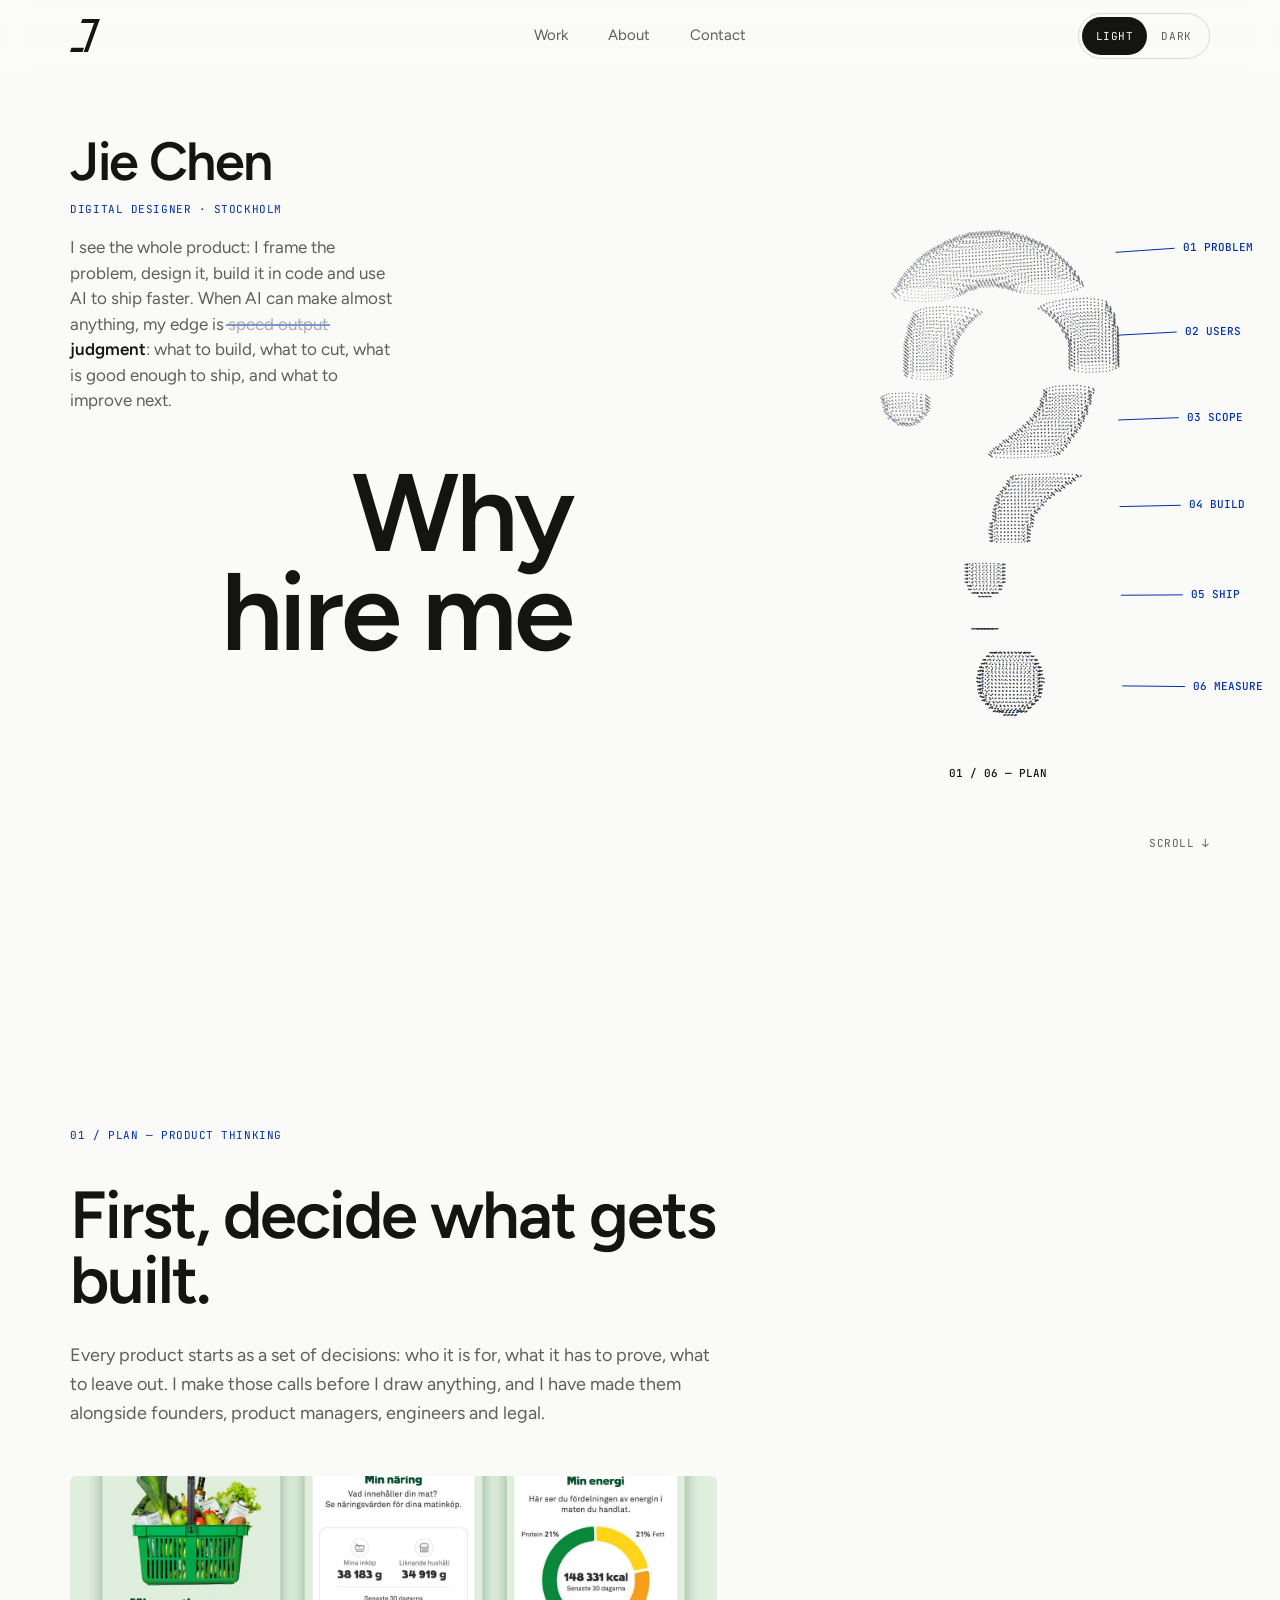
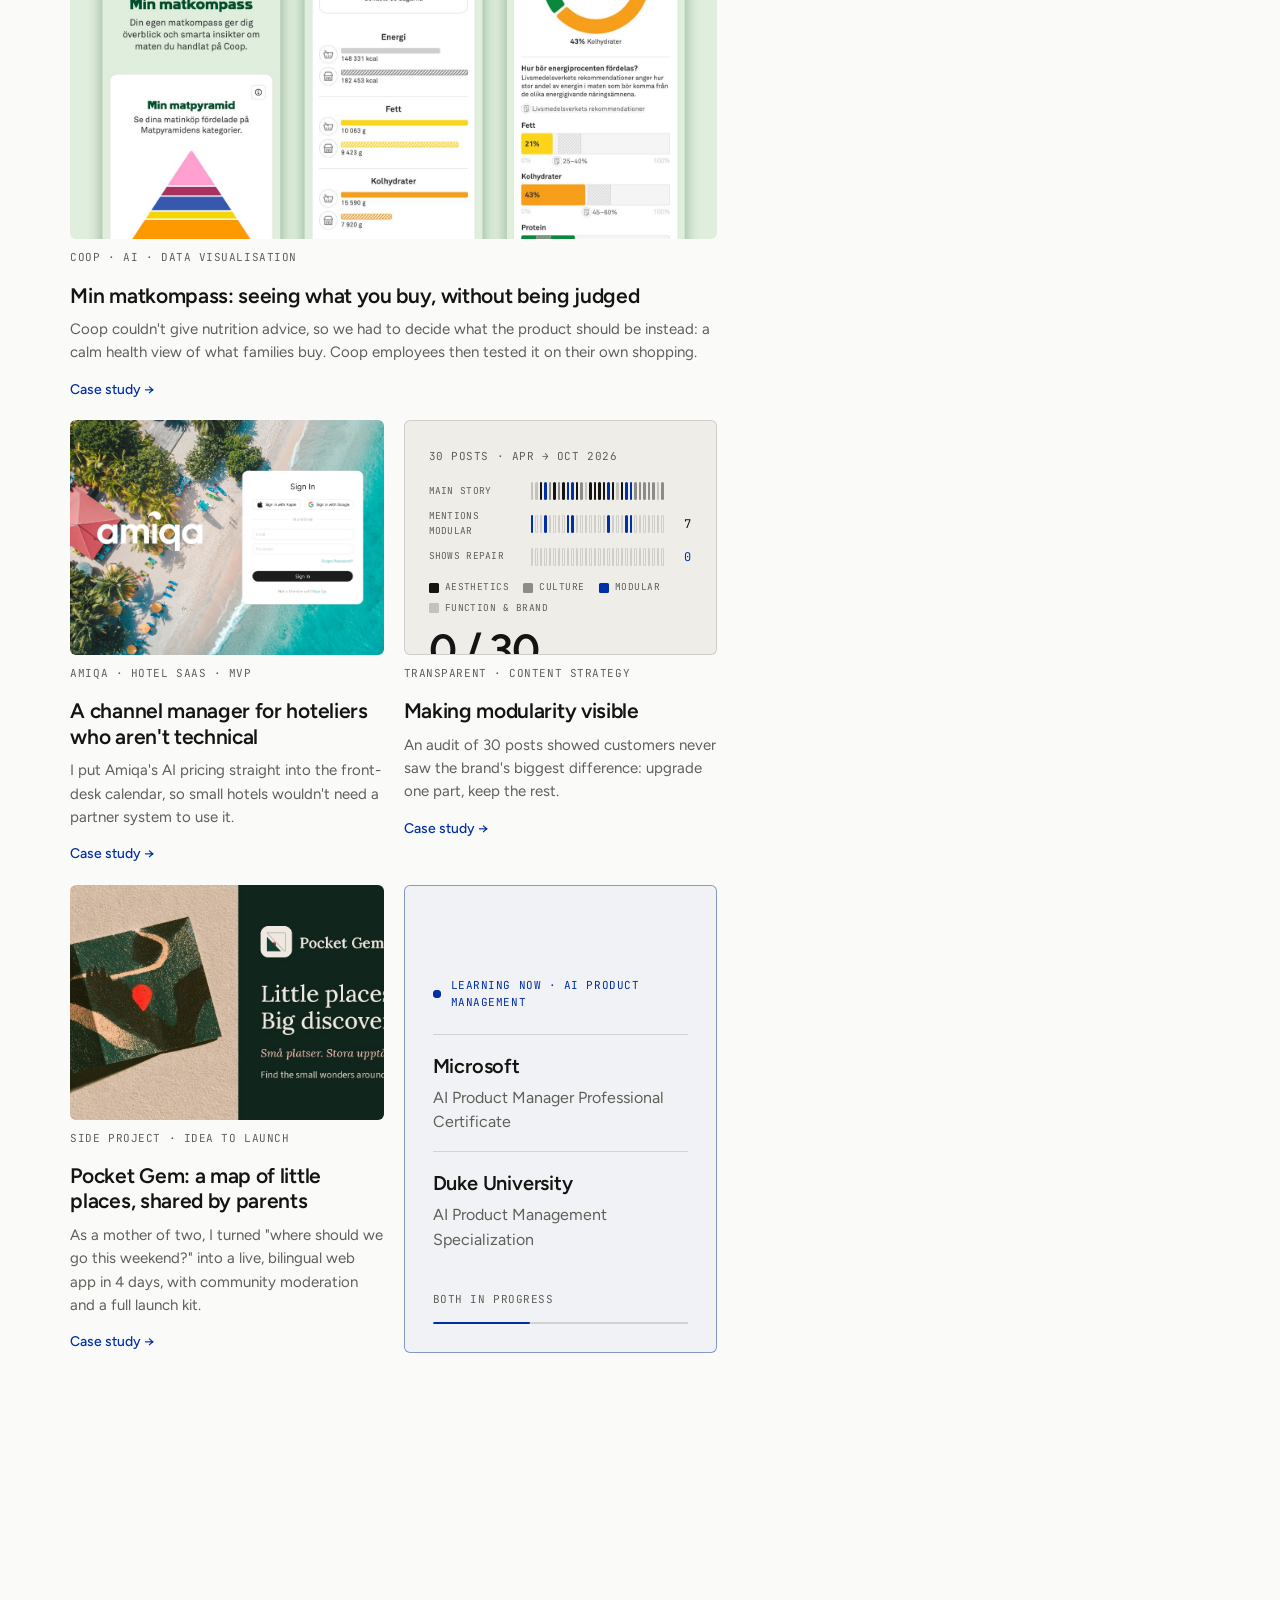
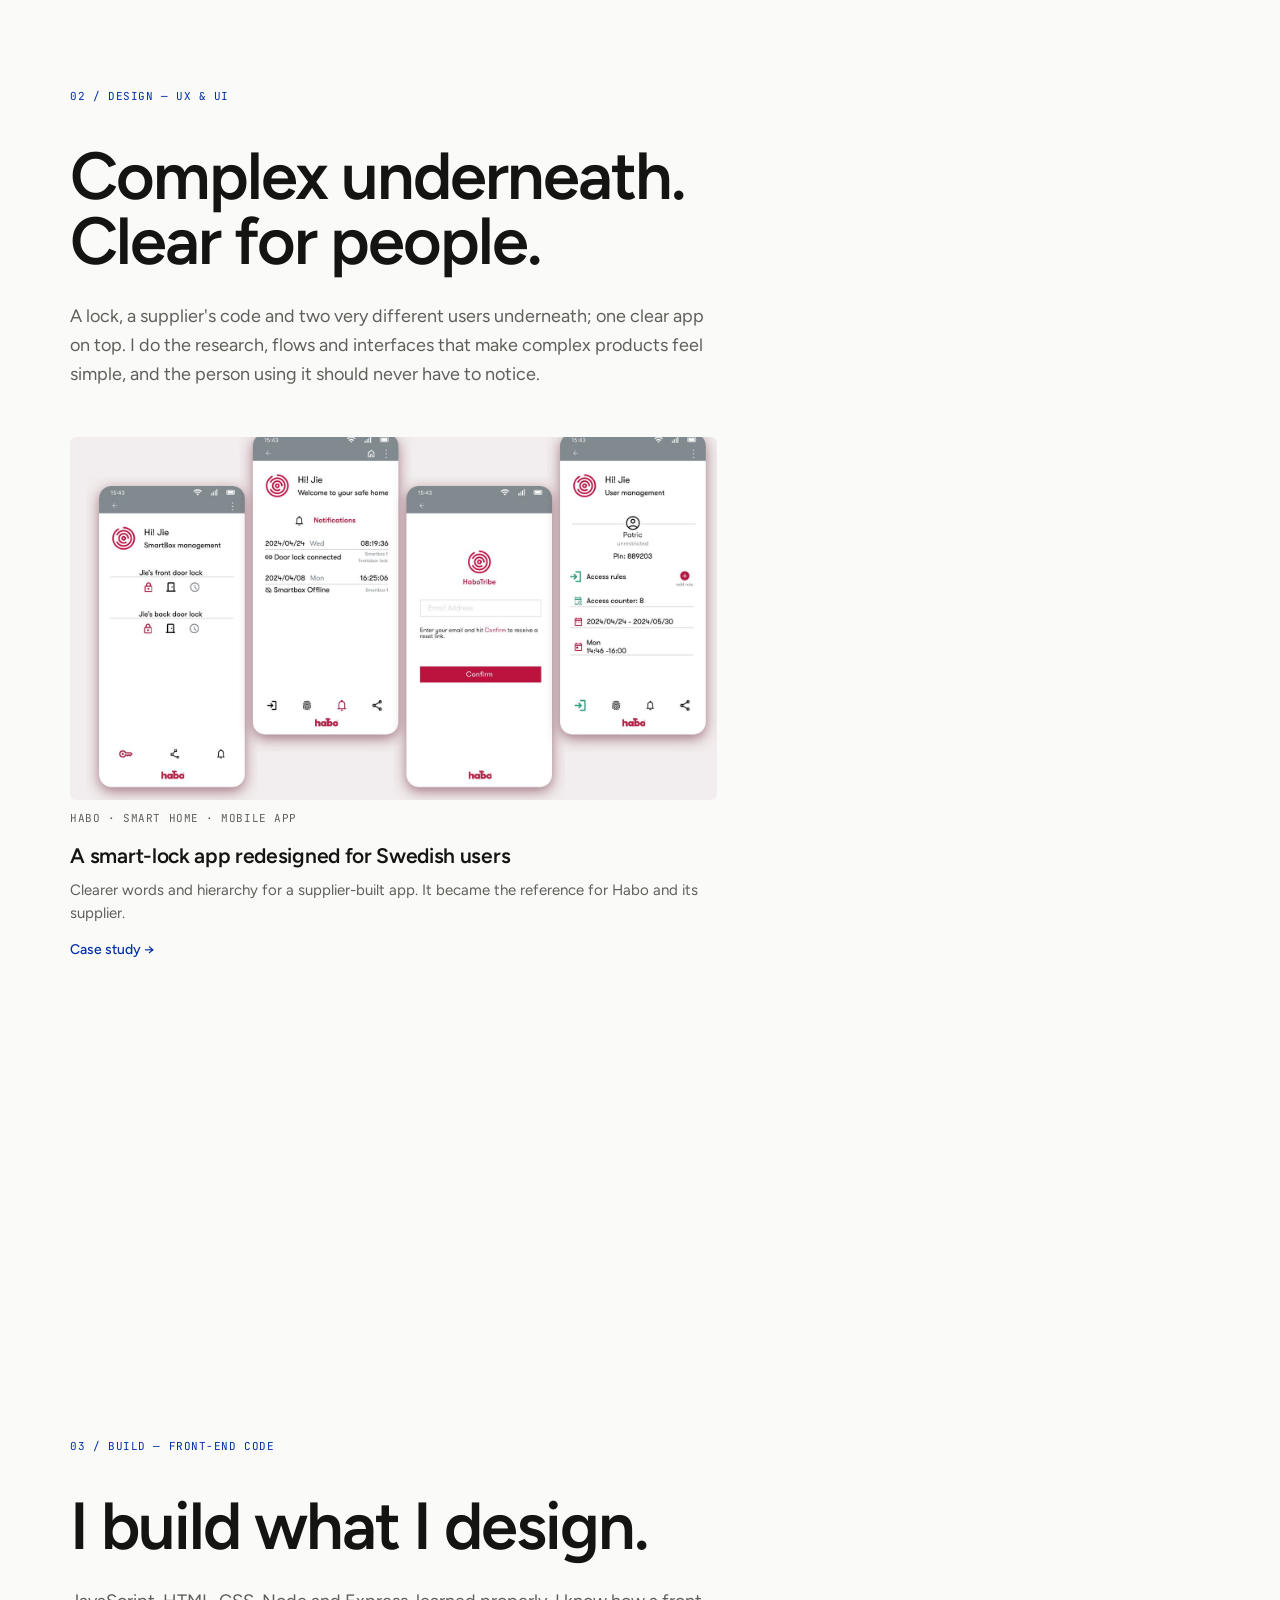
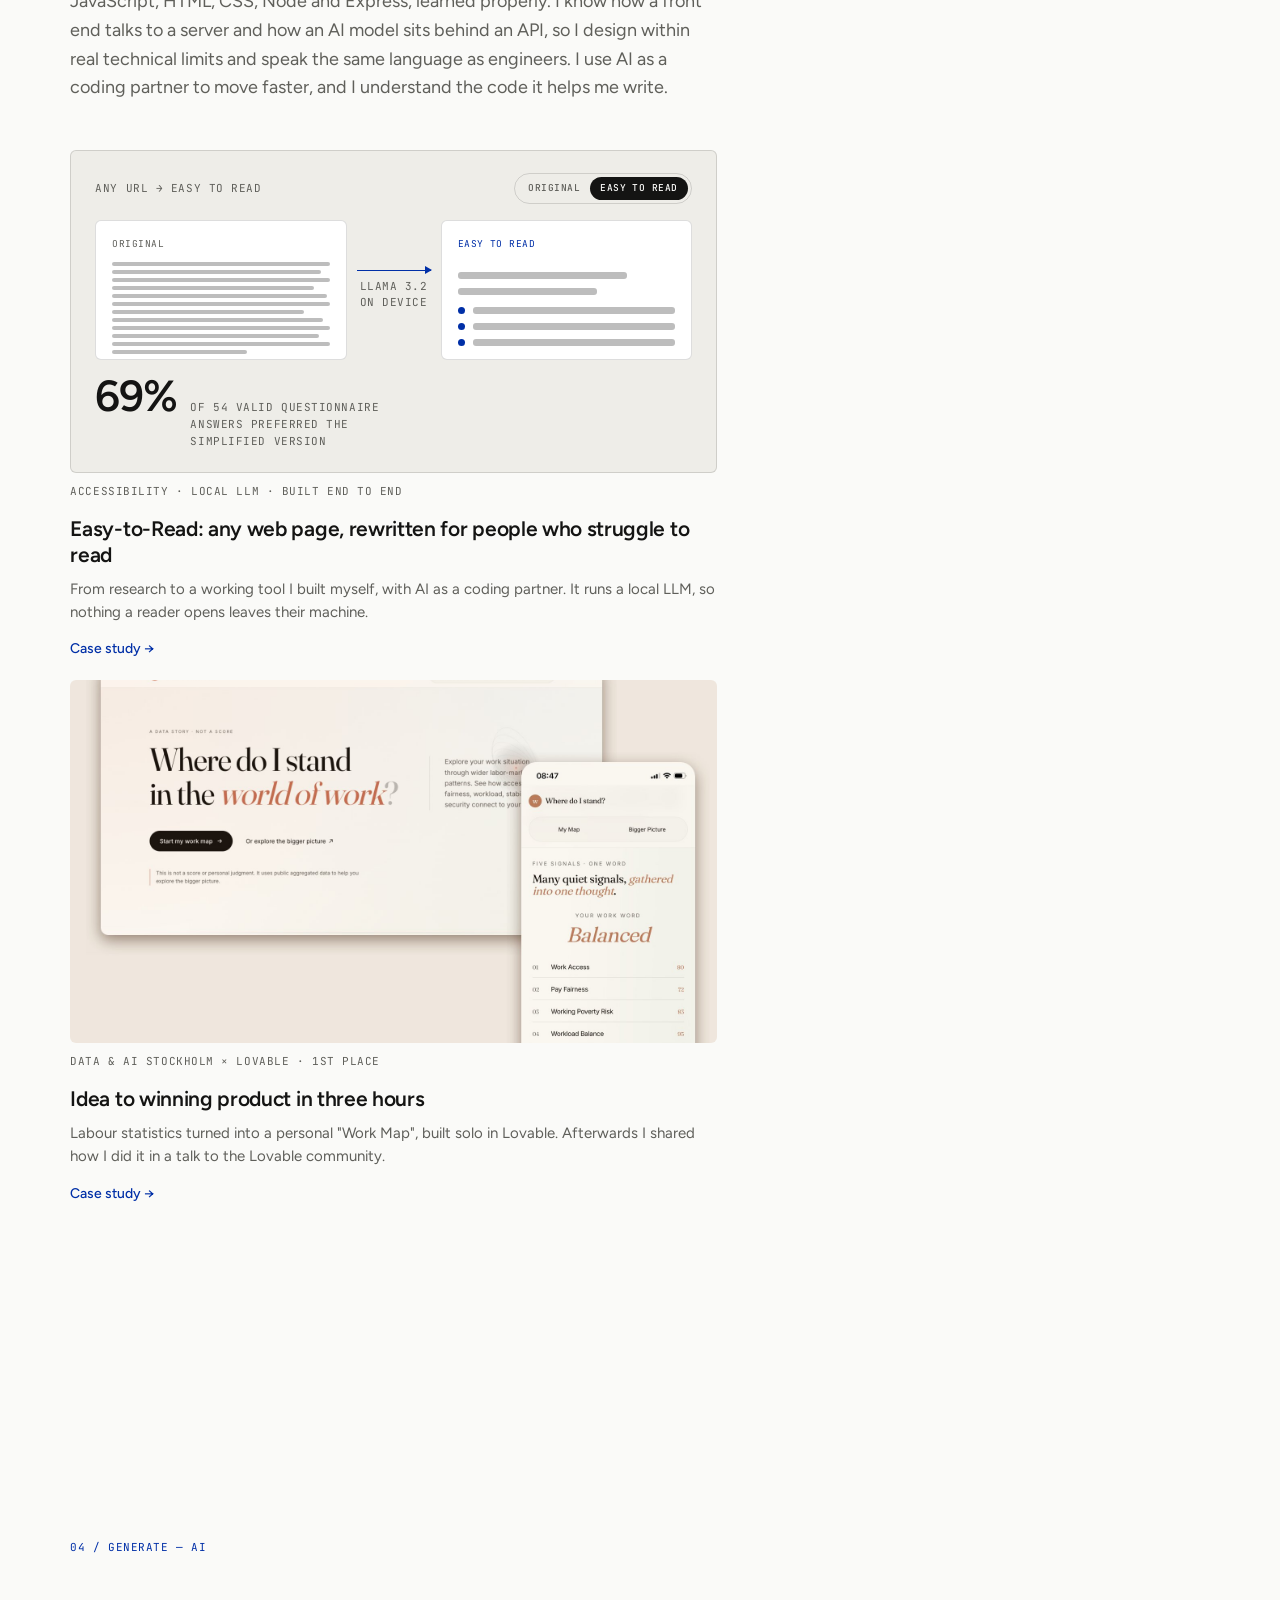
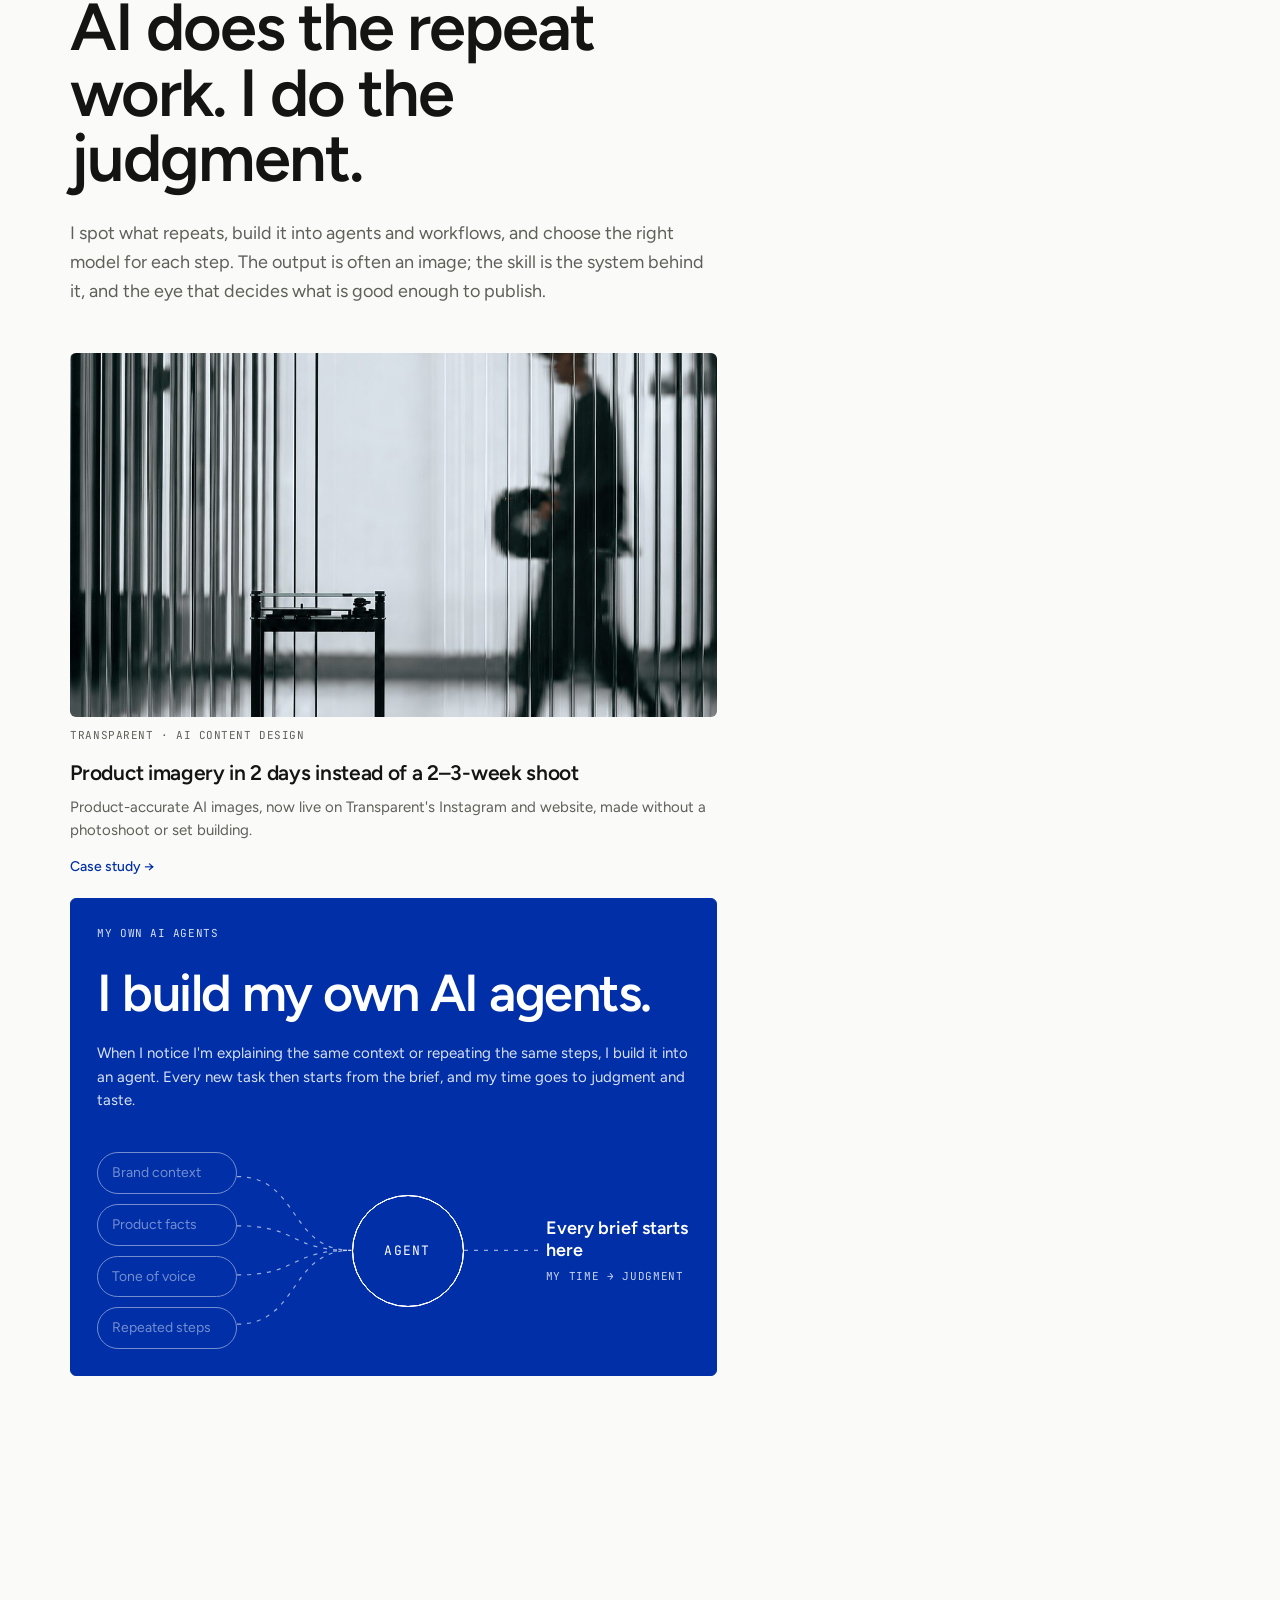
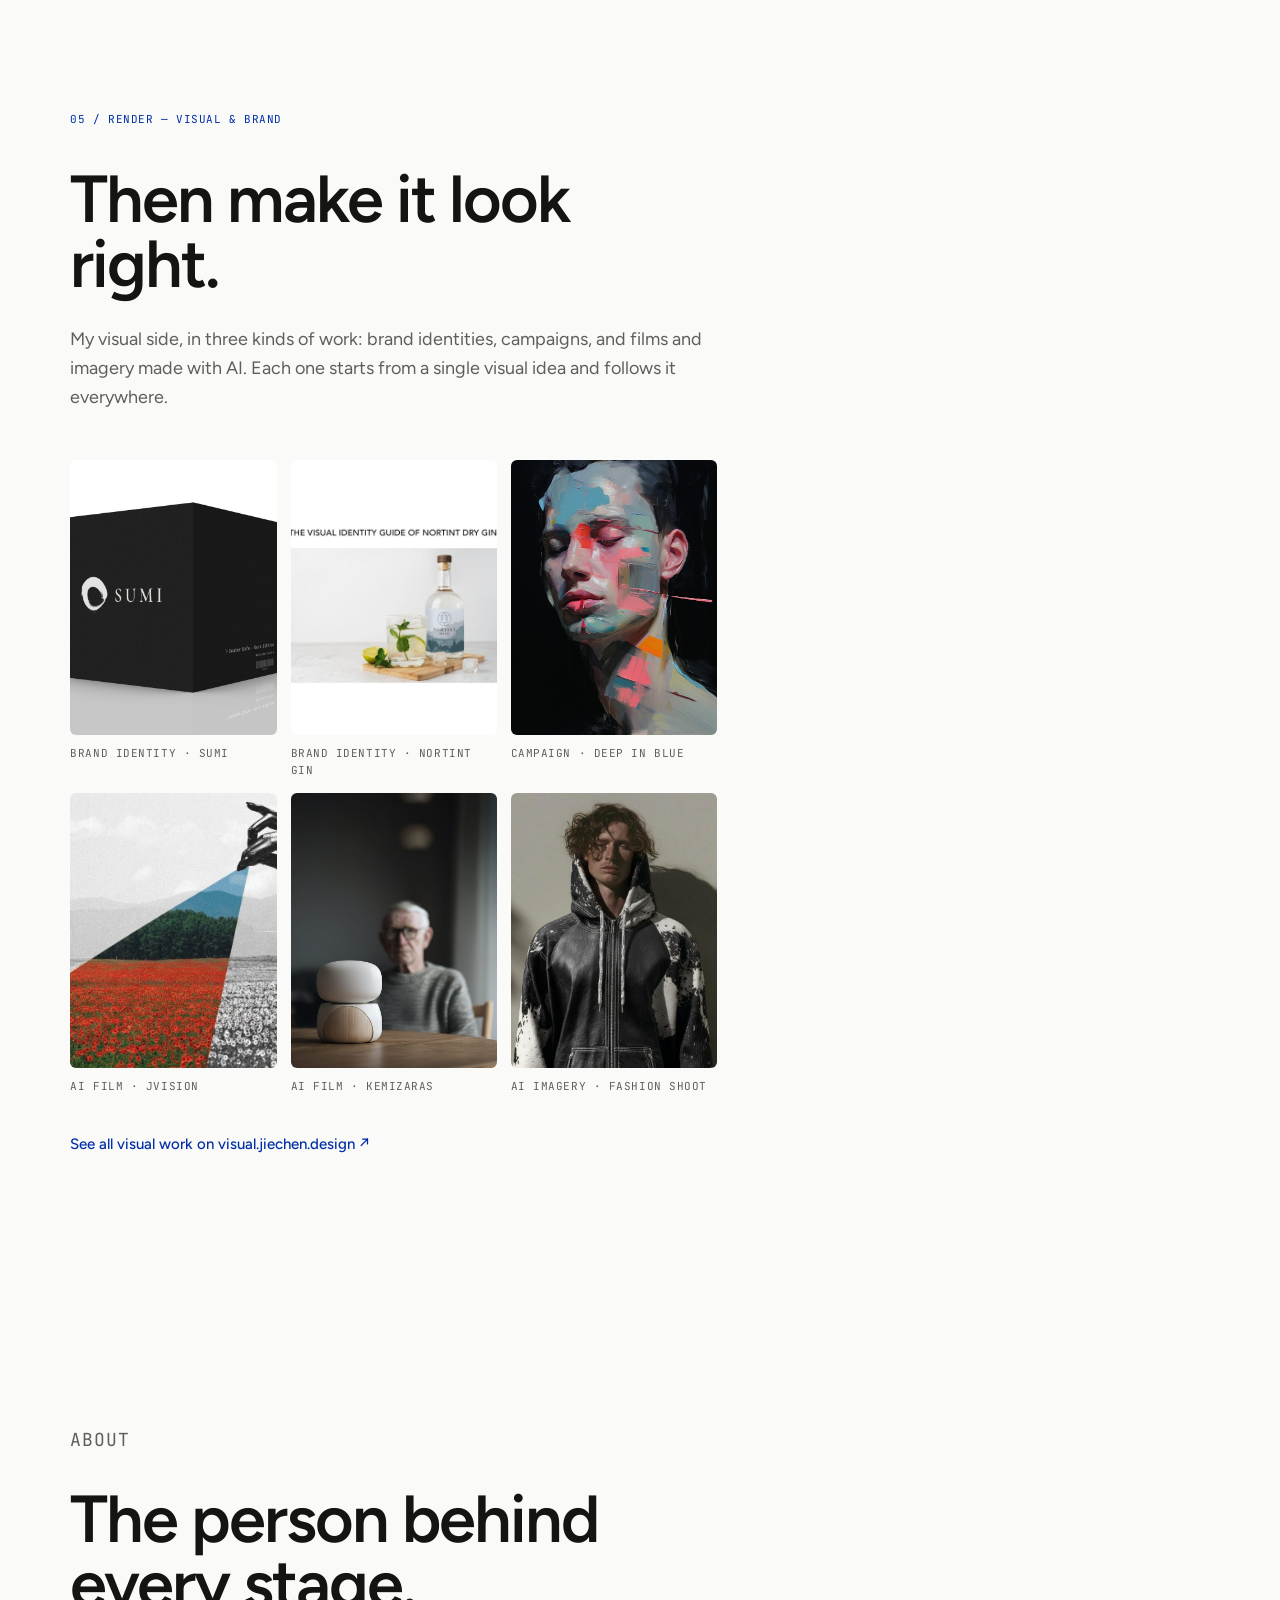
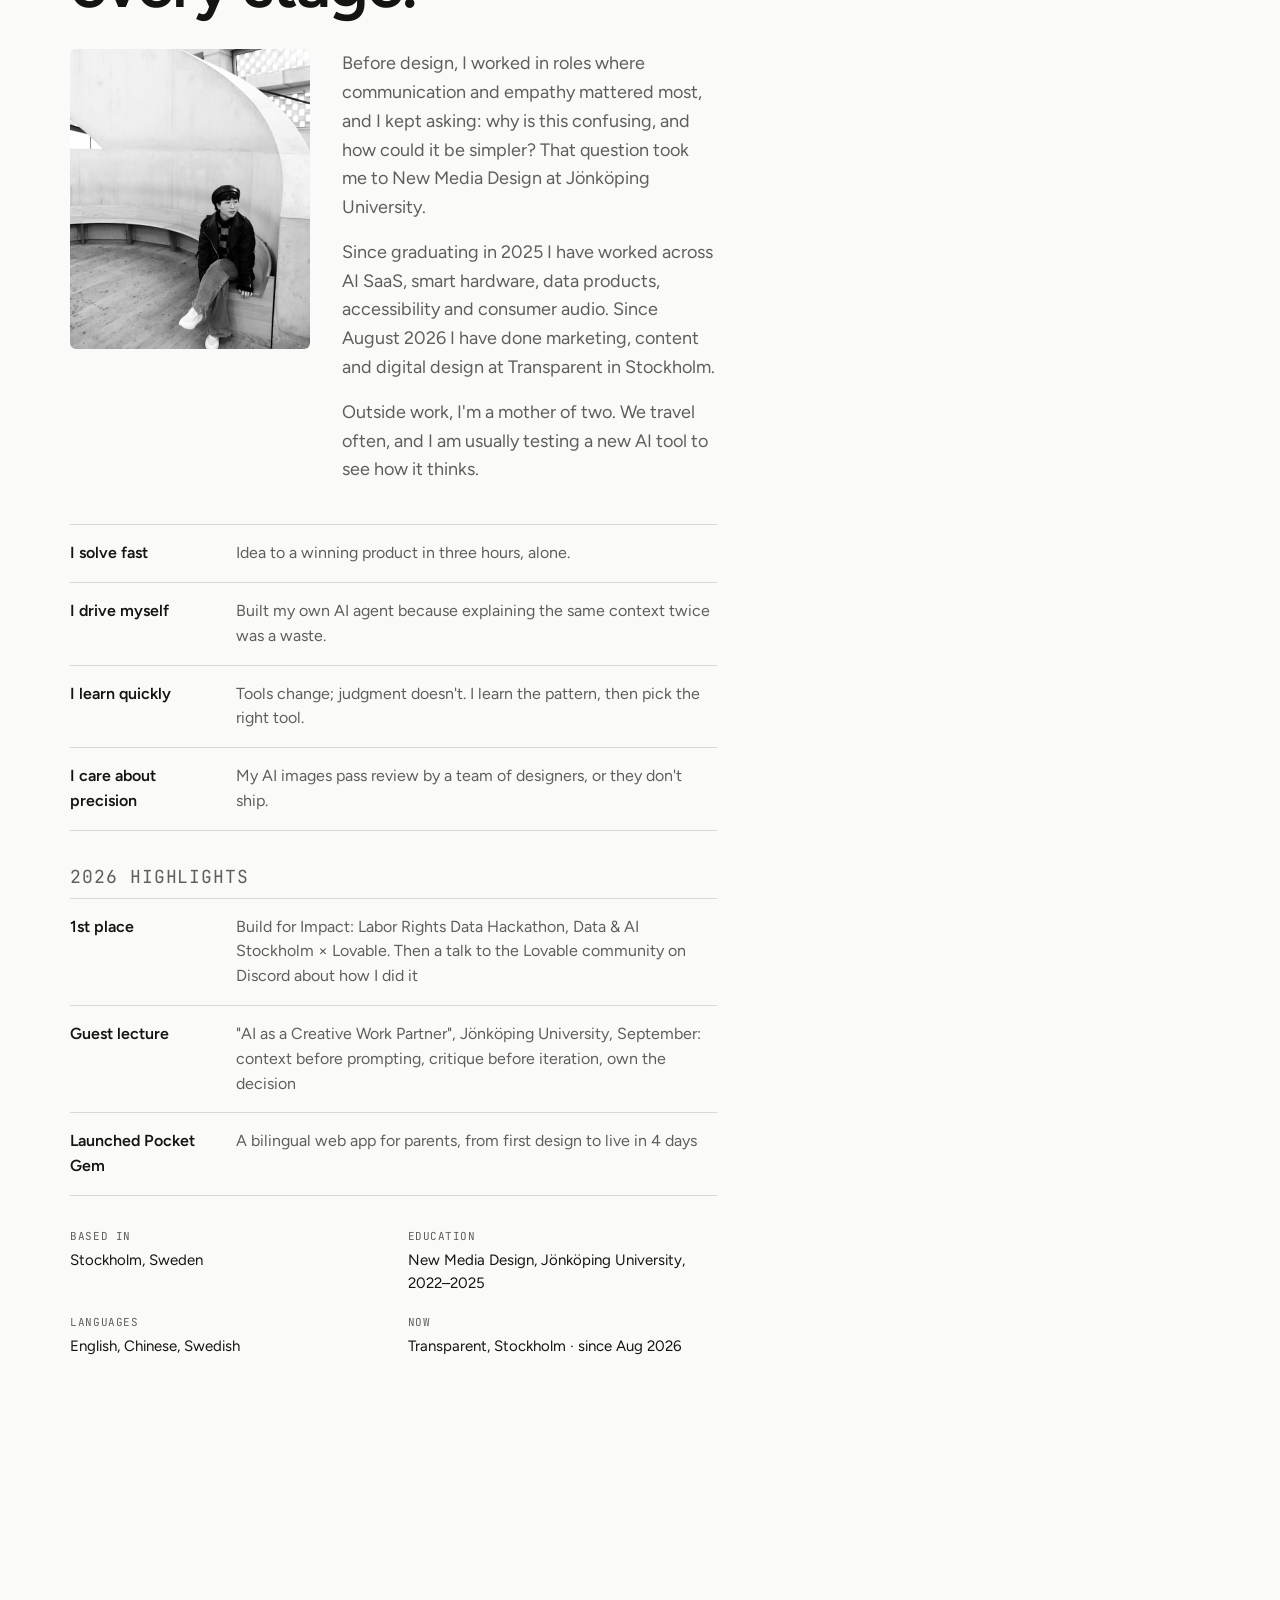
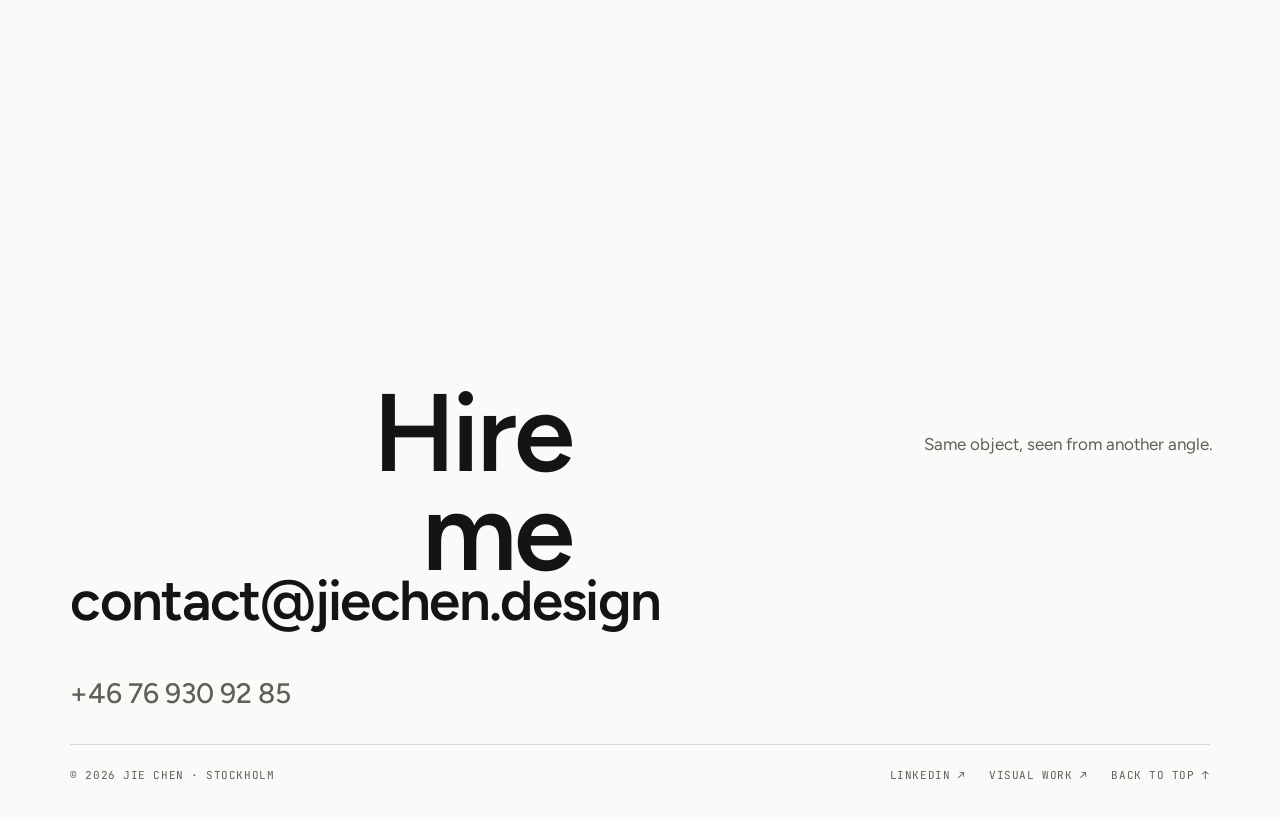
<file: index.html>
<!DOCTYPE html>
<html lang="en" data-mode="light">
<head>
<meta charset="utf-8">
<meta name="viewport" content="width=device-width, initial-scale=1">
<title>Jie Chen — Portfolio website</title>
<meta name="description" content="Jie Chen is a digital designer in Stockholm who sees the whole product: product thinking, UX/UI, front-end code and precise AI content.">
<script>
  /* set the mode before first paint so there is no flash */
  (function () {
    var m = null;
    try { m = localStorage.getItem('jc-mode'); } catch (e) {}
    if (m !== 'light' && m !== 'dark') m = window.matchMedia && matchMedia('(prefers-color-scheme: dark)').matches ? 'dark' : 'light';
    document.documentElement.setAttribute('data-mode', m);
  })();
</script>
<link rel="icon" href="data:image/svg+xml,%3Csvg xmlns=%22http://www.w3.org/2000/svg%22 viewBox=%22-60 -40 910 953%22%3E%3Cpath fill=%22%23141413%22 d=%22M328 0H788L474 873H359L635 108H288Z%22/%3E%3Cpath fill=%22%23141413%22 d=%22M36 763H366L328 873H0Z%22/%3E%3C/svg%3E">
<link rel="preconnect" href="https://fonts.googleapis.com">
<link rel="preconnect" href="https://fonts.gstatic.com" crossorigin>
<link href="https://fonts.googleapis.com/css2?family=Figtree:wght@400;500;600;700&family=JetBrains+Mono:wght@400;500&display=swap" rel="stylesheet">
<style>
/* =========================================================
   Tokens — light (V2) and dark (V3)
   ========================================================= */
:root {
  --bg: #FAFAF8;
  --ink: #141413;
  --soft: #5F5F5A;
  --line: rgba(20, 20, 19, 0.14);
  --acc: #002FA7;
  --on-acc: #FFFFFF;
  --card: #FFFFFF;
  --ph: #EEEDE8;
  --ph-ink: #6E6E68;
  --hdr: rgba(250, 250, 248, 0.82);
  --display: "Avenir Next", "Avenir", "Figtree", system-ui, -apple-system, sans-serif;
  --d-style: normal;
  --d-weight: 600;
  --d-track: -0.03em;
  --d-scale: 1;
  --pad: clamp(20px, 5.5vw, 80px);
  --ease: cubic-bezier(.2, .7, .1, 1);
}
[data-mode="dark"] {
  --bg: #0E1511;
  --ink: #ECE7DA;
  --soft: #A9AD9F;
  --line: rgba(236, 231, 218, 0.14);
  --acc: #D2BC86;
  --on-acc: #0E1511;
  --card: #131C17;
  --ph: #18221C;
  --ph-ink: #8F9488;
  --hdr: rgba(14, 21, 17, 0.8);
  --d-scale: 1;
}

* { box-sizing: border-box; }
html { background: var(--bg); color: var(--ink); transition: background-color .6s ease, color .6s ease; -webkit-text-size-adjust: 100%; }
body { margin: 0; font-family: "Avenir Next", "Avenir", "Figtree", system-ui, -apple-system, sans-serif; font-size: 16px; line-height: 1.55; -webkit-font-smoothing: antialiased; }
a { color: inherit; }
img { max-width: 100%; display: block; }
:focus-visible { outline: 2px solid var(--acc); outline-offset: 3px; }

.mono { font-family: "JetBrains Mono", ui-monospace, Menlo, monospace; font-size: 11px; letter-spacing: .05em; text-transform: uppercase; }
.disp { font-family: var(--display); font-style: var(--d-style); font-weight: var(--d-weight); letter-spacing: var(--d-track); }
.skip { position: absolute; left: 12px; top: -60px; z-index: 50; padding: 10px 14px; background: var(--ink); color: var(--bg); text-decoration: none; border-radius: 4px; }
.skip:focus { top: 12px; }

/* =========================================================
   The object: two fixed canvases, never catch the pointer
   ========================================================= */
#stage2d { position: fixed; inset: 0; width: 100%; height: 100%; z-index: 20; pointer-events: none; }
#stagegl { position: fixed; left: 0; top: 0; z-index: 21; pointer-events: none; opacity: 0; will-change: transform, opacity; }

/* =========================================================
   Header
   ========================================================= */
.hdr { position: fixed; left: 0; right: 0; top: 0; z-index: 10; height: 72px; padding: 0 var(--pad); display: grid; grid-template-columns: 1fr auto 1fr; align-items: center; gap: 24px; background: var(--hdr); -webkit-backdrop-filter: blur(14px); backdrop-filter: blur(14px); border-bottom: 1px solid transparent; transition: background-color .6s, border-color .4s; }
.hdr.scrolled { border-bottom-color: var(--line); }
.brand { font-weight: 600; font-size: 15px; letter-spacing: -0.01em; text-decoration: none; }
.nav { display: flex; gap: 40px; font-size: 15px; justify-self: center; }
.nav a { text-decoration: none; color: var(--soft); transition: color .2s; }
.nav a:hover { color: var(--ink); }
.hdr-r { display: flex; align-items: center; gap: 20px; justify-self: end; }
.modes { display: inline-flex; padding: 3px; border: 1px solid var(--line); border-radius: 999px; }
.modes button { height: 38px; min-width: 58px; padding: 0 14px; border: 0; border-radius: 999px; background: transparent; color: var(--soft); cursor: pointer; transition: background-color .35s, color .35s; }
.modes button[aria-pressed="true"] { background: var(--ink); color: var(--bg); }
.cta { display: inline-flex; align-items: center; height: 44px; padding: 0 20px; border-radius: 999px; background: var(--ink); color: var(--bg); text-decoration: none; font-size: 14px; font-weight: 500; transition: background-color .6s, color .6s; }

/* =========================================================
   Hero and the closing screen share one layout:
   the headline ends where the object begins
   ========================================================= */
.hero, .answer { position: relative; height: 100vh; height: 100svh; min-height: 560px; }
.big { position: absolute; margin: 0; white-space: nowrap; text-align: right; right: calc(100% - var(--hx, 50vw) + var(--hhalf, 150px) + 2.2vw); bottom: calc(100% - var(--hbase, 70vh)); font-size: calc(min(8.6vw, 15vh, 132px) * var(--d-scale)); line-height: .9; }
.big span { display: block; }
.hero-note { position: absolute; left: var(--pad); bottom: 44px; margin: 0; max-width: 34ch; font-size: 17px; line-height: 1.5; color: var(--soft); }
.hero-note p { margin: 0; }
@media (min-width: 900px) { .hero-note { top: calc(72px + 7vh); bottom: auto; max-width: 30ch; } }
@media (min-width: 900px) and (max-height: 780px) { .hero-note { top: calc(72px + 3vh); } .hero-name { font-size: calc(clamp(36px, 3.4vw, 52px) * var(--d-scale)); } .hero-intro { font-size: 15px; } }
.hero-name { color: var(--ink); font-size: calc(clamp(40px, 4.2vw, 64px) * var(--d-scale)); line-height: 1; }
.hero-role { margin-top: 12px !important; color: var(--acc); }
.hero-intro { margin-top: 18px !important; }
.hero-intro .jd { color: var(--ink); font-weight: 600; opacity: 0; animation: jdIn .5s 2.1s var(--ease) forwards; }
.hero-intro .jx { position: relative; display: inline-block; opacity: 0; animation: jxIn .35s var(--ease) forwards, jxFade .4s var(--ease) forwards; }
.hero-intro .jx::after { content: ""; position: absolute; left: -2px; right: -2px; top: calc(50% - 1px); height: 2px; background: var(--acc); transform: scaleX(0); transform-origin: left; animation: jxStrike .35s var(--ease) forwards; }
.hero-intro .jx:nth-of-type(1) { animation-delay: .6s, 1.15s; } .hero-intro .jx:nth-of-type(1)::after { animation-delay: .9s; }
.hero-intro .jx:nth-of-type(2) { animation-delay: 1.3s, 1.85s; } .hero-intro .jx:nth-of-type(2)::after { animation-delay: 1.6s; }
@keyframes jxIn { to { opacity: 1; } }
@keyframes jxFade { to { opacity: .5; } }
@keyframes jxStrike { to { transform: scaleX(1); } }
@keyframes jdIn { from { opacity: 0; transform: translateY(3px); } to { opacity: 1; transform: none; } }
.hero-intro .jd { display: inline-block; }
@media (prefers-reduced-motion: reduce) { .hero-intro .jd, .hero-intro .jx, .hero-intro .jx::after { animation: none; } .hero-intro .jd { opacity: 1; } .hero-intro .jx { opacity: .5; } .hero-intro .jx::after { transform: none; } }
.hero-hint { margin-top: 14px; font-size: 11px; letter-spacing: .06em; text-transform: uppercase; color: var(--soft); }
.hero-scroll { position: absolute; right: var(--pad); bottom: 48px; color: var(--soft); }

/* =========================================================
   Chapters
   ========================================================= */
.ch { position: relative; min-height: 150vh; padding: 24vh var(--pad) 12vh; }
.ch-in { max-width: min(calc(56vw - var(--pad)), 780px); display: flex; flex-direction: column; gap: 28px; }
.ch-num { color: var(--acc); }
.ch h2 { margin: 0; font-size: calc(clamp(40px, 5.2vw, 76px) * var(--d-scale)); line-height: .98; }
.ch-body { margin: 0; max-width: 54ch; font-size: 18px; line-height: 1.6; color: var(--soft); }
.cards { display: grid; grid-template-columns: repeat(2, minmax(0, 1fr)); gap: 20px; margin-top: 20px; }
.card { display: flex; flex-direction: column; gap: 10px; color: inherit; text-decoration: none; }
.card.wide { grid-column: 1 / -1; }
.card h3 { margin: 6px 0 0; font-size: 21px; line-height: 1.22; letter-spacing: -0.015em; font-weight: 600; }
.card p { margin: 0; font-size: 15px; line-height: 1.55; color: var(--soft); }
.card .tag { color: var(--soft); }
.card .more { margin-top: 4px; font-size: 14px; font-weight: 500; color: var(--acc); }
.card.note { padding: 26px; border: 1px solid var(--line); border-radius: 6px; background: var(--card); transition: background-color .6s, border-color .6s; }
.agent .ag-h { font-family: var(--display); font-size: clamp(30px, 4.2vw, 52px); line-height: 1.05; letter-spacing: -0.03em; margin: 14px 0 12px; }
.agent > p { max-width: 62ch; }
.ag { margin-top: 30px; display: grid; grid-template-columns: minmax(130px, 1.1fr) minmax(40px, .9fr) auto minmax(30px, .6fr) minmax(150px, 1.1fr); align-items: center; }
.ag-in { list-style: none; margin: 0; padding: 0; display: grid; gap: 10px; }
.ag-in li { font-size: 14px; padding: 9px 14px; border: 1px solid currentColor; border-radius: 999px; opacity: .45; animation: agPill 4s var(--ease) infinite; white-space: nowrap; }
.ag-in li:nth-child(2) { animation-delay: .5s; } .ag-in li:nth-child(3) { animation-delay: 1s; } .ag-in li:nth-child(4) { animation-delay: 1.5s; }
.ag-lines { width: 100%; height: 100%; min-height: 180px; overflow: visible; }
.ag-outl { min-height: 20px; }
.ag-lines path { fill: none; stroke: currentColor; stroke-width: 1.2; vector-effect: non-scaling-stroke; stroke-dasharray: 4 6; opacity: .6; animation: agFlow 1.6s linear infinite; }
.ag-core { position: relative; width: 112px; height: 112px; border-radius: 50%; border: 1.5px solid currentColor; display: flex; align-items: center; justify-content: center; }
.ag-core span { font-size: 13px; letter-spacing: .1em; text-transform: uppercase; }
.ag-core::before, .ag-core::after { content: ""; position: absolute; inset: -1px; border-radius: 50%; border: 1px solid currentColor; animation: agRing 3s ease-out infinite; }
.ag-core::after { animation-delay: 1.5s; }
.ag-out { display: flex; flex-direction: column; gap: 6px; padding-left: 6px; }
.ag-out b { font-size: 18px; font-weight: 600; line-height: 1.25; }
.ag-out span { font-size: 11px; letter-spacing: .06em; text-transform: uppercase; opacity: .8; }
@keyframes agPill { 0%, 100% { opacity: .45; } 15%, 35% { opacity: 1; } }
@keyframes agFlow { to { stroke-dashoffset: -20; } }
@keyframes agRing { 0% { transform: scale(1); opacity: .6; } 100% { transform: scale(1.6); opacity: 0; } }
@media (max-width: 760px) {
  .ag { grid-template-columns: 1fr; justify-items: start; gap: 14px; }
  .ag-in { grid-template-columns: 1fr 1fr; width: 100%; }
  .ag-lines { display: none; }
  .ag-core { width: 92px; height: 92px; margin: 6px 0; }
  .ag-out { padding-left: 0; }
}
@media (prefers-reduced-motion: reduce) { .ag-in li, .ag-lines path, .ag-core::before, .ag-core::after { animation: none; } .ag-in li { opacity: 1; } }
.tools .tl { list-style: none; margin: 22px 0 0; padding: 0; display: grid; grid-template-columns: repeat(4, 1fr); gap: 1px; background: var(--line); border: 1px solid var(--line); border-radius: 6px; overflow: hidden; }
.tools .tl li { background: var(--card); padding: 16px; display: flex; flex-direction: column; gap: 6px; transition: background-color .6s; }
.tools .tl-k { font-size: 10px; letter-spacing: .06em; text-transform: uppercase; color: var(--acc); }
.tools .tl li b { font-weight: 600; font-size: 15px; }
.tools .tl-d { font-size: 13px; line-height: 1.45; color: var(--soft); }
@media (max-width: 900px) { .tools .tl { grid-template-columns: repeat(2, 1fr); } }
@media (max-width: 480px) { .tools .tl { grid-template-columns: 1fr; } }
.card.note.feature { background: var(--acc); border-color: var(--acc); color: var(--on-acc); }
.card.note.feature p, .card.note.feature .tag { color: var(--on-acc); opacity: .85; }
.media { position: relative; overflow: hidden; border-radius: 6px; background: var(--ph); aspect-ratio: 4 / 3; transition: background-color .6s; }
.card.wide .media { aspect-ratio: 16 / 9; }
.media img { width: 100%; height: 100%; object-fit: cover; transition: transform .8s var(--ease); }
a.card:hover .media img { transform: scale(1.03); }
.slot { position: absolute; inset: 0; display: flex; align-items: center; justify-content: center; padding: 16px; text-align: center; border: 1px dashed var(--line); border-radius: 6px; color: var(--ph-ink); }
.todo { color: var(--acc); }
.gallery { display: grid; grid-template-columns: repeat(3, minmax(0, 1fr)); gap: 14px; margin-top: 20px; }
.gallery .media { aspect-ratio: 3 / 4; }
.gallery figure { margin: 0; display: flex; flex-direction: column; gap: 10px; }
.gallery figcaption { color: var(--soft); }

/* =========================================================
   About
   ========================================================= */
.about { padding: 18vh var(--pad) 18vh; }
.about-in { max-width: min(calc(56vw - var(--pad)), 780px); display: flex; flex-direction: column; gap: 32px; }
.about h2 { margin: 0; font-size: calc(clamp(40px, 5.2vw, 76px) * var(--d-scale)); line-height: .98; }
.about-row { display: flex; gap: 32px; align-items: flex-start; flex-wrap: wrap; }
.about-row .media { flex: 0 0 240px; aspect-ratio: 4 / 5; }
.about-row > div { flex: 1 1 280px; min-width: 0; display: flex; flex-direction: column; gap: 16px; }
.about p { margin: 0; font-size: 18px; line-height: 1.6; color: var(--soft); }
.traits { list-style: none; margin: 8px 0 0; padding: 0; display: flex; flex-direction: column; }
.traits li { display: grid; grid-template-columns: 150px 1fr; gap: 16px; padding: 16px 0; border-top: 1px solid var(--line); font-size: 16px; }
.traits li:last-child { border-bottom: 1px solid var(--line); }
.traits b { font-weight: 600; }
.traits span { color: var(--soft); }
.facts { margin: 0; display: grid; grid-template-columns: repeat(2, minmax(0, 1fr)); gap: 18px 28px; }
.facts dt { color: var(--soft); margin-bottom: 4px; }
.facts dd { margin: 0; font-size: 15px; }

/* =========================================================
   The answer
   ========================================================= */
.answer-note { position: absolute; left: calc(var(--hx, 50vw) + var(--hhalf, 150px) + 3vw); top: calc(var(--hbase, 70vh) - 150px); max-width: 30ch; margin: 0; color: var(--soft); font-size: 17px; }
.contact { position: absolute; left: var(--pad); right: var(--pad); bottom: 36px; display: flex; flex-direction: column; gap: 28px; }
.email { font-family: var(--display); font-style: var(--d-style); font-weight: var(--d-weight); letter-spacing: var(--d-track); font-size: calc(clamp(30px, 4.4vw, 64px) * var(--d-scale)); line-height: 1; text-decoration: none; word-break: break-word; }
.email:hover { color: var(--acc); }
.phone { display: block; width: fit-content; margin-top: 16px; font-family: var(--display); font-weight: 500; letter-spacing: -0.01em; font-size: clamp(20px, 2.2vw, 30px); color: var(--soft); text-decoration: none; }
.phone:hover { color: var(--acc); }
.foot { display: flex; justify-content: space-between; gap: 20px; flex-wrap: wrap; padding-top: 22px; border-top: 1px solid var(--line); color: var(--soft); }
.foot a { text-decoration: none; }
.foot a:hover { color: var(--ink); }

/* =========================================================
   Reveal
   ========================================================= */
.rv { opacity: 0; transform: translateY(28px); transition: opacity .9s var(--ease), transform .9s var(--ease); }
.rv.in { opacity: 1; transform: none; }

/* =========================================================
   Narrow screens: the object becomes a mark in the header
   ========================================================= */
@media (max-width: 899px) {
  .nav { display: none; }
  .cta { display: none; }
  .hdr { height: 64px; display: flex; justify-content: space-between; }
  /* each chapter opens with its own stage: the object morphs there and scrolls with it */
  .ch { min-height: 0; padding: calc(var(--slot, 0px) + 5vh) var(--pad) 10vh; }
  .ch-in, .about-in { max-width: none; }
  .cards { grid-template-columns: minmax(0, 1fr); }
  .gallery { grid-template-columns: repeat(2, minmax(0, 1fr)); }
  .big { font-size: calc(min(14vw, 9vh) * var(--d-scale)); }
  .hero-note { bottom: 84px; }
  .hero-scroll { left: var(--pad); right: auto; bottom: 44px; }
  .answer-note { display: none; }
  .traits li { grid-template-columns: minmax(0, 1fr); gap: 4px; }
}
@media (max-width: 420px) {
  .modes button { min-width: 50px; padding: 0 10px; }
}
@media (prefers-reduced-motion: reduce) {
  html { transition: none; }
  .rv { opacity: 1; transform: none; transition: none; }
}

/* =========================================================
   Additions: logo, metric covers, case reader
   ========================================================= */
.brand { display: inline-flex; align-items: center; gap: 10px; }
.brand { justify-self: start; }
.brand .logo { width: 30px; height: 33px; flex: none; }
.foot-links { display: flex; gap: 24px; flex-wrap: wrap; }

/* metric covers: the result is the picture */
.media.cover { display: flex; flex-direction: column; justify-content: flex-end; gap: 10px; padding: 26px; background: var(--ph); border: 1px solid var(--line); }
.media.cover::before { content: ""; position: absolute; inset: 0; background: radial-gradient(120% 90% at 100% 0%, color-mix(in srgb, var(--acc) 14%, transparent), transparent 60%); pointer-events: none; }
.cv-big { position: relative; font-size: calc(clamp(38px, 4.6vw, 68px) * var(--d-scale)); line-height: .95; color: var(--ink); }
.cv-sub { position: relative; color: var(--soft); max-width: 32ch; }
a.card:hover .media.cover { border-color: var(--acc); }
.card.wide .media.cover { aspect-ratio: 16 / 7; }
.more-link { align-self: flex-start; margin-top: 10px; font-size: 15px; font-weight: 500; color: var(--acc); text-decoration: none; }
.more-link:hover { text-decoration: underline; text-underline-offset: 4px; }
.gallery figure .media img { transition: transform .8s var(--ease); }
.gallery figure:hover .media img { transform: scale(1.03); }

.hl { display: flex; flex-direction: column; gap: 6px; }
.hl-k { margin: 0; color: var(--acc); }
.hl ul { list-style: none; margin: 0; padding: 0; }
.hl li { display: grid; grid-template-columns: 150px 1fr; gap: 16px; padding: 16px 0; border-top: 1px solid var(--line); font-size: 16px; }
.hl li:last-child { border-bottom: 1px solid var(--line); }
.hl b { font-weight: 600; } .hl span { color: var(--soft); }
@media (max-width: 899px) { .hl li { grid-template-columns: minmax(0, 1fr); gap: 4px; } }

/* audit chart */
.media.viz { display: flex; flex-direction: column; justify-content: space-between; gap: 14px; padding: 22px 24px; background: var(--ph); border: 1px solid var(--line); }
.vz-head { color: var(--soft); }
.vz-rows { display: flex; flex-direction: column; gap: 9px; }
.vz-row { display: grid; grid-template-columns: 92px 1fr 18px; align-items: center; gap: 10px; }
.vz-l { color: var(--soft); font-size: 9.5px; letter-spacing: .03em; }
.vz-n { text-align: right; color: var(--ink); font-size: 12px; }
.vz-n.acc { color: var(--acc); }
.vz-cells { display: grid; grid-template-columns: repeat(30, minmax(0, 1fr)); gap: 2px; }
.viz .c { display: block; height: 18px; border-radius: 1.5px; }
.viz .c.ae { background: var(--ink); }
.viz .c.cu { background: color-mix(in srgb, var(--ink) 45%, transparent); }
.viz .c.mo { background: var(--acc); }
.viz .c.fn { background: color-mix(in srgb, var(--ink) 20%, transparent); }
.viz .c.br { background: color-mix(in srgb, var(--ink) 20%, transparent); }
.viz .c.on { background: var(--acc); }
.viz .c.off { background: transparent; box-shadow: inset 0 0 0 1px var(--line); }
.vz-key { display: flex; flex-wrap: wrap; gap: 6px 14px; color: var(--soft); font-size: 9.5px; }
.vz-key span { display: inline-flex; align-items: center; gap: 6px; }
.vz-key .c { width: 10px; height: 10px; }
.vz-foot { display: flex; align-items: baseline; gap: 14px; flex-wrap: wrap; }
.vz-foot .cv-big { font-size: calc(clamp(30px, 3.4vw, 50px) * var(--d-scale)); }
@media (max-width: 899px) { .vz-row { grid-template-columns: 74px 1fr 16px; } .viz .c { height: 14px; } }

/* easy-to-read illustration */
.media.e2r { display: flex; flex-direction: column; justify-content: space-between; gap: 16px; padding: 22px 24px; background: var(--ph); border: 1px solid var(--line); }
.card.wide .media.e2r { aspect-ratio: 16 / 8; }
.e2-top { display: flex; justify-content: space-between; align-items: center; gap: 12px; color: var(--soft); }
.e2-tog { display: inline-flex; padding: 3px; border: 1px solid var(--line); border-radius: 999px; font-size: 9.5px; }
.e2-tog b { font-weight: 500; padding: 4px 10px; border-radius: 999px; color: var(--soft); }
.e2-tog b.on { background: var(--ink); color: var(--bg); }
.e2-stage { flex: 1; display: grid; grid-template-columns: 1fr 74px 1fr; align-items: stretch; gap: 10px; min-height: 0; }
.e2-doc { position: relative; display: flex; flex-direction: column; gap: 10px; padding: 16px 16px 14px; border-radius: 6px; background: var(--card); border: 1px solid var(--line); overflow: hidden; }
.e2-tag { color: var(--soft); font-size: 9.5px; }
.e2-tag.acc { color: var(--acc); }
.e2-lines { display: flex; flex-direction: column; gap: 5px; }
.e2-lines i, .e2-doc li i { display: block; height: 5px; border-radius: 3px; background: color-mix(in srgb, var(--ink) 28%, transparent); }
.dense .e2-lines { gap: 4px; }
.dense .e2-lines i { height: 4px; }
.simple .e2-h { height: 11px; width: 52%; border-radius: 3px; background: var(--ink); }
.simple .e2-lines { gap: 9px; }
.simple .e2-lines i { height: 7px; }
.simple ul { list-style: none; margin: 2px 0 0; padding: 0; display: flex; flex-direction: column; gap: 9px; }
.simple li { display: flex; align-items: center; gap: 8px; }
.simple li::before { content: ""; flex: none; width: 7px; height: 7px; border-radius: 50%; background: var(--acc); }
.simple li i { height: 7px; flex: 1; max-width: none; }
.e2-mid { display: flex; flex-direction: column; align-items: center; justify-content: center; gap: 8px; text-align: center; color: var(--soft); font-size: 9px; line-height: 1.4; }
.e2-arrow { position: relative; width: 100%; height: 1px; background: var(--acc); }
.e2-arrow::after { content: ""; position: absolute; right: -1px; top: -4px; border: 4.5px solid transparent; border-left: 7px solid var(--acc); border-right: 0; }
@media (max-width: 899px) { .card.wide .media.e2r { aspect-ratio: auto; min-height: 330px; } .e2-stage { grid-template-columns: 1fr 44px 1fr; } .e2-mid span.mono { display: none; } }

/* learning panel: sits beside the side project */
.learn { display: flex; flex-direction: column; justify-content: flex-end; gap: 22px; padding: 28px; border: 1px solid var(--line); border-radius: 6px; align-self: stretch; }
.learn .tag { color: var(--acc); }
.learn ul { list-style: none; margin: 0; padding: 0; display: flex; flex-direction: column; }
.learn li { display: flex; flex-direction: column; gap: 4px; padding: 16px 0; border-top: 1px solid var(--line); font-size: 16px; }
.learn li b { font-weight: 600; font-size: 20px; letter-spacing: -0.01em; }
.learn li span { color: var(--soft); }
.learn-st { color: var(--soft); }
.learn { position: relative; overflow: hidden; border-color: color-mix(in srgb, var(--acc) 35%, var(--line)); background: color-mix(in srgb, var(--acc) 4%, transparent); }
.learn-tag { display: inline-flex; align-items: center; gap: 10px; }
.live { position: relative; width: 8px; height: 8px; border-radius: 50%; background: var(--acc); flex: none; }
.live::after { content: ""; position: absolute; inset: 0; border-radius: 50%; background: var(--acc); animation: livePulse 1.8s ease-out infinite; }
@keyframes livePulse { 0% { transform: scale(1); opacity: .7; } 100% { transform: scale(3.2); opacity: 0; } }
.learn-bar { position: relative; display: block; height: 2px; background: var(--line); border-radius: 2px; overflow: hidden; margin-top: -8px; }
.learn-bar i { position: absolute; top: 0; bottom: 0; left: 0; width: 38%; border-radius: 2px; background: var(--acc); animation: learnRun 2.6s cubic-bezier(.6, 0, .4, 1) infinite; }
@keyframes learnRun { 0% { transform: translateX(-100%); } 100% { transform: translateX(270%); } }
.learn::before { content: ""; position: absolute; inset: 0; pointer-events: none; background: linear-gradient(110deg, transparent 35%, color-mix(in srgb, var(--acc) 10%, transparent) 50%, transparent 65%); transform: translateX(-100%); animation: learnSheen 5s ease-in-out 1s infinite; }
@keyframes learnSheen { 0%, 60% { transform: translateX(-100%); } 100% { transform: translateX(100%); } }
@media (prefers-reduced-motion: reduce) { .live::after, .learn-bar i, .learn::before { animation: none; } .learn-bar i { width: 50%; } }

/* case reader */
html.case-open { overflow: hidden; }
.case { position: fixed; inset: 0; z-index: 40; overflow-y: auto; overscroll-behavior: contain; background: color-mix(in srgb, var(--bg) 55%, transparent); -webkit-backdrop-filter: blur(10px); backdrop-filter: blur(10px); opacity: 0; transition: opacity .3s ease; }
.case.on { opacity: 1; }
.case-sheet { position: relative; max-width: 860px; min-height: 100%; margin: 0 auto; background: var(--bg); border-left: 1px solid var(--line); border-right: 1px solid var(--line); transform: translateY(24px); transition: transform .45s var(--ease); }
.case.on .case-sheet { transform: none; }
.case-bar { position: sticky; top: 0; z-index: 2; display: flex; justify-content: space-between; align-items: center; gap: 16px; height: 64px; padding: 0 clamp(20px, 5vw, 56px); background: var(--hdr); -webkit-backdrop-filter: blur(14px); backdrop-filter: blur(14px); border-bottom: 1px solid var(--line); color: var(--soft); }
.case-close { height: 40px; padding: 0 16px; border: 1px solid var(--line); border-radius: 999px; background: transparent; color: var(--ink); cursor: pointer; }
.case-close:hover { border-color: var(--ink); }
.case-body { padding: 48px clamp(20px, 5vw, 56px) 96px; display: flex; flex-direction: column; gap: 34px; }
.case-body h2 { margin: 0; font-size: calc(clamp(34px, 4.4vw, 58px) * var(--d-scale)); line-height: 1.02; }
.case-lead { margin: -14px 0 0; font-size: 20px; line-height: 1.5; color: var(--soft); max-width: 46ch; }
.case-meta { margin: 0; display: grid; grid-template-columns: repeat(auto-fit, minmax(170px, 1fr)); gap: 18px 24px; padding: 22px 0; border-top: 1px solid var(--line); border-bottom: 1px solid var(--line); }
.case-meta dt { color: var(--soft); margin-bottom: 4px; }
.case-meta dd { margin: 0; font-size: 15px; line-height: 1.45; }
.case-body section { display: flex; flex-direction: column; gap: 12px; }
.case-body section p, .case-body li { margin: 0; font-size: 17px; line-height: 1.65; color: var(--soft); }
.case-body b, .case-body i { color: var(--ink); }
.case-body b { font-weight: 600; }
.case-body ul { margin: 0; padding: 0 0 0 1.1em; display: flex; flex-direction: column; gap: 10px; }
.case-k { color: var(--acc); margin: 0 !important; font-size: 11px !important; }
.case-r { padding: 26px; border-radius: 6px; background: var(--card); border: 1px solid var(--line); }
.case-r li { color: var(--ink); }
.case-imgs { display: grid; gap: 12px; }
.case-chart { margin: 0; display: flex; flex-direction: column; gap: 8px; }
.case-chart figcaption { color: var(--soft); text-transform: none; letter-spacing: 0; font-size: 12px; }
.case-chart .media.viz { aspect-ratio: auto; min-height: 300px; border-radius: 6px; }
.case-chart .media.e2r { aspect-ratio: 16 / 9; border-radius: 6px; }
.case-chart .vz-cells .c { height: 24px; }
.case-imgs.n2 { grid-template-columns: repeat(2, minmax(0, 1fr)); }
.case-imgs img, .case-pair img { width: 100%; border-radius: 6px; background: var(--ph); }
.case-imgs.n2 img { aspect-ratio: 3 / 4; object-fit: cover; }
.case-pair { margin: 0; display: flex; gap: 12px; align-items: flex-start; }
.case-pair > div { flex: 1 1 0; min-width: 0; }
.case-pair img { height: auto; display: block; background: none; }
.case-pair figcaption { margin-top: 8px; color: var(--soft); }
.case-fig { margin: 0; display: flex; flex-direction: column; gap: 8px; }
.case-fig img { width: 100%; border-radius: 6px; background: var(--ph); }
.case-fig figcaption { color: var(--soft); text-transform: none; letter-spacing: 0; font-size: 12px; }
.arch { margin: 0; }
.arch-row { display: grid; grid-template-columns: 1fr 3.2fr 1fr; gap: 10px; align-items: stretch; }
.arch-local { border: 1px dashed var(--soft); border-radius: 10px; padding: 26px 10px 10px; position: relative; }
.arch-cap { position: absolute; top: 8px; left: 12px; font-size: 10px; letter-spacing: .06em; text-transform: uppercase; color: var(--soft); }
.arch-in { display: grid; grid-template-columns: repeat(3, 1fr); gap: 10px; height: 100%; }
.arch-n { position: relative; display: flex; flex-direction: column; gap: 8px; padding: 14px; border: 1px solid var(--line); border-radius: 8px; background: var(--card); }
.arch-n span { font-size: 10px; letter-spacing: .06em; text-transform: uppercase; color: var(--soft); }
.arch-n b { font-weight: 600; font-size: 14px; line-height: 1.35; }
.arch-n.acc { border-color: var(--acc); }
.arch-n.acc span { color: var(--acc); }
.arch figcaption { margin-top: 10px; color: var(--soft); }
@media (max-width: 760px) { .arch-row, .arch-in { grid-template-columns: 1fr; } .arch-local { padding-top: 10px; } .arch-cap { position: static; display: block; margin: 0 2px 10px; line-height: 1.4; } }
.wf-grid { display: grid; grid-template-columns: repeat(3, 1fr); gap: 10px; }
.wf .arch-n em { font-style: normal; font-size: 13px; line-height: 1.45; color: var(--soft); }
@media (max-width: 640px) { .wf-grid { grid-template-columns: 1fr; } }
.hk { margin: 0; }
.hk-row { display: grid; grid-template-columns: repeat(3, 1fr); gap: 10px; align-items: stretch; }
.hk-p { border: 1px dashed var(--soft); border-radius: 10px; padding: 10px; display: flex; flex-direction: column; gap: 10px; }
.hk-cap { font-size: 10px; letter-spacing: .06em; text-transform: uppercase; color: var(--acc); padding: 0 2px; }
.hk-in { display: grid; grid-template-columns: 1fr; gap: 8px; flex: 1; align-content: start; }
.hk-s { display: flex; flex-direction: column; gap: 4px; padding: 10px 12px; border: 1px solid var(--line); border-radius: 8px; background: var(--card); }
.hk-s span { font-size: 9.5px; letter-spacing: .05em; text-transform: uppercase; color: var(--soft); }
.hk-s b { font-weight: 600; font-size: 13px; line-height: 1.3; }
.hk figcaption { margin-top: 10px; color: var(--soft); }
@media (max-width: 900px) { .hk-row { grid-template-columns: 1fr; } }
@media (min-width: 521px) and (max-width: 900px) { .hk-in { grid-template-columns: 1fr 1fr; } }
.case-tools { margin: 0; }
.case-tools .tl { list-style: none; margin: 0; padding: 0; display: grid; grid-template-columns: repeat(2, 1fr); gap: 1px; background: var(--line); border: 1px solid var(--line); border-radius: 8px; overflow: hidden; }
.case-tools .tl li { background: var(--card); padding: 14px; display: flex; flex-direction: column; gap: 5px; }
.case-tools .tl-k { font-size: 10px; letter-spacing: .06em; text-transform: uppercase; color: var(--acc); }
.case-tools .tl li b { font-weight: 600; font-size: 15px; }
.case-tools .tl-d { font-size: 13px; line-height: 1.45; color: var(--soft); }
.case-tools figcaption { margin-top: 10px; color: var(--soft); }
@media (max-width: 480px) { .case-tools .tl { grid-template-columns: 1fr; } }
.case-deck { margin: 0; }
.deck-box { position: relative; width: 100%; aspect-ratio: 16 / 10; border: 1px solid var(--line); border-radius: 10px; overflow: hidden; background: #fff; }
.deck-box iframe { position: absolute; top: 0; left: 0; width: 1280px; height: 800px; border: 0; transform-origin: 0 0; transform: scale(var(--ds, .58)); }
.case-deck figcaption { margin-top: 10px; display: flex; justify-content: space-between; gap: 16px; flex-wrap: wrap; color: var(--soft); }
.case-deck figcaption a { color: var(--ink); text-decoration: none; border-bottom: 1px solid var(--line); }
.case-deck figcaption a:hover { border-color: var(--ink); }
@media (max-width: 640px) { .deck-box { aspect-ratio: 9 / 16; } .deck-box iframe { width: 100%; height: 100%; transform: none; } }
.case-films { margin: 0; display: grid; grid-template-columns: repeat(3, minmax(0, 1fr)); gap: 12px; }
.case-films > div { min-width: 0; }
.case-films iframe { display: block; width: 100%; aspect-ratio: 9 / 16; border: 0; border-radius: 8px; background: #10251b; }
.case-films figcaption { margin-top: 8px; color: var(--soft); }
.case-films-note { margin: 10px 0 0; color: var(--soft); }
@media (max-width: 640px) { .case-films { grid-template-columns: 1fr; max-width: 320px; margin: 0 auto; } }
.case-links { display: flex; gap: 20px; flex-wrap: wrap; margin: 0; }
.case-links a, .case-end a { color: var(--acc); font-weight: 500; text-decoration: none; }
.case-links a:hover, .case-end a:hover { text-decoration: underline; text-underline-offset: 4px; }
.live-cta { position: relative; display: inline-flex; width: fit-content; justify-self: start; align-self: flex-start; align-items: center; gap: 12px; margin: 26px 0 0; padding: 14px 22px 14px 18px; border-radius: 999px; background: var(--ink); color: var(--bg); font-weight: 600; font-size: 16px; letter-spacing: -0.005em; text-decoration: none; animation: liveRing 2.8s var(--ease) infinite; transition: transform .25s var(--ease), box-shadow .25s var(--ease); }
.live-cta:hover { transform: translateY(-2px); }
.case-links a.live-cta, .case-links a.live-cta:hover { color: var(--bg); text-decoration: none; }
.live-cta:focus-visible { outline: 2px solid var(--ink); outline-offset: 3px; }
.live-cta .ld { position: relative; width: 7px; height: 7px; border-radius: 50%; background: currentColor; flex: none; }
.live-cta .ld::after { content: ""; position: absolute; inset: 0; border-radius: 50%; background: currentColor; animation: livePing 2s ease-out infinite; }
.live-cta .lk { display: none; }
.live-cta .la { display: inline-block; animation: liveNudge 2.8s var(--ease) infinite; }
.live-cta:hover .la { animation: none; transform: translate(3px, -3px); transition: transform .25s var(--ease); }
@keyframes livePing { 0% { transform: scale(1); opacity: .55; } 80%, 100% { transform: scale(2.8); opacity: 0; } }
@keyframes liveNudge { 0%, 70%, 100% { transform: translate(0, 0); } 80% { transform: translate(3px, -3px); } }
@keyframes liveRing { 0% { box-shadow: 0 0 0 0 color-mix(in srgb, var(--ink) 22%, transparent); } 70%, 100% { box-shadow: 0 0 0 12px color-mix(in srgb, var(--ink) 0%, transparent); } }
@media (prefers-reduced-motion: reduce) { .live-cta, .live-cta .la, .live-cta .ld::after { animation: none; } }
.case-end { margin: 0; padding-top: 24px; border-top: 1px solid var(--line); }
@media (max-width: 899px) {
  .gallery { grid-template-columns: repeat(2, minmax(0, 1fr)); }
  .case-sheet { border: 0; }
  .case-body { padding-top: 32px; }
  .case-lead { font-size: 18px; }
}
@media (prefers-reduced-motion: reduce) {
  .case, .case-sheet { transition: none; }
}
</style>
</head>
<body>
<a class="skip" href="#plan">Skip to the work</a>

<canvas id="stage2d" aria-hidden="true"></canvas>
<canvas id="stagegl" aria-hidden="true"></canvas>

<header class="hdr" id="hdr">
  <a class="brand" href="#top" aria-label="Jie Chen, back to top">
    <svg class="logo" viewBox="0 0 790 873" aria-hidden="true"><path fill="currentColor" d="M328 0H788L474 873H359L635 108H288Z"/><path fill="currentColor" d="M36 763H366L328 873H0Z"/></svg>
  </a>
  <nav class="nav" aria-label="Main">
    <a href="#plan">Work</a>
    <a href="#about">About</a>
    <a href="#contact">Contact</a>
  </nav>
  <div class="hdr-r">
    <div class="modes" role="group" aria-label="Colour mode">
      <button type="button" class="mono" data-set-mode="light" aria-pressed="false">Light</button>
      <button type="button" class="mono" data-set-mode="dark" aria-pressed="false">Dark</button>
    </div>
  </div>
</header>

<main>

  <!-- 00 · The question -->
  <section class="hero" id="top" aria-label="Introduction">
    <h1 class="big disp" aria-label="Why hire me?"><span aria-hidden="true">Why</span><span aria-hidden="true">hire me</span></h1>
    <div class="hero-note">
      <p class="hero-name disp">Jie Chen</p>
      <p class="hero-role mono">Digital designer · Stockholm</p>
      <p class="hero-intro">I see the whole product: I frame the problem, design it, build it in code and use AI to ship faster. When AI can make almost anything, my edge is <span class="jx" aria-hidden="true">speed</span> <span class="jx" aria-hidden="true">output</span> <span class="jd">judgment</span>: what to build, what to cut, what is good enough to ship, and what to improve next.</p>
    </div>
    <span class="hero-scroll mono" aria-hidden="true">Scroll ↓</span>
  </section>

  <!-- 01 · Plan -->
  <section class="ch" id="plan" data-stage="1" aria-labelledby="plan-h">
    <div class="ch-in">
      <p class="ch-num mono rv">01 / Plan — product thinking</p>
      <h2 class="disp rv" id="plan-h">First, decide what gets built.</h2>
      <p class="ch-body rv">Every product starts as a set of decisions: who it is for, what it has to prove, what to leave out. I make those calls before I draw anything, and I have made them alongside founders, product managers, engineers and legal.</p>
      <div class="cards">
        <a class="card wide rv" href="#coop">
          <div class="media"><img src="assets/coop-cover.jpg" alt="Three Min matkompass screens: the food basket intro with the food pyramid, the nutrition comparison with similar households, and the energy breakdown with recommended ranges" loading="lazy"></div>
          <span class="tag mono">Coop · AI · data visualisation</span>
          <h3>Min matkompass: seeing what you buy, without being judged</h3>
          <p>Coop couldn't give nutrition advice, so we had to decide what the product should be instead: a calm health view of what families buy. Coop employees then tested it on their own shopping.</p>
          <span class="more">Case study →</span>
        </a>
        <a class="card rv" href="#amiqa">
          <div class="media"><img src="assets/amiqa-signin.jpg" alt="Amiqa sign-in screen: the amiqa logo over an aerial photo of a beach hotel, with a clean sign-in card" loading="lazy"></div>
          <span class="tag mono">Amiqa · hotel SaaS · MVP</span>
          <h3>A channel manager for hoteliers who aren't technical</h3>
          <p>I put Amiqa's AI pricing straight into the front-desk calendar, so small hotels wouldn't need a partner system to use it.</p>
          <span class="more">Case study →</span>
        </a>
        <a class="card rv" href="#transparent-audit">
<div class="media viz" role="img" aria-label="Chart of Transparent's 30 latest Instagram posts, April to October 2026. Main story: 10 aesthetics and lifestyle, 9 culture and retail, 6 modular ownership, 5 function, craft and brand. 7 of 30 mention modularity. 0 of 30 show how to repair.">
            <div class="vz-head"><span class="mono">30 posts · Apr → Oct 2026</span></div>
            <div class="vz-rows" aria-hidden="true">
              <div class="vz-row"><span class="mono vz-l">Main story</span><div class="vz-cells"><i class="c fn"></i><i class="c br"></i><i class="c ae"></i><i class="c mo"></i><i class="c cu"></i><i class="c ae"></i><i class="c cu"></i><i class="c ae"></i><i class="c mo"></i><i class="c mo"></i><i class="c ae"></i><i class="c cu"></i><i class="c fn"></i><i class="c ae"></i><i class="c ae"></i><i class="c ae"></i><i class="c ae"></i><i class="c mo"></i><i class="c ae"></i><i class="c fn"></i><i class="c ae"></i><i class="c mo"></i><i class="c mo"></i><i class="c cu"></i><i class="c cu"></i><i class="c cu"></i><i class="c cu"></i><i class="c cu"></i><i class="c fn"></i><i class="c cu"></i></div></div>
              <div class="vz-row"><span class="mono vz-l">Mentions modular</span><div class="vz-cells"><i class="c on"></i><i class="c off"></i><i class="c off"></i><i class="c on"></i><i class="c off"></i><i class="c off"></i><i class="c off"></i><i class="c off"></i><i class="c on"></i><i class="c on"></i><i class="c off"></i><i class="c off"></i><i class="c off"></i><i class="c off"></i><i class="c off"></i><i class="c off"></i><i class="c off"></i><i class="c on"></i><i class="c off"></i><i class="c off"></i><i class="c off"></i><i class="c on"></i><i class="c on"></i><i class="c off"></i><i class="c off"></i><i class="c off"></i><i class="c off"></i><i class="c off"></i><i class="c off"></i><i class="c off"></i></div><span class="mono vz-n">7</span></div>
              <div class="vz-row"><span class="mono vz-l">Shows repair</span><div class="vz-cells"><i class="c off"></i><i class="c off"></i><i class="c off"></i><i class="c off"></i><i class="c off"></i><i class="c off"></i><i class="c off"></i><i class="c off"></i><i class="c off"></i><i class="c off"></i><i class="c off"></i><i class="c off"></i><i class="c off"></i><i class="c off"></i><i class="c off"></i><i class="c off"></i><i class="c off"></i><i class="c off"></i><i class="c off"></i><i class="c off"></i><i class="c off"></i><i class="c off"></i><i class="c off"></i><i class="c off"></i><i class="c off"></i><i class="c off"></i><i class="c off"></i><i class="c off"></i><i class="c off"></i><i class="c off"></i></div><span class="mono vz-n acc">0</span></div>
            </div>
            <div class="vz-key mono" aria-hidden="true"><span><i class="c ae"></i>Aesthetics</span><span><i class="c cu"></i>Culture</span><span><i class="c mo"></i>Modular</span><span><i class="c fn"></i>Function &amp; brand</span></div>
            <div class="vz-foot"><span class="cv-big disp">0 / 30</span><span class="cv-sub mono">showed how to repair</span></div>
          </div>
          <span class="tag mono">Transparent · content strategy</span>
          <h3>Making modularity visible</h3>
          <p>An audit of 30 posts showed customers never saw the brand's biggest difference: upgrade one part, keep the rest.</p>
          <span class="more">Case study →</span>
        </a>
        <a class="card rv" href="#pocket-gem">
          <div class="media"><img src="assets/pocket-gem.jpg" alt="Pocket Gem: a crayon-drawn folded map with a red pin, next to the line 'Little places. Big discoveries.'" loading="lazy"></div>
          <span class="tag mono">Side project · idea to launch</span>
          <h3>Pocket Gem: a map of little places, shared by parents</h3>
          <p>As a mother of two, I turned "where should we go this weekend?" into a live, bilingual web app in 4 days, with community moderation and a full launch kit.</p>
          <span class="more">Case study →</span>
        </a>
        <div class="learn rv">
          <span class="tag mono learn-tag"><i class="live" aria-hidden="true"></i>Learning now · AI product management</span>
          <ul>
            <li><b>Microsoft</b><span>AI Product Manager Professional Certificate</span></li>
            <li><b>Duke University</b><span>AI Product Management Specialization</span></li>
          </ul>
          <span class="mono learn-st">Both in progress</span>
          <span class="learn-bar" aria-hidden="true"><i></i></span>
        </div>
      </div>
    </div>
  </section>

  <!-- 02 · Data -->
  <section class="ch" id="ux" data-stage="2" aria-labelledby="ux-h">
    <div class="ch-in">
      <p class="ch-num mono rv">02 / Design — UX &amp; UI</p>
      <h2 class="disp rv" id="ux-h">Complex underneath. Clear for people.</h2>
      <p class="ch-body rv">A lock, a supplier's code and two very different users underneath; one clear app on top. I do the research, flows and interfaces that make complex products feel simple, and the person using it should never have to notice.</p>
      <div class="cards">
        <a class="card wide rv" href="#habo">
          <div class="media"><img src="assets/habo-cover.jpg" alt="Four redesigned Tribe 2 app screens: lock management, notifications, password reset and user access rules" loading="lazy"></div>
          <span class="tag mono">Habo · smart home · mobile app</span>
          <h3>A smart-lock app redesigned for Swedish users</h3>
          <p>Clearer words and hierarchy for a supplier-built app. It became the reference for Habo and its supplier.</p>
          <span class="more">Case study →</span>
        </a>
      </div>
    </div>
  </section>

  <!-- 03 · Build -->
  <section class="ch" id="code" data-stage="3" aria-labelledby="code-h">
    <div class="ch-in">
      <p class="ch-num mono rv">03 / Build — front-end code</p>
      <h2 class="disp rv" id="code-h">I build what I design.</h2>
      <p class="ch-body rv">JavaScript, HTML, CSS, Node and Express, learned properly. I know how a front end talks to a server and how an AI model sits behind an API, so I design within real technical limits and speak the same language as engineers. I use AI as a coding partner to move faster, and I understand the code it helps me write.</p>
      <div class="cards">
        <a class="card wide rv" href="#easy-to-read">
<div class="media e2r" role="img" aria-label="Illustration: a dense web article on the left is simplified by a local LLaMA 3.2 model into an Easy-to-Read version on the right, with a heading, short lines and clear steps. A toggle switches between original and simplified. In a questionnaire A/B test, 69% of 54 valid answers preferred the simplified version.">
            <div class="e2-top" aria-hidden="true"><span class="mono">any URL → easy to read</span><span class="e2-tog mono"><b>Original</b><b class="on">Easy to Read</b></span></div>
            <div class="e2-stage" aria-hidden="true">
              <div class="e2-doc dense"><span class="mono e2-tag">Original</span><div class="e2-lines"><i style="width:100%"></i><i style="width:96%"></i><i style="width:100%"></i><i style="width:93%"></i><i style="width:99%"></i><i style="width:100%"></i><i style="width:88%"></i><i style="width:97%"></i><i style="width:100%"></i><i style="width:95%"></i><i style="width:100%"></i><i style="width:62%"></i></div></div>
              <div class="e2-mid"><span class="e2-arrow"></span><span class="mono">LLaMA 3.2<br>on device</span></div>
              <div class="e2-doc simple"><span class="mono e2-tag acc">Easy to Read</span><div class="e2-h"></div><div class="e2-lines"><i style="width:78%"></i><i style="width:64%"></i></div><ul><li><i style="width:58%"></i></li><li><i style="width:66%"></i></li><li><i style="width:50%"></i></li></ul></div>
            </div>
            <div class="vz-foot"><span class="cv-big disp">69%</span><span class="cv-sub mono">of 54 valid questionnaire answers preferred the simplified version</span></div>
          </div>
          <span class="tag mono">Accessibility · local LLM · built end to end</span>
          <h3>Easy-to-Read: any web page, rewritten for people who struggle to read</h3>
          <p>From research to a working tool I built myself, with AI as a coding partner. It runs a local LLM, so nothing a reader opens leaves their machine.</p>
          <span class="more">Case study →</span>
        </a>
        <a class="card wide rv" href="#hackathon">
          <div class="media"><img src="assets/hackathon-cover.jpg" alt="Where do I stand in the world of work? Desktop landing page and a phone showing the work word 'Balanced' with five work signals" loading="lazy"></div>
          <span class="tag mono">Data &amp; AI Stockholm × Lovable · 1st place</span>
          <h3>Idea to winning product in three hours</h3>
          <p>Labour statistics turned into a personal "Work Map", built solo in Lovable. Afterwards I shared how I did it in a talk to the Lovable community.</p>
          <span class="more">Case study →</span>
        </a>
      </div>
    </div>
  </section>

  <!-- 04 · Generate -->
  <section class="ch" id="ai" data-stage="4" aria-labelledby="ai-h">
    <div class="ch-in">
      <p class="ch-num mono rv">04 / Generate — AI</p>
      <h2 class="disp rv" id="ai-h">AI does the repeat work. I do the judgment.</h2>
      <p class="ch-body rv">I spot what repeats, build it into agents and workflows, and choose the right model for each step. The output is often an image; the skill is the system behind it, and the eye that decides what is good enough to publish.</p>
      <div class="cards">
        <a class="card wide rv" href="#transparent-ai">
          <div class="media"><img src="assets/tr-stand.jpg" alt="Transparent turntable on its stand behind ribbed glass, a figure walking past" loading="lazy"></div>
          <span class="tag mono">Transparent · AI content design</span>
          <h3>Product imagery in 2 days instead of a 2–3-week shoot</h3>
          <p>Product-accurate AI images, now live on Transparent's Instagram and website, made without a photoshoot or set building.</p>
          <span class="more">Case study →</span>
        </a>

        <div class="card wide note feature agent rv">
          <span class="tag mono">My own AI agents</span>
          <h3 class="ag-h">I build my own AI agents.</h3>
          <p>When I notice I'm explaining the same context or repeating the same steps, I build it into an agent. Every new task then starts from the brief, and my time goes to judgment and taste.</p>
          <div class="ag" aria-hidden="true">
            <ul class="ag-in"><li>Brand context</li><li>Product facts</li><li>Tone of voice</li><li>Repeated steps</li></ul>
            <svg class="ag-lines" viewBox="0 0 100 100" preserveAspectRatio="none"><path d="M0 12.5 C 55 12.5, 45 50, 100 50"/><path d="M0 37.5 C 55 37.5, 45 50, 100 50"/><path d="M0 62.5 C 55 62.5, 45 50, 100 50"/><path d="M0 87.5 C 55 87.5, 45 50, 100 50"/></svg>
            <div class="ag-core"><span class="mono">Agent</span></div>
            <svg class="ag-lines ag-outl" viewBox="0 0 100 100" preserveAspectRatio="none"><path d="M0 50 L100 50"/></svg>
            <div class="ag-out"><b>Every brief starts here</b><span class="mono">My time → judgment</span></div>
          </div>
        </div>
      </div>
    </div>
  </section>

  <!-- 05 · Render -->
  <section class="ch" id="visual" data-stage="5" aria-labelledby="visual-h">
    <div class="ch-in">
      <p class="ch-num mono rv">05 / Render — visual &amp; brand</p>
      <h2 class="disp rv" id="visual-h">Then make it look right.</h2>
      <p class="ch-body rv">My visual side, in three kinds of work: brand identities, campaigns, and films and imagery made with AI. Each one starts from a single visual idea and follows it everywhere.</p>
      <div class="gallery">
        <figure class="rv"><div class="media"><img src="assets/v-sumi.jpg" alt="SUMI furniture brand: packaging with a brush-circle logo" loading="lazy"></div><figcaption class="mono">Brand identity · SUMI</figcaption></figure>
        <figure class="rv"><div class="media"><img src="assets/v-nortint.jpg" alt="Nortint Dry Gin bottle identity" loading="lazy"></div><figcaption class="mono">Brand identity · Nortint gin</figcaption></figure>
        <figure class="rv"><div class="media"><img src="assets/v-deep-blue.jpg" alt="Deep in Blue exhibition campaign visual" loading="lazy"></div><figcaption class="mono">Campaign · Deep in Blue</figcaption></figure>
        <figure class="rv"><div class="media"><img src="assets/v-jvision.jpg" alt="Still from the JVISION AI branding film" loading="lazy"></div><figcaption class="mono">AI film · JVISION</figcaption></figure>
        <figure class="rv"><div class="media"><img src="assets/v-kemizaras.jpg" alt="Kemizaras: an elderly man at a table beside a small white monitoring robot" loading="lazy"></div><figcaption class="mono">AI film · Kemizaras</figcaption></figure>
        <figure class="rv"><div class="media"><img src="assets/v-fashion.jpg" alt="AI fashion product shoot: model in a jacket, front view" loading="lazy"></div><figcaption class="mono">AI imagery · fashion shoot</figcaption></figure>
      </div>
      <a class="more-link rv" href="https://visual.jiechen.design/">See all visual work on visual.jiechen.design ↗</a>
    </div>
  </section>

  <!-- About -->
  <section class="about" id="about" aria-labelledby="about-h">
    <div class="about-in">
      <p class="ch-num mono rv">About</p>
      <h2 class="disp rv" id="about-h">The person behind every stage.</h2>
      <div class="about-row rv">
        <div class="media"><img src="assets/portrait.jpg" alt="Jie Chen in a leather beret, sitting on a curved wooden bench under a concrete spiral staircase" loading="lazy"></div>
        <div>
          <p>Before design, I worked in roles where communication and empathy mattered most, and I kept asking: why is this confusing, and how could it be simpler? That question took me to New Media Design at Jönköping University.</p>
          <p>Since graduating in 2025 I have worked across AI SaaS, smart hardware, data products, accessibility and consumer audio. Since August 2026 I have done marketing, content and digital design at Transparent in Stockholm.</p>
          <p>Outside work, I'm a mother of two. We travel often, and I am usually testing a new AI tool to see how it thinks.</p>
        </div>
      </div>
      <ul class="traits rv">
        <li><b>I solve fast</b><span>Idea to a winning product in three hours, alone.</span></li>
        <li><b>I drive myself</b><span>Built my own AI agent because explaining the same context twice was a waste.</span></li>
        <li><b>I learn quickly</b><span>Tools change; judgment doesn't. I learn the pattern, then pick the right tool.</span></li>
        <li><b>I care about precision</b><span>My AI images pass review by a team of designers, or they don't ship.</span></li>
      </ul>
      <div class="hl rv">
        <p class="mono hl-k">2026 highlights</p>
        <ul>
          <li><b>1st place</b><span>Build for Impact: Labor Rights Data Hackathon, Data &amp; AI Stockholm × Lovable. Then a talk to the Lovable community on Discord about how I did it</span></li>
          <li><b>Guest lecture</b><span>"AI as a Creative Work Partner", Jönköping University, September: context before prompting, critique before iteration, own the decision</span></li>
          <li><b>Launched Pocket Gem</b><span>A bilingual web app for parents, from first design to live in 4 days</span></li>
        </ul>
      </div>
      <dl class="facts rv">
        <div><dt class="mono">Based in</dt><dd>Stockholm, Sweden</dd></div>
        <div><dt class="mono">Education</dt><dd>New Media Design, Jönköping University, 2022–2025</dd></div>
        <div><dt class="mono">Languages</dt><dd>English, Chinese, Swedish</dd></div>
        <div><dt class="mono">Now</dt><dd>Transparent, Stockholm · since Aug 2026</dd></div>
      </dl>
    </div>
  </section>

  <!-- 06 · The answer -->
  <section class="answer" id="contact" data-stage="6" aria-label="Contact">
    <h2 class="big disp" aria-label="Hire me!"><span aria-hidden="true">Hire</span><span aria-hidden="true">me</span></h2>
    <p class="answer-note">Same object, seen from another angle.</p>
    <div class="contact">
      <a class="email" href="mailto:contact@jiechen.design">contact@jiechen.design</a>
      <a class="phone" href="tel:+46769309285" aria-label="Phone: +46 76 930 92 85">+46 76 930 92 85</a>
      <div class="foot mono">
        <span>© 2026 Jie Chen · Stockholm</span>
        <span class="foot-links"><a href="https://www.linkedin.com/in/jie-chen-1768a725/">LinkedIn ↗</a><a href="https://visual.jiechen.design/">Visual work ↗</a><a href="#top">Back to top ↑</a></span>
      </div>
    </div>
  </section>

</main>

<!-- Case-study reader -->
<div class="case" id="case" role="dialog" aria-modal="true" aria-labelledby="case-title" hidden>
  <div class="case-sheet">
    <div class="case-bar">
      <span class="mono" id="case-kicker"></span>
      <button type="button" class="case-close mono" id="case-close">Close ✕</button>
    </div>
    <article class="case-body" id="case-body"></article>
  </div>
</div>

<script>
(function () {
  'use strict';
  var doc = document, root = doc.documentElement;
  var reduce = window.matchMedia && matchMedia('(prefers-reduced-motion: reduce)').matches;

  /* ---------------- mode toggle ---------------- */
  var modeBtns = doc.querySelectorAll('[data-set-mode]');
  function syncButtons() {
    var m = root.getAttribute('data-mode');
    modeBtns.forEach(function (b) { b.setAttribute('aria-pressed', b.getAttribute('data-set-mode') === m ? 'true' : 'false'); });
  }
  modeBtns.forEach(function (b) {
    b.addEventListener('click', function () {
      var m = b.getAttribute('data-set-mode');
      root.setAttribute('data-mode', m);
      try { localStorage.setItem('jc-mode', m); } catch (e) {}
      syncButtons();
    });
  });
  syncButtons();

  /* ---------------- header border + reveal ---------------- */
  var hdr = doc.getElementById('hdr');
  if ('IntersectionObserver' in window && !reduce) {
    var io = new IntersectionObserver(function (es) {
      es.forEach(function (e) { if (e.isIntersecting) { e.target.classList.add('in'); io.unobserve(e.target); } });
    }, { rootMargin: '0px 0px -8% 0px' });
    doc.querySelectorAll('.rv').forEach(function (el) { io.observe(el); });
  } else {
    doc.querySelectorAll('.rv').forEach(function (el) { el.classList.add('in'); });
  }
  doc.querySelectorAll('[data-todo="case-url"]').forEach(function (a) { a.addEventListener('click', function (e) { e.preventDefault(); }); });

  /* =========================================================
     The object: a round-tube "?" whose side view is a "!"
     ========================================================= */
  var PI = Math.PI, MID = 1.61 * PI, HALF = 0.69 * PI;
  function hyp(a, b) { return Math.sqrt(a * a + b * b); }
  function seg(px, py, ax, ay, bx, by) {
    var pax = px - ax, pay = py - ay, bax = bx - ax, bay = by - ay, h = (pax * bax + pay * bay) / (bax * bax + bay * bay);
    h = h < 0 ? 0 : h > 1 ? 1 : h; return hyp(pax - bax * h, pay - bay * h);
  }
  function sdf(x, y, z) {
    var qy = y + 57, d = Math.atan2(qy, x) - MID; d = (((d + PI) % (2 * PI)) + 2 * PI) % (2 * PI) - PI;
    var d2 = Math.abs(d) <= HALF ? Math.abs(hyp(x, qy) - 62) : Math.min(hyp(x + 60.05, qy - 15.42), hyp(x - 36.44, qy - 50.16));
    d2 = Math.min(d2, seg(x, y, 36.44, -6.84, 16.3, 7.1), seg(x, y, 16.3, 7.1, 4.2, 22.5), seg(x, y, 4.2, 22.5, 0, 40), seg(x, y, 0, 40, 0, 58));
    var t = (y + 141) / 199; t = t < 0 ? 0 : t > 1 ? 1 : t; t = t * t * (3 - 2 * t);
    var tube = hyp(d2, z) - (21 - 6 * t), dy = y - 116;
    return Math.min(tube, Math.sqrt(x * x + dy * dy + z * z) - 24);
  }
  var G = 2.5, GH = 1.25, nx = 80, ny = 120, nz = 80, occ = new Uint8Array(nx * ny * nz), ix, iy, iz;
  for (iz = 0; iz < nz; iz++) for (iy = 0; iy < ny; iy++) for (ix = 0; ix < nx; ix++)
    if (sdf(ix * G + GH - 100, iy * G + GH - 152, iz * G + GH - 100) < 0) occ[ix + nx * (iy + ny * iz)] = 1;
  function o(x, y, z) { return x < 0 || y < 0 || z < 0 || x >= nx || y >= ny || z >= nz ? 0 : occ[x + nx * (y + ny * z)]; }
  var bp = [];
  for (iz = 0; iz < nz; iz++) for (iy = 0; iy < ny; iy++) for (ix = 0; ix < nx; ix++) {
    if (!o(ix, iy, iz)) continue;
    if (o(ix - 1, iy, iz) && o(ix + 1, iy, iz) && o(ix, iy - 1, iz) && o(ix, iy + 1, iz) && o(ix, iy, iz - 1) && o(ix, iy, iz + 1)) continue;
    bp.push(ix * G + GH - 100, iy * G + GH - 152, iz * G + GH - 100);
  }
  var N = bp.length / 3, P = new Float32Array(bp), i;

  /* stage 1 · plan: exploded into six layers */
  var T1 = new Float32Array(N * 3);
  for (i = 0; i < N; i++) {
    var band = Math.max(0, Math.min(5, Math.floor((P[i * 3 + 1] + 141) / 283 * 6)));
    T1[i * 3] = P[i * 3] + (band % 2 ? 9 : -9); T1[i * 3 + 1] = P[i * 3 + 1] + (band - 2.5) * 14; T1[i * 3 + 2] = P[i * 3 + 2];
  }
  /* stage 2 · data: the same object read as a chart */
  var T2 = new Float32Array(N * 3), ROWS = 36, rows = [], maxC = 1;
  for (i = 0; i < ROWS; i++) rows.push([]);
  for (i = 0; i < N; i++) rows[Math.max(0, Math.min(ROWS - 1, Math.floor((P[i * 3 + 1] + 141) / 283 * ROWS)))].push(i);
  rows.forEach(function (r) { if (r.length > maxC) maxC = r.length; });
  /* each row becomes one solid bar: its points packed in a tidy grid, no randomness */
  rows.forEach(function (r, ri) {
    var len = Math.max(3, r.length / maxC * 232), yc = -141 + (ri + 0.5) * 283 / ROWS;
    var SUB = 3, n = r.length;
    for (var k = 0; k < n; k++) {
      var j = r[k], s = k % SUB, ns = Math.floor((n - 1 - s) / SUB) + 1, c = Math.floor(k / SUB);
      T2[j * 3] = -116 + (ns > 1 ? c / (ns - 1) * len : 0); T2[j * 3 + 1] = yc + (s - 1) * 1.6; T2[j * 3 + 2] = 0;
    }
  });
  /* stage 3 · build: a mesh between neighbouring points */
  var sub = [], edges = [];
  for (i = 0; i < N; i += 5) sub.push(i);
  for (var s1 = 0; s1 < sub.length; s1++) {
    var A = sub[s1] * 3, d1 = 1e9, d2 = 1e9, n1 = -1, n2 = -1;
    for (var s2 = 0; s2 < sub.length; s2++) {
      if (s2 === s1) continue;
      var B = sub[s2] * 3, dx = P[A] - P[B], dy = P[A + 1] - P[B + 1], dz = P[A + 2] - P[B + 2], dd = dx * dx + dy * dy + dz * dz;
      if (dd < d1) { d2 = d1; n2 = n1; d1 = dd; n1 = sub[s2]; } else if (dd < d2) { d2 = dd; n2 = sub[s2]; }
    }
    if (n1 >= 0) edges.push(sub[s1], n1);
    if (n2 >= 0) edges.push(sub[s1], n2);
  }
  /* stage 4 · generate: the noise the form comes out of */
  var RN = new Float32Array(N * 3);
  for (i = 0; i < N * 3; i++) RN[i] = (Math.random() + Math.random() + Math.random() - 1.5) * 1.4;

  var ST = [P, T1, T2, P, P, P, P];
  var RY = [0, -0.65, 0, 0.7, -0.35, -0.5, PI / 2], RX = [0, 0.28, 0, 0.15, 0.1, 0.12, 0];
  var SZ = [1.5, 1.5, 2.2, 1.2, 1.6, 1.6, 1.6], LIT = [0, 0, 0, 0, 0, 1, 1], NOI = [0, 0, 0, 0, 0.5, 0, 0];
  var EDG = [0, 0, 0, 1, 0, 0, 0], OV1 = [0, 1, 0, 0, 0, 0, 0], OV2 = [0, 0, 1, 0, 0, 0, 0];
  var NAMES = ['The question', 'Plan', 'Design', 'Build', 'Generate', 'Render', 'The answer'];
  var PLAN = ['01 Problem', '02 Users', '03 Scope', '04 Build', '05 Ship', '06 Measure'];
  function mix(arr, a, b, t) { return arr[a] + (arr[b] - arr[a]) * t; }
  function lerp(a, b, t) { return a + (b - a) * t; }
  function clamp(v, a, b) { return v < a ? a : v > b ? b : v; }
  function ease(t) { return t < 0.5 ? 2 * t * t : 1 - 2 * (1 - t) * (1 - t); }

  /* =========================================================
     The rendered stage: a ray-marched metal surface.
     Light mode reflects a bright studio (chrome);
     dark mode a dark studio, tinted warm.
     ========================================================= */
  var VS = 'attribute vec2 a;void main(){gl_Position=vec4(a,0.,1.);}';
  var FS = [
    'precision highp float;',
    'uniform vec2 uRes;uniform float uDpr;uniform float uBox;uniform float uS;uniform vec4 uRot;uniform vec2 uMouse;uniform float uDark;uniform vec3 uTint;',
    'const float PI=3.14159265;',
    'float seg(vec2 p,vec2 a,vec2 b){vec2 pa=p-a,ba=b-a;float h=clamp(dot(pa,ba)/dot(ba,ba),0.,1.);return length(pa-ba*h);}',
    'float map(vec3 p){',
    ' vec2 q=p.xy+vec2(0.,57.);float d=atan(q.y,q.x)-1.61*PI;d=mod(d+PI,2.*PI)-PI;',
    ' float d2=abs(d)<=0.69*PI?abs(length(q)-62.):min(length(q-vec2(-60.05,15.42)),length(q-vec2(36.44,50.16)));',
    ' d2=min(d2,seg(p.xy,vec2(36.44,-6.84),vec2(16.3,7.1)));d2=min(d2,seg(p.xy,vec2(16.3,7.1),vec2(4.2,22.5)));',
    ' d2=min(d2,seg(p.xy,vec2(4.2,22.5),vec2(0.,40.)));d2=min(d2,seg(p.xy,vec2(0.,40.),vec2(0.,58.)));',
    ' float r=21.-6.*smoothstep(-141.,58.,p.y);',
    ' return min(length(vec2(d2,p.z))-r,length(p-vec3(0.,116.,0.))-24.);}',
    'vec3 toObj(vec3 v){float y=v.y*uRot.z+v.z*uRot.w;float z1=-v.y*uRot.w+v.z*uRot.z;return vec3(v.x*uRot.x-z1*uRot.y,y,v.x*uRot.y+z1*uRot.x);}',
    'vec3 toView(vec3 o){float x1=o.x*uRot.x+o.z*uRot.y;float z1=-o.x*uRot.y+o.z*uRot.x;return vec3(x1,o.y*uRot.z-z1*uRot.w,o.y*uRot.w+z1*uRot.z);}',
    'float box(vec2 p,vec2 c,vec2 h,float e){vec2 d=abs(p-c)-h;return 1.-smoothstep(0.,e,max(d.x,d.y));}',
    'vec3 env(vec3 r,float dk){',
    ' r=normalize(r+vec3(uMouse.x*0.45,uMouse.y*0.35,0.));float u=-r.y;',
    ' vec3 skyL=mix(vec3(0.56,0.59,0.65),vec3(1.),pow(clamp(u,0.,1.),0.55));',
    ' vec3 gndL=mix(vec3(0.05,0.05,0.06),vec3(0.84,0.81,0.76),pow(clamp(-u,0.,1.),0.75));',
    ' vec3 skyD=mix(vec3(0.07,0.075,0.08),vec3(0.62),pow(clamp(u,0.,1.),0.9));',
    ' vec3 gndD=mix(vec3(0.015),vec3(0.3),pow(clamp(-u,0.,1.),0.8));',
    ' vec3 c=mix(mix(gndL,skyL,smoothstep(-0.03,0.03,u)),mix(gndD,skyD,smoothstep(-0.03,0.03,u)),dk);',
    ' float k=mix(1.,1.7,dk);',
    ' c+=vec3(1.3*k)*box(vec2(r.x,u),vec2(-0.42,0.58),vec2(0.3,0.14),0.08)*step(0.,r.z);',
    ' c+=vec3(1.0*k)*box(vec2(r.x,u),vec2(0.72,0.2),vec2(0.05,0.4),0.06);',
    ' c+=vec3(0.5*k)*box(vec2(r.x,u),vec2(-0.8,-0.1),vec2(0.04,0.3),0.08);',
    ' return c;}',
    'void main(){',
    ' float px=gl_FragCoord.x/uDpr-uBox*0.5,py=(uRes.y-gl_FragCoord.y)/uDpr-uBox*0.5;',
    ' vec3 rov=vec3(0.,0.,800.),rdv=normalize(vec3(px/uS,py/uS,-800.));',
    ' vec3 ro=toObj(rov),rd=toObj(rdv);',
    ' float b=dot(ro,rd),h=b*b-(dot(ro,ro)-180.*180.);',
    ' if(h<0.){gl_FragColor=vec4(0.);return;}',
    ' h=sqrt(h);float t=-b-h,tmax=-b+h,minD=1e5,tMin=t,hit=0.;',
    ' for(int i=0;i<90;i++){float d=map(ro+rd*t);if(d<minD){minD=d;tMin=t;}if(d<0.03){hit=1.;break;}t+=d*0.85;if(t>tmax)break;}',
    ' float a=hit>0.5?1.:clamp(1.-minD/(0.9/uS),0.,1.);',
    ' if(a<=0.){gl_FragColor=vec4(0.);return;}',
    ' vec3 p=ro+rd*(hit>0.5?t:tMin);vec2 e=vec2(0.35,0.);',
    ' vec3 n=normalize(vec3(map(p+e.xyy)-map(p-e.xyy),map(p+e.yxy)-map(p-e.yxy),map(p+e.yyx)-map(p-e.yyx)));',
    ' vec3 nv=toView(n),rv=reflect(rdv,nv);',
    ' float fr=pow(1.-clamp(dot(-rdv,nv),0.,1.),5.);',
    ' vec3 e0=env(rv,uDark);',
    ' vec3 cL=mix(e0*vec3(0.96,0.97,1.),vec3(1.),fr*0.25);',
    ' float l=dot(e0,vec3(0.333));vec3 cD=mix(e0*uTint,vec3(1.),smoothstep(1.0,2.0,l)*0.7);cD=mix(cD,uTint,fr*0.35);',
    ' vec3 c=clamp(mix(cL,cD,uDark),0.,1.);gl_FragColor=vec4(c*a,a);}'
  ].join('\n');

  var cv = doc.getElementById('stage2d'), ctx = cv.getContext('2d');
  var glc = doc.getElementById('stagegl'), gl = null, glOK = false, uni = {}, glDpr = 1, boxPx = 0;
  try {
    glDpr = Math.min(window.devicePixelRatio || 1, 1.5);
    gl = glc.getContext('webgl', { alpha: true, premultipliedAlpha: true, antialias: false });
    if (gl) {
      var sh = function (type, src) { var s = gl.createShader(type); gl.shaderSource(s, src); gl.compileShader(s); if (!gl.getShaderParameter(s, gl.COMPILE_STATUS)) throw new Error(gl.getShaderInfoLog(s)); return s; };
      var pr = gl.createProgram(); gl.attachShader(pr, sh(gl.VERTEX_SHADER, VS)); gl.attachShader(pr, sh(gl.FRAGMENT_SHADER, FS)); gl.linkProgram(pr);
      if (!gl.getProgramParameter(pr, gl.LINK_STATUS)) throw new Error('link');
      gl.useProgram(pr);
      var buf = gl.createBuffer(); gl.bindBuffer(gl.ARRAY_BUFFER, buf);
      gl.bufferData(gl.ARRAY_BUFFER, new Float32Array([-1, -1, 3, -1, -1, 3]), gl.STATIC_DRAW);
      var loc = gl.getAttribLocation(pr, 'a'); gl.enableVertexAttribArray(loc); gl.vertexAttribPointer(loc, 2, gl.FLOAT, false, 0, 0);
      ['uRes', 'uDpr', 'uBox', 'uS', 'uRot', 'uMouse', 'uDark', 'uTint'].forEach(function (n) { uni[n] = gl.getUniformLocation(pr, n); });
      gl.clearColor(0, 0, 0, 0);
      glOK = true;
    }
  } catch (err) { glOK = false; if (window.console) console.warn('Metal shader unavailable, keeping the point cloud', err); }

  /* ---------------- layout: where the object sits ---------------- */
  var vw = 0, vh = 0, dpr = 1, narrow = false, HERO = {}, CHAP = {}, SLOT = 0;
  var stageEls = doc.querySelectorAll('[data-stage]');
  function layout() {
    vw = window.innerWidth; vh = window.innerHeight; dpr = Math.min(window.devicePixelRatio || 1, 2);
    narrow = vw < 900;
    cv.width = Math.round(vw * dpr); cv.height = Math.round(vh * dpr);
    ctx.setTransform(dpr, 0, 0, dpr, 0, 0);
    if (narrow) {
      HERO = { x: vw * 0.78, y: vh * 0.4, s: Math.min(vw / 390 * 0.62, vh / 844 * 0.95) };
      CHAP = { x: vw / 2, y: vh * 0.4, s: Math.min(0.6, vw / 390 * 0.6) };
      SLOT = Math.round(440 * CHAP.s + 70);
      root.style.setProperty('--slot', SLOT + 'px');
    } else {
      root.style.setProperty('--slot', '0px');
      HERO = { x: vw * 0.58, y: vh * 0.47, s: Math.min(vh / 900 * 1.7, vw / 1440 * 2.0) };
      CHAP = { x: vw * 0.78, y: vh * 0.5 + 16, s: Math.min(vh / 900 * 1.4, vw / 1440 * 1.65) };
    }
    root.style.setProperty('--hx', HERO.x.toFixed(1) + 'px');
    root.style.setProperty('--hhalf', (84 * HERO.s).toFixed(1) + 'px');
    root.style.setProperty('--hbase', (HERO.y + 140 * HERO.s).toFixed(1) + 'px');
  }
  layout();
  window.addEventListener('resize', layout);

  var mx = 0, my = 0, lmx = 0, lmy = 0;
  window.addEventListener('pointermove', function (e) { if (e.pointerType === 'mouse') { mx = (e.clientX / vw - 0.5) * 2; my = (e.clientY / vh - 0.5) * 2; } });
  doc.addEventListener('pointerleave', function () { mx = 0; my = 0; });

  function rgb(c) { return 'rgb(' + (c[0] | 0) + ',' + (c[1] | 0) + ',' + (c[2] | 0) + ')'; }
  function rgba(c, a) { return 'rgba(' + (c[0] | 0) + ',' + (c[1] | 0) + ',' + (c[2] | 0) + ',' + a.toFixed(3) + ')'; }
  function mixc(a, b, t) { return [lerp(a[0], b[0], t), lerp(a[1], b[1], t), lerp(a[2], b[2], t)]; }
  var INK_L = [20, 20, 19], INK_D = [236, 231, 218], ACC_L = [0, 47, 167], ACC_D = [210, 188, 134], DIM_L = [214, 213, 207], DIM_D = [43, 53, 46];

  var sxA = new Float32Array(N), syA = new Float32Array(N), zA = new Float32Array(N), ppA = new Float32Array(N);
  var p = 0, md = root.getAttribute('data-mode') === 'dark' ? 1 : 0, ry = 0, rx = 0, flickT = 0;

  function frame(now) {
    requestAnimationFrame(frame);
    var k, i3;

    /* scroll → stage progress, 0..6 */
    var target = 0;
    for (k = 0; k < stageEls.length; k++) target += clamp((vh * 0.82 - stageEls[k].getBoundingClientRect().top) / (vh * 0.5), 0, 1);
    p += (target - p) * (reduce ? 1 : 0.1);
    if (Math.abs(target - p) < 0.0005) p = target;
    hdr.classList.toggle('scrolled', window.scrollY > 8);

    md += ((root.getAttribute('data-mode') === 'dark' ? 1 : 0) - md) * (reduce ? 1 : 0.07);
    lmx += (mx - lmx) * 0.08; lmy += (my - lmy) * 0.08;

    /* narrow screens: the object lives in the stage slot at the top of the nearest chapter */
    if (narrow) {
      var best = 1e9, by = vh * 0.4;
      for (k = 0; k < stageEls.length; k++) {
        var stn = +stageEls[k].getAttribute('data-stage'); if (stn < 1 || stn > 5) continue;
        var cyk = stageEls[k].getBoundingClientRect().top + 70 + 180 * CHAP.s;
        var dk = Math.abs(cyk - vh * 0.4); if (dk < best) { best = dk; by = cyk; }
      }
      CHAP.y = by;
    }
    /* position: hero → side → back to centre for the answer */
    var f1 = ease(clamp(p, 0, 1)), f6 = ease(clamp(p - 5, 0, 1));
    var X = lerp(lerp(HERO.x, CHAP.x, f1), HERO.x, f6), Y = lerp(lerp(HERO.y, CHAP.y, f1), HERO.y, f6);
    var Sc = Math.exp(lerp(lerp(Math.log(HERO.s), Math.log(CHAP.s), f1), Math.log(HERO.s), f6));

    /* morph between neighbouring stages */
    var a = Math.min(5, Math.floor(p)), b = a + 1, f = clamp(p - a, 0, 1), e = ease(f);
    var lit = mix(LIT, a, b, e), noise = mix(NOI, a, b, e), size = mix(SZ, a, b, e), edg = mix(EDG, a, b, e), ov1 = mix(OV1, a, b, e), ov2 = mix(OV2, a, b, e);
    var sway = (p < 0.5 && !reduce) ? Math.sin(now / 1700) * 0.22 * (1 - p * 2) : 0;
    var tRy = mix(RY, a, b, e) + sway + lmx * 0.22, tRx = mix(RX, a, b, e) + lmy * 0.12;
    ry += (tRy - ry) * (reduce ? 1 : 0.12); rx += (tRx - rx) * (reduce ? 1 : 0.12);
    var cy = Math.cos(ry), sy = Math.sin(ry), cx = Math.cos(rx), sxn = Math.sin(rx);

    var ink = mixc(INK_L, INK_D, md), acc = mixc(ACC_L, ACC_D, md), dim = mixc(DIM_L, DIM_D, md);
    var inkS = rgb(ink), accS = rgb(acc);
    var solid = glOK ? clamp((lit - 0.45) / 0.4, 0, 1) : 0, ptsA = glOK ? 1 - clamp((lit - 0.55) / 0.4, 0, 1) : 1;
    var ovS = clamp((Sc - 0.45) / 0.45, 0, 1);
    var TA = ST[a], TB = ST[b];
    if (!reduce && now - flickT > 110) flickT = now;
    var flick = Math.floor(flickT / 110) * 37;

    ctx.clearRect(0, 0, vw, vh);

    /* warm glow in dark mode, contact shadow once it is solid */
    if (md > 0.01) {
      var R = 260 * Sc;
      var gw = ctx.createRadialGradient(X, Y, 0, X, Y, R); gw.addColorStop(0, rgba(acc, 0.1 * md)); gw.addColorStop(1, rgba(acc, 0));
      ctx.fillStyle = gw; ctx.fillRect(X - R, Y - R, R * 2, R * 2);
    }
    if (solid > 0.02 && Sc > 0.4) {
      var gy = Y + 167 * Sc, gr = 97 * Sc;
      var sh2 = ctx.createRadialGradient(X, gy, 0, X, gy, gr);
      sh2.addColorStop(0, 'rgba(0,0,0,' + (lerp(0.3, 0.6, md) * solid).toFixed(3) + ')'); sh2.addColorStop(1, 'rgba(0,0,0,0)');
      ctx.save(); ctx.translate(0, gy * 0.86); ctx.scale(1, 0.14); ctx.fillStyle = sh2; ctx.fillRect(X - gr, gy - gr, gr * 2, gr * 2); ctx.restore();
    }

    function proj(x, y, z) {
      var x1 = x * cy + z * sy, z1 = -x * sy + z * cy, y1 = y * cx - z1 * sxn, z2 = y * sxn + z1 * cx, pp = 800 / (800 - z2);
      return [X + x1 * Sc * pp, Y + y1 * Sc * pp];
    }

    /* the point cloud */
    if (ptsA > 0.01) {
      for (k = 0; k < N; k++) {
        i3 = k * 3;
        var x = TA[i3] + (TB[i3] - TA[i3]) * e, y = TA[i3 + 1] + (TB[i3 + 1] - TA[i3 + 1]) * e, z = TA[i3 + 2] + (TB[i3 + 2] - TA[i3 + 2]) * e;
        if (noise > 0.004) { var r3 = ((k + flick) % N) * 3; x += RN[r3] * noise * 70; y += RN[r3 + 1] * noise * 70; z += RN[r3 + 2] * noise * 70; }
        var x1 = x * cy + z * sy, z1 = -x * sy + z * cy, y1 = y * cx - z1 * sxn, z2 = y * sxn + z1 * cx, pp = 800 / (800 - z2);
        sxA[k] = X + x1 * Sc * pp; syA[k] = Y + y1 * Sc * pp; zA[k] = z2; ppA[k] = pp;
      }
      if (edg > 0.02) {
        ctx.globalAlpha = edg * 0.55 * ptsA; ctx.strokeStyle = accS; ctx.lineWidth = 0.7; ctx.beginPath();
        for (k = 0; k < edges.length; k += 2) { ctx.moveTo(sxA[edges[k]], syA[edges[k]]); ctx.lineTo(sxA[edges[k + 1]], syA[edges[k + 1]]); }
        ctx.stroke();
      }
      var unit = Math.max(0.7, Sc / 1.75);
      for (k = 0; k < N; k++) {
        var al = 0.6 + zA[k] / 60 * 0.4; al = (al < 0.25 ? 0.25 : al > 1 ? 1 : al); al = (al + (1 - al) * ov2) * ptsA;
        var s2 = size * unit * ppA[k];
        ctx.globalAlpha = al; ctx.fillStyle = (k % 9 === 0 && ov2 < 0.5) ? accS : inkS;
        ctx.fillRect(sxA[k] - s2 / 2, syA[k] - s2 / 2, s2, s2);
      }
    }

    /* drawing annotations for the plan and data stages */
    ctx.font = '500 11px "JetBrains Mono", ui-monospace, monospace'; ctx.textBaseline = 'middle';
    if (ov1 * ovS > 0.02) {
      ctx.globalAlpha = ov1 * ovS; ctx.fillStyle = accS; ctx.strokeStyle = accS; ctx.lineWidth = 1;
      for (k = 0; k < 6; k++) {
        var yb = -141 + (k + 0.5) * 283 / 6 + (k - 2.5) * 14, q1 = proj(86, yb, 0), q2 = proj(128, yb, 0);
        ctx.beginPath(); ctx.moveTo(q1[0], q1[1]); ctx.lineTo(q2[0], q2[1]); ctx.stroke();
        ctx.fillText(PLAN[k].toUpperCase(), q2[0] + 8, q2[1]);
      }
    }
    if (ov2 * ovS > 0.02) {
      ctx.globalAlpha = ov2 * ovS; ctx.fillStyle = accS; ctx.strokeStyle = accS; ctx.lineWidth = 1;
      var t0 = proj(-122, -150, 0), t1 = proj(-122, 150, 0), t2 = proj(124, 150, 0);
      ctx.beginPath(); ctx.moveTo(t0[0], t0[1]); ctx.lineTo(t1[0], t1[1]); ctx.lineTo(t2[0], t2[1]); ctx.stroke();
      ctx.fillText('CROSS-SECTION AREA →', t1[0], t1[1] + 16);
      ctx.save(); ctx.translate(t0[0] - 14, t1[1]); ctx.rotate(-PI / 2); ctx.fillText('HEIGHT →', 0, 0); ctx.restore();
    }
    /* stage readout under the object, while the chapters scroll past */
    var ro = f1 * (1 - f6) * ovS;
    if (ro > 0.02) {
      var st = Math.round(p);
      ctx.globalAlpha = ro; ctx.fillStyle = inkS; ctx.textAlign = 'center';
      ctx.fillText(('0' + st + ' / 06 — ' + NAMES[st]).toUpperCase(), X, Y + 196 * Sc + 34);
      ctx.textAlign = 'left';
    }
    ctx.globalAlpha = 1;

    /* the metal */
    if (glOK) {
      if (solid > 0.01) {
        var Bx = Math.ceil(2 * 180 * Sc * 1.3);
        if (Bx !== boxPx) {
          boxPx = Bx;
          glc.width = Math.round(Bx * glDpr); glc.height = Math.round(Bx * glDpr);
          glc.style.width = Bx + 'px'; glc.style.height = Bx + 'px';
          gl.viewport(0, 0, glc.width, glc.height);
        }
        glc.style.transform = 'translate(' + (X - Bx / 2).toFixed(1) + 'px,' + (Y - Bx / 2).toFixed(1) + 'px)';
        gl.uniform2f(uni.uRes, glc.width, glc.height); gl.uniform1f(uni.uDpr, glc.width / Bx); gl.uniform1f(uni.uBox, Bx);
        gl.uniform1f(uni.uS, Sc); gl.uniform4f(uni.uRot, cy, sy, cx, sxn); gl.uniform2f(uni.uMouse, lmx, lmy);
        gl.uniform1f(uni.uDark, md); gl.uniform3f(uni.uTint, 1.0, 0.88, 0.68);
        gl.clear(gl.COLOR_BUFFER_BIT); gl.drawArrays(gl.TRIANGLES, 0, 3);
        glc.style.opacity = solid.toFixed(3);
      } else if (glc.style.opacity !== '0') {
        glc.style.opacity = '0';
      }
    }
  }
  requestAnimationFrame(frame);
})();
</script>
<script>
/* ---------------- case studies (TALR) ---------------- */
var CASES = {
  'pocket-gem': {
    kicker: 'Side project · Nov 2026',
    title: 'Pocket Gem: a map of little places, shared by parents',
    lead: 'As a mother of two, I turned "where should we go this weekend?" into a live, bilingual web app in 4 days: product, brand, illustrations, films and launch, all made with AI and all directed by me.',
    meta: [['Role', 'Product, UX/UI, brand, illustration direction, AI-built with Claude'], ['Team', 'Solo'], ['Time', '4 days'], ['Stack', 'Cloudflare Workers, Supabase (EU)']],
    img: [['assets/pocket-gem.jpg', 'Pocket Gem: a crayon-drawn folded map with a red pin, next to the line "Little places. Big discoveries."']],
    task: 'I found weekend outings by scrolling Google Maps spot by spot. The best places often aren\'t on the map at all, like a small bee garden near our home that kids love but has no pin. Parents know these places, but the tips get lost in group chats. The goal: a free map of family-friendly places, shared by parents, that opens on any phone without an app.',
    action: [
      '<b>Set the product\'s limits.</b> A web app instead of a native app, opened from a link or QR code and installable to the home screen. English and Swedish from day one. No accounts, to keep the barrier low.',
      '<b>Designed trust into the system.</b> New places wait for approval. Three reports from different browsers hide a place automatically, without deleting it. Data is stored in the EU, and fonts are self-hosted so nothing is sent to Google.',
      '<b>Built it with Claude.</b> I worked as product owner and designer, directing AI-assisted development: map and address search, photo upload, share links and link previews.',
      '<b>Designed the brand from scratch.</b> Logo, colours, type and a crayon-drawn world: a hedgehog family, category icons, empty states and the welcome map. AI made every image; my job was the judgment. I set one style, rejected anything off-style, and kept icons, screens and films feeling like one hand drew them.',
      '<b>Built marketing into the product.</b> With no ad budget, growth had to come from parents themselves. Gem Passport turns visits into achievements: a family can stamp a place only within 150 m of it, and three stamps earn a "Gem Keeper" certificate with the family\'s name, made to be shared to Instagram Stories. Every shared certificate is a recommendation from a real parent, and the achievement gives families a reason to come back.',
      '<b>Made the launch kit.</b> A poster with a tracked QR code, social posts and three short films: one promo and two story films about real hidden places.',
      '<b>Designing the next hook: Daily Gem</b> <span class="mono" style="font-size:12px;opacity:.7">· in development</span>. Like opening a surprise box: each day the app reveals one new place, picked from the places parents have shared. A small daily reason to open the app, and new discoveries for families who think they already know their area.'
    ],
    figs: [
      ['assets/pg-brand.jpg', 'Pocket Gem identity: the geometric logo in forest green and berry red, the crayon hedgehog character in a red hat and scarf, and the folded welcome map with a red pin', 'Identity · logo, the hedgehog family and the welcome map'],
      ['assets/pg-illustrations.jpg', 'Pocket Gem illustration system: six crayon category icons (animals, café, forest, hidden gem, museum, playground) and six scenes for sharing, submitted, no places nearby, saved places, food and nature', 'Illustration system · category icons and empty states, one hand, one palette']
    ],
    films: [
      ['films/promo/index.html', 'Pocket Gem promo film', 'Promo · 24 s'],
      ['films/bee-garden/index.html', 'Pocket Gem story film: the bee garden', 'Story · the bee garden'],
      ['films/secret-tree/index.html', 'Pocket Gem story film: the secret in the tree', 'Story · the secret in the tree']
    ],
    learning: 'For a product built on other people\'s tips, moderation and privacy are features, and they are far cheaper to design at the start. With AI making the code and the images, my job became deciding what to build, what to leave out, and what is good enough to ship.',
    result: [
      '<b>About 4 days from first design to a live product</b>, working solo.',
      'Launch-ready: bilingual, installable, moderated, privacy-conscious and free, with a full brand and marketing kit.',
      'Places that exist on no map now have a home that other parents can find and add to.',
      'Next: launch Daily Gem, then track places shared, poster scans, stamps per family, certificates shared and daily returns.'
    ],
    links: [['Open the live app', 'https://pocket-gem.hellopocketgem.workers.dev/']]
  },
  'amiqa': {
    kicker: 'Amiqa · internship',
    title: 'Making hotel tech easier: a channel manager for non-technical users',
    lead: 'The product structure for a hotel SaaS MVP that put Amiqa\'s AI pricing directly into the front-desk calendar.',
    meta: [['Role', 'UX/UI designer'], ['Team', 'UX lead, CEO, AI and dev teams'], ['Time', '8 weeks'], ['Tools', 'Figma']],
    img: [['assets/amiqa-signin.jpg', 'Amiqa sign-in screen: the amiqa logo over an aerial photo of a beach hotel, with a clean sign-in card']],
    figs: [
      ['assets/amiqa-sketch-sitemap.jpg', 'Hand-drawn sitemap: sign in, set goal, identify location, connect PMS and OTAs, room mapping, then the dashboard with calendar, reservations, inventory, guests, reports and configuration', 'Sitemap and onboarding flow, which I sketched myself, including reordering the setup steps.'],
      ['assets/amiqa-sketch-guest-card.jpg', 'Hand-drawn booking card and guest card, with a checklist of the fields a front desk needs', 'Booking and guest card: what the front desk needs to see, and what can wait.']
    ],
    pairNatural: true,
    pair: [['assets/amiqa-sketch-calendar.jpg', 'Hand-drawn calendar page: rooms by weekday, booked blocks, an empty block showing a dynamic price suggestion on hover', 'Sketch · calendar with AI price on empty slots'], ['assets/amiqa-calendar-week.jpg', 'Final calendar interface with colour-coded bookings and price suggestions in empty slots', 'Interface · the sketch, built']],
    task: 'Amiqa had an AI dynamic-pricing tool, but existing hotel systems wouldn\'t integrate it. The company needed its own simple product where managers of small hotels (under 25 rooms) could handle availability, OTA connections and pricing in one place.',
    action: [
      'Met the AI team, engineers and leadership to map how pricing, booking platforms and hotel systems connect.',
      'Mapped the sitemap and onboarding flow myself, building on the OTA module engineering had already shipped, and reordered the setup steps so hotels connect their systems in a logical order.',
      'Made the <b>calendar</b> the core interaction, with AI price suggestions appearing in empty slots, so pricing decisions happen inside the daily workflow.',
      'Designed a colour-coded system for bookings, maintenance and availability.'
    ],
    learning: 'Put AI where the decision already happens. Building on existing technical work is what makes an MVP possible on a startup budget.',
    result: [
      'In 8 weeks: product structure, onboarding flow and the first front-desk UI for the MVP.',
      'Amiqa\'s pricing AI went from <b>a stand-alone tool that depended on partners</b> to <b>the core of its own product</b>.',
      'Reusing the existing OTA module meant engineering didn\'t have to rebuild work it had already done.'
    ]
  },
  'transparent-audit': {
    kicker: 'Transparent · Oct 2026',
    title: 'Modular, but nobody could see it',
    lead: 'An Instagram audit for Transparent, and a strategy that turns "modular" into something customers can picture: an upgrade.',
    meta: [['Role', 'Content strategy & research'], ['Scope', '30 posts · 12 product pages'], ['Output', 'Bilingual report + pilot plan']],
    chart: true,
    task: 'Transparent\'s speakers and turntables are modular: you can swap one small part for a better one and keep everything else. That is the brand\'s biggest difference. Did its Instagram actually show it, or did people only see a beautiful object?',
    action: [
      'Reviewed the latest 30 posts one by one: visuals, caption, evidence for modularity, repair and upgrades, the likely customer takeaway and the missed opportunity.',
      'Coded each post into one category with separate evidence tags, so the numbers stayed honest.',
      'Checked 12 official product and support pages, so the strategy only promises what each product truly supports.',
      'Turned the finding into a strategy: stop saying "modular" in the abstract and show it as a concrete upgrade. One part out, a better one in, the rest stays.'
    ],
    pairNatural: true,
    pair: [['assets/tr-upgrade-before.jpg', 'Transparent turntable tonearm with the stock Ortofon cartridge mounted', 'Before · the stock Ortofon cartridge'], ['assets/tr-upgrade-after.jpg', 'The same tonearm with the cartridge swapped for a blue Ortofon 2M', 'After · one part swapped for a higher-grade 2M. The rest of the turntable stays']],
    learning: '"Modular" is an engineer\'s word. Customers understand it when they see it as an upgrade: one small part, swapped by hand, for a clear gain. Without that picture, people misread the product, or don\'t see why it is worth the price.',
    result: [
      '<b>63%</b> of posts led with aesthetics or culture; <b>7 of 30</b> mentioned modularity; <b>0 of 30</b> showed a repair step or service path.',
      'A clear direction: make modularity visible as upgrades. <i>One post, one change: which product, which part, what stays, what you gain.</i>',
      'Three content pillars (See the System · Keep It Playing · Grow With Your Life) and a 6-post pilot with an attention / understanding / action plan.'
    ]
  },
  'coop': {
    kicker: 'Coop · data visualisation',
    title: 'Min matkompass: seeing what you buy, without being judged',
    lead: 'An early concept that turns Coop members\' purchase data into a calm, legally safe health view.',
    img: [['assets/coop-cover.jpg', 'Three Min matkompass screens: intro and food pyramid, nutrition compared with similar households, and energy with recommended ranges']],
    pairNatural: true,
    pair: [['assets/coop-energy-v1.jpg', 'First version of the My energy card: a donut chart with the share of fat, carbohydrates and protein', 'First version · the numbers alone'], ['assets/coop-energy-v2.jpg', 'Iterated My energy card: the same donut plus bars showing each share against the Livsmedelsverket recommended range', 'Iteration · each share shown against the Livsmedelsverket range']],
    meta: [['Role', 'Digital designer, front-end developer'], ['Team', 'UX lead, designer, 3 developers, 2 AI specialists, nutrition scientist'], ['Time', '2.5 months'], ['Tools', 'Figma, Figma Make, Gemini, React, HTML/CSS']],
    task: 'Coop wanted to turn member purchase data into a meaningful health service for families. The catch: by law, Coop cannot give nutrition advice or tell anyone what to eat.',
    action: [
      'Interviewed shoppers focused on health, price and sustainability. Comparing yourself to others motivates some and stresses others, so comparisons became optional.',
      'Generated concepts fast with Figma Make and Gemini, then narrowed 10+ ideas to one with Crazy 8s and a "worst possible idea" session.',
      'Designed neutral visualisations against Livsmedelsverket guidelines that explain their own limits.',
      'Wrote HTML/CSS alongside the front-end developer to ship the working prototype.'
    ],
    learning: 'With health data, wording is the design: phrasing decides whether a pattern feels like support or judgment. A legal limit, used well, makes a concept clearer.',
    result: [
      'From first interview to working prototype in <b>2.5 months</b>.',
      'The prototype was <b>tested by Coop employees on their own purchase data</b>.',
      'A legally safe foundation to extend into sustainability and household economy.'
    ]
  },
  'habo': {
    kicker: 'Habo · internship · 2024',
    title: 'A smart-lock app redesigned for Swedish users',
    lead: 'The Tribe 2 app, rebuilt around clearer words and hierarchy, with no access to the original files or code.',
    meta: [['Role', 'UX researcher, UI designer'], ['Team', 'Me + 1 product manager'], ['Time', '12 weeks (Mar–May 2024)'], ['Tools', 'Figma, ChatGPT, Midjourney']],
    img: [['assets/habo-cover.jpg', 'Four redesigned Tribe 2 app screens: lock management, notifications, password reset and user access rules']],
    task: 'The Tribe 2 app was built by a Taiwanese supplier that owned the IP for both the lock and the app. Its terms and flows confused Swedish users and sent them to customer service for basic tasks. The supplier wouldn\'t share design files or code, and the technical structure couldn\'t change.',
    action: [
      'Lived with the product: used the lock daily, joined an installation, audited every screen and mapped the full sitemap.',
      'Interviewed customer service and marketing to find the questions users kept asking.',
      'Tested Yale Doorman L3 and Nimly Touch Pro in stores and in their apps.',
      'Designed for two personas, a design-aware professional and a trust-driven retiree, with clearer terms, stronger hierarchy and a Nordic design library.',
      '<b>Small changes with big effects:</b> Habo red only on key actions, never as a background (red signals danger, and a lock should feel safe); the brand font GT Walsheim; "Passage" renamed "Free Entry"; separate icons for adding a user and adding a lock.'
    ],
    figs: [
      ['assets/habo-sitemap.jpg', 'Sitemap of the existing Tribe 2 app, mapped from the live product', 'Sitemap of the existing app, mapped by hand from the live product since no files were shared.'],
      ['assets/habo-persona-sofia.jpg', 'Persona: Sofia Lundberg, 31, marketing professional in Stockholm', 'Persona 1: the design-aware professional.'],
      ['assets/habo-journey-sofia.jpg', 'Sofia\'s journey map from need to feedback', 'Her journey dips at feedback: the app didn\'t match the lock\'s design.'],
      ['assets/habo-persona-gunnar.jpg', 'Persona: Gunnar Isaksson, 73, retired, in Jönköping', 'Persona 2: the trust-driven retiree.'],
      ['assets/habo-journey-gunnar.jpg', 'Gunnar\'s journey map from need to feedback', 'His journey dips at feedback too: unclear features in the app.']
    ],
    pairNatural: true,
    pair: [['assets/habo-before.jpg', 'Original registration screen with a red header, small text and inconsistent fonts', 'Before · supplier\'s registration screen'], ['assets/habo-after.jpg', 'Redesigned registration screen: calm white layout, clear fields, Habo red only on the sign-up button', 'After · calm layout, red only where it matters']],
    learning: 'The fastest way to understand a product is to use it the way its customers do. When you can\'t add features, words and hierarchy do most of the work.',
    result: [
      '<b>39 hi-fi screens and 30+ reusable components</b> in 12 weeks.',
      'Presented to <b>both Habo and the external supplier</b> as the reference for future development.',
      'A brand-aligned design language for Habo\'s digital lock experience, where there was none before.'
    ]
  },
  'easy-to-read': {
    kicker: 'Bachelor thesis · Jönköping University · 2025',
    title: 'Easy-to-Read: any web page, rewritten for people who struggle to read',
    lead: 'A working tool I designed and built, with AI as my coding partner. It rewrites any web page into Easy-to-Read language with a local LLM, and I tested it with readers who have ADHD and dyslexia.',
    chartSel: '.media.e2r', chartNote: 'Illustration of how the tool works, drawn for this portfolio.',
    meta: [['Role', 'UX research, UX/UI, front-end and server code'], ['Team', 'Solo, with academic supervision'], ['Time', '16 weeks · spring 2025'], ['Stack', 'Node.js, Express, Puppeteer, LLaMA 3.2 via Ollama, Postman, Figma']],
    task: 'Many people find complex web text hard to read, especially people with ADHD, dyslexia or memory difficulties, and people reading in a new language. Accessibility tools help them reach content, not understand it. Could AI simplify any web page without losing its meaning, or their privacy?',
    action: [
      'Turned research, the Easy-to-Read guidelines, surveys and interviews into four principles: clarity over compression, preserve meaning, structure aids understanding, reduce cognitive load.',
      'Designed a minimal flow: paste a URL, then switch between original and simplified with a toggle. A toggle, not a split view, so readers take in one version at a time and don\'t just skim and compare.',
      '<b>Built it with AI as a coding partner, and understood every part.</b> I chose the architecture and wrote and debugged the code with AI\'s help: Node.js and Express with locally hosted API endpoints, Puppeteer to open the page and extract the text, and LLaMA 3.2 through Ollama. I chose a local model on purpose: no reader data leaves the machine, which supports GDPR.',
      '<b>Treated the prompt as part of the product.</b> Turned the Easy-to-Read guidelines into a fixed prompt: short sentences, simple words, clear structure, and no metaphors, idioms or abstract phrases.',
      '<b>Debugged the model, not just the screen.</b> The longer the input, the harder LLaMA 3.2\'s output was to read: Flesch-Kincaid grade 5.9 for one paragraph, 11.68 for a full article. Prompt and parameter tuning barely helped. I benchmarked DeepSeek R1 (7.93) and GPT-4o (8.94) on the same article, and built a paragraph-by-paragraph version. It scored easier, but the text grew longer than the original, so I left it out.',
      '<b>Validated in two steps.</b> An online survey with a randomised A/B order and timed reading (54 valid answers out of 92). Then one-to-one tests with 9 people who have reading challenges, including ADHD and dyslexia: timed reading, four factual comprehension questions and an interview.'
    ],
    html: '<figure class="arch" role="img" aria-label="How Easy-to-Read works. 1: the reader pastes a URL in the browser. 2: a Node.js and Express server receives it. 3: Puppeteer opens the page and extracts the readable text. 4: the text and a prompt built from the Easy-to-Read guidelines go to LLaMA 3.2 through the Ollama API. 5: the browser shows a toggle between the original and the simplified version. Steps 2 to 4 run on the reader\'s own machine, so no content is sent to the cloud."><div class="arch-row" aria-hidden="true"><div class="arch-n"><span class="mono">01 · Browser</span><b>Reader pastes a URL</b></div><div class="arch-local"><span class="mono arch-cap">On the reader\'s machine · nothing sent to the cloud</span><div class="arch-in"><div class="arch-n"><span class="mono">02 · Node.js + Express</span><b>Server receives the request</b></div><div class="arch-n"><span class="mono">03 · Puppeteer</span><b>Opens the page, extracts the text</b></div><div class="arch-n acc"><span class="mono">04 · Ollama API</span><b>LLaMA 3.2 + my E2R prompt</b></div></div></div><div class="arch-n"><span class="mono">05 · Front end</span><b>Toggle: original ↔ easy to read</b></div></div><figcaption class="mono">How it works · the whole chain, built by me</figcaption></figure>',
    learning: 'Building the whole chain, from the page request to the model\'s answer, showed me where AI products really break: input length, the prompt, the choice of model, speed and privacy. That is the language engineers speak, so I can design within those limits from the first sketch instead of finding them at handoff. Readability is also not one number: the version that scored best was too long to use, and readers wanted easier text but still cared about detail, tone and trust.',
    result: [
      '<b>Online survey: 69% (37 of 54) chose the AI version</b>, and read it 32.9 seconds faster on average (96.8 s vs 129.7 s). The difference was statistically significant (p = 0.0037).',
      '<b>One-to-one tests: reading time dropped by over 82%</b> (12 min 35 s → 2 min 9 s). All nine answered all four comprehension questions correctly, and 8 of 9 said the AI version was easier to read.',
      'The honest trade-off: 5 of 9 felt it was too simplified or casual. Next: user-controlled simplification levels, keeping key details, and a more natural tone.'
    ]
  },
  'hackathon': {
    kicker: 'Build for Impact: Labor Rights Data Hackathon · 1st place',
    title: 'Idea to winning product in three hours',
    lead: '"Where do I stand in the world of work?" Labour statistics turned into a personal Work Map, built solo in 3 hours and awarded 1st place. Afterwards I gave a talk to the Lovable community on how I did it.',
    meta: [['Role', 'Product designer, UX, AI builder'], ['Team', 'Solo'], ['Time', '3 hours'], ['Event', 'Data & AI Stockholm × Lovable'], ['Result', '1st place']],
    img: [['assets/hackathon-cover.jpg', 'Desktop landing page of Where do I stand in the world of work, and a phone showing the work word Balanced with five work signals']],
    task: 'Labour data (employment, gender pay gap, working hours, job tenure, in-work poverty) sits in reports and feels far from people\'s lives. Make it personal, in three hours, alone. With AI tools, building was not the hard part. Deciding what to build was.',
    action: [
      '<b>Spent the first minutes on judgment, not on building.</b> Three questions before opening any dataset: what does this data mean for a real person, what should the product make them feel, and what should they understand afterwards? The answer became four qualities: personal, clear, reflective, gentle.',
      '<b>Translated five datasets into human words.</b> Job tenure became <i>stability</i>, employment rate <i>access</i>, pay gap <i>fairness</i>, in-work poverty <i>security</i>, weekly hours <i>workload</i>.',
      '<b>Structured it as a story, not a dashboard.</b> Enter a short work profile (country, gender, hours, tenure), explore the five dimensions, see a personal Work Map, then receive a reflection.',
      '<b>Wrote the tone as carefully as the interface.</b> Not "your country ranks low on security", but "your profile shows some stable signals, and some areas worth noticing". The AI layer helps people organise their thoughts, with no scores or rankings.',
      '<b>Let Lovable carry the build.</b> Prompt-driven screens in a calm, Scandinavian visual style, constant small polish, then published straight to a live link.'
    ],
    html: '<figure class="hk" role="img" aria-label="The ten steps of my 3-hour process, in three phases. Frame: context, dataset, story. Design: personalise, language, AI, visuals. Build: Lovable, iteration, hand-in."><div class="hk-row" aria-hidden="true"><div class="hk-p"><span class="mono hk-cap">Frame</span><div class="hk-in" style="--n:3"><div class="hk-s"><span class="mono">01 · Context</span><b>What should it make people feel?</b></div><div class="hk-s"><span class="mono">02 · Dataset</span><b>Five datasets, five human themes</b></div><div class="hk-s"><span class="mono">03 · Story</span><b>A reflection, not a report</b></div></div></div><div class="hk-p"><span class="mono hk-cap">Design</span><div class="hk-in" style="--n:4"><div class="hk-s"><span class="mono">04 · Personalise</span><b>Country, gender, hours, tenure</b></div><div class="hk-s"><span class="mono">05 · Language</span><b>Gentle, never ranking</b></div><div class="hk-s"><span class="mono">06 · AI</span><b>Reflection, not judgment</b></div><div class="hk-s"><span class="mono">07 · Visuals</span><b>Calm Scandinavian minimalism</b></div></div></div><div class="hk-p"><span class="mono hk-cap">Build</span><div class="hk-in" style="--n:3"><div class="hk-s"><span class="mono">08 · Lovable</span><b>Prompt-driven screens</b></div><div class="hk-s"><span class="mono">09 · Iteration</span><b>Micro-UX polish</b></div><div class="hk-s"><span class="mono">10 · Hand-in</span><b>Published to a live link</b></div></div></div></div><figcaption class="mono">My 3-hour process · from the talk I gave to the Lovable community</figcaption></figure>',
    deck: ['talks/lovable/index.html', 'Slides from my talk to the Lovable community: From Labor Data to a Personal Work Story', 'The talk I gave to the Lovable community · click through it'],
    learning: 'Under time pressure, judgment is the speed. Deciding what the product should make people feel, and what to leave out, took minutes and saved hours. AI tools turn ideas into visible screens fast, so the design decisions become the real work. And when AI talks about people\'s lives, tone is a product decision.',
    result: [
      '<b>1st place</b> at the Build for Impact: Labor Rights Data Hackathon.',
      'A live, working product in 3 hours.',
      '<b>Gave a talk to the Lovable community on Discord</b> about how I framed the problem, made the judgment calls and built it in 3 hours.',
      'Later used as the case study in my <b>guest lecture</b> at Jönköping University, "AI as a Creative Work Partner".'
    ],
    links: [['Open the live product', 'https://work-story-map.lovable.app/']]
  },
  'transparent-ai': {
    kicker: 'Transparent · Aug 2026 – now',
    title: 'AI content workflows that replaced weeks of production',
    lead: 'Product-accurate AI imagery and AI-driven localisation for a design-led audio brand. The tools are fast; what makes it work is the workflow I built and the judgment I bring to every image.',
    meta: [['Role', 'Marketing, content & digital design'], ['Tools', 'Midjourney, ChatGPT image, Nano Banana, Seedance, ArtCraft, Artlist, Adobe'], ['Live on', 'Instagram and transpa.rent']],
    img: [
      ['assets/tr-stand.jpg', 'Transparent turntable stand behind ribbed glass, a figure walking past'],
      ['assets/tr-cartridge.jpg', 'Close-up of a Transparent tonearm with a blue Ortofon 2M cartridge'],
      ['assets/tr-acoustic-after.jpg', 'Close-up of the drivers of a white Transparent Acoustic Sculpture speaker, a new angle generated with AI and retouched'],
      ['assets/tr-brutalist-beam.jpg', 'Brutalist speaker from above in a beam of light']
    ],
    task: 'Transparent needs a steady flow of product images, for example a product shown with one cable instead of two, or in a new scene. Traditionally that means a shoot with set building: at least 2–3 weeks and tens of thousands of SEK. Every image must show the real product exactly and match the brand\'s tone, and the whole team are designers.',
    action: [
      '<b>Noticed what I kept repeating.</b> For the first images I explained the same brand context, product facts and tone every time, and ran the same steps in the same order. That was the signal to build a system.',
      '<b>Built my own AI agent around it.</b> The repeated context and the repeated steps live in the agent, so each new image starts from the brief instead of a re-explanation, and my time goes to the decisions only I can make.',
      '<b>Chose the right tool for each step.</b> I know what each AI tool does best: Midjourney for mood, Nano Banana for keeping the product consistent, ChatGPT image for precise edits, Seedance for motion. Real product photos are always the base, and Adobe handles the final precision wherever AI drifts.',
      '<b>Judged every image with a designer\'s eye.</b> AI gives many options and most are almost right. I choose what fits the brand\'s light, materials and calm, reject anything with a flaw however small, and fix the rest by hand. Only flawless images leave my desk.',
      '<b>Translated InDesign layouts through AI:</b> a 21-page document into dozens of languages, layout intact, with no copy-paste.'
    ],
    html: '<figure class="arch wf" role="img" aria-label="My AI content workflow at Transparent in six steps: 1, I spot the context and steps I keep repeating. 2, an AI agent holds the brand context, product facts, tone and repeated steps. 3, real product photos are the base. 4, AI generates new angles and scenes. 5, I judge every image, reject any flaw and retouch in Adobe. 6, the design team reviews and it is published. Steps 1 and 5 are my judgment."><div class="wf-grid" aria-hidden="true"><div class="arch-n acc"><span class="mono">01 · Me</span><b>Spot the repeats</b><em>Which context did I explain every time? Which steps did I repeat?</em></div><div class="arch-n"><span class="mono">02 · Agent</span><b>Set up once</b><em>Brand context, product facts, tone and the repeated steps</em></div><div class="arch-n"><span class="mono">03 · Base</span><b>The real product</b><em>Real product photos in, so the product stays true</em></div><div class="arch-n"><span class="mono">04 · AI</span><b>Generate &amp; edit</b><em>New angles and scenes in Midjourney, ChatGPT image, Nano Banana</em></div><div class="arch-n acc"><span class="mono">05 · Me</span><b>Judge every image</b><em>Select for light, material and calm; reject any flaw; retouch in Adobe</em></div><div class="arch-n"><span class="mono">06 · Team</span><b>Designer review</b><em>Approved, then published on Instagram and the website</em></div></div><figcaption class="mono">The workflow · highlighted steps are where my judgment goes</figcaption></figure>',
    tools: true,
    learning: 'AI makes images cheap; taste and judgment decide which ones are worth publishing. The leverage comes from noticing what repeats and putting it into a system, so my attention goes to the aesthetic decisions. With a team of designers reviewing, "almost right" doesn\'t pass.',
    result: [
      '<b>First usable, on-brand product image in 2 days</b>, against an estimated 2–3 weeks and tens of thousands of SEK for a shoot.',
      '<b>Approved by a team of designers</b> and <b>published on Instagram and the website</b>.',
      '<b>InDesign localisation: about 2 weeks of work done in 1 day.</b>',
      'Time and cost comparisons are my professional estimates.'
    ]
  }
};

var TOOLS_UL = '<ul class="tl"><li><span class="mono tl-k">Mood</span><b>Midjourney</b><span class="tl-d">First looks, new scenes and art direction, when the feeling matters most.</span></li><li><span class="mono tl-k">Consistency</span><b>Nano Banana</b><span class="tl-d">Keeping the same product or model true across angles and edits.</span></li><li><span class="mono tl-k">Precise edits</span><b>ChatGPT image</b><span class="tl-d">Targeted changes that follow exact instructions, like a new background.</span></li><li><span class="mono tl-k">Motion</span><b>Seedance</b><span class="tl-d">Turning approved stills into short video, together with Midjourney.</span></li><li><span class="mono tl-k">Film</span><b>Veo · Runway</b><span class="tl-d">Longer shots and branded video, directed shot by shot.</span></li><li><span class="mono tl-k">Sound</span><b>ElevenLabs · Suno</b><span class="tl-d">Voice and music, so a film is finished, not just generated.</span></li><li><span class="mono tl-k">All in one</span><b>ArtCraft · Artlist</b><span class="tl-d">Several models in one place, when a project needs many of them at once.</span></li><li><span class="mono tl-k">Precision</span><b>Adobe</b><span class="tl-d">Selections, retouching and the final pixel, wherever AI drifts.</span></li></ul>';
(function () {
  var box = document.getElementById('case'), body = document.getElementById('case-body'), kicker = document.getElementById('case-kicker');
  var closeBtn = document.getElementById('case-close'), lastFocus = null, open = null;
  function esc(s) { return s; }
  function render(c) {
    var h = '<h2 class="disp" id="case-title">' + c.title + '</h2><p class="case-lead">' + c.lead + '</p>';
    h += '<dl class="case-meta">' + c.meta.map(function (m) { return '<div><dt class="mono">' + m[0] + '</dt><dd>' + m[1] + '</dd></div>'; }).join('') + '</dl>';
    if (c.links) h += c.links.map(function (l) { return '<a class="live-cta" href="' + l[1] + '" target="_blank" rel="noopener"><span class="ld" aria-hidden="true"></span><span class="lk">Live</span><span>' + l[0] + '</span><span class="la" aria-hidden="true">↗</span></a>'; }).join(' ');
    if (c.chart || c.chartSel) { var v = document.querySelector(c.chartSel || '.media.viz'); if (v) h += '<figure class="case-chart">' + v.outerHTML + (c.chartNote ? '<figcaption class="mono">' + c.chartNote + '</figcaption>' : '') + '</figure>'; }
    if (c.img && c.img.length) h += '<div class="case-imgs n' + Math.min(c.img.length, 2) + '">' + c.img.map(function (i) { return '<img src="' + i[0] + '" alt="' + i[1].replace(/"/g, '&quot;') + '" loading="lazy">'; }).join('') + '</div>';
    h += '<section><p class="case-k mono">T — Task</p><p>' + c.task + '</p></section>';
    h += '<section><p class="case-k mono">A — Action</p><ul>' + c.action.map(function (a) { return '<li>' + a + '</li>'; }).join('') + '</ul></section>';
    if (c.html) h += c.html;
    if (c.tools) h += '<figure class="case-tools">' + TOOLS_UL + '<figcaption class="mono">Right tool, right job · what each tool is best at</figcaption></figure>';
    if (c.deck) h += '<figure class="case-deck"><div class="deck-box"><iframe src="' + c.deck[0] + '" title="' + c.deck[1].replace(/"/g, '&quot;') + '" loading="lazy"></iframe></div><figcaption class="mono"><span>' + c.deck[2] + '</span><a href="' + c.deck[0] + '" target="_blank" rel="noopener">Open full screen ↗</a></figcaption></figure>';
    if (c.figs) h += c.figs.map(function (q) { return '<figure class="case-fig"><img src="' + q[0] + '" alt="' + q[1].replace(/"/g, '&quot;') + '" loading="lazy"><figcaption class="mono">' + q[2] + '</figcaption></figure>'; }).join('');
    if (c.pair) h += '<figure class="case-pair' + (c.pairNatural ? ' natural' : '') + '">' + c.pair.map(function (q) { return '<div><img src="' + q[0] + '" alt="' + q[1].replace(/"/g, '&quot;') + '" loading="lazy"><figcaption class="mono">' + q[2] + '</figcaption></div>'; }).join('') + '</figure>';
    if (c.films) h += '<figure class="case-films">' + c.films.map(function (q) { return '<div><iframe src="' + q[0] + '" title="' + q[1].replace(/"/g, '&quot;') + '" loading="lazy" allow="autoplay"></iframe><figcaption class="mono">' + q[2] + '</figcaption></div>'; }).join('') + '</figure>';
    if (c.figsEnd) h += c.figsEnd.map(function (q) { return '<figure class="case-fig"><img src="' + q[0] + '" alt="' + q[1].replace(/"/g, '&quot;') + '" loading="lazy"><figcaption class="mono">' + q[2] + '</figcaption></figure>'; }).join('');
    h += '<section><p class="case-k mono">L — Learning</p><p>' + c.learning + '</p></section>';
    h += '<section class="case-r"><p class="case-k mono">R — Result</p><ul>' + c.result.map(function (r) { return '<li>' + r + '</li>'; }).join('') + '</ul></section>';
    if (c.links) h += '<p class="case-links">' + c.links.map(function (l) { return '<a class="live-cta" href="' + l[1] + '" target="_blank" rel="noopener"><span class="ld" aria-hidden="true"></span><span class="lk">Live</span><span>' + l[0] + '</span><span class="la" aria-hidden="true">↗</span></a>'; }).join('') + '</p>';
    h += '<p class="case-end"><a href="#contact" data-close>Talk to me about this →</a></p>';
    return h;
  }
  function show(id) {
    var c = CASES[id]; if (!c) return;
    if (!open) lastFocus = document.activeElement;
    open = id; kicker.textContent = c.kicker; body.innerHTML = render(c);
    box.hidden = false; document.documentElement.classList.add('case-open');
    box.scrollTop = 0; requestAnimationFrame(function () { box.classList.add('on'); closeBtn.focus(); });
    body.querySelectorAll('.deck-box').forEach(function (bx) {
      var fit = function () { bx.style.setProperty('--ds', (bx.clientWidth / 1280).toFixed(4)); };
      fit(); if (window.ResizeObserver) new ResizeObserver(fit).observe(bx);
    });
    body.querySelectorAll('.case-pair').forEach(function (fig) {
      fig.querySelectorAll('img').forEach(function (im) {
        im.loading = 'eager';
        var set = function () { if (im.naturalWidth) im.parentNode.style.flexGrow = (im.naturalWidth / im.naturalHeight).toFixed(4); };
        if (im.complete) set(); else im.addEventListener('load', set);
      });
    });
  }
  function hide(toHash) {
    if (!open) return;
    open = null; box.classList.remove('on'); document.documentElement.classList.remove('case-open');
    body.querySelectorAll('iframe').forEach(function (f) { try { f.contentWindow.postMessage({ pg: 'pause' }, '*'); } catch (e) {} });
    setTimeout(function () { if (!open) { box.hidden = true; body.innerHTML = ''; } }, 300);
    if (toHash !== undefined) { try { history.replaceState(null, '', toHash || location.pathname + location.search); } catch (e) {} }
    if (lastFocus && lastFocus.focus) lastFocus.focus();
  }
  function route() { var id = location.hash.slice(1); if (CASES[id]) show(id); else if (open) hide(); }
  window.addEventListener('hashchange', route);
  window.addEventListener('message', function (e) {
    if (!e.data || e.data.pg !== 'playing') return;
    body.querySelectorAll('iframe').forEach(function (f) { if (f.contentWindow !== e.source) { try { f.contentWindow.postMessage({ pg: 'pause' }, '*'); } catch (x) {} } });
  });
  closeBtn.addEventListener('click', function () { hide(''); });
  box.addEventListener('click', function (e) {
    if (e.target === box) { hide(''); return; }
    var a = e.target.closest && e.target.closest('[data-close]');
    if (a) { e.preventDefault(); hide(''); document.getElementById('contact').scrollIntoView({ behavior: 'smooth' }); }
  });
  document.addEventListener('keydown', function (e) {
    if (!open) return;
    if (e.key === 'Escape') { hide(''); return; }
    if (e.key === 'Tab') {
      var f = box.querySelectorAll('a[href],button'); if (!f.length) return;
      var first = f[0], last = f[f.length - 1];
      if (e.shiftKey && document.activeElement === first) { e.preventDefault(); last.focus(); }
      else if (!e.shiftKey && document.activeElement === last) { e.preventDefault(); first.focus(); }
    }
  });
  route();
})();
</script>
</body>
</html>
</file>
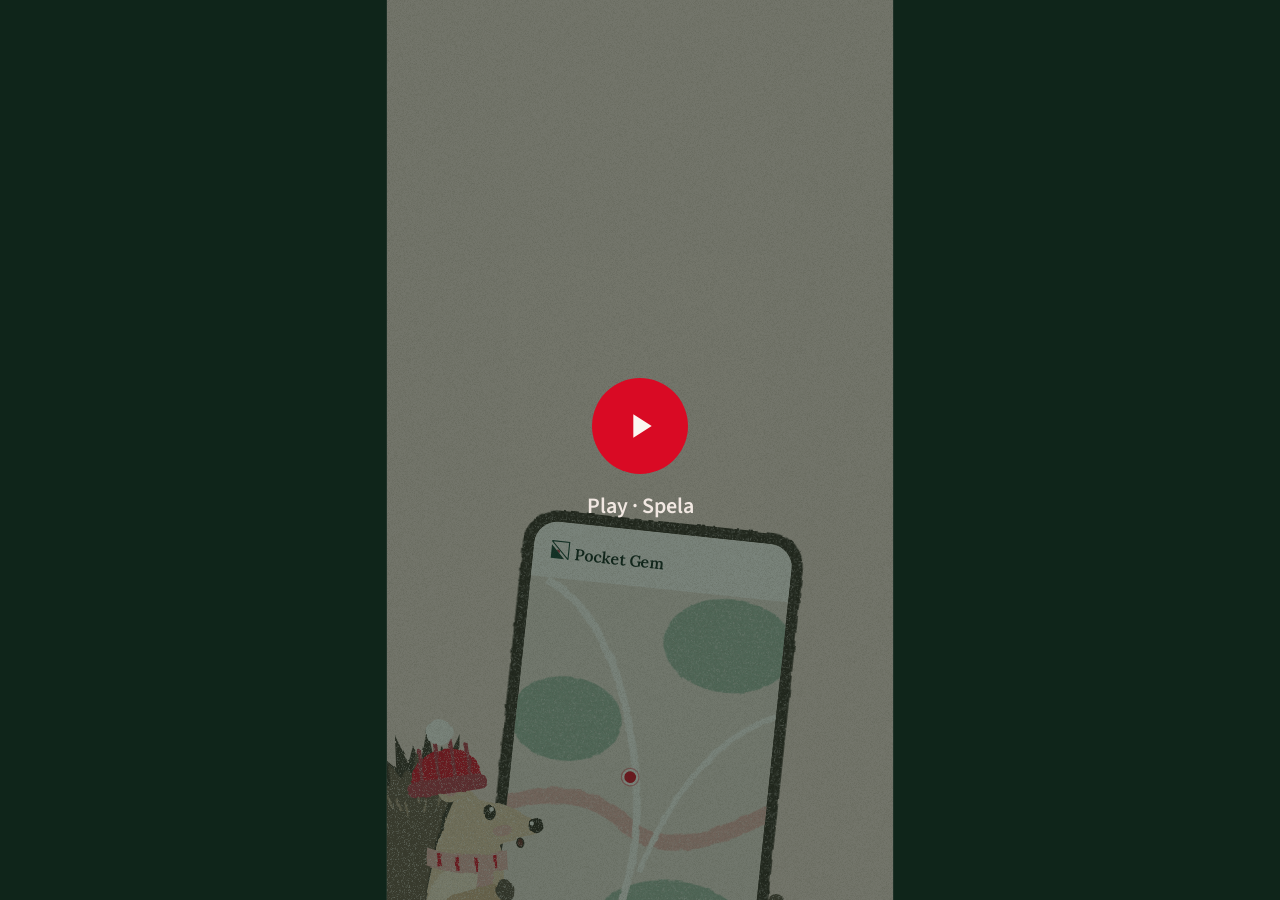
<file: films/bee-garden/index.html>
<!doctype html>
<html lang="en">
<head>
<meta charset="utf-8">
<meta name="viewport" content="width=device-width, initial-scale=1">
<title>Pocket Gem — the bee garden</title>
<style>
@font-face{font-family:Lora;src:url(../assets/Lora-Variable.woff) format('woff');font-weight:400 700;font-style:normal}
@font-face{font-family:Lora;src:url(../assets/Lora-Italic-Variable.woff) format('woff');font-weight:400 700;font-style:italic}
@font-face{font-family:'Source Sans 3';src:url(../assets/SourceSans3-Variable.woff) format('woff');font-weight:200 900}
html,body{margin:0;height:100%;background:#10251B;overflow:hidden}
#wrap{position:absolute;left:50%;top:50%;width:1080px;height:1920px;transform-origin:0 0}
#stage{position:absolute;inset:0;overflow:hidden;background:#F1E8E2}
#stage svg{position:absolute;inset:0}
.cap{position:absolute;left:90px;right:90px;text-align:center;font-family:Lora,serif;font-weight:600;color:#10251B;opacity:0}.cap .w{display:inline-block;opacity:0}
.en{font-size:84px;line-height:1.05;text-wrap:balance}
.sv{font-style:italic;font-weight:500;font-size:46px;color:#6B2E2B}
.ui{font-family:'Source Sans 3',sans-serif}
#play{position:fixed;inset:0;display:flex;align-items:center;justify-content:center;background:rgba(16,37,27,.55);border:0;cursor:pointer;color:#F1E8E2;font:600 22px 'Source Sans 3',sans-serif;flex-direction:column;gap:16px;width:100%}
#play span.btn{width:96px;height:96px;border-radius:50%;background:#D90A24;display:flex;align-items:center;justify-content:center}
#bar{position:fixed;left:0;bottom:0;height:4px;background:#D90A24;width:0}
body.render #play,body.render #bar{display:none}
</style>
</head>
<body>
<div id="wrap"><div id="stage">
<svg id="svg" width="1080" height="1920" viewBox="0 0 1080 1920" xmlns="http://www.w3.org/2000/svg"></svg>
<div id="caps"></div>
</div></div>
<button id="play" type="button" aria-label="Play the film"><span class="btn"><svg width="40" height="40" viewBox="0 0 24 24" aria-hidden="true"><path d="M8 5v14l11-7z" fill="#FBF6F1"/></svg></span><span>Play · Spela</span></button>
<div id="bar"></div>
<audio id="music" src="music.mp3?v=1" preload="auto"></audio>
<script>
const DUR = 23.2;
const C = {paper:'#F1E8E2',paperHi:'#FBF6F1',paperLo:'#EADDD3',blush:'#E7AFA8',blushLo:'#EFD9CF',forest:'#173E32',forestD:'#10251B',berry:'#D90A24',berryD:'#B73548',ink:'#34271F',inkSoft:'#5C4A3E',plum:'#6B2E2B',skin:'#EEC3A3'};
const clamp=(x,a=0,b=1)=>Math.max(a,Math.min(b,x));
const easeOut=x=>{x=clamp(x);return 1-Math.pow(1-x,3)};const easeIn=x=>{x=clamp(x);return x*x*x};
const ease=x=>{x=clamp(x);return x<.5?4*x*x*x:1-Math.pow(-2*x+2,3)/2};
const back=x=>{x=clamp(x);const c1=1.70158,c3=c1+1;return 1+c3*Math.pow(x-1,3)+c1*Math.pow(x-1,2)};
const prog=(t,a,d)=>clamp((t-a)/d);
// scene windows [start,end] with 0.5 s crossfades
const SC=[[-3,-2],[0,6.5],[6,15.5],[15,19.5],[19,23.2]];
const sceneA=(t,i)=>{const[a,b]=SC[i];if(t<a||t>b+.02)return 0;return a<=0?1:ease(clamp((t-a)/.5))};

/* ---------- hedgehog characters (facing right; origin = ground under body) ---------- */
const H={spD:'#3F3128',spM:'#6A5444',spL:'#A88D74',fur:'#E7C9A8',furD:'#D4AE88',belly:'#F4E0C8',paw:'#5C4A3E'};
function spikes(cx,cy,rx,ry,a0,a1,n,tip,col){let d='';const P=a=>[cx+rx*Math.cos(a),cy-ry*Math.sin(a)];
 for(let i=0;i<=n;i++){const a=(a0+(a1-a0)*i/n)*Math.PI/180;const[x,y]=P(a);d+=(i?'L':'M')+x.toFixed(1)+','+y.toFixed(1);
  if(i<n){const am=(a0+(a1-a0)*(i+.5)/n)*Math.PI/180;const k=tip*(i%2?0.94:1.06);d+='L'+(cx+rx*k*Math.cos(am)).toFixed(1)+','+(cy-ry*k*Math.sin(am)).toFixed(1)}}
 return d}
function mantle(id,kid){const top=kid?60:62;
 const outer=spikes(-10,-262,178,248,255,top,22,1.2,'');
 const end=[-10+178*Math.cos(top*Math.PI/180),-262-248*Math.sin(top*Math.PI/180)];
 const inner=`C${kid?-5:5},-385 -22,-150 -56,-22 Z`;
 const mid=spikes(-14,-258,160,226,250,top+4,20,1.12,'');
 let quills='';for(let i=0;i<26;i++){const a=(245-i*7)*Math.PI/180;const r=.62+((i*37)%10)/40;const x=-30+150*r*Math.cos(a),y=-262-215*r*Math.sin(a);const ang=Math.atan2(-Math.sin(a),Math.cos(a));quills+=`M${x.toFixed(1)},${y.toFixed(1)} l${(Math.cos(ang)*26).toFixed(1)},${(Math.sin(ang)*26).toFixed(1)} `}
 return `<path d="${outer}${inner}" fill="${H.spD}"/><path d="${mid}${inner}" fill="${H.spM}"/><path d="${quills}" stroke="${H.spL}" stroke-width="5" stroke-linecap="round" fill="none" clip-path="url(#mclip${id})"/><clipPath id="mclip${id}"><path d="${mid}${inner}"/></clipPath>`}
function hog(id,kid){
 const scarf=kid?C.blush:C.forest, stripe=kid?C.berry:C.blush;
 const eyeR=kid?[13,17]:[11,14];
 return `
<g id="${id}">
 <ellipse cx="20" cy="4" rx="${kid?150:170}" ry="20" fill="${C.ink}" opacity=".12" id="${id}sh"/>
 <g id="${id}b"><g filter="url(#crayon)">
  <ellipse cx="0" cy="-250" rx="150" ry="228" fill="${H.fur}"/>
  <ellipse cx="10" cy="-62" rx="128" ry="42" fill="${H.furD}" opacity=".7"/>
  <ellipse cx="62" cy="-168" rx="84" ry="116" fill="${H.belly}"/>
  ${mantle(id,kid)}
  <g id="${id}ft"><ellipse cx="-36" cy="-16" rx="44" ry="21" fill="${H.paw}"/><ellipse cx="62" cy="-16" rx="44" ry="21" fill="${H.paw}"/></g>
  <g id="${id}fs" display="none"><ellipse cx="128" cy="-46" rx="40" ry="22" fill="${H.paw}"/><ellipse cx="168" cy="-30" rx="40" ry="22" fill="${H.paw}"/></g>
  <g id="${id}hd">
   <circle cx="50" cy="-448" r="27" fill="${H.fur}"/><circle cx="52" cy="-446" r="13" fill="${C.blush}"/>
   <path d="M90,-418 C150,-418 206,-374 224,-352 C232,-340 222,-328 208,-328 C168,-326 128,-316 96,-298 Z" fill="${H.fur}"/>
   <circle cx="222" cy="-346" r="16" fill="${C.ink}"/><circle cx="216" cy="-352" r="4.5" fill="${C.paperHi}"/>
   <ellipse cx="150" cy="-346" rx="21" ry="12" fill="${C.blush}" opacity=".85"/>
   <g id="${id}ey"><ellipse cx="128" cy="-388" rx="${eyeR[0]}" ry="${eyeR[1]}" fill="${C.ink}"/><circle cx="${kid?133:131}" cy="${kid?-394:-393}" r="${kid?5:4}" fill="${C.paperHi}"/></g>
   <path id="${id}lid" d="M112,-396 Q128,-380 146,-396" stroke="${C.ink}" stroke-width="5" fill="none" stroke-linecap="round" display="none"/>
   ${mouths(id,182,-318,kid?.8:.9)}
   ${kid?`<g><path d="M-30,-452 C-34,-560 128,-566 124,-456 Z" fill="${C.berry}"/><path d="M-6,-468 L-2,-540 M30,-466 L32,-552 M66,-466 L66,-552 M100,-470 L98,-540" stroke="${C.berryD}" stroke-width="7" stroke-linecap="round"/><rect x="-40" y="-474" width="172" height="34" rx="17" fill="${C.berryD}"/><circle cx="46" cy="-572" r="28" fill="${C.paperHi}"/></g>`:''}
  </g>
  <path d="M-14,-322 Q70,-292 156,-316 L158,-276 Q70,-252 -16,-284 Z" fill="${scarf}"/>
  <path d="M10,-310 L14,-282 M50,-302 L52,-272 M90,-300 L92,-270 M130,-306 L132,-276" stroke="${stripe}" stroke-width="7"/>
  <path d="M96,-290 L86,-180 L122,-176 L128,-288 Z" fill="${scarf}"/><path d="M88,-176 L84,-158 M100,-174 L98,-156 M112,-174 L112,-156 M122,-174 L124,-158" stroke="${scarf}" stroke-width="6" stroke-linecap="round"/>
  <g id="${id}a" transform="rotate(10 40 -200)">
   <rect x="22" y="-212" width="38" height="128" rx="19" fill="${H.furD}"/>
   <g id="${id}ph" display="none"><rect x="10" y="-126" width="84" height="138" rx="14" fill="${C.ink}"/><rect x="19" y="-116" width="66" height="112" rx="8" fill="${C.paperHi}"/><circle cx="52" cy="-68" r="10" fill="${C.berry}"/></g>
   <ellipse cx="41" cy="-84" rx="24" ry="20" fill="${H.paw}"/>
  </g>
 </g></g>
</g>`}
function mouths(id,x,y,s){return `<g transform="translate(${x} ${y}) scale(${s})">
 <path id="${id}m_smile" d="M-16,-4 Q2,14 18,-6" stroke="${C.ink}" stroke-width="5" fill="none" stroke-linecap="round"/>
 <path id="${id}m_open" d="M-16,-6 Q2,30 20,-8 Z" fill="${C.plum}" stroke="${C.ink}" stroke-width="4" stroke-linejoin="round" display="none"/>
 <path id="${id}m_flat" d="M-12,2 L14,0" stroke="${C.ink}" stroke-width="5" stroke-linecap="round" display="none"/>
 <path id="${id}m_frown" d="M-14,8 Q2,-4 16,6" stroke="${C.ink}" stroke-width="5" fill="none" stroke-linecap="round" display="none"/>
 <ellipse id="${id}m_o" cx="2" cy="4" rx="9" ry="12" fill="${C.plum}" stroke="${C.ink}" stroke-width="4" display="none"/>
</g>`}

const HN={gold:'#E8A93B',goldL:'#F3C766',goldD:'#C98A2B',wax:'#F3E2A8',waxL:'#FAF0CC',wood:'#B07A52',woodL:'#C9966C',suit:'#FBF6F1',seam:'#DCD3CC',glove:'#E3C27A',hare:'#C9B29A',hareL:'#EADBC8',veil:'#34271F'};
const beeSVG=(id)=>`<g id="${id}"><g id="${id}f"><ellipse cx="-4" cy="-16" rx="13" ry="17" fill="#FFFFFF" opacity=".85" id="${id}w1"/><ellipse cx="10" cy="-14" rx="11" ry="15" fill="#FFFFFF" opacity=".75" id="${id}w2"/>
 <ellipse cx="0" cy="0" rx="24" ry="17" fill="#F2C14E"/><path d="M-8,-15 Q-12,0 -8,15 M4,-16 Q0,0 4,16" stroke="${C.ink}" stroke-width="6" fill="none"/>
 <circle cx="18" cy="-3" r="4" fill="${C.ink}"/><path d="M-24,0 l-9,2" stroke="${C.ink}" stroke-width="4" stroke-linecap="round"/></g></g>`;
const BEES=[];for(let i=0;i<9;i++)BEES.push({cx:560+((i*83)%260)-60,cy:1180+((i*61)%300),ax:120+(i*29)%110,ay:60+(i*17)%70,fx:.23+(i%4)*.06,fy:.37+(i%3)*.08,ph:i*1.9});
const pin=(x,y,id,img)=>`<g id="${id}" transform="translate(${x} ${y})"><g filter="url(#crayon)"><path d="M0,0 C-10,-26 -40,-46 -40,-78 A40,40 0 1 1 40,-78 C40,-46 10,-26 0,0 Z" fill="${C.berry}" stroke="${C.ink}" stroke-width="4"/><circle cx="0" cy="-78" r="27" fill="${C.paperHi}"/></g><image href="../assets/${img}.webp" x="-23" y="-101" width="46" height="46"/></g>`;
const star=(id,x,y,r,col)=>`<path id="${id}" transform="translate(${x} ${y})" d="M0,-${r} Q${r*.18},-${r*.18} ${r},0 Q${r*.18},${r*.18} 0,${r} Q-${r*.18},${r*.18} -${r},0 Q-${r*.18},-${r*.18} 0,-${r} Z" fill="${col}"/>`;

/* ---------- rain drops ---------- */
let rain='';const drops=[];for(let i=0;i<40;i++){const d={x:200+((i*97)%680),y0:(i*173)%640,r:5+(i*7)%7,ph:i*1.7,sp:70+(i*13)%60};drops.push(d);rain+=`<circle id="rd${i}" r="${d.r}" fill="#FFFFFF"/>`}
let snow='';const flakes=[];for(let i=0;i<70;i++){const d={x:(i*151)%1080,y0:(i*263)%1960,r:5+(i*5)%9,ph:i*2.3,sp:80+(i*17)%90};flakes.push(d);snow+=`<circle id="sf${i}" r="${d.r}" fill="#FFFFFF" stroke="#C9D3D6" stroke-width="2" opacity="${.75+((i*3)%4)*.08}"/>`}

/* ---------- build ---------- */
const svg=document.getElementById('svg');
svg.innerHTML=`
<defs>
 <filter id="crayon" x="-15%" y="-15%" width="130%" height="130%" color-interpolation-filters="sRGB">
  <feTurbulence id="boil" type="fractalNoise" baseFrequency="0.04" numOctaves="2" seed="1" result="n"/>
  <feDisplacementMap in="SourceGraphic" in2="n" scale="7" xChannelSelector="R" yChannelSelector="G" result="d"/>
  <feTurbulence type="fractalNoise" baseFrequency="0.85" numOctaves="1" seed="7" result="g"/>
  <feColorMatrix in="g" type="matrix" values="0 0 0 0 .984  0 0 0 0 .965  0 0 0 0 .945  0 0 0 2.2 -1.15" result="spk"/>
  <feComposite in="spk" in2="d" operator="atop"/>
 </filter>
 <filter id="paper" x="0" y="0" width="100%" height="100%">
  <feTurbulence type="fractalNoise" baseFrequency="0.7" numOctaves="2" seed="4"/>
  <feColorMatrix type="matrix" values="0 0 0 0 .2  0 0 0 0 .15  0 0 0 0 .1  0 0 0 -.9 .55"/>
 </filter>
 <clipPath id="winClip"><rect x="200" y="560" width="680" height="600" rx="10"/></clipPath>
 <clipPath id="scrClip"><rect x="264" y="634" width="552" height="1032" rx="50"/></clipPath>
</defs>

<g id="s0" display="none"></g>

<!-- SCENE 2: phone -->
<g id="s1" opacity="0">
 <rect width="1080" height="1920" fill="${C.blushLo}"/>
 <g id="phone">
  <g filter="url(#crayon)"><rect x="240" y="610" width="600" height="1080" rx="72" fill="${C.ink}"/></g>
  <g clip-path="url(#scrClip)">
   <rect x="264" y="634" width="552" height="1032" fill="${C.paperLo}"/>
   <g filter="url(#crayon)">
    <path d="M264,900 Q380,860 420,950 T560,1000 Q640,1040 600,1160 T720,1330 Q820,1380 816,1460 L816,1666 L264,1666 Z" fill="none"/>
    <ellipse cx="370" cy="1050" rx="120" ry="90" fill="#9DB5A0"/>
    <ellipse cx="700" cy="860" rx="140" ry="100" fill="#9DB5A0"/>
    <ellipse cx="640" cy="1480" rx="170" ry="110" fill="#9DB5A0"/>
    <path d="M264,1240 Q420,1180 520,1260 T816,1210" stroke="${C.blush}" stroke-width="34" fill="none" stroke-linecap="round"/>
    <path d="M300,760 Q450,820 520,1100 T460,1600" stroke="${C.paperHi}" stroke-width="16" fill="none"/>
    <path d="M816,1000 Q640,1080 560,1360" stroke="${C.paperHi}" stroke-width="12" fill="none"/>
   </g>
   <g id="pins">${pin(400,1040,'pn0','cat-playground')}${pin(700,860,'pn1','cat-forest')}${pin(560,1250,'pn2','cat-cafe')}${pin(650,1480,'pn3','cat-animals')}${pin(360,1420,'pn4','cat-museum')}<g id="pnB" transform="translate(690 1170)"><circle id="pnBglow" cx="0" cy="-80" r="70" fill="#F3C766" opacity=".5"/><g filter="url(#crayon)"><path d="M0,0 C-12,-30 -48,-54 -48,-92 A48,48 0 1 1 48,-92 C48,-54 12,-30 0,0 Z" fill="${HN.gold}"/><circle cx="0" cy="-92" r="33" fill="${C.paperHi}"/></g><g transform="translate(0 -90) scale(.95)">${beeSVG('pinbee')}</g></g></g>
   <g id="me"><circle cx="520" cy="1160" r="34" fill="${C.berry}" opacity=".25" id="mepulse"/><circle cx="520" cy="1160" r="15" fill="${C.berry}" stroke="${C.paperHi}" stroke-width="5"/></g>
   <rect x="264" y="634" width="552" height="120" fill="${C.paperHi}"/>
   <g transform="translate(296 668) scale(.04)"><clipPath id="logoCapA"><path d="M0 0H1280V1280L1049 1280L0 231Z"/></clipPath><path d="M180 188H1086V1090Q1086 1112 1070 1096L169 209Q153 188 180 188Z" stroke="#173E32" stroke-width="60" fill="none"/><circle cx="512" cy="743" r="110" fill="#B73548" clip-path="url(#logoCapA)"/><path d="M159 390V1110H879Z" fill="#173E32"/></g>
   <text x="352" y="712" font-family="Lora" font-weight="600" font-size="34" fill="${C.forestD}">Pocket Gem</text>
   <g id="card" transform="translate(0 420)">
    <rect x="284" y="1330" width="512" height="320" rx="30" fill="${C.paperHi}" stroke="${C.ink}" stroke-opacity=".2" stroke-width="2"/>
    <g filter="url(#crayon)"><rect x="330" y="1372" width="170" height="44" rx="6" fill="#4E6F5F"/><rect x="330" y="1416" width="170" height="44" rx="6" fill="${C.blush}"/><path d="M318,1372 L512,1372 L496,1350 L334,1350 Z" fill="${C.paperHi}"/><rect x="390" y="1446" width="50" height="8" rx="4" fill="${C.ink}"/>
     <rect x="560" y="1370" width="70" height="88" rx="14" fill="${C.paperHi}"/><rect x="560" y="1400" width="70" height="58" rx="12" fill="${HN.gold}"/><rect x="556" y="1360" width="78" height="20" rx="6" fill="${C.berry}"/></g>
    <g transform="translate(680 1380) scale(.9)">${beeSVG('cardbee')}</g>
    <text x="350" y="1550" font-family="Lora" font-weight="600" font-size="38" fill="${C.forestD}">Bee garden · Bigård</text>
    <text x="350" y="1596" font-family="Source Sans 3" font-weight="600" font-size="28" fill="${C.inkSoft}">2 km · Bees, honey &amp; wax</text>
   </g>
  </g>
 </g>
 <g transform="translate(140 2130)">${hog('k2',1)}</g>
 <g id="hand" filter="url(#crayon)">
  <path d="M930,1920 L842,1560 Q832,1500 880,1488 L950,1496 Q1000,1520 1030,1920 Z" fill="${H.furD}"/>
  <path d="M900,1660 L960,1640 M916,1740 L990,1716" stroke="${H.fur}" stroke-width="10" stroke-linecap="round"/>
  <ellipse cx="868" cy="1470" rx="46" ry="38" fill="${H.paw}"/>
  <circle cx="830" cy="1424" r="17" fill="${H.paw}"/><circle cx="822" cy="1462" r="17" fill="${H.paw}"/><circle cx="828" cy="1500" r="17" fill="${H.paw}"/>
 </g>
</g>

<!-- SCENE 3: bee garden -->
<g id="s2" opacity="0">
 <defs>
  <pattern id="hexG" width="36" height="31.2" patternUnits="userSpaceOnUse"><rect width="36" height="31.2" fill="${HN.gold}"/><path d="M9,0 L27,0 L36,15.6 L27,31.2 L9,31.2 L0,15.6 Z" fill="${HN.goldL}" stroke="${HN.goldD}" stroke-width="3"/></pattern>
  <pattern id="hexW" width="36" height="31.2" patternUnits="userSpaceOnUse"><rect width="36" height="31.2" fill="${HN.wax}"/><path d="M9,0 L27,0 L36,15.6 L27,31.2 L9,31.2 L0,15.6 Z" fill="${HN.waxL}" stroke="#E2C77E" stroke-width="3"/></pattern>
  <clipPath id="capClip"><rect id="capRect" x="434" y="0" width="300" height="3000"/></clipPath>
  <clipPath id="boxClip"><rect x="0" y="0" width="1080" height="1424"/></clipPath>
  <clipPath id="jarClip"><rect x="392" y="1540" width="116" height="104" rx="18"/></clipPath>
 </defs>
 <rect width="1080" height="1920" fill="#F6EBDD"/>
 <g filter="url(#crayon)"><circle cx="900" cy="640" r="84" fill="#F5D776"/></g>
 <g filter="url(#crayon)">
  <path d="M0,1180 Q300,1120 620,1170 T1080,1150 L1080,1920 L0,1920 Z" fill="#B7C9AE"/>
  <rect x="40" y="930" width="300" height="250" fill="#9E3B30"/><path d="M20,940 L190,800 L360,940 Z" fill="${C.ink}"/>
  <rect x="140" y="1040" width="70" height="140" fill="${C.paperHi}"/><rect x="152" y="1052" width="46" height="128" fill="#7E2E25"/>
  <rect x="245" y="990" width="70" height="66" fill="${C.paperHi}"/><rect x="254" y="999" width="52" height="48" fill="#BFCFD0"/><path d="M280,999 L280,1047 M254,1023 L306,1023" stroke="${C.paperHi}" stroke-width="6"/>
  <rect x="62" y="990" width="56" height="56" fill="${C.paperHi}"/><rect x="70" y="998" width="40" height="40" fill="#BFCFD0"/>
  <ellipse cx="900" cy="1060" rx="120" ry="140" fill="#8FAE8A"/><rect x="892" y="1150" width="18" height="60" fill="${C.paperHi}"/>
  <ellipse cx="1040" cy="1110" rx="90" ry="110" fill="#7FA07B"/>
  <path d="M0,1520 Q420,1460 1080,1540 L1080,1920 L0,1920 Z" fill="#A3BB98"/>
 </g>
 <g id="flowers">${(()=>{let f='';for(let i=0;i<34;i++){const x=(i*131)%1080,y=1250+((i*97)%620),c=[C.blush,C.paperHi,'#A48BB8',C.berry][i%4];f+=`<g transform="translate(${x} ${y})"><path d="M0,0 L0,26" stroke="#6E8F68" stroke-width="5"/><circle cx="0" cy="0" r="${9+(i%3)*3}" fill="${c}"/><circle cx="0" cy="0" r="4" fill="#F2C14E"/></g>`}return f})()}</g>

 <!-- beekeeper grandma (behind the hive) -->
 <g id="gma" filter="url(#crayon)">
  <rect x="756" y="1640" width="46" height="170" rx="20" fill="${HN.suit}"/><rect x="826" y="1640" width="46" height="170" rx="20" fill="${HN.suit}"/>
  <ellipse cx="772" cy="1810" rx="40" ry="18" fill="${C.inkSoft}"/><ellipse cx="856" cy="1810" rx="40" ry="18" fill="${C.inkSoft}"/>
  <path d="M720,1350 Q700,1330 740,1318 L880,1318 Q920,1330 900,1350 L928,1660 Q930,1690 900,1690 L720,1690 Q690,1690 692,1660 Z" fill="${HN.suit}"/>
  <path d="M810,1330 L810,1680" stroke="${HN.seam}" stroke-width="5"/><rect x="836" y="1470" width="56" height="50" rx="8" fill="none" stroke="${HN.seam}" stroke-width="5"/>
  <g id="gmaHead">
   <path d="M772,1060 Q740,930 760,860 Q780,840 792,866 Q806,940 800,1060 Z" fill="${HN.hare}"/><path d="M774,1040 Q756,950 768,884 Q780,878 786,900 Q792,960 790,1040 Z" fill="${C.blush}"/>
   <path d="M828,1060 Q850,930 880,872 Q902,860 904,888 Q890,960 856,1062 Z" fill="${HN.hare}"/><path d="M838,1040 Q856,960 878,900 Q888,898 888,914 Q874,970 852,1042 Z" fill="${C.blush}"/>
   <ellipse cx="820" cy="1200" rx="86" ry="90" fill="${HN.hare}"/>
   <ellipse cx="768" cy="1238" rx="44" ry="34" fill="${HN.hareL}"/>
   <ellipse cx="742" cy="1222" rx="11" ry="9" fill="#D98C8C"/>
   <path d="M742,1232 Q748,1250 764,1248" stroke="${C.ink}" stroke-width="4" fill="none" stroke-linecap="round"/>
   <path d="M730,1240 l-46,-6 M732,1248 l-44,8" stroke="${C.inkSoft}" stroke-width="3" stroke-linecap="round"/>
   <g id="gmaEye"><ellipse cx="790" cy="1184" rx="9" ry="12" fill="${C.ink}"/><circle cx="793" cy="1179" r="3.5" fill="${C.paperHi}"/></g>
   <circle cx="790" cy="1186" r="25" fill="none" stroke="${C.inkSoft}" stroke-width="5"/><path d="M815,1180 L852,1172" stroke="${C.inkSoft}" stroke-width="5"/>
   <ellipse cx="806" cy="1226" rx="18" ry="11" fill="${C.blush}" opacity=".9"/>
   <path d="M690,1100 Q680,1260 740,1330 L900,1330 Q960,1260 950,1100 Z" fill="${HN.veil}" opacity=".26"/>
   <path d="M700,1140 L946,1140 M698,1180 L948,1180 M700,1220 L948,1220 M708,1260 L940,1260 M722,1300 L924,1300 M740,1106 L750,1326 M790,1104 L794,1330 M840,1104 L842,1330 M890,1104 L886,1328" stroke="${HN.veil}" stroke-width="2" opacity=".35"/>
   <ellipse cx="820" cy="1102" rx="164" ry="34" fill="#F1E2BE"/><path d="M738,1098 Q740,1022 820,1018 Q900,1022 902,1098 Z" fill="#F1E2BE"/><path d="M740,1084 Q820,1100 900,1084" stroke="${C.forest}" stroke-width="12" fill="none"/>
   <path d="M772,1030 Q760,960 768,900 Q782,884 792,906 Q800,968 798,1030 Z" fill="${HN.hare}"/>
   <path d="M832,1030 Q852,960 878,904 Q896,896 896,918 Q882,976 856,1032 Z" fill="${HN.hare}"/>
  </g>
 </g>

 <!-- the comb frame (starts inside the hive) -->
 <g clip-path="url(#boxClip)">
 <g id="frame">
  <g filter="url(#crayon)">
   <rect x="-150" y="-95" width="300" height="190" rx="8" fill="${HN.wood}"/>
   <rect x="-170" y="-105" width="340" height="24" rx="8" fill="${HN.woodL}"/>
   <rect x="-136" y="-80" width="272" height="162" fill="url(#hexG)"/>
  </g>
  <g clip-path="url(#capClip)"><rect x="-136" y="-80" width="272" height="162" fill="url(#hexW)"/></g>
  <path d="M-120,-60 Q-60,-70 0,-58 M-110,40 Q-40,30 30,44" stroke="#FFFFFF" stroke-width="7" opacity=".45" fill="none" stroke-linecap="round" id="gloss"/>
 </g>
 </g>

 <!-- hive -->
 <g filter="url(#crayon)">
  <rect x="490" y="1700" width="20" height="110" fill="${HN.wood}"/><rect x="730" y="1700" width="20" height="110" fill="${HN.wood}"/>
  <rect x="470" y="1690" width="300" height="24" rx="6" fill="${HN.woodL}"/>
  <rect x="476" y="1556" width="288" height="136" rx="6" fill="#4E6F5F"/>
  <rect x="476" y="1424" width="288" height="134" rx="6" fill="${C.blush}"/>
  <rect x="580" y="1664" width="80" height="12" rx="6" fill="${C.ink}"/>
  <path d="M476,1556 L764,1556" stroke="${C.ink}" stroke-width="4" opacity=".4"/>
  <rect x="380" y="1648" width="140" height="22" rx="6" fill="${HN.woodL}"/><rect x="392" y="1668" width="16" height="142" fill="${HN.wood}"/><rect x="494" y="1668" width="16" height="142" fill="${HN.wood}"/>
 </g>
 <!-- honey jar on the stool -->
 <g id="jar">
  <g filter="url(#crayon)"><rect x="392" y="1540" width="116" height="108" rx="20" fill="#FFF7EA"/></g>
  <g clip-path="url(#jarClip)"><rect id="honeyLevel" x="392" y="1640" width="116" height="120" fill="${HN.gold}"/><rect id="honeyHi" x="404" y="1640" width="14" height="120" fill="${HN.goldL}" opacity=".8"/></g>
  <rect x="392" y="1540" width="116" height="108" rx="20" fill="none" stroke="${C.inkSoft}" stroke-width="5"/>
  <path d="M410,1548 L410,1630" stroke="#FFFFFF" stroke-width="8" opacity=".6" stroke-linecap="round"/>
 </g>
 <g id="drips"></g>

 <!-- hedgehogs -->
 <g transform="translate(110 1840) scale(.95)">${hog('p3')}</g>
 <g transform="translate(300 1830) scale(.66)">${hog('k3',1)}</g>

 <!-- grandma's arms, fork and wax (in front) -->
 <g id="arms" filter="url(#crayon)">
  <path id="armB" d="" stroke="${HN.seam}" stroke-width="54" stroke-linecap="round" fill="none"/>
  <path id="armB2" d="" stroke="${HN.suit}" stroke-width="44" stroke-linecap="round" fill="none"/>
  <circle id="pawB" r="27" fill="${HN.glove}"/>
  <g id="fork"><rect x="-6" y="0" width="12" height="120" rx="6" fill="${C.inkSoft}"/><rect x="-26" y="-30" width="52" height="34" rx="6" fill="#B9BEC0"/><path d="M-20,-30 l0,-26 M-10,-30 l0,-26 M0,-30 l0,-26 M10,-30 l0,-26 M20,-30 l0,-26" stroke="#9AA0A3" stroke-width="5" stroke-linecap="round"/>
   <g id="waxCurl"><path d="M-40,-70 Q-10,-110 30,-80 Q60,-58 40,-40 Q10,-60 -20,-48 Q-44,-46 -40,-70 Z" fill="${HN.wax}"/><path d="M-30,-68 Q0,-92 28,-72" stroke="#E2C77E" stroke-width="4" fill="none"/><path d="M-20,-60 l10,8 M0,-70 l10,8 M18,-64 l8,8" stroke="#E2C77E" stroke-width="3"/></g>
  </g>
  <path id="armF" d="" stroke="${HN.seam}" stroke-width="54" stroke-linecap="round" fill="none"/>
  <path id="armF2" d="" stroke="${HN.suit}" stroke-width="44" stroke-linecap="round" fill="none"/>
  <circle id="pawF" r="27" fill="${HN.glove}"/>
 </g>
 <g id="bees">${BEES.map((b,i)=>beeSVG('bee'+i)).join('')}</g>
 ${star('st0',470,1470,26,C.berry)}${star('st1',590,1420,20,C.goldL||'#F3C766')}${star('st2',420,1560,22,C.berry)}
</g>

<!-- SCENE 4: share a gem -->
<g id="s3" opacity="0">
 <rect width="1080" height="1920" fill="${C.paper}"/>
 <g filter="url(#crayon)"><path d="M0,1600 Q500,1540 1080,1620 L1080,1920 L0,1920 Z" fill="#B7C9AE"/></g>
 <g id="bub">
  <g filter="url(#crayon)"><path d="M150,640 Q150,560 230,560 L850,560 Q930,560 930,640 L930,1060 Q930,1140 850,1140 L560,1140 L470,1240 L480,1140 L230,1140 Q150,1140 150,1060 Z" fill="${C.paperHi}" stroke="${C.ink}" stroke-width="6"/></g>
  <image href="../assets/submitted.webp" x="200" y="580" width="680" height="453"/>
  <g id="chip"><g filter="url(#crayon)"><rect x="260" y="1040" width="560" height="78" rx="39" fill="${C.forestD}"/></g>
   <text x="540" y="1092" text-anchor="middle" font-family="Source Sans 3" font-weight="700" font-size="34" fill="${C.paperHi}">Share a place · Dela en plats</text></g>
 </g>
 ${star('st3',140,520,30,C.berry)}${star('st4',960,500,24,C.blush)}${star('st5',990,1200,30,C.berry)}${star('st6',110,1250,20,C.blush)}
 <g transform="translate(340 1900)">${hog('p4')}</g>
 <g transform="translate(800 1890) scale(-.66 .66)">${hog('k4',1)}</g>
</g>

<!-- SCENE 5: end card -->
<g id="s4" opacity="0">
 <rect width="1080" height="1920" fill="${C.forestD}"/>
 <g id="logoTile" transform="translate(540 520)">
  <g filter="url(#crayon)"><rect x="-110" y="-110" width="220" height="220" rx="52" fill="${C.paper}"/></g>
  <g transform="translate(-86 -86) scale(.134)"><path d="M180 188H1086V1090Q1086 1112 1070 1096L169 209Q153 188 180 188Z" stroke="#173E32" stroke-width="36" fill="none"/><clipPath id="logoCapB"><path d="M0 0H1280V1280L1049 1280L0 231Z"/></clipPath><circle cx="512" cy="743" r="110" fill="#B73548" clip-path="url(#logoCapB)"/><path d="M159 390V1110H879Z" fill="#173E32"/></g>
 </g>
 <g filter="url(#crayon)"><path d="M0,1600 Q540,1480 1080,1600 L1080,1920 L0,1920 Z" fill="${C.paper}"/></g>
 <g transform="translate(390 1880) scale(.72)">${hog('p5')}</g>
 <g transform="translate(700 1890) scale(-.5 .5)">${hog('k5',1)}</g>
</g>
<g id="snow" opacity="0">${snow}</g>
<rect width="1080" height="1920" filter="url(#paper)" opacity=".55" pointer-events="none"/>
`;

/* ---------- captions ---------- */
const caps=document.getElementById('caps');
const CAPS=[
 {id:'c1a',top:190,cls:'en',html:'Little places nearby,',a:.3,b:5.85},
 {id:'c1b',top:290,cls:'en',html:'shared by parents.',a:.6,b:5.85},
 {id:'c1c',top:410,cls:'sv',html:'Tipsade av andra föräldrar',a:1.0,b:5.85},
 {id:'c2a',top:200,cls:'en',html:'Little places.',a:6.5,b:9.0},
 {id:'c2b',top:300,cls:'en',html:'Big discoveries.',a:7.0,b:9.0},
 {id:'c2c',top:420,cls:'sv',html:'Små platser. Stora upptäckter.',a:7.5,b:9.0},
 {id:'c2d',top:132,cls:'ui',html:'Did you know? · Visste du?',a:9.5,b:15.0,col:'#D90A24',size:44,w:700},
 {id:'c2e',top:215,cls:'en',html:'Bees make wax with their own tummies!',a:9.7,b:12.3,size:72},
 {id:'c2f',top:395,cls:'sv',html:'Bina gör vax med sina egna magar!',a:10.2,b:12.3,size:42},
 {id:'c2g',top:215,cls:'en',html:'Then they seal the honey in with a wax lid.',a:12.75,b:15.0,size:72},
 {id:'c2h',top:395,cls:'sv',html:'Sen förseglar de honungen med ett vaxlock.',a:13.2,b:15.0,size:42},
 {id:'c3a',top:250,cls:'en',html:'Found a gem? Share it.',a:15.3,b:18.95},
 {id:'c3b',top:360,cls:'sv',html:'Hittat en pärla? Dela den.',a:15.8,b:18.95},
 {id:'c4a',top:700,cls:'en',html:'Pocket Gem',a:19.6,b:99,col:'#F1E8E2'},
 {id:'c4b',top:830,cls:'sv',html:'Little places. Big discoveries.<br>Små platser. Stora upptäckter.',a:20.1,b:99,col:'#E7AFA8',size:44},
 {id:'c4c',top:1040,cls:'ui',html:'pocket-gem.hellopocketgem.workers.dev',a:20.6,b:99,col:'#F1E8E2',size:38,w:600},
 {id:'c4d',top:1110,cls:'ui',html:'Free · Stockholm · English &amp; Svenska',a:20.9,b:99,col:'#E7AFA8',size:32,w:400},
];
for(const c of CAPS){const d=document.createElement('div');d.className='cap '+c.cls;d.id=c.id;d.style.top=c.top+'px';d.innerHTML=c.html.split('<br>').map(line=>line.split(' ').map(w=>`<span class="w">${w}</span>`).join(' ')).join('<br>');c.words=[...d.querySelectorAll('.w')];if(c.col)d.style.color=c.col;if(c.size)d.style.fontSize=c.size+'px';if(c.w)d.style.fontWeight=c.w;caps.appendChild(d);c.el=d}

/* ---------- helpers ---------- */
const $=id=>document.getElementById(id);
const setRot=(id,deg,cx,cy)=>$(id).setAttribute('transform',`rotate(${deg.toFixed(2)} ${cx} ${cy})`);
function mouth(id,m){for(const k of ['smile','open','flat','frown','o'])$(id+'m_'+k).setAttribute('display',k===m?'inline':'none')}
function eyes(id,t,off,sleepy){const ph=((t+off)%3.3);const s=sleepy?.45:(ph<.13?.1:1);$(id+'ey').setAttribute('transform',`translate(0 ${(-388*(1-s)).toFixed(1)}) scale(1 ${s})`);$(id+'lid').setAttribute('display',sleepy?'inline':'none')}
const arm=(id,deg)=>setRot(id+'a',deg,40,-200);
const head=(id,deg)=>setRot(id+'hd',deg,60,-330);
const bob=(id,y,r=0)=>$(id+'b').setAttribute('transform',`translate(0 ${y.toFixed(1)}) rotate(${r.toFixed(2)} 0 0)`);
const sit=(id,on)=>{$(id+'ft').setAttribute('display',on?'none':'inline');$(id+'fs').setAttribute('display',on?'inline':'none');$(id+'sh').setAttribute('display',on?'none':'inline')};
const phone=(id,on)=>$(id+'ph').setAttribute('display',on?'inline':'none');
const sw=(t,f,a)=>a*Math.sin(t*Math.PI*2*f);
const breathe=(t,o)=>-Math.max(0,sw(t+o,.45,5));
const hop=(t,f)=>-Math.abs(Math.sin(t*Math.PI*f))*18;

/* ---------- frame ---------- */
function render(t){
 $('boil').setAttribute('seed',1+Math.floor(t*8)%5);
 for(let i=0;i<5;i++){const a=sceneA(t,i);const g=$('s'+i);g.setAttribute('opacity',a.toFixed(3));g.setAttribute('display',a>0?'inline':'none')}


 $('snow').setAttribute('display','none');
 // phone
 if(t<6.7){
  const st=prog(t,0,.9);$('phone').setAttribute('transform',`translate(0 ${(1-ease(st))*500}) rotate(${(1-ease(st))*6} 540 1150)`);
  $('hand').setAttribute('transform',`translate(0 ${(1-ease(st))*500})`);
  [1.0,1.3,1.6,1.9,2.2].forEach((a,i)=>{const p=back(prog(t,a,.45));const[x,y]=[[400,1040],[700,860],[560,1250],[650,1480],[360,1420]][i];$('pn'+i).setAttribute('transform',`translate(${x} ${y}) scale(${Math.max(p,0.001)})`)});
  const pb=back(prog(t,2.7,.55));$('pnB').setAttribute('transform',`translate(690 1170) scale(${Math.max(pb*(1+.06*Math.sin(t*6)*(t>3.2?1:0)),.001)})`);
  const g=(t*1.1)%1;$('pnBglow').setAttribute('r',(50+g*60).toFixed(1));$('pnBglow').setAttribute('opacity',(t>2.9?.55*(1-g):0).toFixed(2));
  $('pinbee').setAttribute('transform',`translate(${(Math.sin(t*5)*4).toFixed(1)} ${(Math.cos(t*7)*3).toFixed(1)})`);
  const mp=(t*1.2)%1;$('mepulse').setAttribute('r',(20+mp*40).toFixed(1));$('mepulse').setAttribute('opacity',(.4*(1-mp)).toFixed(2));
  const cp=back(prog(t,3.6,.6));$('card').setAttribute('transform',`translate(0 ${(1-cp)*420})`);
  $('cardbee').setAttribute('transform',`translate(${(Math.sin(t*4)*8).toFixed(1)} ${(Math.cos(t*6)*5).toFixed(1)})`);
  const kp=ease(prog(t,2.0,.6));$('k2').setAttribute('transform',`translate(-40 ${-(kp*215)})`);
  mouth('k2',t<3.7?'o':'open');head('k2',-8+sw(t,.8,4));arm('k2',-105+sw(t,2.2,14));eyes('k2',t,.4);bob('k2',t>3.7?hop(t-3.7,2.4):0);
 }
 // bee garden
 if(t>5.9&&t<15.7){
  // frame: rise out of the hive, then present
  const r1=ease(prog(t,6.6,1.0)), r2=ease(prog(t,7.7,.6));
  const fx=620-60*r2, fy=1500-250*r1-20*r2, fr=-6*r2;
  $('frame').setAttribute('transform',`translate(${fx} ${fy}) rotate(${fr})`);
  // uncapping: the wax lid disappears left -> right behind the fork
  const sc=prog(t,8.1,1.3);const capX=-136+272*ease(sc);
  $('capRect').setAttribute('x',(fx+capX*Math.cos(fr*Math.PI/180)).toFixed(1));
  $('gloss').setAttribute('opacity',(.55*ease(sc)).toFixed(2));
  // back arm holds the frame's right bar
  const sB=[880,1350], pB=[fx+150*Math.cos(fr*Math.PI/180)+4, fy-20+150*Math.sin(fr*Math.PI/180)];
  const tube=(s0,p,bend)=>`M${s0[0]},${s0[1]} Q${((s0[0]+p[0])/2+bend).toFixed(1)},${((s0[1]+p[1])/2+Math.abs(bend)).toFixed(1)} ${p[0].toFixed(1)},${p[1].toFixed(1)}`;
  $('armB').setAttribute('d',tube(sB,pB,30));$('armB2').setAttribute('d',tube(sB,pB,30));$('pawB').setAttribute('cx',pB[0].toFixed(1));$('pawB').setAttribute('cy',pB[1].toFixed(1));
  // front arm: rest -> sweep the fork across the comb -> offer the wax to the kid
  const sF=[740,1352];let tip;
  const sweepY=fy-62, offer=ease(prog(t,9.6,.9)), back2=ease(prog(t,13.6,.8));
  if(t<8.0){const k=ease(prog(t,7.3,.7));tip=[700-100*k, 1500-(1500-sweepY)*k]}
  else if(t<9.6){tip=[fx+capX, sweepY+Math.sin(t*14)*4]}
  else{tip=[(fx+136)*(1-offer)+505*offer, sweepY*(1-offer)+1500*offer]; tip=[tip[0]+(fx+60-tip[0])*back2, tip[1]+(sweepY+40-tip[1])*back2]}
  const fang=t<9.6?-12:-12+40*offer-40*back2;
  const pF=[tip[0]+110*Math.sin((fang+180)*Math.PI/180)*-1, tip[1]+110*Math.cos(fang*Math.PI/180)];
  $('fork').setAttribute('transform',`translate(${tip[0].toFixed(1)} ${tip[1].toFixed(1)}) rotate(${fang.toFixed(1)})`);
  $('fork').setAttribute('display',t>7.3?'inline':'none');
  const wc=t<8.1?0:(t<9.6?ease(sc):1)*(1-back2);$('waxCurl').setAttribute('transform',`scale(${Math.max(wc,.001).toFixed(3)})`);
  const pF2=[tip[0]+Math.sin(-fang*Math.PI/180)*-110*-1, tip[1]+110*Math.cos(fang*Math.PI/180)];
  const paw=[tip[0]-Math.sin(fang*Math.PI/180)*112, tip[1]+Math.cos(fang*Math.PI/180)*112];
  $('armF').setAttribute('d',tube(sF,paw,-20));$('armF2').setAttribute('d',tube(sF,paw,-20));$('pawF').setAttribute('cx',paw[0].toFixed(1));$('pawF').setAttribute('cy',paw[1].toFixed(1));
  setRot('gmaHead',t<9.6?-3+sw(t,.4,2):6*offer-6*back2,820,1300);
  const gb=((t+.7)%3.6)<.13?.1:1;$('gmaEye').setAttribute('transform',`translate(0 ${(1184*(1-gb)).toFixed(1)}) scale(1 ${gb})`);
  // honey drips into the jar
  let dr='';const dx=fx-120;
  for(let k=0;k<10;k++){const t0=9.3+k*.55;const p=(t-t0)/.55;if(p>0&&p<1){const y=fy+90+(1555-(fy+90))*p*p;dr+=`<path transform="translate(${dx} ${y.toFixed(1)})" d="M0,-16 C6,-6 10,0 10,6 A10,10 0 1 1 -10,6 C-10,0 -6,-6 0,-16 Z" fill="${HN.gold}"/>`}}
  $('drips').innerHTML=dr;
  const lvl=ease(prog(t,9.6,5.6));$('honeyLevel').setAttribute('y',(1640-62*lvl).toFixed(1));$('honeyHi').setAttribute('y',(1640-62*lvl).toFixed(1));
  // bees
  BEES.forEach((b,i)=>{const x=b.cx+Math.sin(t*b.fx*6.28+b.ph)*b.ax, y=b.cy+Math.sin(t*b.fy*6.28+b.ph*1.3)*b.ay;const vx=Math.cos(t*b.fx*6.28+b.ph);
   $('bee'+i).setAttribute('transform',`translate(${x.toFixed(1)} ${y.toFixed(1)}) scale(${vx<0?-1:1} 1)`);const w=.5+.5*Math.abs(Math.sin(t*40+i));$('bee'+i+'w1').setAttribute('ry',(17*w).toFixed(1));$('bee'+i+'w2').setAttribute('ry',(15*w).toFixed(1))});
  // hedgehogs
  const touch=ease(prog(t,10.4,.4));
  arm('k3',10-touch*95);mouth('k3',t<7.0?'smile':(t<10.5?'o':'open'));eyes('k3',t,.9);head('k3',t<10.5?-4+sw(t,.6,3):-10);bob('k3',t>10.9&&t<13?hop(t-10.9,2.4):breathe(t,.4));
  mouth('p3',t<8?'smile':'open');eyes('p3',t,2);head('p3',sw(t,.4,3));arm('p3',10+sw(t,.5,4));bob('p3',breathe(t,0));
  for(let i=0;i<3;i++){const s=prog(t,10.6+i*.12,.3)*(1-prog(t,12.6,.4))*(.6+.4*Math.abs(Math.sin(t*3+i)));const el=$('st'+i);const tr=el.getAttribute('transform').split(' scale')[0];el.setAttribute('transform',tr+` scale(${Math.max(s,.001).toFixed(3)})`)}
 }
 // share
 if(t>14.9&&t<19.7){
  const bp=back(prog(t,15.6,.6));$('bub').setAttribute('transform',`translate(470 1240) scale(${Math.max(bp,.001)}) translate(-470 -1240)`);
  const cp=back(prog(t,16.8,.5));$('chip').setAttribute('transform',`translate(540 1079) scale(${Math.max(cp,.001)}) translate(-540 -1079)`);
  const k=ease(prog(t,15.1,.4));arm('k4',10-k*128);mouth('k4',t<15.6?'o':'open');head('k4',4+sw(t,1,3));eyes('k4',t,.2);bob('k4',t>16.8?hop(t-16.8,2.2):0);
  arm('p4',10-ease(prog(t,15.4,.5))*108);phone('p4',1);mouth('p4','smile');head('p4',6);eyes('p4',t,1.1);bob('p4',breathe(t,.3));
  for(let i=3;i<7;i++){const s=prog(t,15.8+(i-3)*.15,.3)*(.6+.4*Math.abs(Math.sin(t*2.8+i)));const el=$('st'+i);const tr=el.getAttribute('transform').split(' scale')[0];el.setAttribute('transform',tr+` scale(${Math.max(s,.001).toFixed(3)})`)}
 }
 // end card
 if(t>18.9){
  const lp=back(prog(t,19.3,.6));$('logoTile').setAttribute('transform',`translate(540 520) scale(${Math.max(lp,.001)})`);
  arm('p5',-128+sw(t,1.5,18));arm('k5',-128-sw(t,1.8,18));mouth('p5','smile');mouth('k5','open');head('p5',4);head('k5',-4+sw(t,.9,3));eyes('p5',t,.5);eyes('k5',t,1.8);bob('k5',hop(t-19,1.8)*.7);bob('p5',breathe(t,0));
 }
 // captions
 for(const c of CAPS){
  if(t<c.a-.05||t>c.b+.5){c.el.style.opacity=0;continue}
  const out=c.b>50?0:easeIn(prog(t,c.b,.45));
  c.el.style.opacity=(1-out).toFixed(3);c.el.style.transform=`translateY(${(-14*out).toFixed(2)}px)`;
  c.words.forEach((w,i)=>{const p=prog(t,c.a+i*.075,.75);const e=easeOut(p);
   w.style.opacity=Math.min(1,p*1.6).toFixed(3);w.style.transform=`translateY(${(22*(1-e)).toFixed(2)}px)`;w.style.filter=p<1?`blur(${(5*(1-e)).toFixed(2)}px)`:'none'})
 }
}
window.renderAt=t=>{render(t);return true};

/* ---------- live player ---------- */
const params=new URLSearchParams(location.search);
function fit(){const w=innerWidth,h=innerHeight;const s=Math.min(w/1080,h/1920);const el=$('wrap');el.style.transform=`scale(${s}) translate(-540px,-960px)`}
if(params.has('render')){document.body.classList.add('render');$('wrap').style.cssText='left:0;top:0';render(0)}
else{fit();addEventListener('resize',fit);render(0);
 let t0=0,tp=0,playing=false,ended=false,raf=0;const mus=$('music');mus.volume=0.3;
 const IC={pause:'<svg viewBox="0 0 24 24" width="18" height="18"><path d="M7 5h3.5v14H7zM13.5 5H17v14h-3.5z" fill="currentColor"/></svg>',play:'<svg viewBox="0 0 24 24" width="18" height="18"><path d="M8 5v14l11-7z" fill="currentColor"/></svg>',snd:'<svg viewBox="0 0 24 24" width="18" height="18"><path d="M4 9h4l5-4v14l-5-4H4z" fill="currentColor"/><path d="M16 8.5a5 5 0 0 1 0 7M18.5 6a8.5 8.5 0 0 1 0 12" stroke="currentColor" stroke-width="2" fill="none" stroke-linecap="round"/></svg>',mute:'<svg viewBox="0 0 24 24" width="18" height="18"><path d="M4 9h4l5-4v14l-5-4H4z" fill="currentColor"/><path d="M16.5 9.5l5 5M21.5 9.5l-5 5" stroke="currentColor" stroke-width="2" stroke-linecap="round"/></svg>'};
 const cs=document.createElement('style');cs.textContent='#ctl{position:fixed;right:10px;bottom:14px;display:flex;gap:8px;z-index:9;opacity:0;pointer-events:none;transition:opacity .2s}#ctl.on{opacity:1;pointer-events:auto}#ctl button{width:38px;height:38px;border-radius:50%;border:0;background:rgba(16,37,27,.72);color:#FBF6F1;display:flex;align-items:center;justify-content:center;cursor:pointer;padding:0}#ctl button:hover{background:#D90A24}#ctl button:focus-visible{outline:2px solid #FBF6F1;outline-offset:2px}';document.head.appendChild(cs);
 const ctl=document.createElement('div');ctl.id='ctl';ctl.innerHTML='<button id="pp" type="button"></button><button id="mu" type="button"></button>';document.body.appendChild(ctl);
 const setUI=()=>{$('pp').innerHTML=playing?IC.pause:IC.play;$('pp').setAttribute('aria-label',playing?'Pause':'Play');$('mu').innerHTML=mus.muted?IC.mute:IC.snd;$('mu').setAttribute('aria-label',mus.muted?'Sound on':'Mute')};
 const frame=now=>{if(!playing)return;let t=tp+(now-t0)/1000;if(t>=DUR){render(DUR);$('bar').style.width='100%';end();return}render(t);$('bar').style.width=(100*t/DUR)+'%';raf=requestAnimationFrame(frame)};
 const start=()=>{if(ended){tp=0;ended=false}if(tp===0)try{mus.currentTime=0}catch(e){}playing=true;t0=performance.now();try{const p=mus.play();if(p&&p.catch)p.catch(()=>{})}catch(e){}$('play').style.display='none';ctl.classList.add('on');setUI();try{parent.postMessage({pg:'playing'},'*')}catch(e){}cancelAnimationFrame(raf);raf=requestAnimationFrame(frame)};
 const pause=()=>{if(!playing)return;tp+=(performance.now()-t0)/1000;playing=false;cancelAnimationFrame(raf);mus.pause();setUI()};
 const end=()=>{playing=false;ended=true;mus.pause();setUI();const b=$('play');b.style.display='flex';const l=b.querySelector('span:last-child');if(l)l.textContent='Replay · Spela igen'};
 $('pp').addEventListener('click',e=>{e.stopPropagation();playing?pause():start()});
 $('mu').addEventListener('click',e=>{e.stopPropagation();mus.muted=!mus.muted;setUI()});
 $('svg').addEventListener('click',()=>{if(!ended&&$('play').style.display==='none')playing?pause():start()});
 window.addEventListener('message',e=>{if(e.data&&e.data.pg==='pause')pause()});
 document.addEventListener('visibilitychange',()=>{if(document.hidden)pause()});
 $('play').addEventListener('click',start);setUI();
}
</script>
</body>
</html>
</file>
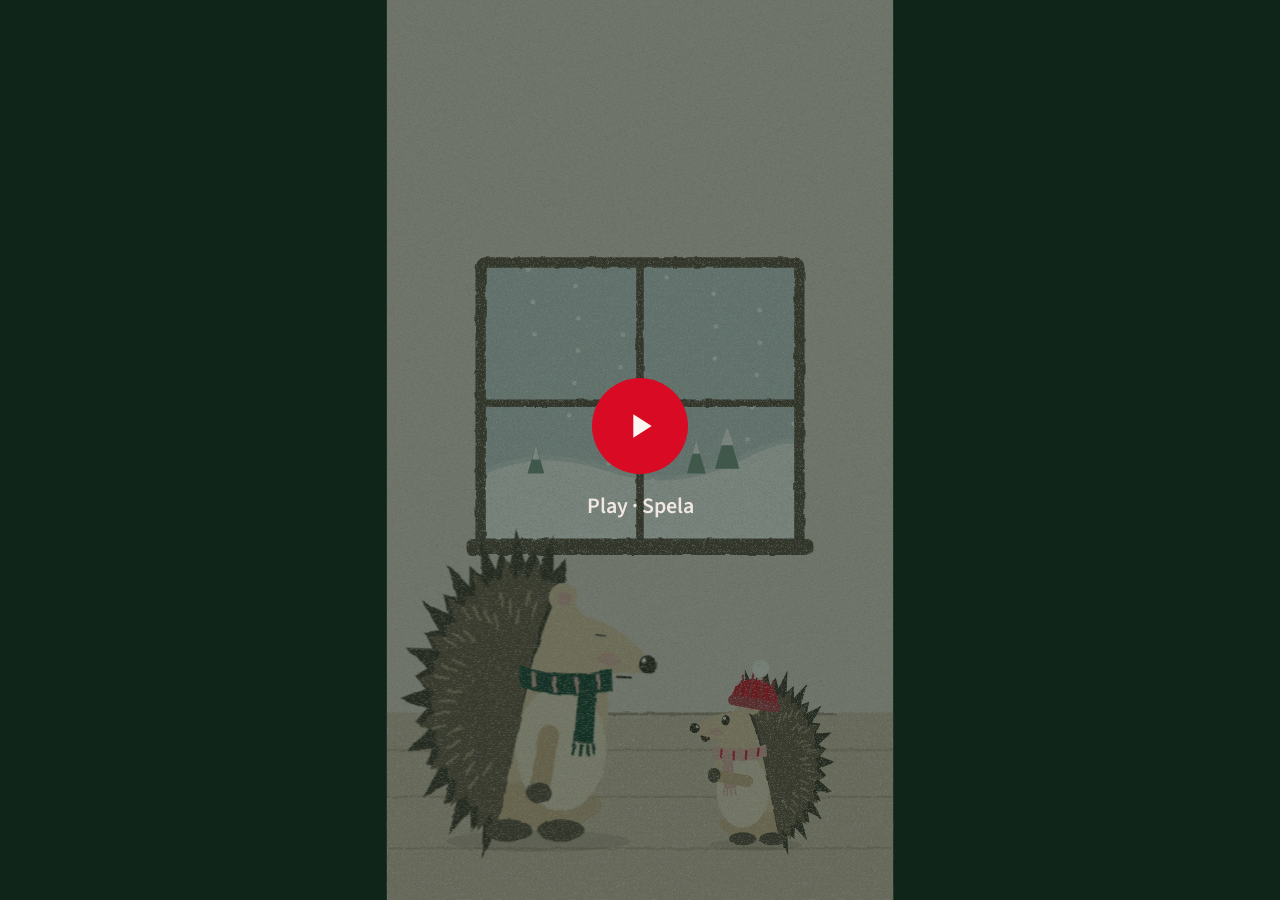
<file: films/promo/index.html>
<!doctype html>
<html lang="en">
<head>
<meta charset="utf-8">
<meta name="viewport" content="width=device-width, initial-scale=1">
<title>Pocket Gem — promo film</title>
<style>
@font-face{font-family:Lora;src:url(../assets/Lora-Variable.woff) format('woff');font-weight:400 700;font-style:normal}
@font-face{font-family:Lora;src:url(../assets/Lora-Italic-Variable.woff) format('woff');font-weight:400 700;font-style:italic}
@font-face{font-family:'Source Sans 3';src:url(../assets/SourceSans3-Variable.woff) format('woff');font-weight:200 900}
html,body{margin:0;height:100%;background:#10251B;overflow:hidden}
#wrap{position:absolute;left:50%;top:50%;width:1080px;height:1920px;transform-origin:0 0}
#stage{position:absolute;inset:0;overflow:hidden;background:#F1E8E2}
#stage svg{position:absolute;inset:0}
.cap{position:absolute;left:90px;right:90px;text-align:center;font-family:Lora,serif;font-weight:600;color:#10251B;opacity:0}.cap .w{display:inline-block;opacity:0}
.en{font-size:84px;line-height:1.05;text-wrap:balance}
.sv{font-style:italic;font-weight:500;font-size:46px;color:#6B2E2B}
.ui{font-family:'Source Sans 3',sans-serif}
#play{position:fixed;inset:0;display:flex;align-items:center;justify-content:center;background:rgba(16,37,27,.55);border:0;cursor:pointer;color:#F1E8E2;font:600 22px 'Source Sans 3',sans-serif;flex-direction:column;gap:16px;width:100%}
#play span.btn{width:96px;height:96px;border-radius:50%;background:#D90A24;display:flex;align-items:center;justify-content:center}
#bar{position:fixed;left:0;bottom:0;height:4px;background:#D90A24;width:0}
body.render #play,body.render #bar{display:none}
</style>
</head>
<body>
<div id="wrap"><div id="stage">
<svg id="svg" width="1080" height="1920" viewBox="0 0 1080 1920" xmlns="http://www.w3.org/2000/svg"></svg>
<div id="caps"></div>
</div></div>
<button id="play" type="button" aria-label="Play the film"><span class="btn"><svg width="40" height="40" viewBox="0 0 24 24" aria-hidden="true"><path d="M8 5v14l11-7z" fill="#FBF6F1"/></svg></span><span>Play · Spela</span></button>
<div id="bar"></div>
<audio id="music" src="music.mp3?v=3" preload="auto"></audio>
<script>
const DUR = 24;
const C = {paper:'#F1E8E2',paperHi:'#FBF6F1',paperLo:'#EADDD3',blush:'#E7AFA8',blushLo:'#EFD9CF',forest:'#173E32',forestD:'#10251B',berry:'#D90A24',berryD:'#B73548',ink:'#34271F',inkSoft:'#5C4A3E',plum:'#6B2E2B',skin:'#EEC3A3'};
const clamp=(x,a=0,b=1)=>Math.max(a,Math.min(b,x));
const easeOut=x=>{x=clamp(x);return 1-Math.pow(1-x,3)};const easeIn=x=>{x=clamp(x);return x*x*x};
const ease=x=>{x=clamp(x);return x<.5?4*x*x*x:1-Math.pow(-2*x+2,3)/2};
const back=x=>{x=clamp(x);const c1=1.70158,c3=c1+1;return 1+c3*Math.pow(x-1,3)+c1*Math.pow(x-1,2)};
const prog=(t,a,d)=>clamp((t-a)/d);
// scene windows [start,end] with 0.5 s crossfades
const SC=[[0,5],[4.5,10.5],[10,16.5],[16,20.5],[20,24.2]];
const sceneA=(t,i)=>{const[a,b]=SC[i];if(t<a||t>b+.02)return 0;return i===0?1:ease(clamp((t-a)/.5))};

/* ---------- hedgehog characters (facing right; origin = ground under body) ---------- */
const H={spD:'#3F3128',spM:'#6A5444',spL:'#A88D74',fur:'#E7C9A8',furD:'#D4AE88',belly:'#F4E0C8',paw:'#5C4A3E'};
function spikes(cx,cy,rx,ry,a0,a1,n,tip,col){let d='';const P=a=>[cx+rx*Math.cos(a),cy-ry*Math.sin(a)];
 for(let i=0;i<=n;i++){const a=(a0+(a1-a0)*i/n)*Math.PI/180;const[x,y]=P(a);d+=(i?'L':'M')+x.toFixed(1)+','+y.toFixed(1);
  if(i<n){const am=(a0+(a1-a0)*(i+.5)/n)*Math.PI/180;const k=tip*(i%2?0.94:1.06);d+='L'+(cx+rx*k*Math.cos(am)).toFixed(1)+','+(cy-ry*k*Math.sin(am)).toFixed(1)}}
 return d}
function mantle(id,kid){const top=kid?60:62;
 const outer=spikes(-10,-262,178,248,255,top,22,1.2,'');
 const end=[-10+178*Math.cos(top*Math.PI/180),-262-248*Math.sin(top*Math.PI/180)];
 const inner=`C${kid?-5:5},-385 -22,-150 -56,-22 Z`;
 const mid=spikes(-14,-258,160,226,250,top+4,20,1.12,'');
 let quills='';for(let i=0;i<26;i++){const a=(245-i*7)*Math.PI/180;const r=.62+((i*37)%10)/40;const x=-30+150*r*Math.cos(a),y=-262-215*r*Math.sin(a);const ang=Math.atan2(-Math.sin(a),Math.cos(a));quills+=`M${x.toFixed(1)},${y.toFixed(1)} l${(Math.cos(ang)*26).toFixed(1)},${(Math.sin(ang)*26).toFixed(1)} `}
 return `<path d="${outer}${inner}" fill="${H.spD}"/><path d="${mid}${inner}" fill="${H.spM}"/><path d="${quills}" stroke="${H.spL}" stroke-width="5" stroke-linecap="round" fill="none" clip-path="url(#mclip${id})"/><clipPath id="mclip${id}"><path d="${mid}${inner}"/></clipPath>`}
function hog(id,kid){
 const scarf=kid?C.blush:C.forest, stripe=kid?C.berry:C.blush;
 const eyeR=kid?[13,17]:[11,14];
 return `
<g id="${id}">
 <ellipse cx="20" cy="4" rx="${kid?150:170}" ry="20" fill="${C.ink}" opacity=".12" id="${id}sh"/>
 <g id="${id}b"><g filter="url(#crayon)">
  <ellipse cx="0" cy="-250" rx="150" ry="228" fill="${H.fur}"/>
  <ellipse cx="10" cy="-62" rx="128" ry="42" fill="${H.furD}" opacity=".7"/>
  <ellipse cx="62" cy="-168" rx="84" ry="116" fill="${H.belly}"/>
  ${mantle(id,kid)}
  <g id="${id}ft"><ellipse cx="-36" cy="-16" rx="44" ry="21" fill="${H.paw}"/><ellipse cx="62" cy="-16" rx="44" ry="21" fill="${H.paw}"/></g>
  <g id="${id}fs" display="none"><ellipse cx="128" cy="-46" rx="40" ry="22" fill="${H.paw}"/><ellipse cx="168" cy="-30" rx="40" ry="22" fill="${H.paw}"/></g>
  <g id="${id}hd">
   <circle cx="50" cy="-448" r="27" fill="${H.fur}"/><circle cx="52" cy="-446" r="13" fill="${C.blush}"/>
   <path d="M90,-418 C150,-418 206,-374 224,-352 C232,-340 222,-328 208,-328 C168,-326 128,-316 96,-298 Z" fill="${H.fur}"/>
   <circle cx="222" cy="-346" r="16" fill="${C.ink}"/><circle cx="216" cy="-352" r="4.5" fill="${C.paperHi}"/>
   <ellipse cx="150" cy="-346" rx="21" ry="12" fill="${C.blush}" opacity=".85"/>
   <g id="${id}ey"><ellipse cx="128" cy="-388" rx="${eyeR[0]}" ry="${eyeR[1]}" fill="${C.ink}"/><circle cx="${kid?133:131}" cy="${kid?-394:-393}" r="${kid?5:4}" fill="${C.paperHi}"/></g>
   <path id="${id}lid" d="M112,-396 Q128,-380 146,-396" stroke="${C.ink}" stroke-width="5" fill="none" stroke-linecap="round" display="none"/>
   ${mouths(id,182,-318,kid?.8:.9)}
   ${kid?`<g><path d="M-30,-452 C-34,-560 128,-566 124,-456 Z" fill="${C.berry}"/><path d="M-6,-468 L-2,-540 M30,-466 L32,-552 M66,-466 L66,-552 M100,-470 L98,-540" stroke="${C.berryD}" stroke-width="7" stroke-linecap="round"/><rect x="-40" y="-474" width="172" height="34" rx="17" fill="${C.berryD}"/><circle cx="46" cy="-572" r="28" fill="${C.paperHi}"/></g>`:''}
  </g>
  <path d="M-14,-322 Q70,-292 156,-316 L158,-276 Q70,-252 -16,-284 Z" fill="${scarf}"/>
  <path d="M10,-310 L14,-282 M50,-302 L52,-272 M90,-300 L92,-270 M130,-306 L132,-276" stroke="${stripe}" stroke-width="7"/>
  <path d="M96,-290 L86,-180 L122,-176 L128,-288 Z" fill="${scarf}"/><path d="M88,-176 L84,-158 M100,-174 L98,-156 M112,-174 L112,-156 M122,-174 L124,-158" stroke="${scarf}" stroke-width="6" stroke-linecap="round"/>
  <g id="${id}a" transform="rotate(10 40 -200)">
   <rect x="22" y="-212" width="38" height="128" rx="19" fill="${H.furD}"/>
   <g id="${id}ph" display="none"><rect x="10" y="-126" width="84" height="138" rx="14" fill="${C.ink}"/><rect x="19" y="-116" width="66" height="112" rx="8" fill="${C.paperHi}"/><circle cx="52" cy="-68" r="10" fill="${C.berry}"/></g>
   <ellipse cx="41" cy="-84" rx="24" ry="20" fill="${H.paw}"/>
  </g>
 </g></g>
</g>`}
function mouths(id,x,y,s){return `<g transform="translate(${x} ${y}) scale(${s})">
 <path id="${id}m_smile" d="M-16,-4 Q2,14 18,-6" stroke="${C.ink}" stroke-width="5" fill="none" stroke-linecap="round"/>
 <path id="${id}m_open" d="M-16,-6 Q2,30 20,-8 Z" fill="${C.plum}" stroke="${C.ink}" stroke-width="4" stroke-linejoin="round" display="none"/>
 <path id="${id}m_flat" d="M-12,2 L14,0" stroke="${C.ink}" stroke-width="5" stroke-linecap="round" display="none"/>
 <path id="${id}m_frown" d="M-14,8 Q2,-4 16,6" stroke="${C.ink}" stroke-width="5" fill="none" stroke-linecap="round" display="none"/>
 <ellipse id="${id}m_o" cx="2" cy="4" rx="9" ry="12" fill="${C.plum}" stroke="${C.ink}" stroke-width="4" display="none"/>
</g>`}
const pin=(x,y,id,img)=>`<g id="${id}" transform="translate(${x} ${y})"><g filter="url(#crayon)"><path d="M0,0 C-10,-26 -40,-46 -40,-78 A40,40 0 1 1 40,-78 C40,-46 10,-26 0,0 Z" fill="${C.berry}" stroke="${C.ink}" stroke-width="4"/><circle cx="0" cy="-78" r="27" fill="${C.paperHi}"/></g><image href="../assets/${img}.webp" x="-23" y="-101" width="46" height="46"/></g>`;
const star=(id,x,y,r,col)=>`<path id="${id}" transform="translate(${x} ${y})" d="M0,-${r} Q${r*.18},-${r*.18} ${r},0 Q${r*.18},${r*.18} 0,${r} Q-${r*.18},${r*.18} -${r},0 Q-${r*.18},-${r*.18} 0,-${r} Z" fill="${col}"/>`;

/* ---------- rain drops ---------- */
let rain='';const drops=[];for(let i=0;i<40;i++){const d={x:200+((i*97)%680),y0:(i*173)%640,r:5+(i*7)%7,ph:i*1.7,sp:70+(i*13)%60};drops.push(d);rain+=`<circle id="rd${i}" r="${d.r}" fill="#FFFFFF"/>`}
let snow='';const flakes=[];for(let i=0;i<70;i++){const d={x:(i*151)%1080,y0:(i*263)%1960,r:5+(i*5)%9,ph:i*2.3,sp:80+(i*17)%90};flakes.push(d);snow+=`<circle id="sf${i}" r="${d.r}" fill="#FFFFFF" stroke="#C9D3D6" stroke-width="2" opacity="${.75+((i*3)%4)*.08}"/>`}

/* ---------- build ---------- */
const svg=document.getElementById('svg');
svg.innerHTML=`
<defs>
 <filter id="crayon" x="-15%" y="-15%" width="130%" height="130%" color-interpolation-filters="sRGB">
  <feTurbulence id="boil" type="fractalNoise" baseFrequency="0.04" numOctaves="2" seed="1" result="n"/>
  <feDisplacementMap in="SourceGraphic" in2="n" scale="7" xChannelSelector="R" yChannelSelector="G" result="d"/>
  <feTurbulence type="fractalNoise" baseFrequency="0.85" numOctaves="1" seed="7" result="g"/>
  <feColorMatrix in="g" type="matrix" values="0 0 0 0 .984  0 0 0 0 .965  0 0 0 0 .945  0 0 0 2.2 -1.15" result="spk"/>
  <feComposite in="spk" in2="d" operator="atop"/>
 </filter>
 <filter id="paper" x="0" y="0" width="100%" height="100%">
  <feTurbulence type="fractalNoise" baseFrequency="0.7" numOctaves="2" seed="4"/>
  <feColorMatrix type="matrix" values="0 0 0 0 .2  0 0 0 0 .15  0 0 0 0 .1  0 0 0 -.9 .55"/>
 </filter>
 <clipPath id="winClip"><rect x="200" y="560" width="680" height="600" rx="10"/></clipPath>
 <clipPath id="scrClip"><rect x="264" y="634" width="552" height="1032" rx="50"/></clipPath>
</defs>

<!-- SCENE 1: snowy window -->
<g id="s0">
 <rect width="1080" height="1920" fill="${C.paperLo}"/>
 <g filter="url(#crayon)">
  <rect x="200" y="560" width="680" height="600" rx="10" fill="#CBD5D7"/>
 </g>
 <g clip-path="url(#winClip)">
  <path d="M200,1010 Q330,950 470,1000 T760,975 T880,990 L880,1160 L200,1160 Z" fill="#FBFBF9"/><path d="M200,1010 Q330,950 470,1000 T760,975 T880,990" stroke="#DCE3E3" stroke-width="10" fill="none"/><path d="M640,1010 l20,-70 l20,70 Z M700,1000 l26,-90 l26,90 Z M300,1010 l18,-60 l18,60 Z" fill="#7E9A8C"/><path d="M652,968 l8,-28 l8,28 Z M712,950 l14,-40 l14,40 Z M310,980 l8,-30 l8,30 Z" fill="#FFFFFF"/>
  <g id="rain">${rain}</g><path d="M200,1160 Q260,1128 330,1150 Q420,1124 520,1152 Q640,1126 760,1150 Q830,1132 880,1150 L880,1160 L200,1160 Z" fill="#FFFFFF"/>
 </g>
 <g filter="url(#crayon)">
  <rect x="200" y="560" width="680" height="600" rx="10" fill="none" stroke="${C.inkSoft}" stroke-width="22"/>
  <path d="M540,560 L540,1160 M200,860 L880,860" stroke="${C.inkSoft}" stroke-width="16"/>
  <rect x="170" y="1150" width="740" height="34" rx="12" fill="${C.inkSoft}"/>
  <rect x="0" y="1520" width="1080" height="400" fill="#D9C3B0"/>
  <path d="M0,1600 L1080,1600 M0,1700 L1080,1700 M0,1810 L1080,1810" stroke="#C4A992" stroke-width="5"/>
  <rect x="120" y="1520" width="840" height="6" fill="${C.inkSoft}" opacity=".4"/>
 </g>
 <g transform="translate(300 1790) scale(1.15)">${hog('p1')}</g>
 <g transform="translate(800 1800) scale(-.66 .66)">${hog('k1',1)}</g>
 <g transform="translate(270 160)"><g id="bulb" opacity="0"><g filter="url(#crayon)"><circle cx="260" cy="1000" r="44" fill="#F5D776" stroke="${C.ink}" stroke-width="5"/><rect x="242" y="1040" width="36" height="26" rx="6" fill="${C.inkSoft}"/></g>
  <path d="M260,935 L260,905 M205,955 L185,935 M315,955 L335,935" stroke="${C.berry}" stroke-width="7" stroke-linecap="round"/></g></g>
</g>

<!-- SCENE 2: phone -->
<g id="s1" opacity="0">
 <rect width="1080" height="1920" fill="${C.blushLo}"/>
 <g id="phone">
  <g filter="url(#crayon)"><rect x="240" y="610" width="600" height="1080" rx="72" fill="${C.ink}"/></g>
  <g clip-path="url(#scrClip)">
   <rect x="264" y="634" width="552" height="1032" fill="${C.paperLo}"/>
   <g filter="url(#crayon)">
    <path d="M264,900 Q380,860 420,950 T560,1000 Q640,1040 600,1160 T720,1330 Q820,1380 816,1460 L816,1666 L264,1666 Z" fill="none"/>
    <ellipse cx="370" cy="1050" rx="120" ry="90" fill="#9DB5A0"/>
    <ellipse cx="700" cy="860" rx="140" ry="100" fill="#9DB5A0"/>
    <ellipse cx="640" cy="1480" rx="170" ry="110" fill="#9DB5A0"/>
    <path d="M264,1240 Q420,1180 520,1260 T816,1210" stroke="${C.blush}" stroke-width="34" fill="none" stroke-linecap="round"/>
    <path d="M300,760 Q450,820 520,1100 T460,1600" stroke="${C.paperHi}" stroke-width="16" fill="none"/>
    <path d="M816,1000 Q640,1080 560,1360" stroke="${C.paperHi}" stroke-width="12" fill="none"/>
   </g>
   <g id="pins">${pin(400,1040,'pn0','cat-playground')}${pin(700,860,'pn1','cat-forest')}${pin(560,1250,'pn2','cat-cafe')}${pin(650,1480,'pn3','cat-animals')}${pin(360,1420,'pn4','cat-museum')}</g>
   <g id="me"><circle cx="520" cy="1160" r="34" fill="${C.berry}" opacity=".25" id="mepulse"/><circle cx="520" cy="1160" r="15" fill="${C.berry}" stroke="${C.paperHi}" stroke-width="5"/></g>
   <rect x="264" y="634" width="552" height="120" fill="${C.paperHi}"/>
   <g transform="translate(296 668) scale(.04)"><clipPath id="logoCapA"><path d="M0 0H1280V1280L1049 1280L0 231Z"/></clipPath><path d="M180 188H1086V1090Q1086 1112 1070 1096L169 209Q153 188 180 188Z" stroke="#173E32" stroke-width="60" fill="none"/><circle cx="512" cy="743" r="110" fill="#B73548" clip-path="url(#logoCapA)"/><path d="M159 390V1110H879Z" fill="#173E32"/></g>
   <text x="352" y="712" font-family="Lora" font-weight="600" font-size="34" fill="${C.forestD}">Pocket Gem</text>
   <g id="card" transform="translate(0 420)">
    <rect x="284" y="1330" width="512" height="320" rx="30" fill="${C.paperHi}" stroke="${C.ink}" stroke-opacity=".2" stroke-width="2"/>
    <image href="../assets/ph-play.webp" x="300" y="1340" width="300" height="154" preserveAspectRatio="xMidYMid meet"/>
    <text x="312" y="1550" font-family="Lora" font-weight="600" font-size="38" fill="${C.forestD}">Playground</text>
    <text x="312" y="1596" font-family="Source Sans 3" font-weight="600" font-size="28" fill="${C.inkSoft}">600 m · Big swings · Lek</text>
   </g>
  </g>
 </g>
 <g transform="translate(140 2130)">${hog('k2',1)}</g>
 <g id="hand" filter="url(#crayon)">
  <path d="M930,1920 L842,1560 Q832,1500 880,1488 L950,1496 Q1000,1520 1030,1920 Z" fill="${H.furD}"/>
  <path d="M900,1660 L960,1640 M916,1740 L990,1716" stroke="${H.fur}" stroke-width="10" stroke-linecap="round"/>
  <ellipse cx="868" cy="1470" rx="46" ry="38" fill="${H.paw}"/>
  <circle cx="830" cy="1424" r="17" fill="${H.paw}"/><circle cx="822" cy="1462" r="17" fill="${H.paw}"/><circle cx="828" cy="1500" r="17" fill="${H.paw}"/>
 </g>
</g>

<!-- SCENE 3: swing outdoors -->
<g id="s2" opacity="0">
 <rect width="1080" height="1920" fill="#EDE8E4"/>
 <g filter="url(#crayon)"><circle cx="880" cy="700" r="80" fill="#F5D776" opacity=".7"/></g>
 <image href="../assets/ph-nature.webp" x="-60" y="760" width="1000" height="512"/>
 <g filter="url(#crayon)">
  <path d="M0,1230 Q300,1170 600,1220 T1080,1200 L1080,1920 L0,1920 Z" fill="#FBFBF9"/><path d="M0,1250 Q300,1196 600,1240 T1080,1222" stroke="#DCE3E3" stroke-width="14" fill="none"/>
  <path d="M0,1560 Q400,1500 1080,1580 L1080,1920 L0,1920 Z" fill="#F4F5F3"/><path d="M0,1575 Q400,1518 1080,1598" stroke="#DCE3E3" stroke-width="12" fill="none"/>
 </g>
 <g transform="translate(230 1800) scale(1.05)">${hog('p3')}</g>
 <g filter="url(#crayon)">
  <path d="M560,1770 L760,990 L960,1770" stroke="#4E6F5F" stroke-width="22" stroke-linecap="round" stroke-linejoin="round" fill="none"/>
  <path d="M600,1800 L760,1000 L920,1800" stroke="${C.forest}" stroke-width="26" stroke-linecap="round" stroke-linejoin="round" fill="none"/>
 </g>
 <g id="swing">
  <g filter="url(#crayon)"><path d="M752,1000 L700,1486 M768,1000 L820,1486" stroke="${C.inkSoft}" stroke-width="8" stroke-linecap="round"/></g>
  <g transform="translate(780 1494) scale(-.5 .5)">${hog('k3',1)}</g>
  <g filter="url(#crayon)"><rect x="672" y="1478" width="176" height="28" rx="12" fill="#B07A52"/><rect x="672" y="1478" width="176" height="9" rx="4" fill="#C9966C"/></g>
 </g>
 <g filter="url(#crayon)"><circle cx="760" cy="996" r="22" fill="${C.forestD}"/></g>
 <g>
 </g>
 ${star('st0',190,820,26,C.berry)}${star('st1',520,700,20,C.blush)}${star('st2',980,1050,24,C.berry)}
</g>

<!-- SCENE 4: share a gem -->
<g id="s3" opacity="0">
 <rect width="1080" height="1920" fill="${C.paper}"/>
 <g filter="url(#crayon)"><path d="M0,1600 Q500,1540 1080,1620 L1080,1920 L0,1920 Z" fill="#FBFBF9"/><path d="M0,1600 Q500,1540 1080,1620" stroke="#DCE3E3" stroke-width="12" fill="none"/></g>
 <g id="bub">
  <g filter="url(#crayon)"><path d="M150,640 Q150,560 230,560 L850,560 Q930,560 930,640 L930,1060 Q930,1140 850,1140 L560,1140 L470,1240 L480,1140 L230,1140 Q150,1140 150,1060 Z" fill="${C.paperHi}" stroke="${C.ink}" stroke-width="6"/></g>
  <image href="../assets/submitted.webp" x="200" y="580" width="680" height="453"/>
  <g id="chip"><g filter="url(#crayon)"><rect x="260" y="1040" width="560" height="78" rx="39" fill="${C.forestD}"/></g>
   <text x="540" y="1092" text-anchor="middle" font-family="Source Sans 3" font-weight="700" font-size="34" fill="${C.paperHi}">Share a place · Dela en plats</text></g>
 </g>
 ${star('st3',140,520,30,C.berry)}${star('st4',960,500,24,C.blush)}${star('st5',990,1200,30,C.berry)}${star('st6',110,1250,20,C.blush)}
 <g transform="translate(340 1900)">${hog('p4')}</g>
 <g transform="translate(800 1890) scale(-.66 .66)">${hog('k4',1)}</g>
</g>

<!-- SCENE 5: end card -->
<g id="s4" opacity="0">
 <rect width="1080" height="1920" fill="${C.forestD}"/>
 <g id="logoTile" transform="translate(540 520)">
  <g filter="url(#crayon)"><rect x="-110" y="-110" width="220" height="220" rx="52" fill="${C.paper}"/></g>
  <g transform="translate(-86 -86) scale(.134)"><path d="M180 188H1086V1090Q1086 1112 1070 1096L169 209Q153 188 180 188Z" stroke="#173E32" stroke-width="36" fill="none"/><clipPath id="logoCapB"><path d="M0 0H1280V1280L1049 1280L0 231Z"/></clipPath><circle cx="512" cy="743" r="110" fill="#B73548" clip-path="url(#logoCapB)"/><path d="M159 390V1110H879Z" fill="#173E32"/></g>
 </g>
 <g filter="url(#crayon)"><path d="M0,1600 Q540,1480 1080,1600 L1080,1920 L0,1920 Z" fill="${C.paper}"/></g>
 <g transform="translate(390 1880) scale(.72)">${hog('p5')}</g>
 <g transform="translate(700 1890) scale(-.5 .5)">${hog('k5',1)}</g>
</g>
<g id="snow" opacity="0">${snow}</g>
<rect width="1080" height="1920" filter="url(#paper)" opacity=".55" pointer-events="none"/>
`;

/* ---------- captions ---------- */
const caps=document.getElementById('caps');
const CAPS=[
 {id:'c0a',top:200,cls:'en',html:'Saturday.<br>First snow!',a:.3,b:2.2},
 {id:'c0a2',top:400,cls:'sv',html:'Lördag. Första snön!',a:.8,b:2.2},
 {id:'c0b',top:200,cls:'en',html:'Where should we go?',a:2.65,b:4.55},
 {id:'c0c',top:330,cls:'sv',html:'Vart ska vi gå?',a:3.0,b:4.55},
 {id:'c1a',top:190,cls:'en',html:'Little places nearby,',a:5.0,b:9.95},
 {id:'c1b',top:290,cls:'en',html:'shared by parents.',a:5.3,b:9.95},
 {id:'c1c',top:410,cls:'sv',html:'Tipsade av andra föräldrar',a:5.75,b:9.95},
 {id:'c2a',top:200,cls:'en',html:'Little places.',a:10.5,b:15.95},
 {id:'c2b',top:300,cls:'en',html:'Big discoveries.',a:11.2,b:15.95},
 {id:'c2c',top:420,cls:'sv',html:'Små platser. Stora upptäckter.',a:11.9,b:15.95},
 {id:'c3a',top:250,cls:'en',html:'Found a gem? Share it.',a:16.3,b:19.95},
 {id:'c3b',top:360,cls:'sv',html:'Hittat en pärla? Dela den.',a:16.8,b:19.95},
 {id:'c4a',top:700,cls:'en',html:'Pocket Gem',a:20.6,b:99,col:'#F1E8E2'},
 {id:'c4b',top:830,cls:'sv',html:'Little places. Big discoveries.<br>Små platser. Stora upptäckter.',a:21.1,b:99,col:'#E7AFA8',size:44},
 {id:'c4c',top:1040,cls:'ui',html:'pocket-gem.hellopocketgem.workers.dev',a:21.6,b:99,col:'#F1E8E2',size:38,w:600},
 {id:'c4d',top:1110,cls:'ui',html:'Free · Stockholm · English &amp; Svenska',a:21.9,b:99,col:'#E7AFA8',size:32,w:400},
];
for(const c of CAPS){const d=document.createElement('div');d.className='cap '+c.cls;d.id=c.id;d.style.top=c.top+'px';d.innerHTML=c.html.split('<br>').map(line=>line.split(' ').map(w=>`<span class="w">${w}</span>`).join(' ')).join('<br>');c.words=[...d.querySelectorAll('.w')];if(c.col)d.style.color=c.col;if(c.size)d.style.fontSize=c.size+'px';if(c.w)d.style.fontWeight=c.w;caps.appendChild(d);c.el=d}

/* ---------- helpers ---------- */
const $=id=>document.getElementById(id);
const setRot=(id,deg,cx,cy)=>$(id).setAttribute('transform',`rotate(${deg.toFixed(2)} ${cx} ${cy})`);
function mouth(id,m){for(const k of ['smile','open','flat','frown','o'])$(id+'m_'+k).setAttribute('display',k===m?'inline':'none')}
function eyes(id,t,off,sleepy){const ph=((t+off)%3.3);const s=sleepy?.45:(ph<.13?.1:1);$(id+'ey').setAttribute('transform',`translate(0 ${(-388*(1-s)).toFixed(1)}) scale(1 ${s})`);$(id+'lid').setAttribute('display',sleepy?'inline':'none')}
const arm=(id,deg)=>setRot(id+'a',deg,40,-200);
const head=(id,deg)=>setRot(id+'hd',deg,60,-330);
const bob=(id,y,r=0)=>$(id+'b').setAttribute('transform',`translate(0 ${y.toFixed(1)}) rotate(${r.toFixed(2)} 0 0)`);
const sit=(id,on)=>{$(id+'ft').setAttribute('display',on?'none':'inline');$(id+'fs').setAttribute('display',on?'inline':'none');$(id+'sh').setAttribute('display',on?'none':'inline')};
const phone=(id,on)=>$(id+'ph').setAttribute('display',on?'inline':'none');
const sw=(t,f,a)=>a*Math.sin(t*Math.PI*2*f);
const breathe=(t,o)=>-Math.max(0,sw(t+o,.45,5));
const hop=(t,f)=>-Math.abs(Math.sin(t*Math.PI*f))*18;

/* ---------- frame ---------- */
function render(t){
 $('boil').setAttribute('seed',1+Math.floor(t*8)%5);
 for(let i=0;i<5;i++){const a=sceneA(t,i);const g=$('s'+i);g.setAttribute('opacity',a.toFixed(3));g.setAttribute('display',a>0?'inline':'none')}

 const s4=sceneA(t,4);const so=s4>0?1-.4*s4:Math.max(sceneA(t,2),sceneA(t,3));$('snow').setAttribute('opacity',so.toFixed(3));$('snow').setAttribute('display',so>0?'inline':'none');
 if(so>0)flakes.forEach((d,i)=>{const y=-20+((d.y0+t*d.sp)%1960);const x=d.x+Math.sin(t*1.1+d.ph)*24;$('sf'+i).setAttribute('transform',`translate(${x.toFixed(1)} ${y.toFixed(1)})`)});
 // S1: snowy window
 if(t<5.2){
  drops.forEach((d,i)=>{const y=540+((d.y0+t*d.sp)%660);const x=d.x+Math.sin(t*1.3+d.ph)*18;$('rd'+i).setAttribute('transform',`translate(${x.toFixed(1)} ${y.toFixed(1)})`)});
  const idea=ease(prog(t,3.1,.35));
  mouth('p1',t<3.1?'flat':'open');eyes('p1',t,0,false);head('p1',t<3.1?8+sw(t,.25,3):4);
  arm('p1',10-idea*110);phone('p1',idea>.4);bob('p1',breathe(t,0));
  const kx=ease(prog(t,3.3,.3));
  mouth('k1',t<3.3?'open':'o');eyes('k1',t,1.3,false);head('k1',t<3.3?-10+sw(t,.8,4):6);arm('k1',t<3.3?-100+sw(t,1.8,22):10-kx*125);
  bob('k1',hop(t,t<3.3?1.6:2.6),0);
  const b=$('bulb');b.setAttribute('opacity',(prog(t,3.2,.2)).toFixed(2));const bs=.6+.4*back(prog(t,3.2,.4));b.setAttribute('transform',`translate(260 1000) scale(${bs}) translate(-260 -1000)`);
 }
 // S2: phone
 if(t>4.4&&t<10.6){
  const st=prog(t,4.5,.9);$('phone').setAttribute('transform',`translate(0 ${(1-ease(st))*500}) rotate(${(1-ease(st))*6} 540 1150)`);
  $('hand').setAttribute('transform',`translate(0 ${(1-ease(st))*500})`);
  [5.5,5.85,6.2,6.55,6.9].forEach((a,i)=>{const p=back(prog(t,a,.45));const[x,y]=[[400,1040],[700,860],[560,1250],[650,1480],[360,1420]][i];$('pn'+i).setAttribute('transform',`translate(${x} ${y}) scale(${Math.max(p,0.001)})`)});
  const mp=(t*1.2)%1;$('mepulse').setAttribute('r',(20+mp*40).toFixed(1));$('mepulse').setAttribute('opacity',(.4*(1-mp)).toFixed(2));
  const cp=back(prog(t,7.8,.6));$('card').setAttribute('transform',`translate(0 ${(1-cp)*420})`);
  const kp=ease(prog(t,6.2,.6));$('k2').setAttribute('transform',`translate(0 ${-(kp*240)})`);
  mouth('k2',t<7.9?'o':'open');head('k2',-8+sw(t,.8,4));arm('k2',-105+sw(t,2.2,14));eyes('k2',t,.4);bob('k2',t>7.9?hop(t-7.9,2.4):0);
 }
 // S3: swing (side view)
 if(t>9.9&&t<16.7){
  const ang=sw(t-10,.55,20);setRot('swing',ang,760,1000);
  sit('k3',1);mouth('k3','open');eyes('k3',t,.9);head('k3',-ang*.25);arm('k3',178);bob('k3',0,0);
  mouth('p3',t<12?'smile':'open');eyes('p3',t,2);head('p3',sw(t,.5,3));arm('p3',-125+sw(t,1.3,16));bob('p3',hop(t-10,1.1)*.6);
  for(let i=0;i<3;i++){const s=.6+.4*Math.abs(Math.sin(t*2.4+i*1.7));const el=$('st'+i);const tr=el.getAttribute('transform').split(' scale')[0];el.setAttribute('transform',tr+` scale(${s.toFixed(3)})`)}
 }
 // S4: share
 if(t>15.9&&t<20.7){
  const bp=back(prog(t,16.6,.6));$('bub').setAttribute('transform',`translate(470 1240) scale(${Math.max(bp,.001)}) translate(-470 -1240)`);
  const cp=back(prog(t,17.8,.5));$('chip').setAttribute('transform',`translate(540 1079) scale(${Math.max(cp,.001)}) translate(-540 -1079)`);
  const k=ease(prog(t,16.1,.4));arm('k4',10-k*128);mouth('k4',t<16.6?'o':'open');head('k4',4+sw(t,1,3));eyes('k4',t,.2);bob('k4',t>17.8?hop(t-17.8,2.2):0);
  arm('p4',10-ease(prog(t,16.4,.5))*108);phone('p4',1);mouth('p4','smile');head('p4',6);eyes('p4',t,1.1);bob('p4',breathe(t,.3));
  for(let i=3;i<7;i++){const s=prog(t,16.8+(i-3)*.15,.3)*(.6+.4*Math.abs(Math.sin(t*2.8+i)));const el=$('st'+i);const tr=el.getAttribute('transform').split(' scale')[0];el.setAttribute('transform',tr+` scale(${Math.max(s,.001).toFixed(3)})`)}
 }
 // S5: end card
 if(t>19.9){
  const lp=back(prog(t,20.3,.6));$('logoTile').setAttribute('transform',`translate(540 520) scale(${Math.max(lp,.001)})`);
  arm('p5',-128+sw(t,1.5,18));arm('k5',-128-sw(t,1.8,18));mouth('p5','smile');mouth('k5','open');head('p5',4);head('k5',-4+sw(t,.9,3));eyes('p5',t,.5);eyes('k5',t,1.8);bob('k5',hop(t-20,1.8)*.7);bob('p5',breathe(t,0));
 }
 // captions
 for(const c of CAPS){
  if(t<c.a-.05||t>c.b+.5){c.el.style.opacity=0;continue}
  const out=c.b>50?0:easeIn(prog(t,c.b,.45));
  c.el.style.opacity=(1-out).toFixed(3);c.el.style.transform=`translateY(${(-14*out).toFixed(2)}px)`;
  c.words.forEach((w,i)=>{const p=prog(t,c.a+i*.075,.75);const e=easeOut(p);
   w.style.opacity=Math.min(1,p*1.6).toFixed(3);w.style.transform=`translateY(${(22*(1-e)).toFixed(2)}px)`;w.style.filter=p<1?`blur(${(5*(1-e)).toFixed(2)}px)`:'none'})
 }
}
window.renderAt=t=>{render(t);return true};

/* ---------- live player ---------- */
const params=new URLSearchParams(location.search);
function fit(){const w=innerWidth,h=innerHeight;const s=Math.min(w/1080,h/1920);const el=$('wrap');el.style.transform=`scale(${s}) translate(-540px,-960px)`}
if(params.has('render')){document.body.classList.add('render');$('wrap').style.cssText='left:0;top:0';render(0)}
else{fit();addEventListener('resize',fit);render(0);
 let t0=0,tp=0,playing=false,ended=false,raf=0;const mus=$('music');mus.volume=0.3;
 const IC={pause:'<svg viewBox="0 0 24 24" width="18" height="18"><path d="M7 5h3.5v14H7zM13.5 5H17v14h-3.5z" fill="currentColor"/></svg>',play:'<svg viewBox="0 0 24 24" width="18" height="18"><path d="M8 5v14l11-7z" fill="currentColor"/></svg>',snd:'<svg viewBox="0 0 24 24" width="18" height="18"><path d="M4 9h4l5-4v14l-5-4H4z" fill="currentColor"/><path d="M16 8.5a5 5 0 0 1 0 7M18.5 6a8.5 8.5 0 0 1 0 12" stroke="currentColor" stroke-width="2" fill="none" stroke-linecap="round"/></svg>',mute:'<svg viewBox="0 0 24 24" width="18" height="18"><path d="M4 9h4l5-4v14l-5-4H4z" fill="currentColor"/><path d="M16.5 9.5l5 5M21.5 9.5l-5 5" stroke="currentColor" stroke-width="2" stroke-linecap="round"/></svg>'};
 const cs=document.createElement('style');cs.textContent='#ctl{position:fixed;right:10px;bottom:14px;display:flex;gap:8px;z-index:9;opacity:0;pointer-events:none;transition:opacity .2s}#ctl.on{opacity:1;pointer-events:auto}#ctl button{width:38px;height:38px;border-radius:50%;border:0;background:rgba(16,37,27,.72);color:#FBF6F1;display:flex;align-items:center;justify-content:center;cursor:pointer;padding:0}#ctl button:hover{background:#D90A24}#ctl button:focus-visible{outline:2px solid #FBF6F1;outline-offset:2px}';document.head.appendChild(cs);
 const ctl=document.createElement('div');ctl.id='ctl';ctl.innerHTML='<button id="pp" type="button"></button><button id="mu" type="button"></button>';document.body.appendChild(ctl);
 const setUI=()=>{$('pp').innerHTML=playing?IC.pause:IC.play;$('pp').setAttribute('aria-label',playing?'Pause':'Play');$('mu').innerHTML=mus.muted?IC.mute:IC.snd;$('mu').setAttribute('aria-label',mus.muted?'Sound on':'Mute')};
 const frame=now=>{if(!playing)return;let t=tp+(now-t0)/1000;if(t>=DUR){render(DUR);$('bar').style.width='100%';end();return}render(t);$('bar').style.width=(100*t/DUR)+'%';raf=requestAnimationFrame(frame)};
 const start=()=>{if(ended){tp=0;ended=false}if(tp===0)try{mus.currentTime=0}catch(e){}playing=true;t0=performance.now();try{const p=mus.play();if(p&&p.catch)p.catch(()=>{})}catch(e){}$('play').style.display='none';ctl.classList.add('on');setUI();try{parent.postMessage({pg:'playing'},'*')}catch(e){}cancelAnimationFrame(raf);raf=requestAnimationFrame(frame)};
 const pause=()=>{if(!playing)return;tp+=(performance.now()-t0)/1000;playing=false;cancelAnimationFrame(raf);mus.pause();setUI()};
 const end=()=>{playing=false;ended=true;mus.pause();setUI();const b=$('play');b.style.display='flex';const l=b.querySelector('span:last-child');if(l)l.textContent='Replay · Spela igen'};
 $('pp').addEventListener('click',e=>{e.stopPropagation();playing?pause():start()});
 $('mu').addEventListener('click',e=>{e.stopPropagation();mus.muted=!mus.muted;setUI()});
 $('svg').addEventListener('click',()=>{if(!ended&&$('play').style.display==='none')playing?pause():start()});
 window.addEventListener('message',e=>{if(e.data&&e.data.pg==='pause')pause()});
 document.addEventListener('visibilitychange',()=>{if(document.hidden)pause()});
 $('play').addEventListener('click',start);setUI();
}
</script>
</body>
</html>
</file>
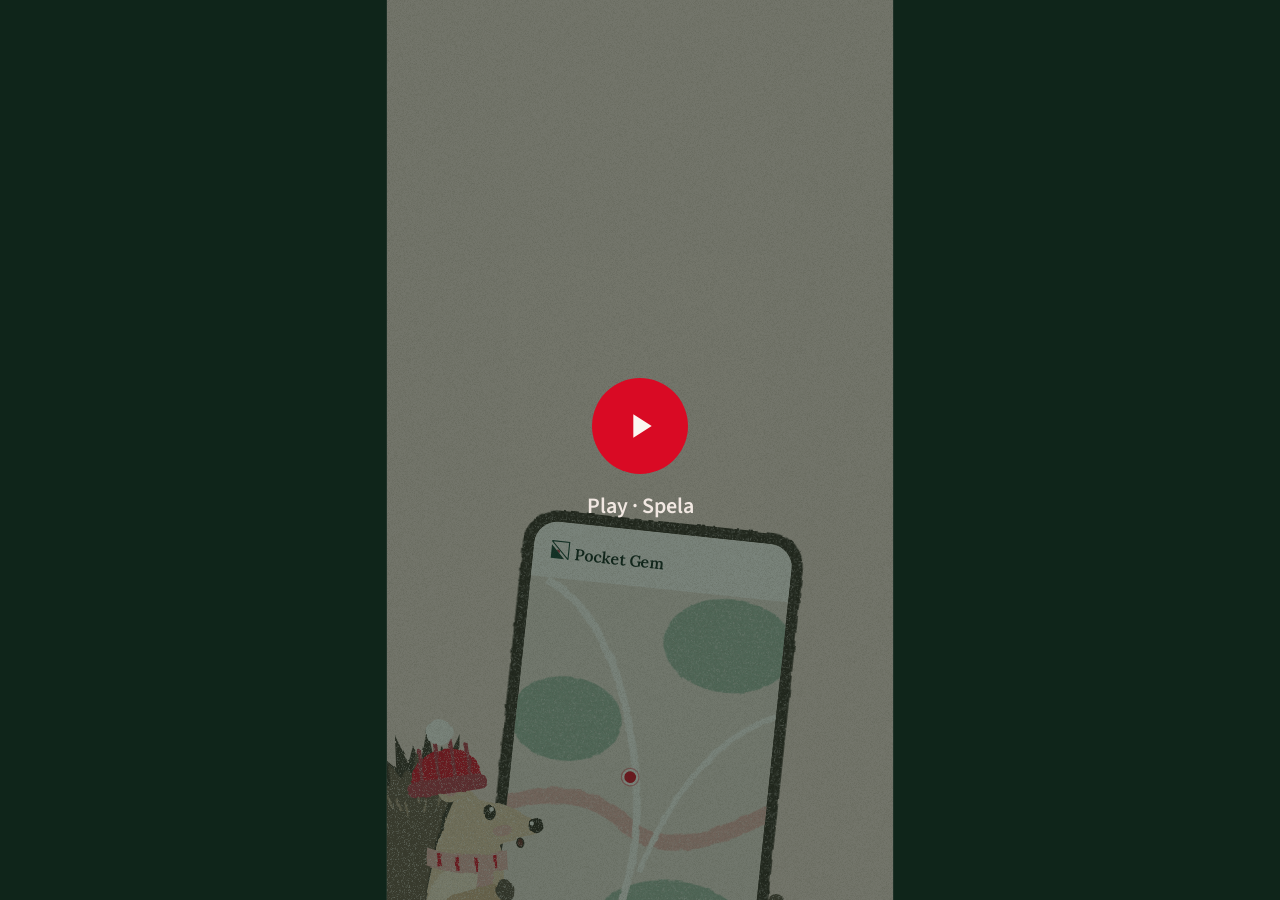
<file: films/secret-tree/index.html>
<!doctype html>
<html lang="en">
<head>
<meta charset="utf-8">
<meta name="viewport" content="width=device-width, initial-scale=1">
<title>Pocket Gem — the secret in the tree</title>
<style>
@font-face{font-family:Lora;src:url(../assets/Lora-Variable.woff) format('woff');font-weight:400 700;font-style:normal}
@font-face{font-family:Lora;src:url(../assets/Lora-Italic-Variable.woff) format('woff');font-weight:400 700;font-style:italic}
@font-face{font-family:'Source Sans 3';src:url(../assets/SourceSans3-Variable.woff) format('woff');font-weight:200 900}
html,body{margin:0;height:100%;background:#10251B;overflow:hidden}
#wrap{position:absolute;left:50%;top:50%;width:1080px;height:1920px;transform-origin:0 0}
#stage{position:absolute;inset:0;overflow:hidden;background:#F1E8E2}
#stage svg{position:absolute;inset:0}
.cap{position:absolute;left:90px;right:90px;text-align:center;font-family:Lora,serif;font-weight:600;color:#10251B;opacity:0}.cap .w{display:inline-block;opacity:0}
.en{font-size:84px;line-height:1.05;text-wrap:balance}
.sv{font-style:italic;font-weight:500;font-size:46px;color:#6B2E2B}
.ui{font-family:'Source Sans 3',sans-serif}
#play{position:fixed;inset:0;display:flex;align-items:center;justify-content:center;background:rgba(16,37,27,.55);border:0;cursor:pointer;color:#F1E8E2;font:600 22px 'Source Sans 3',sans-serif;flex-direction:column;gap:16px;width:100%}
#play span.btn{width:96px;height:96px;border-radius:50%;background:#D90A24;display:flex;align-items:center;justify-content:center}
#bar{position:fixed;left:0;bottom:0;height:4px;background:#D90A24;width:0}
body.render #play,body.render #bar{display:none}
</style>
</head>
<body>
<div id="wrap"><div id="stage">
<svg id="svg" width="1080" height="1920" viewBox="0 0 1080 1920" xmlns="http://www.w3.org/2000/svg"></svg>
<div id="caps"></div>
</div></div>
<button id="play" type="button" aria-label="Play the film"><span class="btn"><svg width="40" height="40" viewBox="0 0 24 24" aria-hidden="true"><path d="M8 5v14l11-7z" fill="#FBF6F1"/></svg></span><span>Play · Spela</span></button>
<div id="bar"></div>
<audio id="music" src="music.mp3?v=1" preload="auto"></audio>
<script>
const DUR = 23.2;
const C = {paper:'#F1E8E2',paperHi:'#FBF6F1',paperLo:'#EADDD3',blush:'#E7AFA8',blushLo:'#EFD9CF',forest:'#173E32',forestD:'#10251B',berry:'#D90A24',berryD:'#B73548',ink:'#34271F',inkSoft:'#5C4A3E',plum:'#6B2E2B',skin:'#EEC3A3'};
const clamp=(x,a=0,b=1)=>Math.max(a,Math.min(b,x));
const easeOut=x=>{x=clamp(x);return 1-Math.pow(1-x,3)};const easeIn=x=>{x=clamp(x);return x*x*x};
const ease=x=>{x=clamp(x);return x<.5?4*x*x*x:1-Math.pow(-2*x+2,3)/2};
const back=x=>{x=clamp(x);const c1=1.70158,c3=c1+1;return 1+c3*Math.pow(x-1,3)+c1*Math.pow(x-1,2)};
const prog=(t,a,d)=>clamp((t-a)/d);
// scene windows [start,end] with 0.5 s crossfades
const SC=[[-3,-2],[0,6.5],[6,15.5],[15,19.5],[19,23.2]];
const sceneA=(t,i)=>{const[a,b]=SC[i];if(t<a||t>b+.02)return 0;return a<=0?1:ease(clamp((t-a)/.5))};

/* ---------- hedgehog characters (facing right; origin = ground under body) ---------- */
const H={spD:'#3F3128',spM:'#6A5444',spL:'#A88D74',fur:'#E7C9A8',furD:'#D4AE88',belly:'#F4E0C8',paw:'#5C4A3E'};
function spikes(cx,cy,rx,ry,a0,a1,n,tip,col){let d='';const P=a=>[cx+rx*Math.cos(a),cy-ry*Math.sin(a)];
 for(let i=0;i<=n;i++){const a=(a0+(a1-a0)*i/n)*Math.PI/180;const[x,y]=P(a);d+=(i?'L':'M')+x.toFixed(1)+','+y.toFixed(1);
  if(i<n){const am=(a0+(a1-a0)*(i+.5)/n)*Math.PI/180;const k=tip*(i%2?0.94:1.06);d+='L'+(cx+rx*k*Math.cos(am)).toFixed(1)+','+(cy-ry*k*Math.sin(am)).toFixed(1)}}
 return d}
function mantle(id,kid){const top=kid?60:62;
 const outer=spikes(-10,-262,178,248,255,top,22,1.2,'');
 const end=[-10+178*Math.cos(top*Math.PI/180),-262-248*Math.sin(top*Math.PI/180)];
 const inner=`C${kid?-5:5},-385 -22,-150 -56,-22 Z`;
 const mid=spikes(-14,-258,160,226,250,top+4,20,1.12,'');
 let quills='';for(let i=0;i<26;i++){const a=(245-i*7)*Math.PI/180;const r=.62+((i*37)%10)/40;const x=-30+150*r*Math.cos(a),y=-262-215*r*Math.sin(a);const ang=Math.atan2(-Math.sin(a),Math.cos(a));quills+=`M${x.toFixed(1)},${y.toFixed(1)} l${(Math.cos(ang)*26).toFixed(1)},${(Math.sin(ang)*26).toFixed(1)} `}
 return `<path d="${outer}${inner}" fill="${H.spD}"/><path d="${mid}${inner}" fill="${H.spM}"/><path d="${quills}" stroke="${H.spL}" stroke-width="5" stroke-linecap="round" fill="none" clip-path="url(#mclip${id})"/><clipPath id="mclip${id}"><path d="${mid}${inner}"/></clipPath>`}
function hog(id,kid){
 const scarf=kid?C.blush:C.forest, stripe=kid?C.berry:C.blush;
 const eyeR=kid?[13,17]:[11,14];
 return `
<g id="${id}">
 <ellipse cx="20" cy="4" rx="${kid?150:170}" ry="20" fill="${C.ink}" opacity=".12" id="${id}sh"/>
 <g id="${id}b"><g filter="url(#crayon)">
  <ellipse cx="0" cy="-250" rx="150" ry="228" fill="${H.fur}"/>
  <ellipse cx="10" cy="-62" rx="128" ry="42" fill="${H.furD}" opacity=".7"/>
  <ellipse cx="62" cy="-168" rx="84" ry="116" fill="${H.belly}"/>
  ${mantle(id,kid)}
  <g id="${id}ft"><ellipse cx="-36" cy="-16" rx="44" ry="21" fill="${H.paw}"/><ellipse cx="62" cy="-16" rx="44" ry="21" fill="${H.paw}"/></g>
  <g id="${id}fs" display="none"><ellipse cx="128" cy="-46" rx="40" ry="22" fill="${H.paw}"/><ellipse cx="168" cy="-30" rx="40" ry="22" fill="${H.paw}"/></g>
  <g id="${id}hd">
   <circle cx="50" cy="-448" r="27" fill="${H.fur}"/><circle cx="52" cy="-446" r="13" fill="${C.blush}"/>
   <path d="M90,-418 C150,-418 206,-374 224,-352 C232,-340 222,-328 208,-328 C168,-326 128,-316 96,-298 Z" fill="${H.fur}"/>
   <circle cx="222" cy="-346" r="16" fill="${C.ink}"/><circle cx="216" cy="-352" r="4.5" fill="${C.paperHi}"/>
   <ellipse cx="150" cy="-346" rx="21" ry="12" fill="${C.blush}" opacity=".85"/>
   <g id="${id}ey"><ellipse cx="128" cy="-388" rx="${eyeR[0]}" ry="${eyeR[1]}" fill="${C.ink}"/><circle cx="${kid?133:131}" cy="${kid?-394:-393}" r="${kid?5:4}" fill="${C.paperHi}"/></g>
   <path id="${id}lid" d="M112,-396 Q128,-380 146,-396" stroke="${C.ink}" stroke-width="5" fill="none" stroke-linecap="round" display="none"/>
   ${mouths(id,182,-318,kid?.8:.9)}
   ${kid?`<g><path d="M-30,-452 C-34,-560 128,-566 124,-456 Z" fill="${C.berry}"/><path d="M-6,-468 L-2,-540 M30,-466 L32,-552 M66,-466 L66,-552 M100,-470 L98,-540" stroke="${C.berryD}" stroke-width="7" stroke-linecap="round"/><rect x="-40" y="-474" width="172" height="34" rx="17" fill="${C.berryD}"/><circle cx="46" cy="-572" r="28" fill="${C.paperHi}"/></g>`:''}
  </g>
  <path d="M-14,-322 Q70,-292 156,-316 L158,-276 Q70,-252 -16,-284 Z" fill="${scarf}"/>
  <path d="M10,-310 L14,-282 M50,-302 L52,-272 M90,-300 L92,-270 M130,-306 L132,-276" stroke="${stripe}" stroke-width="7"/>
  <path d="M96,-290 L86,-180 L122,-176 L128,-288 Z" fill="${scarf}"/><path d="M88,-176 L84,-158 M100,-174 L98,-156 M112,-174 L112,-156 M122,-174 L124,-158" stroke="${scarf}" stroke-width="6" stroke-linecap="round"/>
  <g id="${id}a" transform="rotate(10 40 -200)">
   <rect x="22" y="-212" width="38" height="128" rx="19" fill="${H.furD}"/>
   <g id="${id}ph" display="none"><rect x="10" y="-126" width="84" height="138" rx="14" fill="${C.ink}"/><rect x="19" y="-116" width="66" height="112" rx="8" fill="${C.paperHi}"/><circle cx="52" cy="-68" r="10" fill="${C.berry}"/></g>
   <ellipse cx="41" cy="-84" rx="24" ry="20" fill="${H.paw}"/>
  </g>
 </g></g>
</g>`}
function mouths(id,x,y,s){return `<g transform="translate(${x} ${y}) scale(${s})">
 <path id="${id}m_smile" d="M-16,-4 Q2,14 18,-6" stroke="${C.ink}" stroke-width="5" fill="none" stroke-linecap="round"/>
 <path id="${id}m_open" d="M-16,-6 Q2,30 20,-8 Z" fill="${C.plum}" stroke="${C.ink}" stroke-width="4" stroke-linejoin="round" display="none"/>
 <path id="${id}m_flat" d="M-12,2 L14,0" stroke="${C.ink}" stroke-width="5" stroke-linecap="round" display="none"/>
 <path id="${id}m_frown" d="M-14,8 Q2,-4 16,6" stroke="${C.ink}" stroke-width="5" fill="none" stroke-linecap="round" display="none"/>
 <ellipse id="${id}m_o" cx="2" cy="4" rx="9" ry="12" fill="${C.plum}" stroke="${C.ink}" stroke-width="4" display="none"/>
</g>`}

const HN={gold:'#E8A93B',goldL:'#F3C766',goldD:'#C98A2B',wax:'#F3E2A8',waxL:'#FAF0CC',wood:'#B07A52',woodL:'#C9966C',suit:'#FBF6F1',seam:'#DCD3CC',glove:'#E3C27A',hare:'#C9B29A',hareL:'#EADBC8',veil:'#34271F'};
const beeSVG=(id)=>`<g id="${id}"><g id="${id}f"><ellipse cx="-4" cy="-16" rx="13" ry="17" fill="#FFFFFF" opacity=".85" id="${id}w1"/><ellipse cx="10" cy="-14" rx="11" ry="15" fill="#FFFFFF" opacity=".75" id="${id}w2"/>
 <ellipse cx="0" cy="0" rx="24" ry="17" fill="#F2C14E"/><path d="M-8,-15 Q-12,0 -8,15 M4,-16 Q0,0 4,16" stroke="${C.ink}" stroke-width="6" fill="none"/>
 <circle cx="18" cy="-3" r="4" fill="${C.ink}"/><path d="M-24,0 l-9,2" stroke="${C.ink}" stroke-width="4" stroke-linecap="round"/></g></g>`;
const BEES=[];for(let i=0;i<9;i++)BEES.push({cx:560+((i*83)%260)-60,cy:1180+((i*61)%300),ax:120+(i*29)%110,ay:60+(i*17)%70,fx:.23+(i%4)*.06,fy:.37+(i%3)*.08,ph:i*1.9});
const pin=(x,y,id,img)=>`<g id="${id}" transform="translate(${x} ${y})"><g filter="url(#crayon)"><path d="M0,0 C-10,-26 -40,-46 -40,-78 A40,40 0 1 1 40,-78 C40,-46 10,-26 0,0 Z" fill="${C.berry}" stroke="${C.ink}" stroke-width="4"/><circle cx="0" cy="-78" r="27" fill="${C.paperHi}"/></g><image href="../assets/${img}.webp" x="-23" y="-101" width="46" height="46"/></g>`;
const star=(id,x,y,r,col)=>`<path id="${id}" transform="translate(${x} ${y})" d="M0,-${r} Q${r*.18},-${r*.18} ${r},0 Q${r*.18},${r*.18} 0,${r} Q-${r*.18},${r*.18} -${r},0 Q-${r*.18},-${r*.18} 0,-${r} Z" fill="${col}"/>`;

/* ---------- rain drops ---------- */
let rain='';const drops=[];for(let i=0;i<40;i++){const d={x:200+((i*97)%680),y0:(i*173)%640,r:5+(i*7)%7,ph:i*1.7,sp:70+(i*13)%60};drops.push(d);rain+=`<circle id="rd${i}" r="${d.r}" fill="#FFFFFF"/>`}
let snow='';const flakes=[];for(let i=0;i<70;i++){const d={x:(i*151)%1080,y0:(i*263)%1960,r:5+(i*5)%9,ph:i*2.3,sp:80+(i*17)%90};flakes.push(d);snow+=`<circle id="sf${i}" r="${d.r}" fill="#FFFFFF" stroke="#C9D3D6" stroke-width="2" opacity="${.75+((i*3)%4)*.08}"/>`}

/* ---------- build ---------- */
const svg=document.getElementById('svg');
svg.innerHTML=`
<defs>
 <filter id="crayon" x="-15%" y="-15%" width="130%" height="130%" color-interpolation-filters="sRGB">
  <feTurbulence id="boil" type="fractalNoise" baseFrequency="0.04" numOctaves="2" seed="1" result="n"/>
  <feDisplacementMap in="SourceGraphic" in2="n" scale="7" xChannelSelector="R" yChannelSelector="G" result="d"/>
  <feTurbulence type="fractalNoise" baseFrequency="0.85" numOctaves="1" seed="7" result="g"/>
  <feColorMatrix in="g" type="matrix" values="0 0 0 0 .984  0 0 0 0 .965  0 0 0 0 .945  0 0 0 2.2 -1.15" result="spk"/>
  <feComposite in="spk" in2="d" operator="atop"/>
 </filter>
 <filter id="paper" x="0" y="0" width="100%" height="100%">
  <feTurbulence type="fractalNoise" baseFrequency="0.7" numOctaves="2" seed="4"/>
  <feColorMatrix type="matrix" values="0 0 0 0 .2  0 0 0 0 .15  0 0 0 0 .1  0 0 0 -.9 .55"/>
 </filter>
 <clipPath id="winClip"><rect x="200" y="560" width="680" height="600" rx="10"/></clipPath>
 <clipPath id="scrClip"><rect x="264" y="634" width="552" height="1032" rx="50"/></clipPath>
</defs>

<g id="s0" display="none"></g>

<!-- SCENE 2: phone -->
<g id="s1" opacity="0">
 <rect width="1080" height="1920" fill="${C.blushLo}"/>
 <g id="phone">
  <g filter="url(#crayon)"><rect x="240" y="610" width="600" height="1080" rx="72" fill="${C.ink}"/></g>
  <g clip-path="url(#scrClip)">
   <rect x="264" y="634" width="552" height="1032" fill="${C.paperLo}"/>
   <g filter="url(#crayon)">
    <path d="M264,900 Q380,860 420,950 T560,1000 Q640,1040 600,1160 T720,1330 Q820,1380 816,1460 L816,1666 L264,1666 Z" fill="none"/>
    <ellipse cx="370" cy="1050" rx="120" ry="90" fill="#9DB5A0"/>
    <ellipse cx="700" cy="860" rx="140" ry="100" fill="#9DB5A0"/>
    <ellipse cx="640" cy="1480" rx="170" ry="110" fill="#9DB5A0"/>
    <path d="M264,1240 Q420,1180 520,1260 T816,1210" stroke="${C.blush}" stroke-width="34" fill="none" stroke-linecap="round"/>
    <path d="M300,760 Q450,820 520,1100 T460,1600" stroke="${C.paperHi}" stroke-width="16" fill="none"/>
    <path d="M816,1000 Q640,1080 560,1360" stroke="${C.paperHi}" stroke-width="12" fill="none"/>
   </g>
   <g id="pins">${pin(400,1040,'pn0','cat-playground')}${pin(700,860,'pn1','cat-forest')}${pin(560,1250,'pn2','cat-cafe')}${pin(650,1480,'pn3','cat-animals')}${pin(360,1420,'pn4','cat-museum')}<g id="pnB" transform="translate(690 1170)"><circle id="pnBglow" cx="0" cy="-80" r="70" fill="#F3C766" opacity=".5"/><g filter="url(#crayon)"><path d="M0,0 C-12,-30 -48,-54 -48,-92 A48,48 0 1 1 48,-92 C48,-54 12,-30 0,0 Z" fill="${C.berry}"/><circle cx="0" cy="-92" r="33" fill="${C.paperHi}"/></g><image href="../assets/cat-hidden-gem.webp" x="-28" y="-120" width="56" height="56"/><g id="pinbee"></g></g></g>
   <g id="me"><circle cx="520" cy="1160" r="34" fill="${C.berry}" opacity=".25" id="mepulse"/><circle cx="520" cy="1160" r="15" fill="${C.berry}" stroke="${C.paperHi}" stroke-width="5"/></g>
   <rect x="264" y="634" width="552" height="120" fill="${C.paperHi}"/>
   <g transform="translate(296 668) scale(.04)"><clipPath id="logoCapA"><path d="M0 0H1280V1280L1049 1280L0 231Z"/></clipPath><path d="M180 188H1086V1090Q1086 1112 1070 1096L169 209Q153 188 180 188Z" stroke="#173E32" stroke-width="60" fill="none"/><circle cx="512" cy="743" r="110" fill="#B73548" clip-path="url(#logoCapA)"/><path d="M159 390V1110H879Z" fill="#173E32"/></g>
   <text x="352" y="712" font-family="Lora" font-weight="600" font-size="34" fill="${C.forestD}">Pocket Gem</text>
   <g id="card" transform="translate(0 420)">
    <rect x="284" y="1330" width="512" height="320" rx="30" fill="${C.paperHi}" stroke="${C.ink}" stroke-opacity=".2" stroke-width="2"/>
    <g filter="url(#crayon)"><rect x="360" y="1344" width="120" height="150" rx="20" fill="#7A5A44"/><ellipse cx="420" cy="1420" rx="30" ry="40" fill="${C.ink}"/><path d="M380,1344 L460,1344" stroke="#FFFFFF" stroke-width="14" stroke-linecap="round"/></g>
    <image href="../assets/cat-hidden-gem.webp" x="520" y="1360" width="96" height="96"/><g id="cardbee"></g>
    <text x="350" y="1550" font-family="Lora" font-weight="600" font-size="38" fill="${C.forestD}">Hidden gem · Dold pärla</text>
    <text x="350" y="1596" font-family="Source Sans 3" font-weight="600" font-size="28" fill="${C.inkSoft}">1.2 km · A tree with a secret</text>
   </g>
  </g>
 </g>
 <g transform="translate(140 2130)">${hog('k2',1)}</g>
 <g id="hand" filter="url(#crayon)">
  <path d="M930,1920 L842,1560 Q832,1500 880,1488 L950,1496 Q1000,1520 1030,1920 Z" fill="${H.furD}"/>
  <path d="M900,1660 L960,1640 M916,1740 L990,1716" stroke="${H.fur}" stroke-width="10" stroke-linecap="round"/>
  <ellipse cx="868" cy="1470" rx="46" ry="38" fill="${H.paw}"/>
  <circle cx="830" cy="1424" r="17" fill="${H.paw}"/><circle cx="822" cy="1462" r="17" fill="${H.paw}"/><circle cx="828" cy="1500" r="17" fill="${H.paw}"/>
 </g>
</g>

<!-- SCENE 3: the secret in the tree -->
<g id="s2" opacity="0">
 <defs><clipPath id="noteClip"><rect id="noteRect" x="120" y="420" width="840" height="0"/></clipPath></defs>
 <rect width="1080" height="1920" fill="#E9E6E3"/>
 <g filter="url(#crayon)">
  <path d="M0,1180 Q260,1110 540,1160 T1080,1130 L1080,1920 L0,1920 Z" fill="#F4F5F3"/>
  <path d="M60,1200 l70,-260 l70,260 Z M150,1190 l50,-190 l50,190 Z M960,1170 l60,-230 l60,230 Z" fill="#6E8F7E"/>
  <path d="M86,1100 l44,-160 l44,160 Z M168,1080 l32,-120 l32,120 Z M984,1060 l36,-120 l36,120 Z" fill="#FFFFFF" opacity=".9"/>
  <rect x="300" y="760" width="26" height="430" fill="#F7F4EE"/><path d="M300,820 l14,0 M312,900 l14,0 M300,990 l12,0 M310,1080 l16,0" stroke="${C.ink}" stroke-width="7"/>
  <rect x="400" y="820" width="20" height="360" fill="#F7F4EE"/><path d="M400,880 l10,0 M410,960 l10,0 M400,1050 l12,0" stroke="${C.ink}" stroke-width="6"/>
  <path d="M0,1560 Q420,1500 1080,1580 L1080,1920 L0,1920 Z" fill="#FBFBF9"/>
  <path d="M0,1560 Q420,1500 1080,1580" stroke="#DCE3E3" stroke-width="12" fill="none"/>
 </g>
 <!-- the big old tree -->
 <g filter="url(#crayon)">
  <path d="M600,-20 L900,-20 L905,1560 Q960,1650 1040,1700 L560,1700 Q620,1650 610,1560 Z" fill="#7A5A44"/>
  <path d="M650,100 Q640,400 660,700 M720,40 Q730,300 712,600 M820,120 Q840,500 818,900 M860,700 Q850,1000 868,1300 M640,900 Q630,1100 650,1300" stroke="#5C4A3E" stroke-width="10" fill="none" stroke-linecap="round"/>
  <path d="M900,640 Q1000,600 1100,520 L1100,580 Q1000,650 904,700 Z" fill="#7A5A44"/><path d="M904,632 Q1000,592 1100,512 L1100,532 Q1000,610 904,652 Z" fill="#FFFFFF"/>
  <path d="M560,1700 Q760,1660 1040,1700 L1040,1720 L560,1720 Z" fill="#FFFFFF"/>
  <ellipse cx="740" cy="1440" rx="84" ry="110" fill="#5C4A3E"/>
  <ellipse cx="740" cy="1446" rx="66" ry="92" fill="#2A211B"/>
  <path d="M664,1520 Q740,1500 816,1520 Q800,1556 740,1556 Q680,1556 664,1520 Z" fill="#FFFFFF"/>
 </g>
 <!-- hedgehogs -->
 <g transform="translate(150 1840) scale(.95)">${hog('p3')}</g>
 <g transform="translate(470 1830) scale(.66)">${hog('k3',1)}</g>
 <!-- jar -->
 <g id="jarT">
  <g filter="url(#crayon)"><rect x="-46" y="-62" width="92" height="118" rx="20" fill="#E7EEF0"/></g>
  <g id="scrollIn"><rect x="-20" y="-40" width="40" height="80" rx="10" fill="${C.paperHi}"/><rect x="-20" y="-6" width="40" height="10" fill="${C.berry}"/></g>
  <rect x="-46" y="-62" width="92" height="118" rx="20" fill="none" stroke="${C.inkSoft}" stroke-width="5"/>
  <path d="M-30,-48 L-30,36" stroke="#FFFFFF" stroke-width="8" opacity=".8" stroke-linecap="round"/>
  <g id="lid"><g filter="url(#crayon)"><rect x="-52" y="-86" width="104" height="30" rx="8" fill="${C.berry}"/></g><path d="M-40,-80 l0,18 M-20,-80 l0,18 M0,-80 l0,18 M20,-80 l0,18 M40,-80 l0,18" stroke="#FFFFFF" stroke-width="5" opacity=".7"/></g>
  <rect id="jarShade" x="-60" y="-100" width="120" height="170" rx="20" fill="#2A211B" opacity=".55"/>
 </g>
 <!-- flying scroll -->
 <g id="scrollFly"><g filter="url(#crayon)"><rect x="-26" y="-60" width="52" height="120" rx="14" fill="${C.paperHi}"/></g><rect x="-26" y="-8" width="52" height="14" fill="${C.berry}"/></g>
 <!-- the note -->
 <g id="note">
  <g clip-path="url(#noteClip)">
   <g transform="rotate(-1.5 540 900)">
    <g filter="url(#crayon)"><rect x="140" y="430" width="800" height="900" rx="12" fill="${C.paperHi}"/></g>
    <path d="M190,640 L890,640 M190,1010 L890,1010" stroke="#C9D3D6" stroke-width="3"/>
    <text x="540" y="530" text-anchor="middle" font-family="Lora" font-style="italic" font-size="46" fill="${C.plum}">Psst… you found it!</text>
    <text x="540" y="602" text-anchor="middle" font-family="Lora" font-weight="600" font-size="50" fill="${C.forestD}">Welcome to the</text>
    <text x="540" y="700" text-anchor="middle" font-family="Lora" font-weight="700" font-size="76" fill="${C.berry}">Secret Gem Club</text>
    <g font-family="Source Sans 3" font-weight="600" font-size="38" fill="${C.ink}">
     <circle cx="220" cy="792" r="26" fill="${C.blush}"/><text x="220" y="805" text-anchor="middle" font-weight="700" font-size="32">1</text><text x="268" y="805">Look closely at little things.</text>
     <circle cx="220" cy="872" r="26" fill="${C.blush}"/><text x="220" y="885" text-anchor="middle" font-weight="700" font-size="32">2</text><text x="268" y="885">Leave every place a bit nicer.</text>
     <circle cx="220" cy="952" r="26" fill="${C.blush}"/><text x="220" y="965" text-anchor="middle" font-weight="700" font-size="32">3</text><text x="268" y="965">Share a gem with a friend.</text>
    </g>
    <text x="540" y="1080" text-anchor="middle" font-family="Lora" font-style="italic" font-size="36" fill="${C.plum}">Välkommen till Hemliga Pärlklubben!</text>
    <text x="840" y="1180" text-anchor="end" font-family="Lora" font-style="italic" font-size="38" fill="${C.forestD}">— The Gem Keepers</text>
    <image href="../assets/cat-hidden-gem.webp" x="190" y="1120" width="110" height="110"/>
   </g>
   <g id="stamp" transform="translate(760 1260)"><g filter="url(#crayon)"><circle r="78" fill="none" stroke="${C.berry}" stroke-width="10"/><circle r="62" fill="none" stroke="${C.berry}" stroke-width="4"/></g>
    <text y="-8" text-anchor="middle" font-family="Source Sans 3" font-weight="800" font-size="30" fill="${C.berry}">MEMBER</text><text y="28" text-anchor="middle" font-family="Source Sans 3" font-weight="700" font-size="26" fill="${C.berry}">MEDLEM ★</text></g>
  </g>
  <g id="roll"><g filter="url(#crayon)"><rect x="128" y="-22" width="824" height="44" rx="22" fill="#EFE6D6"/></g><path d="M140,0 L940,0" stroke="#D9CBB2" stroke-width="5"/></g>
 </g>
 ${star('st0',700,1350,24,'#F3C766')}${star('st1',800,1400,18,C.paperHi)}${star('st2',690,1500,16,'#F3C766')}
</g>

<!-- SCENE 4: share a gem -->
<g id="s3" opacity="0">
 <rect width="1080" height="1920" fill="${C.paper}"/>
 <g filter="url(#crayon)"><path d="M0,1600 Q500,1540 1080,1620 L1080,1920 L0,1920 Z" fill="#FBFBF9"/><path d="M0,1600 Q500,1540 1080,1620" stroke="#DCE3E3" stroke-width="12" fill="none"/></g>
 <g id="bub">
  <g filter="url(#crayon)"><path d="M150,640 Q150,560 230,560 L850,560 Q930,560 930,640 L930,1060 Q930,1140 850,1140 L560,1140 L470,1240 L480,1140 L230,1140 Q150,1140 150,1060 Z" fill="${C.paperHi}" stroke="${C.ink}" stroke-width="6"/></g>
  <image href="../assets/submitted.webp" x="200" y="580" width="680" height="453"/>
  <g id="chip"><g filter="url(#crayon)"><rect x="260" y="1040" width="560" height="78" rx="39" fill="${C.forestD}"/></g>
   <text x="540" y="1092" text-anchor="middle" font-family="Source Sans 3" font-weight="700" font-size="34" fill="${C.paperHi}">Share a place · Dela en plats</text></g>
 </g>
 ${star('st3',140,520,30,C.berry)}${star('st4',960,500,24,C.blush)}${star('st5',990,1200,30,C.berry)}${star('st6',110,1250,20,C.blush)}
 <g transform="translate(340 1900)">${hog('p4')}</g>
 <g transform="translate(800 1890) scale(-.66 .66)">${hog('k4',1)}</g>
</g>

<!-- SCENE 5: end card -->
<g id="s4" opacity="0">
 <rect width="1080" height="1920" fill="${C.forestD}"/>
 <g id="logoTile" transform="translate(540 520)">
  <g filter="url(#crayon)"><rect x="-110" y="-110" width="220" height="220" rx="52" fill="${C.paper}"/></g>
  <g transform="translate(-86 -86) scale(.134)"><path d="M180 188H1086V1090Q1086 1112 1070 1096L169 209Q153 188 180 188Z" stroke="#173E32" stroke-width="36" fill="none"/><clipPath id="logoCapB"><path d="M0 0H1280V1280L1049 1280L0 231Z"/></clipPath><circle cx="512" cy="743" r="110" fill="#B73548" clip-path="url(#logoCapB)"/><path d="M159 390V1110H879Z" fill="#173E32"/></g>
 </g>
 <g filter="url(#crayon)"><path d="M0,1600 Q540,1480 1080,1600 L1080,1920 L0,1920 Z" fill="${C.paper}"/></g>
 <g transform="translate(390 1880) scale(.72)">${hog('p5')}</g>
 <g transform="translate(700 1890) scale(-.5 .5)">${hog('k5',1)}</g>
</g>
<g id="snow" opacity="0">${snow}</g>
<rect width="1080" height="1920" filter="url(#paper)" opacity=".55" pointer-events="none"/>
`;

/* ---------- captions ---------- */
const caps=document.getElementById('caps');
const CAPS=[
 {id:'c1a',top:190,cls:'en',html:'Little places nearby,',a:.3,b:5.85},
 {id:'c1b',top:290,cls:'en',html:'shared by parents.',a:.6,b:5.85},
 {id:'c1c',top:410,cls:'sv',html:'Tipsade av andra föräldrar',a:1.0,b:5.85},
 {id:'c2a',top:200,cls:'en',html:'Psst… what&#39;s in the tree?',a:6.4,b:9.4,size:70},
 {id:'c2c',top:300,cls:'sv',html:'Psst… vad finns i trädet?',a:6.9,b:9.4},
 {id:'c3a',top:250,cls:'en',html:'Found a gem? Share it.',a:15.3,b:18.95},
 {id:'c3b',top:360,cls:'sv',html:'Hittat en pärla? Dela den.',a:15.8,b:18.95},
 {id:'c4a',top:700,cls:'en',html:'Pocket Gem',a:19.6,b:99,col:'#F1E8E2'},
 {id:'c4b',top:830,cls:'sv',html:'Little places. Big discoveries.<br>Små platser. Stora upptäckter.',a:20.1,b:99,col:'#E7AFA8',size:44},
 {id:'c4c',top:1040,cls:'ui',html:'pocket-gem.hellopocketgem.workers.dev',a:20.6,b:99,col:'#F1E8E2',size:38,w:600},
 {id:'c4d',top:1110,cls:'ui',html:'Free · Stockholm · English &amp; Svenska',a:20.9,b:99,col:'#E7AFA8',size:32,w:400},
];
for(const c of CAPS){const d=document.createElement('div');d.className='cap '+c.cls;d.id=c.id;d.style.top=c.top+'px';d.innerHTML=c.html.split('<br>').map(line=>line.split(' ').map(w=>`<span class="w">${w}</span>`).join(' ')).join('<br>');c.words=[...d.querySelectorAll('.w')];if(c.col)d.style.color=c.col;if(c.size)d.style.fontSize=c.size+'px';if(c.w)d.style.fontWeight=c.w;caps.appendChild(d);c.el=d}

/* ---------- helpers ---------- */
const $=id=>document.getElementById(id);
const setRot=(id,deg,cx,cy)=>$(id).setAttribute('transform',`rotate(${deg.toFixed(2)} ${cx} ${cy})`);
function mouth(id,m){for(const k of ['smile','open','flat','frown','o'])$(id+'m_'+k).setAttribute('display',k===m?'inline':'none')}
function eyes(id,t,off,sleepy){const ph=((t+off)%3.3);const s=sleepy?.45:(ph<.13?.1:1);$(id+'ey').setAttribute('transform',`translate(0 ${(-388*(1-s)).toFixed(1)}) scale(1 ${s})`);$(id+'lid').setAttribute('display',sleepy?'inline':'none')}
const arm=(id,deg)=>setRot(id+'a',deg,40,-200);
const head=(id,deg)=>setRot(id+'hd',deg,60,-330);
const bob=(id,y,r=0)=>$(id+'b').setAttribute('transform',`translate(0 ${y.toFixed(1)}) rotate(${r.toFixed(2)} 0 0)`);
const sit=(id,on)=>{$(id+'ft').setAttribute('display',on?'none':'inline');$(id+'fs').setAttribute('display',on?'inline':'none');$(id+'sh').setAttribute('display',on?'none':'inline')};
const phone=(id,on)=>$(id+'ph').setAttribute('display',on?'inline':'none');
const sw=(t,f,a)=>a*Math.sin(t*Math.PI*2*f);
const breathe=(t,o)=>-Math.max(0,sw(t+o,.45,5));
const hop=(t,f)=>-Math.abs(Math.sin(t*Math.PI*f))*18;

/* ---------- frame ---------- */
function render(t){
 $('boil').setAttribute('seed',1+Math.floor(t*8)%5);
 for(let i=0;i<5;i++){const a=sceneA(t,i);const g=$('s'+i);g.setAttribute('opacity',a.toFixed(3));g.setAttribute('display',a>0?'inline':'none')}


 const so=Math.max(sceneA(t,2)*(1-.85*ease(prog(t,9.8,.6))*(t<15?1:0)),sceneA(t,3))*(1-.4*sceneA(t,4));$('snow').setAttribute('opacity',so.toFixed(3));$('snow').setAttribute('display',so>0?'inline':'none');
 if(so>0)flakes.forEach((d,i)=>{const y=-20+((d.y0+t*d.sp)%1960);const x=d.x+Math.sin(t*1.1+d.ph)*24;$('sf'+i).setAttribute('transform',`translate(${x.toFixed(1)} ${y.toFixed(1)})`)});
 // phone
 if(t<6.7){
  const st=prog(t,0,.9);$('phone').setAttribute('transform',`translate(0 ${(1-ease(st))*500}) rotate(${(1-ease(st))*6} 540 1150)`);
  $('hand').setAttribute('transform',`translate(0 ${(1-ease(st))*500})`);
  [1.0,1.3,1.6,1.9,2.2].forEach((a,i)=>{const p=back(prog(t,a,.45));const[x,y]=[[400,1040],[700,860],[560,1250],[650,1480],[360,1420]][i];$('pn'+i).setAttribute('transform',`translate(${x} ${y}) scale(${Math.max(p,0.001)})`)});
  const pb=back(prog(t,2.7,.55));$('pnB').setAttribute('transform',`translate(690 1170) scale(${Math.max(pb*(1+.06*Math.sin(t*6)*(t>3.2?1:0)),.001)})`);
  const g=(t*1.1)%1;$('pnBglow').setAttribute('r',(50+g*60).toFixed(1));$('pnBglow').setAttribute('opacity',(t>2.9?.55*(1-g):0).toFixed(2));
  
  const mp=(t*1.2)%1;$('mepulse').setAttribute('r',(20+mp*40).toFixed(1));$('mepulse').setAttribute('opacity',(.4*(1-mp)).toFixed(2));
  const cp=back(prog(t,3.6,.6));$('card').setAttribute('transform',`translate(0 ${(1-cp)*420})`);
  
  const kp=ease(prog(t,2.0,.6));$('k2').setAttribute('transform',`translate(-40 ${-(kp*215)})`);
  mouth('k2',t<3.7?'o':'open');head('k2',-8+sw(t,.8,4));arm('k2',-105+sw(t,2.2,14));eyes('k2',t,.4);bob('k2',t>3.7?hop(t-3.7,2.4):0);
 }
 // the secret in the tree
 if(t>5.9&&t<15.7){
  // sparkles in the hollow
  for(let i=0;i<3;i++){const s=prog(t,6.3+i*.15,.3)*(1-prog(t,7.6,.4))*(.6+.4*Math.abs(Math.sin(t*4+i)));const el=$('st'+i);const tr=el.getAttribute('transform').split(' scale')[0];el.setAttribute('transform',tr+` scale(${Math.max(s,.001).toFixed(3)})`)}
  // kid reaches in, pulls the jar out
  const reach=ease(prog(t,6.9,.5)), pull=ease(prog(t,7.5,.8));
  const jx=740+(660-740)*pull, jy=1450+(1640-1450)*pull-Math.sin(pull*Math.PI)*60;
  $('jarT').setAttribute('transform',`translate(${jx.toFixed(1)} ${jy.toFixed(1)}) scale(${(.8+.2*pull).toFixed(3)}) rotate(${(Math.sin(pull*Math.PI)*-10).toFixed(1)})`);
  $('jarShade').setAttribute('opacity',(.55*(1-pull)).toFixed(3));
  // lid twists off
  const lid=ease(prog(t,8.6,.6));$('lid').setAttribute('transform',`translate(${(-90*lid).toFixed(1)} ${(-70*lid+40*lid*lid).toFixed(1)}) rotate(${(-200*lid).toFixed(1)} 0 -71)`);$('lid').setAttribute('opacity',(1-prog(t,9.1,.3)).toFixed(2));
  // the rolled note rises out and flies up, then unrolls
  const rise=prog(t,9.2,.6);$('scrollIn').setAttribute('display',rise>0?'none':'inline');
  const fx=jx+(540-jx)*ease(rise), fy=(jy-30)+(440-(jy-30))*ease(rise);
  $('scrollFly').setAttribute('display',rise>0&&t<9.85?'inline':'none');
  $('scrollFly').setAttribute('transform',`translate(${fx.toFixed(1)} ${fy.toFixed(1)}) rotate(${(90*ease(rise)).toFixed(1)}) scale(${(1+.4*ease(rise)).toFixed(3)})`);
  const un=ease(prog(t,9.8,.9));const h=900*un;
  $('noteRect').setAttribute('height',h.toFixed(1));$('note').setAttribute('display',t>9.8?'inline':'none');
  $('roll').setAttribute('transform',`translate(0 ${(430+h).toFixed(1)})`);$('roll').setAttribute('opacity',(1-prog(t,10.7,.25)).toFixed(2));
  const st=prog(t,13.0,.35);$('stamp').setAttribute('transform',`translate(760 1260) rotate(${(-14).toFixed(1)}) scale(${(st<=0?0.001:2.2-1.2*easeOut(st)).toFixed(3)})`);$('stamp').setAttribute('opacity',(st>0?Math.min(1,st*3):0).toFixed(2));
  // hedgehogs
  arm('k3',t<6.9?10:(t<8.3?10-reach*120+pull*40:-70+sw(t,1.2,6)));
  mouth('k3',t<6.4?'smile':(t<9.8?'o':'open'));eyes('k3',t,.9);head('k3',t<9.8?-8:-14);bob('k3',t>13.1&&t<15?hop(t-13.1,2.4):breathe(t,.4));
  mouth('p3',t<9.8?'smile':'open');eyes('p3',t,2);head('p3',t<9.8?2:-8);arm('p3',10+sw(t,.5,4));bob('p3',breathe(t,0));
 }
 // share
 if(t>14.9&&t<19.7){
  const bp=back(prog(t,15.6,.6));$('bub').setAttribute('transform',`translate(470 1240) scale(${Math.max(bp,.001)}) translate(-470 -1240)`);
  const cp=back(prog(t,16.8,.5));$('chip').setAttribute('transform',`translate(540 1079) scale(${Math.max(cp,.001)}) translate(-540 -1079)`);
  const k=ease(prog(t,15.1,.4));arm('k4',10-k*128);mouth('k4',t<15.6?'o':'open');head('k4',4+sw(t,1,3));eyes('k4',t,.2);bob('k4',t>16.8?hop(t-16.8,2.2):0);
  arm('p4',10-ease(prog(t,15.4,.5))*108);phone('p4',1);mouth('p4','smile');head('p4',6);eyes('p4',t,1.1);bob('p4',breathe(t,.3));
  for(let i=3;i<7;i++){const s=prog(t,15.8+(i-3)*.15,.3)*(.6+.4*Math.abs(Math.sin(t*2.8+i)));const el=$('st'+i);const tr=el.getAttribute('transform').split(' scale')[0];el.setAttribute('transform',tr+` scale(${Math.max(s,.001).toFixed(3)})`)}
 }
 // end card
 if(t>18.9){
  const lp=back(prog(t,19.3,.6));$('logoTile').setAttribute('transform',`translate(540 520) scale(${Math.max(lp,.001)})`);
  arm('p5',-128+sw(t,1.5,18));arm('k5',-128-sw(t,1.8,18));mouth('p5','smile');mouth('k5','open');head('p5',4);head('k5',-4+sw(t,.9,3));eyes('p5',t,.5);eyes('k5',t,1.8);bob('k5',hop(t-19,1.8)*.7);bob('p5',breathe(t,0));
 }
 // captions
 for(const c of CAPS){
  if(t<c.a-.05||t>c.b+.5){c.el.style.opacity=0;continue}
  const out=c.b>50?0:easeIn(prog(t,c.b,.45));
  c.el.style.opacity=(1-out).toFixed(3);c.el.style.transform=`translateY(${(-14*out).toFixed(2)}px)`;
  c.words.forEach((w,i)=>{const p=prog(t,c.a+i*.075,.75);const e=easeOut(p);
   w.style.opacity=Math.min(1,p*1.6).toFixed(3);w.style.transform=`translateY(${(22*(1-e)).toFixed(2)}px)`;w.style.filter=p<1?`blur(${(5*(1-e)).toFixed(2)}px)`:'none'})
 }
}
window.renderAt=t=>{render(t);return true};

/* ---------- live player ---------- */
const params=new URLSearchParams(location.search);
function fit(){const w=innerWidth,h=innerHeight;const s=Math.min(w/1080,h/1920);const el=$('wrap');el.style.transform=`scale(${s}) translate(-540px,-960px)`}
if(params.has('render')){document.body.classList.add('render');$('wrap').style.cssText='left:0;top:0';render(0)}
else{fit();addEventListener('resize',fit);render(0);
 let t0=0,tp=0,playing=false,ended=false,raf=0;const mus=$('music');mus.volume=0.3;
 const IC={pause:'<svg viewBox="0 0 24 24" width="18" height="18"><path d="M7 5h3.5v14H7zM13.5 5H17v14h-3.5z" fill="currentColor"/></svg>',play:'<svg viewBox="0 0 24 24" width="18" height="18"><path d="M8 5v14l11-7z" fill="currentColor"/></svg>',snd:'<svg viewBox="0 0 24 24" width="18" height="18"><path d="M4 9h4l5-4v14l-5-4H4z" fill="currentColor"/><path d="M16 8.5a5 5 0 0 1 0 7M18.5 6a8.5 8.5 0 0 1 0 12" stroke="currentColor" stroke-width="2" fill="none" stroke-linecap="round"/></svg>',mute:'<svg viewBox="0 0 24 24" width="18" height="18"><path d="M4 9h4l5-4v14l-5-4H4z" fill="currentColor"/><path d="M16.5 9.5l5 5M21.5 9.5l-5 5" stroke="currentColor" stroke-width="2" stroke-linecap="round"/></svg>'};
 const cs=document.createElement('style');cs.textContent='#ctl{position:fixed;right:10px;bottom:14px;display:flex;gap:8px;z-index:9;opacity:0;pointer-events:none;transition:opacity .2s}#ctl.on{opacity:1;pointer-events:auto}#ctl button{width:38px;height:38px;border-radius:50%;border:0;background:rgba(16,37,27,.72);color:#FBF6F1;display:flex;align-items:center;justify-content:center;cursor:pointer;padding:0}#ctl button:hover{background:#D90A24}#ctl button:focus-visible{outline:2px solid #FBF6F1;outline-offset:2px}';document.head.appendChild(cs);
 const ctl=document.createElement('div');ctl.id='ctl';ctl.innerHTML='<button id="pp" type="button"></button><button id="mu" type="button"></button>';document.body.appendChild(ctl);
 const setUI=()=>{$('pp').innerHTML=playing?IC.pause:IC.play;$('pp').setAttribute('aria-label',playing?'Pause':'Play');$('mu').innerHTML=mus.muted?IC.mute:IC.snd;$('mu').setAttribute('aria-label',mus.muted?'Sound on':'Mute')};
 const frame=now=>{if(!playing)return;let t=tp+(now-t0)/1000;if(t>=DUR){render(DUR);$('bar').style.width='100%';end();return}render(t);$('bar').style.width=(100*t/DUR)+'%';raf=requestAnimationFrame(frame)};
 const start=()=>{if(ended){tp=0;ended=false}if(tp===0)try{mus.currentTime=0}catch(e){}playing=true;t0=performance.now();try{const p=mus.play();if(p&&p.catch)p.catch(()=>{})}catch(e){}$('play').style.display='none';ctl.classList.add('on');setUI();try{parent.postMessage({pg:'playing'},'*')}catch(e){}cancelAnimationFrame(raf);raf=requestAnimationFrame(frame)};
 const pause=()=>{if(!playing)return;tp+=(performance.now()-t0)/1000;playing=false;cancelAnimationFrame(raf);mus.pause();setUI()};
 const end=()=>{playing=false;ended=true;mus.pause();setUI();const b=$('play');b.style.display='flex';const l=b.querySelector('span:last-child');if(l)l.textContent='Replay · Spela igen'};
 $('pp').addEventListener('click',e=>{e.stopPropagation();playing?pause():start()});
 $('mu').addEventListener('click',e=>{e.stopPropagation();mus.muted=!mus.muted;setUI()});
 $('svg').addEventListener('click',()=>{if(!ended&&$('play').style.display==='none')playing?pause():start()});
 window.addEventListener('message',e=>{if(e.data&&e.data.pg==='pause')pause()});
 document.addEventListener('visibilitychange',()=>{if(document.hidden)pause()});
 $('play').addEventListener('click',start);setUI();
}
</script>
</body>
</html>
</file>
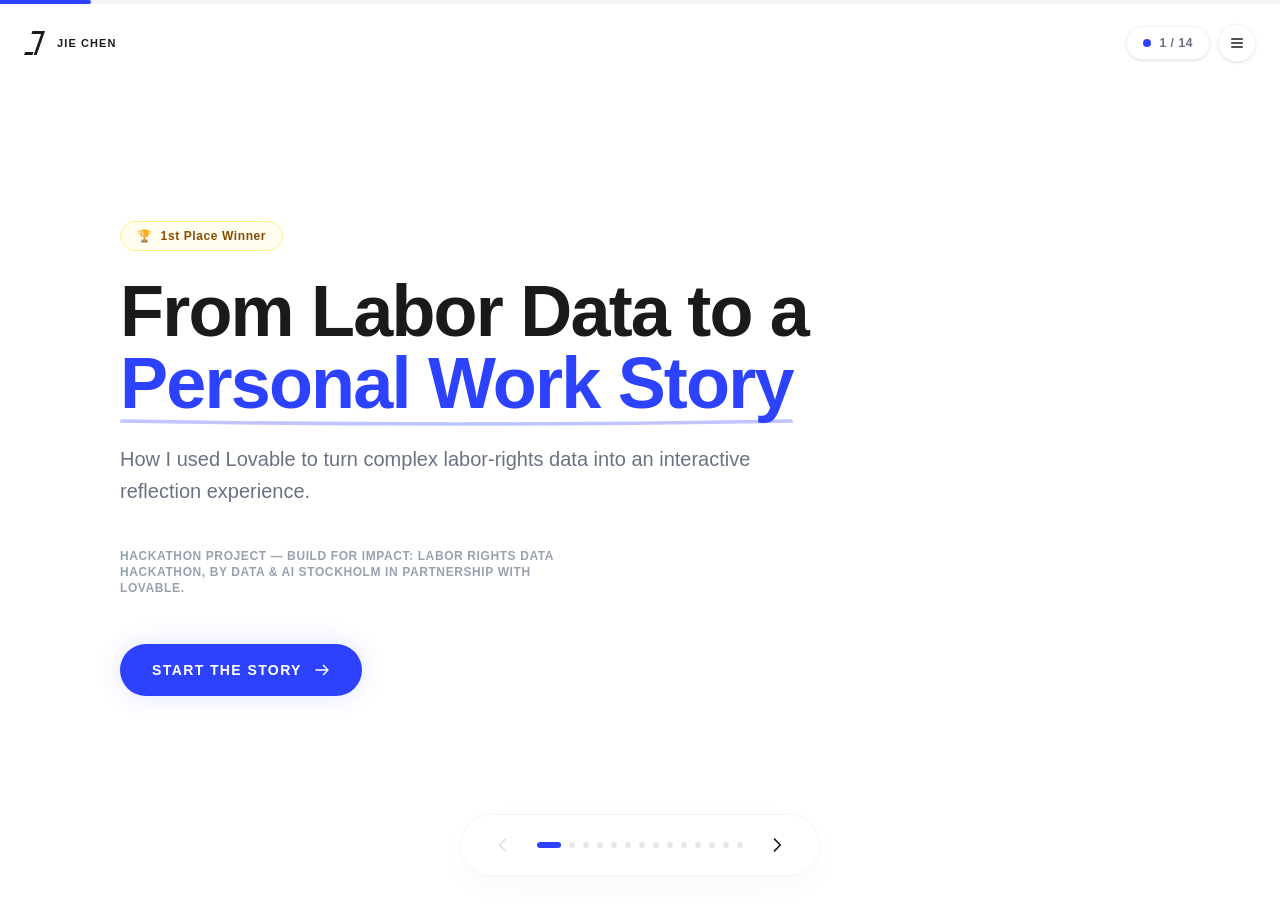
<file: talks/lovable/index.html>
<!DOCTYPE html>
<html lang="en">
  <head>
    <meta charset="UTF-8" />
    <meta name="viewport" content="width=device-width, initial-scale=1.0" />
    <title>From Labor Data to a Personal Work Story · talk to the Lovable community</title>

    <link rel="stylesheet" href="tw.css" />

    <style>
      html,
      body {
        width: 100vw;
        height: 100vh;
        margin: 0;
        padding: 0;
        background-color: #ffffff;
        color: #1a1a1a;
        overflow: hidden;
        overscroll-behavior: none;
      }

      .slide {
        opacity: 0;
        pointer-events: none;
        transition: all 0.6s cubic-bezier(0.25, 1, 0.5, 1);
        position: absolute;
        top: 0;
        left: 0;
        width: 100%;
        height: 100%;
        transform: translateY(20px) scale(0.99);
        display: flex;
        flex-direction: column;
        justify-content: center;
        align-items: flex-start;
        padding: 6rem 2rem 5rem 2rem;
        z-index: 1;
      }

      @media (min-width: 768px) {
        .slide {
          padding: 6rem 6rem 5rem 6rem;
        }
      }

      .slide.active {
        opacity: 1;
        pointer-events: auto;
        transform: translateY(0) scale(1);
        z-index: 10;
      }

      .slide.prev {
        transform: translateY(-20px) scale(0.99);
      }

      .slide-content {
        width: 100%;
        max-width: 1100px;
        max-height: 80vh;
        overflow-y: auto;
        scrollbar-width: none;
        padding: 1.5rem;
      }

      .slide-content::-webkit-scrollbar {
        display: none;
      }

      /* Standard Interactive Cards */
      .interactive-card {
        transition: all 0.3s cubic-bezier(0.25, 1, 0.5, 1);
        cursor: pointer;
        border: 1px solid #f0f0f0;
      }
      .interactive-card:hover {
        transform: translateY(-3px);
        box-shadow: 0 12px 30px rgba(0, 0, 0, 0.04);
        border-color: #2d42ff;
      }

      /* Slide 4 Mapping Cards */
      .mapping-card {
        transition: all 0.4s cubic-bezier(0.25, 1, 0.5, 1);
        border: 1px solid #f0f0f0;
        cursor: pointer;
        overflow: hidden;
        max-height: 115px; /* Safely contains the title */
        background: white;
      }
      .mapping-card.revealed {
        max-height: 300px; /* Smoothly expands to fit contents */
        background: #f8f9fa;
        border-color: #2d42ff;
        box-shadow: 0 12px 30px rgba(45, 66, 255, 0.08);
      }
      .reveal-info {
        opacity: 0;
        transform: translateY(10px);
        transition: all 0.3s 0.1s ease;
      }
      .revealed .reveal-info {
        opacity: 1;
        transform: translateY(0);
        padding-top: 1rem;
        margin-top: 0.5rem;
        border-top: 1px solid #e5e7eb;
      }
      .badge {
        background: #2d42ff;
        color: white;
        padding: 4px 10px;
        border-radius: 6px;
        font-size: 10px;
        font-weight: 800;
        letter-spacing: 0.05em;
        display: inline-block;
      }

      .particle {
        position: fixed;
        border-radius: 50%;
        background-color: #2d42ff;
        pointer-events: none;
        z-index: 9999;
        animation: explode 0.6s cubic-bezier(0.1, 0.8, 0.3, 1) forwards;
      }

      @keyframes explode {
        0% {
          transform: scale(1) translate(0, 0);
          opacity: 0.8;
        }
        100% {
          transform: scale(0) translate(var(--tx), var(--ty));
          opacity: 0;
        }
      }

      #progress-bar {
        transition: width 0.3s ease;
      }

      .dash-line {
        stroke-dasharray: 1000;
        stroke-dashoffset: 1000;
        animation: draw 2.2s cubic-bezier(0.25, 1, 0.5, 1) forwards;
      }
      @keyframes draw {
        to {
          stroke-dashoffset: 0;
        }
      }

      .fade-in-up {
        opacity: 0;
        transform: translateY(10px);
        animation: fadeInUp 0.5s cubic-bezier(0.25, 1, 0.5, 1) forwards;
      }
      @keyframes fadeInUp {
        to {
          opacity: 1;
          transform: translateY(0);
        }
      }

      .glass-panel {
        background: rgba(255, 255, 255, 0.85);
        backdrop-filter: blur(16px);
        -webkit-backdrop-filter: blur(16px);
      }

      .hide-scrollbar::-webkit-scrollbar {
        display: none;
      }
      .hide-scrollbar {
        scrollbar-width: none;
      }

      /* Premium Floating & Glowing animation for Badge on Page 1 */
      @keyframes premiumFloat {
        0%,
        100% {
          transform: translateY(0);
        }
        50% {
          transform: translateY(-6px);
        }
      }
      @keyframes goldGlowPulse {
        0%,
        100% {
          box-shadow: 0 0 12px rgba(234, 179, 8, 0.08);
          border-color: rgba(234, 179, 8, 0.15);
        }
        50% {
          box-shadow: 0 0 22px rgba(234, 179, 8, 0.25);
          border-color: rgba(234, 179, 8, 0.4);
        }
      }
      .badge-float {
        animation: premiumFloat 4s ease-in-out infinite,
          goldGlowPulse 4s ease-in-out infinite;
      }
    </style>
  </head>
  <body class="antialiased selection:bg-primary selection:text-white font-sans">
    <!-- Top Progress Bar -->
    <div class="fixed top-0 left-0 w-full h-1 bg-gray-100 z-50">
      <div id="progress-bar" class="h-full bg-primary w-0 rounded-r-full"></div>
    </div>

    <!-- UI Overlay (Persistent Branding Header & Controls) -->
    <div
      class="fixed top-6 left-6 right-6 flex justify-between items-center z-40 pointer-events-none"
    >
      <!-- Logo Stamp (Left) - Mathematically parallel Slant points perfectly matching the uploaded design -->
      <div class="flex items-center gap-3 pointer-events-auto select-none">
        <svg
          viewBox="0 0 200 228"
          class="h-6 w-auto text-dark hover:text-primary transition-colors"
          fill="currentColor"
        >
          <!-- Bottom-left accent stroke -->
          <polygon points="11,200 90,200 80,228 1,228" />
          <!-- Main stylized geometric slanted "7" block -->
          <polygon points="80,0 200,0 120,228 92,228 162.2,28 70.2,28" />
        </svg>
        <span
          class="font-title font-extrabold tracking-widest text-[11px] uppercase text-dark"
          >JIE CHEN</span
        >
      </div>

      <!-- Navigation Controls (Right) -->
      <div class="flex items-center gap-2 pointer-events-auto">
        <div
          class="glass-panel px-4 py-2 rounded-full shadow-sm border border-gray-100 flex items-center gap-2"
        >
          <span class="w-2 h-2 rounded-full bg-primary animate-pulse"></span>
          <span
            id="slide-counter"
            class="text-xs font-title font-bold tracking-wider text-gray-500"
            >1 / 14</span
          >
        </div>
        <button
          id="menu-btn"
          class="glass-panel p-2.5 rounded-full shadow-sm border border-gray-100 hover:bg-gray-50 transition-colors interactive-element"
          aria-label="Open presentation map"
        >
          <svg
            class="w-4 h-4 text-dark"
            fill="none"
            stroke="currentColor"
            viewBox="0 0 24 24"
          >
            <path
              stroke-linecap="round"
              stroke-linejoin="round"
              stroke-width="2"
              d="M4 6h16M4 12h16M4 18h16"
            ></path>
          </svg>
        </button>
      </div>
    </div>

    <!-- Bottom Navigation -->
    <div
      class="fixed bottom-6 left-1/2 transform -translate-x-1/2 flex items-center gap-4 z-40 glass-panel px-6 py-3 rounded-full shadow-soft border border-gray-100"
    >
      <button
        id="prev-btn"
        class="p-2 rounded-full hover:bg-gray-100 transition-colors text-gray-400 hover:text-dark disabled:opacity-30 disabled:hover:bg-transparent"
        aria-label="Previous slide"
      >
        <svg
          class="w-5 h-5"
          fill="none"
          stroke="currentColor"
          viewBox="0 0 24 24"
        >
          <path
            stroke-linecap="round"
            stroke-linejoin="round"
            stroke-width="2"
            d="M15 19l-7-7 7-7"
          ></path>
        </svg>
      </button>
      <div id="dots-container" class="flex gap-2"></div>
      <button
        id="next-btn"
        class="p-2 rounded-full hover:bg-gray-100 transition-colors text-dark"
        aria-label="Next slide"
      >
        <svg
          class="w-5 h-5"
          fill="none"
          stroke="currentColor"
          viewBox="0 0 24 24"
        >
          <path
            stroke-linecap="round"
            stroke-linejoin="round"
            stroke-width="2"
            d="M9 5l7 7-7 7"
          ></path>
        </svg>
      </button>
    </div>

    <!-- Menu Overlay -->
    <div
      id="menu-overlay"
      class="fixed inset-0 bg-white/95 backdrop-blur-md z-50 opacity-0 pointer-events-none transition-opacity duration-300 flex flex-col pt-24 px-8 pb-8 overflow-y-auto"
    >
      <button
        id="close-menu-btn"
        class="absolute top-6 right-6 p-3 rounded-full hover:bg-gray-100 transition-colors"
      >
        <svg
          class="w-6 h-6 text-dark"
          fill="none"
          stroke="currentColor"
          viewBox="0 0 24 24"
        >
          <path
            stroke-linecap="round"
            stroke-linejoin="round"
            stroke-width="2"
            d="M6 18L18 6M6 6l12 12"
          ></path>
        </svg>
      </button>
      <h2
        class="text-3xl font-title font-extrabold mb-8 text-left max-w-6xl mx-auto w-full"
      >
        Slide Index
      </h2>
      <div
        id="menu-list"
        class="grid grid-cols-1 md:grid-cols-2 lg:grid-cols-3 xl:grid-cols-4 gap-4 max-w-6xl mx-auto w-full"
      ></div>
    </div>

    <main id="slides-container" class="w-full h-full relative">
      <!-- Slide 1: Opening -->
      <section class="slide active" id="slide-1" data-title="Opening">
        <div
          class="slide-content text-left flex flex-col justify-center h-full max-w-4xl"
        >
          <!-- Golden floating premium badge -->
          <div
            class="inline-flex items-center gap-2 px-4 py-1.5 rounded-full bg-yellow-50/70 text-yellow-800 text-xs font-bold tracking-wider mb-6 border border-yellow-200 w-fit badge-float transition-all"
          >
            <span>🏆</span> 1st Place Winner
          </div>
          <h1
            class="text-4xl md:text-6xl lg:text-7xl font-title font-extrabold leading-none tracking-tight mb-6 text-dark"
          >
            From Labor Data to a <br /><span
              class="text-primary relative inline-block"
              >Personal Work Story
              <svg
                class="absolute w-full h-3 -bottom-2 left-0 text-primary opacity-30"
                viewBox="0 0 100 10"
                preserveAspectRatio="none"
              >
                <path
                  d="M0 5 Q 50 10 100 5"
                  stroke="currentColor"
                  stroke-width="3"
                  fill="none"
                />
              </svg>
            </span>
          </h1>
          <p
            class="text-lg md:text-xl text-gray-500 max-w-2xl mb-10 leading-relaxed font-sans"
          >
            How I used Lovable to turn complex labor-rights data into an
            interactive reflection experience.
          </p>
          <div
            class="text-xs text-gray-400 max-w-md mb-12 uppercase tracking-wider font-semibold"
          >
            Hackathon Project — Build for Impact: Labor Rights Data Hackathon,
            by Data & AI Stockholm in partnership with Lovable.
          </div>
          <button
            onclick="nextSlide()"
            class="interactive-element group relative px-8 py-4 bg-primary text-white rounded-full font-bold text-sm tracking-widest uppercase overflow-hidden transition-all hover:scale-105 shadow-glow w-fit"
          >
            <span class="relative z-10 flex items-center gap-3">
              Start the story
              <svg
                class="w-4 h-4 transform group-hover:translate-x-1 transition-transform"
                fill="none"
                stroke="currentColor"
                viewBox="0 0 24 24"
              >
                <path
                  stroke-linecap="round"
                  stroke-linejoin="round"
                  stroke-width="2"
                  d="M14 5l7 7m0 0l-7 7m7-7H3"
                ></path>
              </svg>
            </span>
          </button>
        </div>
      </section>

      <!-- Slide 3: Why This Idea -->
      <section class="slide" id="slide-3" data-title="Why This Idea">
        <div class="slide-content text-left max-w-3xl">
          <h2
            class="text-3xl md:text-5xl font-title font-extrabold mb-6 leading-tight"
          >
            Work is personal.<br /><span class="text-gray-400"
              >Labor data often feels distant.</span
            >
          </h2>
          <div
            id="s3-reveal-container"
            class="relative p-8 cursor-pointer interactive-element group mb-8"
            onclick="revealS3()"
          >
            <div
              class="absolute inset-0 bg-soft rounded-3xl border border-dashed border-gray-200 transition-transform duration-500 group-hover:scale-[1.01]"
            ></div>
            <div
              id="s3-click-text"
              class="relative z-10 text-primary font-title font-bold tracking-wider uppercase text-xs flex items-center gap-2 justify-center"
            >
              <svg
                class="w-4 h-4 animate-pulse"
                fill="none"
                stroke="currentColor"
                viewBox="0 0 24 24"
              >
                <path
                  stroke-linecap="round"
                  stroke-linejoin="round"
                  stroke-width="2"
                  d="M15 12a3 3 0 11-6 0 3 3 0 016 0z"
                ></path>
              </svg>
              Click to reveal the core question
            </div>
            <h3
              id="s3-big-question"
              class="relative z-10 text-2xl md:text-4xl font-title font-extrabold text-primary opacity-0 transform translate-y-2 transition-all duration-700 hidden text-center w-full"
            >
              "Where do I stand in the world of work?"
            </h3>
          </div>
          <p
            id="s3-subtext"
            class="text-gray-500 opacity-0 transition-opacity duration-700 border-l border-gray-200 pl-4 text-sm italic font-sans"
          >
            Instead of only showing charts, I wanted the experience to feel more
            like a reflection.
          </p>
        </div>
      </section>

      <!-- Slide 4: Data Translation Mapping (UPDATED) -->
      <section class="slide" id="slide-4" data-title="Data Mapping">
        <div class="slide-content max-w-5xl">
          <div class="mb-10 text-left">
            <h2
              class="text-xs uppercase tracking-[0.2em] font-bold text-gray-400 mb-2"
            >
              Translation Layer
            </h2>
            <h1
              class="text-3xl md:text-5xl font-title font-extrabold tracking-tight mb-4"
            >
              From Raw Data to Human Pillars
            </h1>
            <p class="text-gray-500 font-sans text-sm">
              Click each dataset below to see the personal translation.
            </p>
          </div>

          <div class="grid grid-cols-1 md:grid-cols-2 gap-4">
            <!-- Mapping 1: Stability -->
            <div
              class="mapping-card p-6 rounded-3xl interactive-element"
              onclick="this.classList.toggle('revealed')"
            >
              <span
                class="text-[10px] font-title font-bold text-gray-400 uppercase tracking-widest block"
                >Dataset 01</span
              >
              <h4 class="text-lg font-title font-bold text-dark mt-2">
                Employed persons by job tenure
              </h4>
              <div class="reveal-info">
                <span class="badge mb-3">STABILITY</span>
                <p
                  class="text-sm text-gray-600 font-sans leading-relaxed italic"
                >
                  Because job tenure shows how long people stay in their work.
                </p>
              </div>
            </div>

            <!-- Mapping 2: Access -->
            <div
              class="mapping-card p-6 rounded-3xl interactive-element"
              onclick="this.classList.toggle('revealed')"
            >
              <span
                class="text-[10px] font-title font-bold text-gray-400 uppercase tracking-widest block"
                >Dataset 02</span
              >
              <h4 class="text-lg font-title font-bold text-dark mt-2">
                Employment rate by sex
              </h4>
              <div class="reveal-info">
                <span class="badge mb-3">ACCESS</span>
                <p
                  class="text-sm text-gray-600 font-sans leading-relaxed italic"
                >
                  Because employment rate shows how many people can participate
                  in the labor market.
                </p>
              </div>
            </div>

            <!-- Mapping 3: Fairness -->
            <div
              class="mapping-card p-6 rounded-3xl interactive-element"
              onclick="this.classList.toggle('revealed')"
            >
              <span
                class="text-[10px] font-title font-bold text-gray-400 uppercase tracking-widest block"
                >Dataset 03</span
              >
              <h4 class="text-lg font-title font-bold text-dark mt-2">
                Gender pay gap in unadjusted form
              </h4>
              <div class="reveal-info">
                <span class="badge mb-3">FAIRNESS</span>
                <p
                  class="text-sm text-gray-600 font-sans leading-relaxed italic"
                >
                  Because the pay gap shows inequality in earnings.
                </p>
              </div>
            </div>

            <!-- Mapping 4: Security -->
            <div
              class="mapping-card p-6 rounded-3xl interactive-element"
              onclick="this.classList.toggle('revealed')"
            >
              <span
                class="text-[10px] font-title font-bold text-gray-400 uppercase tracking-widest block"
                >Dataset 04</span
              >
              <h4 class="text-lg font-title font-bold text-dark mt-2">
                In-work at-risk-of-poverty rate by sex
              </h4>
              <div class="reveal-info">
                <span class="badge mb-3">SECURITY</span>
                <p
                  class="text-sm text-gray-600 font-sans leading-relaxed italic"
                >
                  Because it shows whether having a job is enough to avoid
                  poverty risk.
                </p>
              </div>
            </div>

            <!-- Mapping 5: Workload (Full width) -->
            <div
              class="mapping-card p-6 rounded-3xl interactive-element md:col-span-2"
              onclick="this.classList.toggle('revealed')"
            >
              <span
                class="text-[10px] font-title font-bold text-gray-400 uppercase tracking-widest block"
                >Dataset 05</span
              >
              <h4 class="text-lg font-title font-bold text-dark mt-2">
                Mean weekly hours usually worked per employee by sex — Annual
              </h4>
              <div class="reveal-info">
                <span class="badge mb-3">WORKLOAD</span>
                <p
                  class="text-sm text-gray-600 font-sans leading-relaxed italic"
                >
                  Because weekly working hours show how much people usually
                  work.
                </p>
              </div>
            </div>
          </div>
        </div>
      </section>

      <!-- Slide 5: Core Experience -->
      <section class="slide" id="slide-5" data-title="Core Experience">
        <div class="slide-content max-w-5xl">
          <h2
            class="text-3xl md:text-5xl font-title font-extrabold mb-3 text-left"
          >
            What the user can do
          </h2>
          <p class="text-gray-500 mb-8 text-left font-sans">
            Streamlined interactive architecture planned with enough space.
          </p>
          <div class="grid grid-cols-1 md:grid-cols-2 gap-4">
            <div
              class="s5-card interactive-element bg-white rounded-2xl p-6 border border-gray-100 flex gap-4 transition-all duration-300 hover:border-primary active"
              onclick="highlightS5Card(this)"
            >
              <div
                class="w-10 h-10 rounded-full bg-primary/5 text-primary flex items-center justify-center font-title font-bold text-xs shrink-0 icon-container"
              >
                01
              </div>
              <div>
                <h3
                  class="font-title font-bold text-sm tracking-wide uppercase mb-2"
                >
                  Enter work profile
                </h3>
                <p class="text-xs text-gray-500 leading-relaxed font-sans">
                  Localized parameters: country, gender, and hours.
                </p>
              </div>
            </div>
            <div
              class="s5-card interactive-element bg-white rounded-2xl p-6 border border-gray-100 flex gap-4 transition-all duration-300 hover:border-primary"
              onclick="highlightS5Card(this)"
            >
              <div
                class="w-10 h-10 rounded-full bg-gray-100 text-gray-400 flex items-center justify-center font-title font-bold text-xs shrink-0 icon-container"
              >
                02
              </div>
              <div>
                <h3
                  class="font-title font-bold text-sm tracking-wide uppercase mb-2"
                >
                  Explore dimensions
                </h3>
                <p class="text-xs text-gray-500 leading-relaxed font-sans">
                  Interact with translated thematic data pillars.
                </p>
              </div>
            </div>
            <div
              class="s5-card interactive-element bg-white rounded-2xl p-6 border border-gray-100 flex gap-4 transition-all duration-300 hover:border-primary"
              onclick="highlightS5Card(this)"
            >
              <div
                class="w-10 h-10 rounded-full bg-gray-100 text-gray-400 flex items-center justify-center font-title font-bold text-xs shrink-0 icon-container"
              >
                03
              </div>
              <div>
                <h3
                  class="font-title font-bold text-sm tracking-wide uppercase mb-2"
                >
                  See a personal Work Map
                </h3>
                <p class="text-xs text-gray-500 leading-relaxed font-sans">
                  The dry data becomes instantly relatable through an intuitive
                  map visualization.
                </p>
              </div>
            </div>
            <div
              class="s5-card interactive-element bg-white rounded-2xl p-6 border border-gray-100 flex gap-4 transition-all duration-300 hover:border-primary"
              onclick="highlightS5Card(this)"
            >
              <div
                class="w-10 h-10 rounded-full bg-gray-100 text-gray-400 flex items-center justify-center font-title font-bold text-xs shrink-0 icon-container"
              >
                04
              </div>
              <div>
                <h3
                  class="font-title font-bold text-sm tracking-wide uppercase mb-2"
                >
                  Receive gentle AI reflection
                </h3>
                <p class="text-xs text-gray-500 leading-relaxed font-sans">
                  Insightful prompts designed to guide thinking rather than
                  assign numeric scores.
                </p>
              </div>
            </div>
          </div>
        </div>
      </section>

      <!-- Slide 6: Workflow Timeline -->
      <section class="slide" id="slide-6" data-title="Workflow">
        <div class="slide-content max-w-5xl">
          <h2
            class="text-3xl md:text-5xl font-title font-extrabold mb-4 text-left"
          >
            I started from context.
          </h2>
          <div
            class="relative w-full overflow-hidden bg-white border border-gray-100 rounded-3xl p-6 md:p-8"
          >
            <div
              id="workflow-detail"
              class="mb-8 bg-soft p-6 rounded-2xl border border-gray-100 text-left min-h-[110px] flex flex-col justify-center transition-all duration-300"
            >
              <h4
                id="workflow-detail-title"
                class="font-title font-bold text-sm tracking-wider uppercase text-primary mb-1"
              >
                Connecting to real lives
              </h4>
              <p
                id="workflow-detail-desc"
                class="text-sm text-gray-600 font-sans"
              >
                What does this data mean for a real person? We began by defining
                the emotional goal before datasets.
              </p>
            </div>
            <div
              class="absolute bottom-10 left-8 right-8 h-0.5 bg-gray-100 z-0 rounded-full hidden md:block"
            ></div>
            <div
              class="relative z-10 flex md:justify-between items-center overflow-x-auto pb-4 pt-2 snap-x snap-mandatory hide-scrollbar gap-4 md:gap-0"
              id="workflow-timeline"
            ></div>
          </div>
        </div>
      </section>

      <!-- Slide 7: Context -->
      <section class="slide" id="slide-7" data-title="Step 1: Context">
        <div
          class="slide-content flex flex-col md:flex-row gap-12 items-stretch max-w-5xl"
        >
          <div class="flex-1 text-left flex flex-col justify-center">
            <h2
              class="text-xs uppercase tracking-widest text-primary mb-2 font-bold"
            >
              Step 1
            </h2>
            <h3 class="text-2xl md:text-4xl font-title font-extrabold mb-6">
              Understand the context
            </h3>
            <p class="text-gray-600 mb-6 font-sans">
              Labor rights are personal; the design must reflect that depth.
            </p>
            <div
              class="bg-gray-50 p-6 rounded-2xl border-l-2 border-dark mb-6 text-sm"
            >
              <p
                class="font-bold uppercase tracking-wider text-xs mb-3 text-gray-400"
              >
                Essential Questions Raised:
              </p>
              <ul class="text-gray-600 space-y-2.5 list-disc list-inside">
                <li>What does this data mean for a real person?</li>
                <li>What kind of feeling should the product create?</li>
                <li>What should the user understand after using it?</li>
              </ul>
            </div>
          </div>
          <div class="flex-1 grid grid-cols-2 gap-4">
            <div
              class="interactive-element interactive-card bg-white p-6 border border-gray-100 rounded-2xl text-left flex flex-col justify-between h-36"
              onclick="toggleCardDetail(this)"
            >
              <div
                class="text-primary font-title font-bold text-xs uppercase tracking-widest mb-2"
              >
                01
              </div>
              <span class="font-title font-bold text-base title">Personal</span>
              <p class="text-xs text-gray-400 mt-2 hidden detail font-sans">
                Bridge the gap to real lives.
              </p>
            </div>
            <div
              class="interactive-element interactive-card bg-white p-6 border border-gray-100 rounded-2xl text-left flex flex-col justify-between h-36"
              onclick="toggleCardDetail(this)"
            >
              <div
                class="text-primary font-title font-bold text-xs uppercase tracking-widest mb-2"
              >
                02
              </div>
              <span class="font-title font-bold text-base title">Clear</span>
              <p class="text-xs text-gray-400 mt-2 hidden detail font-sans">
                Translating metrics so they are easy to grasp quickly.
              </p>
            </div>
            <div
              class="interactive-element interactive-card bg-white p-6 border border-gray-100 rounded-2xl text-left flex flex-col justify-between h-36"
              onclick="toggleCardDetail(this)"
            >
              <div
                class="text-primary font-title font-bold text-xs uppercase tracking-widest mb-2"
              >
                03
              </div>
              <span class="font-title font-bold text-base title"
                >Reflective</span
              >
              <p class="text-xs text-gray-400 mt-2 hidden detail font-sans">
                Inviting deeper thought, not mindless tapping.
              </p>
            </div>
            <div
              class="interactive-element interactive-card bg-white p-6 border border-primary/20 rounded-2xl text-left flex flex-col justify-between h-36"
              onclick="toggleCardDetail(this)"
            >
              <div
                class="text-primary font-title font-bold text-xs uppercase tracking-widest mb-2"
              >
                04
              </div>
              <span class="font-title font-bold text-base title text-primary"
                >Gentle</span
              >
              <p class="text-xs text-primary mt-2 hidden detail font-sans">
                Avoiding harsh, judgmental scores and ranks.
              </p>
            </div>
          </div>
        </div>
      </section>

      <!-- Slide 8: Step 2 Story -->
      <section class="slide" id="slide-8" data-title="Step 2: Story">
        <div class="slide-content max-w-5xl text-left">
          <h2
            class="text-xs uppercase tracking-widest text-primary mb-2 font-bold"
          >
            Step 2
          </h2>
          <h3
            class="text-2xl md:text-4xl font-title font-extrabold mb-8 text-dark text-left"
          >
            The story structure
          </h3>
          <div class="flex flex-col lg:flex-row gap-8 items-stretch w-full">
            <div class="grid grid-cols-2 gap-3 w-full lg:w-1/2">
              <button
                class="s8-dim interactive-element p-4 rounded-xl border border-gray-200 text-left hover:border-primary hover:bg-primary/5 transition-all flex items-center gap-3"
                data-title="Work Access"
                data-desc="Can people enter and participate freely in the labor market without friction?"
              >
                <span
                  class="w-6 h-6 flex items-center justify-center border border-gray-200 rounded-md text-xs font-semibold"
                  >A</span
                >
                <span
                  class="font-title font-bold text-xs tracking-wider uppercase"
                  >Work Access</span
                >
              </button>
              <button
                class="s8-dim interactive-element p-4 rounded-xl border border-gray-200 text-left hover:border-primary hover:bg-primary/5 transition-all flex items-center gap-3"
                data-title="Pay Fairness"
                data-desc="Are there significant, systemic gaps in income and opportunity?"
              >
                <span
                  class="w-6 h-6 flex items-center justify-center border border-gray-200 rounded-md text-xs font-semibold"
                  >B</span
                >
                <span
                  class="font-title font-bold text-xs tracking-wider uppercase"
                  >Pay Fairness</span
                >
              </button>
              <button
                class="s8-dim interactive-element p-4 rounded-xl border border-gray-200 text-left hover:border-primary hover:bg-primary/5 transition-all flex items-center gap-3"
                data-title="Workload"
                data-desc="How much time and cognitive energy are people spending at work?"
              >
                <span
                  class="w-6 h-6 flex items-center justify-center border border-gray-200 rounded-md text-xs font-semibold"
                  >C</span
                >
                <span
                  class="font-title font-bold text-xs tracking-wider uppercase"
                  >Workload</span
                >
              </button>
              <button
                class="s8-dim interactive-element p-4 rounded-xl border border-gray-200 text-left hover:border-primary hover:bg-primary/5 transition-all flex items-center gap-3"
                data-title="Stability"
                data-desc="Is the work situation built to last, or perpetually uncertain?"
              >
                <span
                  class="w-6 h-6 flex items-center justify-center border border-gray-200 rounded-md text-xs font-semibold"
                  >D</span
                >
                <span
                  class="font-title font-bold text-xs tracking-wider uppercase"
                  >Stability</span
                >
              </button>
              <button
                class="s8-dim interactive-element p-4 rounded-xl border border-gray-200 text-left hover:border-primary hover:bg-primary/5 transition-all flex items-center justify-center gap-3 col-span-2"
                data-title="Security"
                data-desc="Are workers fundamentally protected against personal and macro work risks?"
              >
                <span
                  class="w-6 h-6 flex items-center justify-center border border-gray-200 rounded-md text-xs font-semibold"
                  >E</span
                >
                <span
                  class="font-title font-bold text-xs tracking-wider uppercase"
                  >Security</span
                >
              </button>
            </div>
            <div
              class="w-full lg:w-1/2 bg-soft p-8 rounded-3xl border border-gray-100 flex flex-col justify-center min-h-[180px]"
            >
              <h4
                id="s8-title"
                class="text-xl font-title font-extrabold text-primary mb-2 uppercase tracking-wider text-left"
              >
                Select a Dimension
              </h4>
              <p
                id="s8-desc"
                class="text-sm text-gray-600 transition-opacity duration-300 leading-relaxed text-left font-sans"
              >
                Click any structural dimension on the left to see the narrative
                translation.
              </p>
            </div>
          </div>
        </div>
      </section>

      <!-- Slide 9: Step 3 Personal -->
      <section class="slide" id="slide-9" data-title="Step 3: Personal">
        <div
          class="slide-content flex flex-col lg:flex-row gap-12 items-center max-w-5xl"
        >
          <div class="flex-1 text-left flex flex-col justify-center w-full">
            <h2
              class="text-xs uppercase tracking-widest text-primary mb-2 font-bold"
            >
              Step 3
            </h2>
            <h3
              class="text-2xl md:text-4xl font-title font-extrabold mb-4 text-dark"
            >
              Make it personal
            </h3>
            <p class="text-sm text-gray-600 mb-6 leading-relaxed font-sans">
              Personalization bridges the gap between global statistics and
              individual reality.
            </p>
            <p
              class="text-[10px] font-title font-bold text-gray-400 mb-3 uppercase tracking-widest"
            >
              Add metrics to the active profile card
            </p>
            <div class="flex flex-wrap gap-2.5" id="s9-inputs">
              <button
                class="interactive-element px-4 py-2.5 bg-gray-50 border border-gray-200 rounded-full hover:bg-white hover:border-primary transition-all text-xs font-title font-bold uppercase tracking-wider"
                onclick="addToProfile(this, 'Sweden')"
              >
                📍 Sweden
              </button>
              <button
                class="interactive-element px-4 py-2.5 bg-gray-50 border border-gray-200 rounded-full hover:bg-white hover:border-primary transition-all text-xs font-title font-bold uppercase tracking-wider"
                onclick="addToProfile(this, 'Female')"
              >
                👤 Female
              </button>
              <button
                class="interactive-element px-4 py-2.5 bg-gray-50 border border-gray-200 rounded-full hover:bg-white hover:border-primary transition-all text-xs font-title font-bold uppercase tracking-wider"
                onclick="addToProfile(this, '40 hrs')"
              >
                ⏱️ 40h/wk
              </button>
              <button
                class="interactive-element px-4 py-2.5 bg-gray-50 border border-gray-200 rounded-full hover:bg-white hover:border-primary transition-all text-xs font-title font-bold uppercase tracking-wider"
                onclick="addToProfile(this, '2 Years')"
              >
                📅 2Y Tenure
              </button>
            </div>
          </div>
          <div class="flex-1 w-full flex justify-start lg:justify-center">
            <div
              class="bg-white border border-gray-100 rounded-3xl p-8 w-full max-w-sm relative overflow-hidden shadow-soft"
            >
              <div class="w-full h-1 bg-primary absolute top-0 left-0"></div>
              <h4
                class="text-sm font-title font-bold uppercase tracking-wider mb-6 text-gray-400 flex items-center gap-2"
              >
                Active Profile
              </h4>
              <ul id="s9-profile-list" class="space-y-4 text-sm text-gray-500">
                <li
                  class="flex justify-between items-center border-b border-gray-100 pb-2 italic text-gray-400 text-xs"
                  id="s9-empty-state"
                >
                  No inputs selected. Click buttons on left.
                </li>
              </ul>
            </div>
          </div>
        </div>
      </section>

      <!-- Slide 10: Step 4 Language -->
      <section class="slide" id="slide-10" data-title="Step 4: Language">
        <div class="slide-content text-left max-w-3xl">
          <h2
            class="text-xs uppercase tracking-widest text-primary mb-2 font-bold"
          >
            Step 4
          </h2>
          <h3
            class="text-2xl md:text-4xl font-title font-extrabold mb-4 text-dark"
          >
            Use gentle language
          </h3>
          <p class="text-sm text-gray-600 mb-8 leading-relaxed font-sans">
            Design should focus on guidance and curiosity, never comparative
            anxiety or negative ranking.
          </p>
          <div class="flex items-center gap-4 mb-8">
            <span
              id="label-judge"
              class="font-title font-bold text-xs uppercase tracking-wider text-gray-400 transition-colors"
              >Judgmental Tone</span
            >
            <button
              id="lang-toggle"
              class="interactive-element w-14 h-7 bg-gray-200 rounded-full relative focus:outline-none"
              onclick="toggleLanguage()"
            >
              <div
                id="lang-knob"
                class="absolute left-1 top-1 w-5 h-5 bg-white rounded-full shadow-sm transition-transform duration-300 transform translate-x-7"
              ></div>
            </button>
            <span
              id="label-gentle"
              class="font-title font-bold text-xs uppercase tracking-wider text-primary transition-colors"
              >Gentle Guidance</span
            >
          </div>
          <div
            class="relative min-h-[140px] bg-soft rounded-3xl p-8 border border-gray-100 flex items-center shadow-inner overflow-hidden"
          >
            <div
              id="text-judge"
              class="absolute inset-x-8 opacity-0 transform translate-y-2 transition-all duration-500 text-red-500 font-medium text-sm"
            >
              "Your country ranks low on security metrics. Your profile is below
              baseline compared to neighboring nations."
            </div>
            <div
              id="text-gentle"
              class="absolute inset-x-8 opacity-100 transform translate-y-0 transition-all duration-500 text-primary font-medium text-base leading-relaxed bg-primary/5 p-4 rounded-xl border border-primary/10 font-sans"
            >
              "Your profile suggests a work situation with some stable signals,
              but also areas worth noticing."
            </div>
          </div>
        </div>
      </section>

      <!-- Slide 11: Step 5 AI Reflection -->
      <section class="slide" id="slide-11" data-title="Step 5: AI">
        <div
          class="slide-content flex flex-col lg:flex-row gap-12 items-center max-w-5xl"
        >
          <div class="flex-1 text-left flex flex-col justify-center">
            <h2
              class="text-xs uppercase tracking-widest text-primary mb-2 font-bold"
            >
              Step 5
            </h2>
            <h3
              class="text-2xl md:text-4xl font-title font-extrabold mb-4 text-dark"
            >
              AI reflection layer
            </h3>
            <p class="text-sm text-gray-600 mb-6 leading-relaxed font-sans">
              The AI output summaries help users organize thoughts without
              assigning authoritative value judgments.
            </p>
            <div
              class="bg-gray-50 p-6 rounded-2xl border-l-2 border-primary mb-6 text-xs text-gray-500 space-y-2"
            >
              <li class="flex items-center gap-2">
                ✓ Synthesizes intersectional factors
              </li>
              <li class="flex items-center gap-2">
                ✓ Organizing user perspective
              </li>
              <li class="flex items-center gap-2">✓ Zero rigid grading</li>
            </div>
          </div>
          <div class="flex-1 w-full">
            <div
              class="interactive-element group cursor-pointer relative bg-white p-8 rounded-3xl shadow-soft border border-gray-100 hover:border-primary transition-all w-full max-w-md"
              onclick="cycleReflection()"
            >
              <div
                class="absolute top-4 right-4 bg-primary text-white text-[9px] font-title font-bold uppercase tracking-wider px-3 py-1.5 rounded-full animate-bounce"
              >
                Cycle Ref
              </div>
              <p
                id="ai-reflection-text"
                class="text-lg text-dark leading-relaxed font-medium transition-opacity duration-300 font-sans italic pr-12"
              >
                "Your situation shows strong foundational stability, typical for
                your region, but suggests a need to monitor workload balance."
              </p>
              <div class="mt-6 flex gap-1.5" id="ai-dots">
                <span
                  class="w-2.5 h-1 rounded-full bg-primary opacity-100"
                ></span>
                <span
                  class="w-1.5 h-1 rounded-full bg-gray-200 opacity-50"
                ></span>
                <span
                  class="w-1.5 h-1 rounded-full bg-gray-200 opacity-50"
                ></span>
              </div>
            </div>
          </div>
        </div>
      </section>

      <!-- Slide 12: Final Result -->
      <section class="slide" id="slide-12" data-title="Final Product">
        <div class="slide-content text-left max-w-5xl">
          <h2
            class="text-3xl md:text-5xl font-title font-extrabold mb-4 text-dark"
          >
            The final result
          </h2>
          <p class="text-sm text-gray-600 mb-8 max-w-2xl font-sans">
            An interactive data story combining verified labor-rights statistics
            with user context and gentle AI summary outputs.
          </p>
          <div
            class="max-w-3xl bg-white rounded-3xl shadow-soft border border-gray-200 overflow-hidden transform transition-all hover:scale-[1.01] duration-500"
          >
            <div
              class="bg-gray-50 px-6 py-3 flex items-center justify-between border-b border-gray-100 text-[10px] text-gray-400 font-mono"
            >
              <div class="flex gap-2">
                <div class="w-2.5 h-2.5 rounded-full bg-gray-200"></div>
                <div class="w-2.5 h-2.5 rounded-full bg-gray-200"></div>
                <div class="w-2.5 h-2.5 rounded-full bg-gray-200"></div>
              </div>
              <div
                class="bg-white px-4 py-1.5 rounded-full border border-gray-100"
              >
                work-story-map.lovable.app
              </div>
              <div class="w-6"></div>
            </div>
            <div class="bg-white p-8 min-h-[220px]">
              <span
                class="text-[10px] font-title font-bold text-primary uppercase tracking-widest mb-2 block"
                >Live Deployment</span
              >
              <h4 class="text-xl font-title font-extrabold text-dark mb-4">
                Where Do I Stand in the World of Work?
              </h4>
              <a
                href="https://work-story-map.lovable.app/"
                target="_blank"
                class="interactive-element px-6 py-3 bg-dark hover:bg-black text-white rounded-full text-xs font-title font-bold uppercase tracking-wider transition-colors shadow-lg inline-block w-fit mt-4"
                >Open Live Project</a
              >
            </div>
          </div>
        </div>
      </section>

      <!-- Slide 13: Lovable Strengths -->
      <section class="slide" id="slide-13" data-title="Lovable">
        <div class="slide-content max-w-5xl">
          <h2
            class="text-3xl md:text-5xl font-title font-extrabold mb-8 text-dark"
          >
            Building with Lovable
          </h2>
          <div class="flex flex-col lg:flex-row gap-8 items-stretch">
            <div
              class="flex-1 space-y-3 h-[42vh] overflow-y-auto pr-2 hide-scrollbar"
              id="s14-list"
            ></div>
            <div
              class="w-full lg:w-1/3 bg-soft rounded-3xl border border-gray-100 p-8 flex flex-col items-center justify-center relative overflow-hidden h-40 lg:h-auto shrink-0"
            >
              <div class="text-center z-10">
                <div
                  class="text-5xl font-title font-extrabold text-primary mb-2"
                  id="s14-counter"
                >
                  0/6
                </div>
                <div
                  class="text-[10px] font-title font-bold text-gray-400 uppercase tracking-widest"
                >
                  Strengths collected
                </div>
              </div>
              <div
                id="s14-dots-container"
                class="absolute inset-0 z-0 pointer-events-none"
              ></div>
              <div
                class="absolute bottom-0 left-0 w-full bg-primary/10 transition-all duration-500 ease-out"
                id="s14-fill"
                style="height: 0%"
              ></div>
            </div>
          </div>
        </div>
      </section>

      <!-- Slide 14: Learnings -->
      <section class="slide" id="slide-14" data-title="Learnings">
        <div class="slide-content max-w-5xl">
          <h2
            class="text-3xl md:text-5xl font-title font-extrabold mb-8 text-dark"
          >
            What I learned
          </h2>
          <div class="grid grid-cols-1 md:grid-cols-2 gap-4 max-w-4xl">
            <div
              class="interactive-card interactive-element bg-white p-6 rounded-2xl border border-gray-100 group"
              onclick="toggleAnswer(this)"
            >
              <h4
                class="font-title font-bold text-xs uppercase tracking-wider mb-1 group-[.open]:text-primary flex justify-between"
              >
                What story should be told? <span>+</span>
              </h4>
              <div
                class="answer-content h-0 overflow-hidden opacity-0 transition-all duration-300"
              >
                <p
                  class="text-xs text-gray-500 mt-2 border-t border-gray-100 pt-2 font-sans"
                >
                  Individual placement inside micro/macro structures.
                </p>
              </div>
            </div>
            <div
              class="interactive-card interactive-element bg-white p-6 rounded-2xl border border-gray-100 group"
              onclick="toggleAnswer(this)"
            >
              <h4
                class="font-title font-bold text-xs uppercase tracking-wider mb-1 group-[.open]:text-primary flex justify-between"
              >
                What should be simplified? <span>+</span>
              </h4>
              <div
                class="answer-content h-0 overflow-hidden opacity-0 transition-all duration-300"
              >
                <p
                  class="text-xs text-gray-500 mt-2 border-t border-gray-100 pt-2 font-sans"
                >
                  Mapping extensive data into clean visual coordinates
                  representing human concerns.
                </p>
              </div>
            </div>
            <div
              class="interactive-card interactive-element bg-white p-6 rounded-2xl border border-gray-100 group"
              onclick="toggleAnswer(this)"
            >
              <h4
                class="font-title font-bold text-xs uppercase tracking-wider mb-1 group-[.open]:text-primary flex justify-between"
              >
                What should be avoided? <span>+</span>
              </h4>
              <div
                class="answer-content h-0 overflow-hidden opacity-0 transition-all duration-300"
              >
                <p
                  class="text-xs text-gray-500 mt-2 border-t border-gray-100 pt-2 font-sans"
                >
                  Averaging qualitative differences with aggressive scoring
                  patterns or negative grading.
                </p>
              </div>
            </div>
            <div
              class="interactive-card interactive-element bg-white p-6 rounded-2xl border border-gray-100 group"
              onclick="toggleAnswer(this)"
            >
              <h4
                class="font-title font-bold text-xs uppercase tracking-wider mb-1 group-[.open]:text-primary flex justify-between"
              >
                How should the user feel? <span>+</span>
              </h4>
              <div
                class="answer-content h-0 overflow-hidden opacity-0 transition-all duration-300"
              >
                <p
                  class="text-xs text-gray-500 mt-2 border-t border-gray-100 pt-2 font-sans"
                >
                  Informed, space-to-breathe, validated, and quietly prompted to
                  evaluate work boundaries.
                </p>
              </div>
            </div>
          </div>
        </div>
      </section>

      <!-- Slide 15: Closing Reflection -->
      <section class="slide" id="slide-15" data-title="Closing">
        <div
          class="slide-content text-left flex flex-col justify-center h-full max-w-4xl"
        >
          <h2
            class="text-3xl md:text-5xl lg:text-6xl font-title font-extrabold mb-6 leading-tight text-dark"
          >
            From data to story,<br /><span class="text-gray-400"
              >from story to product.</span
            >
          </h2>
          <div
            class="bg-gray-50 p-6 md:p-8 rounded-3xl border border-gray-100 max-w-3xl relative overflow-hidden mb-12"
          >
            <div class="absolute top-0 left-0 w-1.5 h-full bg-primary"></div>
            <p
              class="text-base md:text-xl font-medium text-dark italic font-sans"
            >
              "When designed carefully, data can help people see both themselves
              and the bigger system around them."
            </p>
          </div>
          <div
            class="text-xs font-title font-bold text-primary tracking-widest uppercase mb-8"
          >
            Thank you.
          </div>
          <div
            class="absolute bottom-0 right-0 opacity-10 pointer-events-none w-64 h-24"
            id="s18-animation"
          ></div>
        </div>
      </section>

    </main>

    <script>
      let currentSlideIndex = 0;
      const slides = document.querySelectorAll(".slide");
      const totalSlides = slides.length;

      const prevBtn = document.getElementById("prev-btn");
      const nextBtn = document.getElementById("next-btn");
      const dotsContainer = document.getElementById("dots-container");
      const progressBar = document.getElementById("progress-bar");
      const slideCounter = document.getElementById("slide-counter");
      const menuBtn = document.getElementById("menu-btn");
      const closeMenuBtn = document.getElementById("close-menu-btn");
      const menuOverlay = document.getElementById("menu-overlay");
      const menuList = document.getElementById("menu-list");

      const workflowDetails = {
        Context: {
          title: "Connecting to real lives",
          desc: "What does this data mean for a real person? We began by defining the emotional goal before the dataset.",
        },
        Dataset: {
          title: "Finding the human core",
          desc: "Filtering global metrics to extract essential themes: access, fairness, workload, stability, and security.",
        },
        Story: {
          title: "Building the arc",
          desc: "Structuring the journey as a progressive self-reflection, rather than a cold analytical report.",
        },
        Personalize: {
          title: "Active user integration",
          desc: "Designing localized inputs (region, gender, hours, tenure) to anchor personal stakes instantly.",
        },
        Language: {
          title: "Non-judgmental guidance",
          desc: "Crafting a soft tone of voice that promotes curiosity instead of comparative anxiety.",
        },
        AI: {
          title: "Reflective summary",
          desc: "Implementing a gentle LLM-assisted analysis layer to validate context mapping without sounding authoritative.",
        },
        Visuals: {
          title: "Scandinavian minimalism",
          desc: "Leveraging whitespace and fine-line geometries to make dense charts approachable and calm.",
        },
        Lovable: {
          title: "Rapid execution",
          desc: "Utilizing prompt-driven engineering to build interface screens and layouts within hackathon timeframes.",
        },
        Iteration: {
          title: "Micro-UX polishing",
          desc: "Refining details constantly—removing layout shifts and optimizing interaction paths.",
        },
        "Hand-in": {
          title: "Ready build",
          desc: "Publishing directly to live servers, maintaining immediate sharing momentum.",
        },
      };

      function init() {
        createDots();
        createMenu();
        updateUI();
        setupEventListeners();
        initSlideSpecifics();

        if (window.location.hash) {
          const index =
            parseInt(window.location.hash.replace("#slide", "")) - 1;
          if (!isNaN(index) && index >= 0 && index < totalSlides)
            goToSlide(index);
        }
      }

      function nextSlide() {
        if (currentSlideIndex < totalSlides - 1)
          goToSlide(currentSlideIndex + 1);
      }
      function prevSlide() {
        if (currentSlideIndex > 0) goToSlide(currentSlideIndex - 1);
      }

      function goToSlide(index) {
        slides.forEach((slide, i) => {
          slide.classList.remove("active", "prev");
          if (i < index) slide.classList.add("prev");
        });
        currentSlideIndex = index;
        slides[currentSlideIndex].classList.add("active");
        updateUI();
        triggerSlideAnimations(index);
        history.replaceState(null, null, `#slide${index + 1}`);
      }

      function updateUI() {
        prevBtn.disabled = currentSlideIndex === 0;
        nextBtn.classList.toggle(
          "opacity-30",
          currentSlideIndex === totalSlides - 1
        );
        nextBtn.style.pointerEvents =
          currentSlideIndex === totalSlides - 1 ? "none" : "auto";
        const progress = ((currentSlideIndex + 1) / totalSlides) * 100;
        progressBar.style.width = `${progress}%`;
        slideCounter.textContent = `${currentSlideIndex + 1} / ${totalSlides}`;
        const dots = dotsContainer.querySelectorAll(".dot");
        dots.forEach((dot, i) => {
          dot.classList.toggle("bg-primary", i === currentSlideIndex);
          dot.classList.toggle("w-6", i === currentSlideIndex);
          dot.classList.toggle("bg-gray-200", i !== currentSlideIndex);
          dot.classList.toggle("w-1.5", i !== currentSlideIndex);
        });
      }

      function createDots() {
        dotsContainer.innerHTML = "";
        for (let i = 0; i < totalSlides; i++) {
          const dot = document.createElement("button");
          dot.className = `dot shrink-0 h-1.5 rounded-full transition-all duration-300 ${
            i === 0 ? "w-6 bg-primary" : "w-1.5 bg-gray-200"
          }`;
          dot.addEventListener("click", () => goToSlide(i));
          dotsContainer.appendChild(dot);
        }
      }

      function createMenu() {
        menuList.innerHTML = "";
        slides.forEach((slide, i) => {
          const title = slide.getAttribute("data-title") || `Slide ${i + 1}`;
          const item = document.createElement("button");
          item.className =
            "text-left p-4 rounded-2xl border border-gray-100 hover:border-primary hover:bg-primary/5 transition-all focus:outline-none bg-white/50 backdrop-blur-sm group";
          item.innerHTML = `
                    <div class="text-[9px] font-title font-bold text-gray-400 tracking-wider mb-1 group-hover:text-primary transition-colors uppercase">Slide ${
                      i + 1
                    }</div>
                    <div class="font-title font-bold text-dark text-xs uppercase tracking-wide">${title}</div>
                `;
          item.addEventListener("click", () => {
            goToSlide(i);
            toggleMenu(false);
          });
          menuList.appendChild(item);
        });
      }

      function toggleMenu(show) {
        menuOverlay.classList.toggle("opacity-0", !show);
        menuOverlay.classList.toggle("pointer-events-none", !show);
      }

      function createParticles(e) {
        const numParticles = 8;
        for (let i = 0; i < numParticles; i++) {
          const particle = document.createElement("div");
          particle.className = "particle";
          const size = Math.random() * 3 + 2;
          particle.style.width = `${size}px`;
          particle.style.height = `${size}px`;
          const clientX = e.clientX || window.innerWidth / 2;
          const clientY = e.clientY || window.innerHeight / 2;
          particle.style.left = `${clientX - size / 2}px`;
          particle.style.top = `${clientY - size / 2}px`;
          const angle = Math.random() * Math.PI * 2;
          const distance = Math.random() * 50 + 20;
          particle.style.setProperty("--tx", `${Math.cos(angle) * distance}px`);
          particle.style.setProperty("--ty", `${Math.sin(angle) * distance}px`);
          document.body.appendChild(particle);
          setTimeout(() => particle.remove(), 600);
        }
      }

      function setupEventListeners() {
        prevBtn.addEventListener("click", prevSlide);
        nextBtn.addEventListener("click", nextSlide);
        menuBtn.addEventListener("click", () => toggleMenu(true));
        closeMenuBtn.addEventListener("click", () => toggleMenu(false));
        document.addEventListener("keydown", (e) => {
          if (e.key === "ArrowRight" || e.key === "Space")
            if (menuOverlay.classList.contains("opacity-0")) nextSlide();
          if (e.key === "ArrowLeft")
            if (menuOverlay.classList.contains("opacity-0")) prevSlide();
          if (e.key === "Escape") toggleMenu(false);
        });
        document.addEventListener("click", (e) => {
          if (e.target.closest(".interactive-element")) createParticles(e);
        });
      }

      function initSlideSpecifics() {
        const s2Chips = document.querySelectorAll(".s2-chip");
        const s2Desc = document.getElementById("s2-desc");
        s2Chips.forEach((chip) => {
          chip.addEventListener("click", () => {
            s2Chips.forEach((c) =>
              c.classList.remove(
                "border-primary",
                "text-primary",
                "bg-primary/5"
              )
            );
            chip.classList.add(
              "border-primary",
              "text-primary",
              "bg-primary/5"
            );
            s2Desc.textContent = chip.getAttribute("data-desc");
            s2Desc.classList.remove("italic");
          });
        });

        const timelineContainer = document.getElementById("workflow-timeline");
        [
          "Context",
          "Dataset",
          "Story",
          "Personalize",
          "Language",
          "AI",
          "Visuals",
          "Lovable",
          "Iteration",
          "Hand-in",
        ].forEach((step, i) => {
          const node = document.createElement("button");
          node.className = `interactive-element shrink-0 w-24 flex flex-col items-center gap-2 focus:outline-none group`;
          node.innerHTML = `<div class="w-3.5 h-3.5 rounded-full bg-white border-2 border-gray-200 group-hover:border-primary transition-colors z-10 timeline-dot ${
            i === 0 ? "border-primary bg-primary" : ""
          }"></div><span class="text-[10px] font-title font-bold uppercase tracking-wider text-gray-400 group-hover:text-primary transition-colors">${step}</span>`;
          node.addEventListener("click", () => {
            document
              .querySelectorAll(".timeline-dot")
              .forEach((d) =>
                d.classList.remove("border-primary", "bg-primary")
              );
            node
              .querySelector(".timeline-dot")
              .classList.add("border-primary", "bg-primary");
            const config = workflowDetails[step];
            if (config) {
              const title = document.getElementById("workflow-detail-title");
              const desc = document.getElementById("workflow-detail-desc");
              title.style.opacity = 0;
              desc.style.opacity = 0;
              setTimeout(() => {
                title.textContent = config.title;
                desc.textContent = config.desc;
                title.style.opacity = 1;
                desc.style.opacity = 1;
              }, 150);
            }
          });
          timelineContainer.appendChild(node);
        });

        const s8Dims = document.querySelectorAll(".s8-dim");
        const s8Title = document.getElementById("s8-title");
        const s8Desc = document.getElementById("s8-desc");
        s8Dims.forEach((dim) => {
          dim.addEventListener("click", () => {
            s8Dims.forEach((d) =>
              d.classList.remove("border-primary", "bg-primary/5")
            );
            dim.classList.add("border-primary", "bg-primary/5");
            s8Title.style.opacity = 0;
            s8Desc.style.opacity = 0;
            setTimeout(() => {
              s8Title.textContent = dim.getAttribute("data-title");
              s8Desc.textContent = dim.getAttribute("data-desc");
              s8Title.style.opacity = 1;
              s8Desc.style.opacity = 1;
            }, 150);
          });
        });

        const strengths = [
          "Understands my prompts easily",
          "Gives qualified delivery quickly",
          "Supports fast iteration",
          "Makes frontend building accessible",
          "Turns abstract ideas into visible blocks",
          "Publishes immediately to share link",
        ];
        const listContainer = document.getElementById("s14-list");
        let collected = 0;
        strengths.forEach((str) => {
          const item = document.createElement("button");
          item.className =
            "interactive-element w-full text-left p-4 bg-white rounded-2xl border border-gray-100 hover:border-primary hover:shadow-sm transition-all focus:outline-none flex justify-between items-center group select-none";
          item.innerHTML = `<span class="font-sans font-medium text-sm text-gray-600 group-hover:text-dark">${str}</span> <div class="w-5 h-5 rounded-full border border-gray-200 flex items-center justify-center text-transparent text-xs transition-colors checkmark shrink-0 ml-2">✓</div>`;
          item.addEventListener("click", function h() {
            this.removeEventListener("click", h);
            this.classList.add("border-primary", "bg-primary/5");
            const c = this.querySelector(".checkmark");
            c.classList.replace("text-transparent", "text-primary");
            c.classList.replace("border-gray-200", "border-primary");
            collected++;
            document.getElementById(
              "s14-counter"
            ).textContent = `${collected}/6`;
            document.getElementById("s14-fill").style.height = `${
              (collected / 6) * 100
            }%`;
            const d = document.createElement("div");
            d.className =
              "w-2 h-2 bg-primary rounded-full absolute bottom-0 left-1/2 -translate-x-1/2 transition-all duration-1000";
            document.getElementById("s14-dots-container").appendChild(d);
            setTimeout(() => {
              d.style.transform = `translate(${
                (Math.random() - 0.5) * 120
              }px, -${Math.random() * 120 + 30}px)`;
              d.style.opacity = "0";
            }, 50);
          });
          listContainer.appendChild(item);
        });
      }

      function revealS3() {
        document.getElementById("s3-click-text").style.display = "none";
        const q = document.getElementById("s3-big-question");
        q.classList.remove("hidden");
        setTimeout(() => {
          q.classList.remove("opacity-0", "translate-y-2");
          document.getElementById("s3-subtext").classList.remove("opacity-0");
        }, 50);
      }
      function highlightS5Card(el) {
        document.querySelectorAll(".s5-card").forEach((c) => {
          c.classList.remove("border-primary", "bg-primary/5");
          const b = c.querySelector(".icon-container");
          b.classList.replace("bg-primary/5", "bg-gray-100");
          b.classList.replace("text-primary", "text-gray-400");
        });
        el.classList.add("border-primary", "bg-primary/5");
        const b = el.querySelector(".icon-container");
        b.classList.replace("bg-gray-100", "bg-primary/5");
        b.classList.replace("text-gray-400", "text-primary");
      }
      function toggleCardDetail(el) {
        const t = el.querySelector(".title"),
          d = el.querySelector(".detail");
        if (d.classList.contains("hidden")) {
          t.classList.add(
            "text-[11px]",
            "text-gray-400",
            "uppercase",
            "tracking-widest"
          );
          t.classList.remove("text-base");
          d.classList.remove("hidden");
          d.classList.add("fade-in-up");
        } else {
          t.classList.remove(
            "text-[11px]",
            "text-gray-400",
            "uppercase",
            "tracking-widest"
          );
          t.classList.add("text-base");
          d.classList.add("hidden");
          d.classList.remove("fade-in-up");
        }
      }
      let pItems = 0;
      function addToProfile(btn, val) {
        btn.classList.add(
          "opacity-40",
          "pointer-events-none",
          "border-green-300",
          "bg-green-50/50"
        );
        btn.innerHTML += " ✓";
        const list = document.getElementById("s9-profile-list");
        if (pItems === 0)
          document.getElementById("s9-empty-state").style.display = "none";
        const li = document.createElement("li");
        li.className =
          "flex justify-between items-center border-b border-gray-100 pb-2 fade-in-up text-xs font-sans";
        li.innerHTML = `<span class="text-gray-400">${
          btn.innerText.split(" ")[1]
        }</span> <span class="font-semibold text-dark uppercase tracking-wider text-[11px]">${val}</span>`;
        list.appendChild(li);
        pItems++;
      }
      let isGentle = true;
      function toggleLanguage() {
        isGentle = !isGentle;
        const k = document.getElementById("lang-knob"),
          tJ = document.getElementById("text-judge"),
          tG = document.getElementById("text-gentle"),
          lJ = document.getElementById("label-judge"),
          lG = document.getElementById("label-gentle");
        if (isGentle) {
          k.style.transform = "translateX(0)";
          tG.style.opacity = "1";
          tG.style.transform = "translateY(0)";
          tJ.style.opacity = "0";
          tJ.style.transform = "translateY(2px)";
          lG.classList.replace("text-gray-400", "text-primary");
          lJ.classList.replace("text-red-500", "text-gray-400");
        } else {
          k.style.transform = "translateX(1.75rem)";
          tG.style.opacity = "0";
          tG.style.transform = "translateY(2px)";
          tJ.style.opacity = "1";
          tJ.style.transform = "translateY(0)";
          lG.classList.replace("text-primary", "text-gray-400");
          lJ.classList.replace("text-gray-400", "text-red-500");
        }
      }
      let refIndex = 0;
      function cycleReflection() {
        const refs = [
          '"Your situation shows strong foundational stability, typical for your region, but suggests a need to monitor workload balance."',
          '"While pay fairness aligns with broader trends, the dataset highlights access to advanced training as a space for focus."',
          '"Your tenure indicates high security, though mapping against sector averages reveals shifts in working hours expectations."',
        ];
        refIndex = (refIndex + 1) % refs.length;
        const t = document.getElementById("ai-reflection-text");
        t.style.opacity = 0;
        const dots = document.getElementById("ai-dots").children;
        Array.from(dots).forEach((dot, i) => {
          dot.classList.toggle("opacity-100", i === refIndex);
          dot.classList.toggle("opacity-50", i !== refIndex);
          dot.classList.toggle("bg-primary", i === refIndex);
          dot.classList.toggle("bg-gray-200", i !== refIndex);
          dot.classList.toggle("w-2.5", i === refIndex);
          dot.classList.toggle("w-1.5", i !== refIndex);
        });
        setTimeout(() => {
          t.textContent = refs[refIndex];
          t.style.opacity = 1;
        }, 300);
      }
      function toggleAnswer(el) {
        const isExp = el.classList.contains("open"),
          c = el.querySelector(".answer-content");
        if (isExp) {
          el.classList.remove("open");
          c.style.height = "0px";
          c.style.opacity = "0";
        } else {
          el.classList.add("open");
          c.style.height = c.scrollHeight + "px";
          c.style.opacity = "1";
        }
      }
      function triggerSlideAnimations(index) {
        if (slides[index] && slides[index].id === "slide-15") {
          const container = document.getElementById("s18-animation");
          container.innerHTML = `<svg class="w-full h-full" viewBox="0 0 200 50"><circle cx="20" cy="25" r="2.5" fill="#2D42FF" class="fade-in-up" style="animation-delay: 0.1s"/><circle cx="60" cy="15" r="2.5" fill="#2D42FF" class="fade-in-up" style="animation-delay: 0.3s"/><circle cx="100" cy="35" r="2.5" fill="#2D42FF" class="fade-in-up" style="animation-delay: 0.5s"/><circle cx="140" cy="20" r="2.5" fill="#2D42FF" class="fade-in-up" style="animation-delay: 0.7s"/><circle cx="180" cy="25" r="2.5" fill="#2D42FF" class="fade-in-up" style="animation-delay: 0.9s"/><path d="M 20 25 L 60 15 L 100 35 L 140 20 L 180 25" fill="none" stroke="#2D42FF" stroke-width="1.25" class="dash-line opacity-40" style="animation-delay: 1s"/></svg>`;
        } else {
          const ani = document.getElementById("s18-animation");
          if (ani) ani.innerHTML = "";
        }
        const lines = slides[index].querySelectorAll(".dash-line");
        lines.forEach((l) => {
          l.style.animation = "none";
          l.offsetHeight;
          l.style.animation = null;
        });
      }

      window.onload = init;
    </script>
  </body>
</html>
</file>
<file: talks/lovable/tw.css>
/*! tailwindcss v4.3.3 | MIT License | https://tailwindcss.com */
@layer properties;
@layer theme, base, components, utilities;
@layer theme {
  :root, :host {
    --font-sans: "Avenir Next", Avenir, "Inter", sans-serif;
    --font-mono: ui-monospace, SFMono-Regular, Menlo, Monaco, Consolas, "Liberation Mono",
      "Courier New", monospace;
    --color-red-500: oklch(63.7% 0.237 25.331);
    --color-yellow-50: oklch(98.7% 0.026 102.212);
    --color-yellow-200: oklch(94.5% 0.129 101.54);
    --color-yellow-800: oklch(47.6% 0.114 61.907);
    --color-green-50: oklch(98.2% 0.018 155.826);
    --color-green-300: oklch(87.1% 0.15 154.449);
    --color-gray-50: oklch(98.5% 0.002 247.839);
    --color-gray-100: oklch(96.7% 0.003 264.542);
    --color-gray-200: oklch(92.8% 0.006 264.531);
    --color-gray-400: oklch(70.7% 0.022 261.325);
    --color-gray-500: oklch(55.1% 0.027 264.364);
    --color-gray-600: oklch(44.6% 0.03 256.802);
    --color-black: #000;
    --color-white: #fff;
    --spacing: 0.25rem;
    --container-sm: 24rem;
    --container-md: 28rem;
    --container-2xl: 42rem;
    --container-3xl: 48rem;
    --container-4xl: 56rem;
    --container-5xl: 64rem;
    --container-6xl: 72rem;
    --text-xs: 0.75rem;
    --text-xs--line-height: calc(1 / 0.75);
    --text-sm: 0.875rem;
    --text-sm--line-height: calc(1.25 / 0.875);
    --text-base: 1rem;
    --text-base--line-height: calc(1.5 / 1);
    --text-lg: 1.125rem;
    --text-lg--line-height: calc(1.75 / 1.125);
    --text-xl: 1.25rem;
    --text-xl--line-height: calc(1.75 / 1.25);
    --text-2xl: 1.5rem;
    --text-2xl--line-height: calc(2 / 1.5);
    --text-3xl: 1.875rem;
    --text-3xl--line-height: calc(2.25 / 1.875);
    --text-4xl: 2.25rem;
    --text-4xl--line-height: calc(2.5 / 2.25);
    --text-5xl: 3rem;
    --text-5xl--line-height: 1;
    --text-6xl: 3.75rem;
    --text-6xl--line-height: 1;
    --text-7xl: 4.5rem;
    --text-7xl--line-height: 1;
    --font-weight-medium: 500;
    --font-weight-semibold: 600;
    --font-weight-bold: 700;
    --font-weight-extrabold: 800;
    --tracking-tight: -0.025em;
    --tracking-wide: 0.025em;
    --tracking-wider: 0.05em;
    --tracking-widest: 0.1em;
    --leading-tight: 1.25;
    --leading-relaxed: 1.625;
    --radius-md: 0.375rem;
    --radius-xl: 0.75rem;
    --radius-2xl: 1rem;
    --radius-3xl: 1.5rem;
    --ease-out: cubic-bezier(0, 0, 0.2, 1);
    --ease-in-out: cubic-bezier(0.4, 0, 0.2, 1);
    --animate-pulse: pulse 2s cubic-bezier(0.4, 0, 0.6, 1) infinite;
    --animate-bounce: bounce 1s infinite;
    --blur-sm: 8px;
    --blur-md: 12px;
    --default-transition-duration: 150ms;
    --default-transition-timing-function: cubic-bezier(0.4, 0, 0.2, 1);
    --default-font-family: var(--font-sans);
    --default-mono-font-family: var(--font-mono);
    --font-title: "Plus Jakarta Sans", sans-serif;
    --color-primary: #2D42FF;
    --color-dark: #1A1A1A;
    --color-soft: #F8F9FA;
  }
}
@layer base {
  *, ::after, ::before, ::backdrop, ::file-selector-button {
    box-sizing: border-box;
    margin: 0;
    padding: 0;
    border: 0 solid;
  }
  html, :host {
    line-height: 1.5;
    -webkit-text-size-adjust: 100%;
    tab-size: 4;
    font-family: var(--default-font-family, -apple-system, BlinkMacSystemFont, "Segoe UI", Roboto, "Helvetica Neue", "Noto Sans", Arial, sans-serif, "Apple Color Emoji", "Segoe UI Emoji", "Segoe UI Symbol", "Noto Color Emoji");
    font-feature-settings: var(--default-font-feature-settings, normal);
    font-variation-settings: var(--default-font-variation-settings, normal);
    -webkit-tap-highlight-color: transparent;
  }
  hr {
    height: 0;
    color: inherit;
    border-top-width: 1px;
  }
  abbr:where([title]) {
    -webkit-text-decoration: underline dotted;
    text-decoration: underline dotted;
  }
  h1, h2, h3, h4, h5, h6 {
    font-size: inherit;
    font-weight: inherit;
  }
  a {
    color: inherit;
    -webkit-text-decoration: inherit;
    text-decoration: inherit;
  }
  b, strong {
    font-weight: bolder;
  }
  code, kbd, samp, pre {
    font-family: var(--default-mono-font-family, ui-monospace, SFMono-Regular, Menlo, Monaco, Consolas, "Liberation Mono", "Courier New", monospace);
    font-feature-settings: var(--default-mono-font-feature-settings, normal);
    font-variation-settings: var(--default-mono-font-variation-settings, normal);
    font-size: 1em;
  }
  small {
    font-size: 80%;
  }
  sub, sup {
    font-size: 75%;
    line-height: 0;
    position: relative;
    vertical-align: baseline;
  }
  sub {
    bottom: -0.25em;
  }
  sup {
    top: -0.5em;
  }
  table {
    text-indent: 0;
    border-color: inherit;
    border-collapse: collapse;
  }
  :-moz-focusring:where(:not(iframe)) {
    outline: auto;
  }
  progress {
    vertical-align: baseline;
  }
  summary {
    display: list-item;
  }
  ol, ul, menu {
    list-style: none;
  }
  img, svg, video, canvas, audio, iframe, embed, object {
    display: block;
    vertical-align: middle;
  }
  img, video {
    max-width: 100%;
    height: auto;
  }
  button, input, select, optgroup, textarea, ::file-selector-button {
    font: inherit;
    font-feature-settings: inherit;
    font-variation-settings: inherit;
    letter-spacing: inherit;
    color: inherit;
    border-radius: 0;
    background-color: transparent;
    opacity: 1;
  }
  :where(select:is([multiple], [size])) optgroup {
    font-weight: bolder;
  }
  :where(select:is([multiple], [size])) optgroup option {
    padding-inline-start: 20px;
  }
  ::file-selector-button {
    margin-inline-end: 4px;
  }
  ::placeholder {
    opacity: 1;
  }
  @supports (not (-webkit-appearance: -apple-pay-button))  or (contain-intrinsic-size: 1px) {
    ::placeholder {
      color: currentcolor;
      @supports (color: color-mix(in lab, red, red)) {
        color: color-mix(in oklab, currentcolor 50%, transparent);
      }
    }
  }
  textarea {
    resize: vertical;
  }
  ::-webkit-search-decoration {
    -webkit-appearance: none;
  }
  ::-webkit-date-and-time-value {
    min-height: 1lh;
    text-align: inherit;
  }
  ::-webkit-datetime-edit {
    display: inline-flex;
  }
  ::-webkit-datetime-edit-fields-wrapper {
    padding: 0;
  }
  ::-webkit-datetime-edit, ::-webkit-datetime-edit-year-field, ::-webkit-datetime-edit-month-field, ::-webkit-datetime-edit-day-field, ::-webkit-datetime-edit-hour-field, ::-webkit-datetime-edit-minute-field, ::-webkit-datetime-edit-second-field, ::-webkit-datetime-edit-millisecond-field, ::-webkit-datetime-edit-meridiem-field {
    padding-block: 0;
  }
  ::-webkit-calendar-picker-indicator {
    line-height: 1;
  }
  :-moz-ui-invalid {
    box-shadow: none;
  }
  button, input:where([type="button"], [type="reset"], [type="submit"]), ::file-selector-button {
    appearance: button;
  }
  ::-webkit-inner-spin-button, ::-webkit-outer-spin-button {
    height: auto;
  }
  [hidden]:where(:not([hidden="until-found"])) {
    display: none !important;
  }
}
@layer utilities {
  .pointer-events-auto {
    pointer-events: auto;
  }
  .pointer-events-none {
    pointer-events: none;
  }
  .visible {
    visibility: visible;
  }
  .absolute {
    position: absolute;
  }
  .fixed {
    position: fixed;
  }
  .relative {
    position: relative;
  }
  .inset-0 {
    inset: 0px;
  }
  .inset-x-8 {
    inset-inline: calc(var(--spacing) * 8);
  }
  .top-0 {
    top: 0px;
  }
  .top-1 {
    top: var(--spacing);
  }
  .top-4 {
    top: calc(var(--spacing) * 4);
  }
  .top-6 {
    top: calc(var(--spacing) * 6);
  }
  .right-0 {
    right: 0px;
  }
  .right-4 {
    right: calc(var(--spacing) * 4);
  }
  .right-6 {
    right: calc(var(--spacing) * 6);
  }
  .right-8 {
    right: calc(var(--spacing) * 8);
  }
  .-bottom-2 {
    bottom: calc(var(--spacing) * -2);
  }
  .bottom-0 {
    bottom: 0px;
  }
  .bottom-6 {
    bottom: calc(var(--spacing) * 6);
  }
  .bottom-10 {
    bottom: calc(var(--spacing) * 10);
  }
  .left-0 {
    left: 0px;
  }
  .left-1 {
    left: var(--spacing);
  }
  .left-1\/2 {
    left: calc(1 / 2 * 100%);
  }
  .left-6 {
    left: calc(var(--spacing) * 6);
  }
  .left-8 {
    left: calc(var(--spacing) * 8);
  }
  .z-0 {
    z-index: 0;
  }
  .z-10 {
    z-index: 10;
  }
  .z-40 {
    z-index: 40;
  }
  .z-50 {
    z-index: 50;
  }
  .col-span-2 {
    grid-column: span 2 / span 2;
  }
  .container {
    width: 100%;
    @media (width >= 40rem) {
      max-width: 40rem;
    }
    @media (width >= 48rem) {
      max-width: 48rem;
    }
    @media (width >= 64rem) {
      max-width: 64rem;
    }
    @media (width >= 80rem) {
      max-width: 80rem;
    }
    @media (width >= 96rem) {
      max-width: 96rem;
    }
  }
  .mx-auto {
    margin-inline: auto;
  }
  .mt-2 {
    margin-top: calc(var(--spacing) * 2);
  }
  .mt-4 {
    margin-top: calc(var(--spacing) * 4);
  }
  .mt-6 {
    margin-top: calc(var(--spacing) * 6);
  }
  .mb-1 {
    margin-bottom: var(--spacing);
  }
  .mb-2 {
    margin-bottom: calc(var(--spacing) * 2);
  }
  .mb-3 {
    margin-bottom: calc(var(--spacing) * 3);
  }
  .mb-4 {
    margin-bottom: calc(var(--spacing) * 4);
  }
  .mb-6 {
    margin-bottom: calc(var(--spacing) * 6);
  }
  .mb-8 {
    margin-bottom: calc(var(--spacing) * 8);
  }
  .mb-10 {
    margin-bottom: calc(var(--spacing) * 10);
  }
  .mb-12 {
    margin-bottom: calc(var(--spacing) * 12);
  }
  .ml-2 {
    margin-left: calc(var(--spacing) * 2);
  }
  .block {
    display: block;
  }
  .contents {
    display: contents;
  }
  .flex {
    display: flex;
  }
  .grid {
    display: grid;
  }
  .hidden {
    display: none;
  }
  .inline-block {
    display: inline-block;
  }
  .inline-flex {
    display: inline-flex;
  }
  .h-0 {
    height: 0px;
  }
  .h-0\.5 {
    height: calc(var(--spacing) * 0.5);
  }
  .h-1 {
    height: var(--spacing);
  }
  .h-1\.5 {
    height: calc(var(--spacing) * 1.5);
  }
  .h-2 {
    height: calc(var(--spacing) * 2);
  }
  .h-2\.5 {
    height: calc(var(--spacing) * 2.5);
  }
  .h-3 {
    height: calc(var(--spacing) * 3);
  }
  .h-3\.5 {
    height: calc(var(--spacing) * 3.5);
  }
  .h-4 {
    height: calc(var(--spacing) * 4);
  }
  .h-5 {
    height: calc(var(--spacing) * 5);
  }
  .h-6 {
    height: calc(var(--spacing) * 6);
  }
  .h-7 {
    height: calc(var(--spacing) * 7);
  }
  .h-10 {
    height: calc(var(--spacing) * 10);
  }
  .h-24 {
    height: calc(var(--spacing) * 24);
  }
  .h-36 {
    height: calc(var(--spacing) * 36);
  }
  .h-40 {
    height: calc(var(--spacing) * 40);
  }
  .h-\[42vh\] {
    height: 42vh;
  }
  .h-full {
    height: 100%;
  }
  .min-h-\[110px\] {
    min-height: 110px;
  }
  .min-h-\[140px\] {
    min-height: 140px;
  }
  .min-h-\[180px\] {
    min-height: 180px;
  }
  .min-h-\[220px\] {
    min-height: 220px;
  }
  .w-0 {
    width: 0px;
  }
  .w-1\.5 {
    width: calc(var(--spacing) * 1.5);
  }
  .w-2 {
    width: calc(var(--spacing) * 2);
  }
  .w-2\.5 {
    width: calc(var(--spacing) * 2.5);
  }
  .w-3\.5 {
    width: calc(var(--spacing) * 3.5);
  }
  .w-4 {
    width: calc(var(--spacing) * 4);
  }
  .w-5 {
    width: calc(var(--spacing) * 5);
  }
  .w-6 {
    width: calc(var(--spacing) * 6);
  }
  .w-10 {
    width: calc(var(--spacing) * 10);
  }
  .w-14 {
    width: calc(var(--spacing) * 14);
  }
  .w-24 {
    width: calc(var(--spacing) * 24);
  }
  .w-64 {
    width: calc(var(--spacing) * 64);
  }
  .w-auto {
    width: auto;
  }
  .w-fit {
    width: fit-content;
  }
  .w-full {
    width: 100%;
  }
  .max-w-2xl {
    max-width: var(--container-2xl);
  }
  .max-w-3xl {
    max-width: var(--container-3xl);
  }
  .max-w-4xl {
    max-width: var(--container-4xl);
  }
  .max-w-5xl {
    max-width: var(--container-5xl);
  }
  .max-w-6xl {
    max-width: var(--container-6xl);
  }
  .max-w-md {
    max-width: var(--container-md);
  }
  .max-w-sm {
    max-width: var(--container-sm);
  }
  .flex-1 {
    flex: 1;
  }
  .shrink-0 {
    flex-shrink: 0;
  }
  .-translate-x-1\/2 {
    --tw-translate-x: calc(calc(1 / 2 * 100%) * -1);
    translate: var(--tw-translate-x) var(--tw-translate-y);
  }
  .translate-x-7 {
    --tw-translate-x: calc(var(--spacing) * 7);
    translate: var(--tw-translate-x) var(--tw-translate-y);
  }
  .translate-y-0 {
    --tw-translate-y: 0px;
    translate: var(--tw-translate-x) var(--tw-translate-y);
  }
  .translate-y-2 {
    --tw-translate-y: calc(var(--spacing) * 2);
    translate: var(--tw-translate-x) var(--tw-translate-y);
  }
  .transform {
    transform: var(--tw-rotate-x,) var(--tw-rotate-y,) var(--tw-rotate-z,) var(--tw-skew-x,) var(--tw-skew-y,);
  }
  .animate-bounce {
    animation: var(--animate-bounce);
  }
  .animate-pulse {
    animation: var(--animate-pulse);
  }
  .cursor-pointer {
    cursor: pointer;
  }
  .snap-x {
    scroll-snap-type: x var(--tw-scroll-snap-strictness);
  }
  .snap-mandatory {
    --tw-scroll-snap-strictness: mandatory;
  }
  .list-inside {
    list-style-position: inside;
  }
  .list-disc {
    list-style-type: disc;
  }
  .grid-cols-1 {
    grid-template-columns: repeat(1, minmax(0, 1fr));
  }
  .grid-cols-2 {
    grid-template-columns: repeat(2, minmax(0, 1fr));
  }
  .flex-col {
    flex-direction: column;
  }
  .flex-wrap {
    flex-wrap: wrap;
  }
  .items-center {
    align-items: center;
  }
  .items-stretch {
    align-items: stretch;
  }
  .justify-between {
    justify-content: space-between;
  }
  .justify-center {
    justify-content: center;
  }
  .justify-start {
    justify-content: flex-start;
  }
  .gap-1\.5 {
    gap: calc(var(--spacing) * 1.5);
  }
  .gap-2 {
    gap: calc(var(--spacing) * 2);
  }
  .gap-2\.5 {
    gap: calc(var(--spacing) * 2.5);
  }
  .gap-3 {
    gap: calc(var(--spacing) * 3);
  }
  .gap-4 {
    gap: calc(var(--spacing) * 4);
  }
  .gap-8 {
    gap: calc(var(--spacing) * 8);
  }
  .gap-12 {
    gap: calc(var(--spacing) * 12);
  }
  :where(.space-y-2 > :not(:last-child)) {
    --tw-space-y-reverse: 0;
    margin-block-start: calc(calc(var(--spacing) * 2) * var(--tw-space-y-reverse));
    margin-block-end: calc(calc(var(--spacing) * 2) * calc(1 - var(--tw-space-y-reverse)));
  }
  :where(.space-y-2\.5 > :not(:last-child)) {
    --tw-space-y-reverse: 0;
    margin-block-start: calc(calc(var(--spacing) * 2.5) * var(--tw-space-y-reverse));
    margin-block-end: calc(calc(var(--spacing) * 2.5) * calc(1 - var(--tw-space-y-reverse)));
  }
  :where(.space-y-3 > :not(:last-child)) {
    --tw-space-y-reverse: 0;
    margin-block-start: calc(calc(var(--spacing) * 3) * var(--tw-space-y-reverse));
    margin-block-end: calc(calc(var(--spacing) * 3) * calc(1 - var(--tw-space-y-reverse)));
  }
  :where(.space-y-4 > :not(:last-child)) {
    --tw-space-y-reverse: 0;
    margin-block-start: calc(calc(var(--spacing) * 4) * var(--tw-space-y-reverse));
    margin-block-end: calc(calc(var(--spacing) * 4) * calc(1 - var(--tw-space-y-reverse)));
  }
  .overflow-hidden {
    overflow: hidden;
  }
  .overflow-x-auto {
    overflow-x: auto;
  }
  .overflow-y-auto {
    overflow-y: auto;
  }
  .rounded-2xl {
    border-radius: var(--radius-2xl);
  }
  .rounded-3xl {
    border-radius: var(--radius-3xl);
  }
  .rounded-full {
    border-radius: calc(infinity * 1px);
  }
  .rounded-md {
    border-radius: var(--radius-md);
  }
  .rounded-xl {
    border-radius: var(--radius-xl);
  }
  .rounded-r-full {
    border-top-right-radius: calc(infinity * 1px);
    border-bottom-right-radius: calc(infinity * 1px);
  }
  .border {
    border-style: var(--tw-border-style);
    border-width: 1px;
  }
  .border-2 {
    border-style: var(--tw-border-style);
    border-width: 2px;
  }
  .border-t {
    border-top-style: var(--tw-border-style);
    border-top-width: 1px;
  }
  .border-b {
    border-bottom-style: var(--tw-border-style);
    border-bottom-width: 1px;
  }
  .border-l {
    border-left-style: var(--tw-border-style);
    border-left-width: 1px;
  }
  .border-l-2 {
    border-left-style: var(--tw-border-style);
    border-left-width: 2px;
  }
  .border-dashed {
    --tw-border-style: dashed;
    border-style: dashed;
  }
  .border-dark {
    border-color: var(--color-dark);
  }
  .border-gray-100 {
    border-color: var(--color-gray-100);
  }
  .border-gray-200 {
    border-color: var(--color-gray-200);
  }
  .border-green-300 {
    border-color: var(--color-green-300);
  }
  .border-primary {
    border-color: var(--color-primary);
  }
  .border-primary\/10 {
    border-color: color-mix(in srgb, #2D42FF 10%, transparent);
    @supports (color: color-mix(in lab, red, red)) {
      border-color: color-mix(in oklab, var(--color-primary) 10%, transparent);
    }
  }
  .border-primary\/20 {
    border-color: color-mix(in srgb, #2D42FF 20%, transparent);
    @supports (color: color-mix(in lab, red, red)) {
      border-color: color-mix(in oklab, var(--color-primary) 20%, transparent);
    }
  }
  .border-yellow-200 {
    border-color: var(--color-yellow-200);
  }
  .bg-dark {
    background-color: var(--color-dark);
  }
  .bg-gray-50 {
    background-color: var(--color-gray-50);
  }
  .bg-gray-100 {
    background-color: var(--color-gray-100);
  }
  .bg-gray-200 {
    background-color: var(--color-gray-200);
  }
  .bg-green-50\/50 {
    background-color: color-mix(in srgb, oklch(98.2% 0.018 155.826) 50%, transparent);
    @supports (color: color-mix(in lab, red, red)) {
      background-color: color-mix(in oklab, var(--color-green-50) 50%, transparent);
    }
  }
  .bg-primary {
    background-color: var(--color-primary);
  }
  .bg-primary\/5 {
    background-color: color-mix(in srgb, #2D42FF 5%, transparent);
    @supports (color: color-mix(in lab, red, red)) {
      background-color: color-mix(in oklab, var(--color-primary) 5%, transparent);
    }
  }
  .bg-primary\/10 {
    background-color: color-mix(in srgb, #2D42FF 10%, transparent);
    @supports (color: color-mix(in lab, red, red)) {
      background-color: color-mix(in oklab, var(--color-primary) 10%, transparent);
    }
  }
  .bg-soft {
    background-color: var(--color-soft);
  }
  .bg-white {
    background-color: var(--color-white);
  }
  .bg-white\/50 {
    background-color: color-mix(in srgb, #fff 50%, transparent);
    @supports (color: color-mix(in lab, red, red)) {
      background-color: color-mix(in oklab, var(--color-white) 50%, transparent);
    }
  }
  .bg-white\/95 {
    background-color: color-mix(in srgb, #fff 95%, transparent);
    @supports (color: color-mix(in lab, red, red)) {
      background-color: color-mix(in oklab, var(--color-white) 95%, transparent);
    }
  }
  .bg-yellow-50\/70 {
    background-color: color-mix(in srgb, oklch(98.7% 0.026 102.212) 70%, transparent);
    @supports (color: color-mix(in lab, red, red)) {
      background-color: color-mix(in oklab, var(--color-yellow-50) 70%, transparent);
    }
  }
  .p-2 {
    padding: calc(var(--spacing) * 2);
  }
  .p-2\.5 {
    padding: calc(var(--spacing) * 2.5);
  }
  .p-3 {
    padding: calc(var(--spacing) * 3);
  }
  .p-4 {
    padding: calc(var(--spacing) * 4);
  }
  .p-6 {
    padding: calc(var(--spacing) * 6);
  }
  .p-8 {
    padding: calc(var(--spacing) * 8);
  }
  .px-3 {
    padding-inline: calc(var(--spacing) * 3);
  }
  .px-4 {
    padding-inline: calc(var(--spacing) * 4);
  }
  .px-6 {
    padding-inline: calc(var(--spacing) * 6);
  }
  .px-8 {
    padding-inline: calc(var(--spacing) * 8);
  }
  .py-1\.5 {
    padding-block: calc(var(--spacing) * 1.5);
  }
  .py-2 {
    padding-block: calc(var(--spacing) * 2);
  }
  .py-2\.5 {
    padding-block: calc(var(--spacing) * 2.5);
  }
  .py-3 {
    padding-block: calc(var(--spacing) * 3);
  }
  .py-4 {
    padding-block: calc(var(--spacing) * 4);
  }
  .pt-2 {
    padding-top: calc(var(--spacing) * 2);
  }
  .pt-24 {
    padding-top: calc(var(--spacing) * 24);
  }
  .pr-2 {
    padding-right: calc(var(--spacing) * 2);
  }
  .pr-12 {
    padding-right: calc(var(--spacing) * 12);
  }
  .pb-2 {
    padding-bottom: calc(var(--spacing) * 2);
  }
  .pb-4 {
    padding-bottom: calc(var(--spacing) * 4);
  }
  .pb-8 {
    padding-bottom: calc(var(--spacing) * 8);
  }
  .pl-4 {
    padding-left: calc(var(--spacing) * 4);
  }
  .text-center {
    text-align: center;
  }
  .text-left {
    text-align: left;
  }
  .font-mono {
    font-family: var(--font-mono);
  }
  .font-sans {
    font-family: var(--font-sans);
  }
  .font-title {
    font-family: var(--font-title);
  }
  .text-2xl {
    font-size: var(--text-2xl);
    line-height: var(--tw-leading, var(--text-2xl--line-height));
  }
  .text-3xl {
    font-size: var(--text-3xl);
    line-height: var(--tw-leading, var(--text-3xl--line-height));
  }
  .text-4xl {
    font-size: var(--text-4xl);
    line-height: var(--tw-leading, var(--text-4xl--line-height));
  }
  .text-5xl {
    font-size: var(--text-5xl);
    line-height: var(--tw-leading, var(--text-5xl--line-height));
  }
  .text-base {
    font-size: var(--text-base);
    line-height: var(--tw-leading, var(--text-base--line-height));
  }
  .text-lg {
    font-size: var(--text-lg);
    line-height: var(--tw-leading, var(--text-lg--line-height));
  }
  .text-sm {
    font-size: var(--text-sm);
    line-height: var(--tw-leading, var(--text-sm--line-height));
  }
  .text-xl {
    font-size: var(--text-xl);
    line-height: var(--tw-leading, var(--text-xl--line-height));
  }
  .text-xs {
    font-size: var(--text-xs);
    line-height: var(--tw-leading, var(--text-xs--line-height));
  }
  .text-\[9px\] {
    font-size: 9px;
  }
  .text-\[10px\] {
    font-size: 10px;
  }
  .text-\[11px\] {
    font-size: 11px;
  }
  .leading-none {
    --tw-leading: 1;
    line-height: 1;
  }
  .leading-relaxed {
    --tw-leading: var(--leading-relaxed);
    line-height: var(--leading-relaxed);
  }
  .leading-tight {
    --tw-leading: var(--leading-tight);
    line-height: var(--leading-tight);
  }
  .font-bold {
    --tw-font-weight: var(--font-weight-bold);
    font-weight: var(--font-weight-bold);
  }
  .font-extrabold {
    --tw-font-weight: var(--font-weight-extrabold);
    font-weight: var(--font-weight-extrabold);
  }
  .font-medium {
    --tw-font-weight: var(--font-weight-medium);
    font-weight: var(--font-weight-medium);
  }
  .font-semibold {
    --tw-font-weight: var(--font-weight-semibold);
    font-weight: var(--font-weight-semibold);
  }
  .tracking-\[0\.2em\] {
    --tw-tracking: 0.2em;
    letter-spacing: 0.2em;
  }
  .tracking-tight {
    --tw-tracking: var(--tracking-tight);
    letter-spacing: var(--tracking-tight);
  }
  .tracking-wide {
    --tw-tracking: var(--tracking-wide);
    letter-spacing: var(--tracking-wide);
  }
  .tracking-wider {
    --tw-tracking: var(--tracking-wider);
    letter-spacing: var(--tracking-wider);
  }
  .tracking-widest {
    --tw-tracking: var(--tracking-widest);
    letter-spacing: var(--tracking-widest);
  }
  .text-dark {
    color: var(--color-dark);
  }
  .text-gray-400 {
    color: var(--color-gray-400);
  }
  .text-gray-500 {
    color: var(--color-gray-500);
  }
  .text-gray-600 {
    color: var(--color-gray-600);
  }
  .text-primary {
    color: var(--color-primary);
  }
  .text-red-500 {
    color: var(--color-red-500);
  }
  .text-transparent {
    color: transparent;
  }
  .text-white {
    color: var(--color-white);
  }
  .text-yellow-800 {
    color: var(--color-yellow-800);
  }
  .uppercase {
    text-transform: uppercase;
  }
  .italic {
    font-style: italic;
  }
  .antialiased {
    -webkit-font-smoothing: antialiased;
    -moz-osx-font-smoothing: grayscale;
  }
  .opacity-0 {
    opacity: 0%;
  }
  .opacity-10 {
    opacity: 10%;
  }
  .opacity-30 {
    opacity: 30%;
  }
  .opacity-40 {
    opacity: 40%;
  }
  .opacity-50 {
    opacity: 50%;
  }
  .opacity-100 {
    opacity: 100%;
  }
  .shadow-glow {
    --tw-shadow: 0 0 25px var(--tw-shadow-color, rgba(45, 66, 255, 0.15));
    box-shadow: var(--tw-inset-shadow), var(--tw-inset-ring-shadow), var(--tw-ring-offset-shadow), var(--tw-ring-shadow), var(--tw-shadow);
  }
  .shadow-inner {
    --tw-shadow: inset 0 2px 4px 0 var(--tw-shadow-color, rgb(0 0 0 / 0.05));
    box-shadow: var(--tw-inset-shadow), var(--tw-inset-ring-shadow), var(--tw-ring-offset-shadow), var(--tw-ring-shadow), var(--tw-shadow);
  }
  .shadow-lg {
    --tw-shadow: 0 10px 15px -3px var(--tw-shadow-color, rgb(0 0 0 / 0.1)), 0 4px 6px -4px var(--tw-shadow-color, rgb(0 0 0 / 0.1));
    box-shadow: var(--tw-inset-shadow), var(--tw-inset-ring-shadow), var(--tw-ring-offset-shadow), var(--tw-ring-shadow), var(--tw-shadow);
  }
  .shadow-sm {
    --tw-shadow: 0 1px 3px 0 var(--tw-shadow-color, rgb(0 0 0 / 0.1)), 0 1px 2px -1px var(--tw-shadow-color, rgb(0 0 0 / 0.1));
    box-shadow: var(--tw-inset-shadow), var(--tw-inset-ring-shadow), var(--tw-ring-offset-shadow), var(--tw-ring-shadow), var(--tw-shadow);
  }
  .shadow-soft {
    --tw-shadow: 0 10px 40px -10px var(--tw-shadow-color, rgba(0,0,0,0.05));
    box-shadow: var(--tw-inset-shadow), var(--tw-inset-ring-shadow), var(--tw-ring-offset-shadow), var(--tw-ring-shadow), var(--tw-shadow);
  }
  .backdrop-blur-md {
    --tw-backdrop-blur: blur(var(--blur-md));
    -webkit-backdrop-filter: var(--tw-backdrop-blur,) var(--tw-backdrop-brightness,) var(--tw-backdrop-contrast,) var(--tw-backdrop-grayscale,) var(--tw-backdrop-hue-rotate,) var(--tw-backdrop-invert,) var(--tw-backdrop-opacity,) var(--tw-backdrop-saturate,) var(--tw-backdrop-sepia,);
    backdrop-filter: var(--tw-backdrop-blur,) var(--tw-backdrop-brightness,) var(--tw-backdrop-contrast,) var(--tw-backdrop-grayscale,) var(--tw-backdrop-hue-rotate,) var(--tw-backdrop-invert,) var(--tw-backdrop-opacity,) var(--tw-backdrop-saturate,) var(--tw-backdrop-sepia,);
  }
  .backdrop-blur-sm {
    --tw-backdrop-blur: blur(var(--blur-sm));
    -webkit-backdrop-filter: var(--tw-backdrop-blur,) var(--tw-backdrop-brightness,) var(--tw-backdrop-contrast,) var(--tw-backdrop-grayscale,) var(--tw-backdrop-hue-rotate,) var(--tw-backdrop-invert,) var(--tw-backdrop-opacity,) var(--tw-backdrop-saturate,) var(--tw-backdrop-sepia,);
    backdrop-filter: var(--tw-backdrop-blur,) var(--tw-backdrop-brightness,) var(--tw-backdrop-contrast,) var(--tw-backdrop-grayscale,) var(--tw-backdrop-hue-rotate,) var(--tw-backdrop-invert,) var(--tw-backdrop-opacity,) var(--tw-backdrop-saturate,) var(--tw-backdrop-sepia,);
  }
  .transition-all {
    transition-property: all;
    transition-timing-function: var(--tw-ease, var(--default-transition-timing-function));
    transition-duration: var(--tw-duration, var(--default-transition-duration));
  }
  .transition-colors {
    transition-property: color, background-color, border-color, outline-color, text-decoration-color, fill, stroke, --tw-gradient-from, --tw-gradient-via, --tw-gradient-to;
    transition-timing-function: var(--tw-ease, var(--default-transition-timing-function));
    transition-duration: var(--tw-duration, var(--default-transition-duration));
  }
  .transition-opacity {
    transition-property: opacity;
    transition-timing-function: var(--tw-ease, var(--default-transition-timing-function));
    transition-duration: var(--tw-duration, var(--default-transition-duration));
  }
  .transition-transform {
    transition-property: transform, translate, scale, rotate;
    transition-timing-function: var(--tw-ease, var(--default-transition-timing-function));
    transition-duration: var(--tw-duration, var(--default-transition-duration));
  }
  .duration-300 {
    --tw-duration: 300ms;
    transition-duration: 300ms;
  }
  .duration-500 {
    --tw-duration: 500ms;
    transition-duration: 500ms;
  }
  .duration-700 {
    --tw-duration: 700ms;
    transition-duration: 700ms;
  }
  .duration-1000 {
    --tw-duration: 1000ms;
    transition-duration: 1000ms;
  }
  .ease-in-out {
    --tw-ease: var(--ease-in-out);
    transition-timing-function: var(--ease-in-out);
  }
  .ease-out {
    --tw-ease: var(--ease-out);
    transition-timing-function: var(--ease-out);
  }
  .select-none {
    -webkit-user-select: none;
    user-select: none;
  }
  @media (hover: hover) {
    .group-hover\:translate-x-1:is(:where(.group):hover *) {
      --tw-translate-x: var(--spacing);
      translate: var(--tw-translate-x) var(--tw-translate-y);
    }
    .group-hover\:scale-\[1\.01\]:is(:where(.group):hover *) {
      scale: 1.01;
    }
    .group-hover\:border-primary:is(:where(.group):hover *) {
      border-color: var(--color-primary);
    }
    .group-hover\:text-dark:is(:where(.group):hover *) {
      color: var(--color-dark);
    }
    .group-hover\:text-primary:is(:where(.group):hover *) {
      color: var(--color-primary);
    }
  }
  .group-\[\.open\]\:text-primary:is(:where(.group):is(.open) *) {
    color: var(--color-primary);
  }
  .selection\:bg-primary ::selection {
    background-color: var(--color-primary);
  }
  .selection\:bg-primary::selection {
    background-color: var(--color-primary);
  }
  .selection\:text-white ::selection {
    color: var(--color-white);
  }
  .selection\:text-white::selection {
    color: var(--color-white);
  }
  @media (hover: hover) {
    .hover\:scale-105:hover {
      --tw-scale-x: 105%;
      --tw-scale-y: 105%;
      --tw-scale-z: 105%;
      scale: var(--tw-scale-x) var(--tw-scale-y);
    }
    .hover\:scale-\[1\.01\]:hover {
      scale: 1.01;
    }
    .hover\:border-primary:hover {
      border-color: var(--color-primary);
    }
    .hover\:bg-black:hover {
      background-color: var(--color-black);
    }
    .hover\:bg-gray-50:hover {
      background-color: var(--color-gray-50);
    }
    .hover\:bg-gray-100:hover {
      background-color: var(--color-gray-100);
    }
    .hover\:bg-primary\/5:hover {
      background-color: color-mix(in srgb, #2D42FF 5%, transparent);
    }
    @supports (color: color-mix(in lab, red, red)) {
      .hover\:bg-primary\/5:hover {
        background-color: color-mix(in oklab, var(--color-primary) 5%, transparent);
      }
    }
    .hover\:bg-white:hover {
      background-color: var(--color-white);
    }
    .hover\:text-dark:hover {
      color: var(--color-dark);
    }
    .hover\:text-primary:hover {
      color: var(--color-primary);
    }
    .hover\:shadow-sm:hover {
      --tw-shadow: 0 1px 3px 0 var(--tw-shadow-color, rgb(0 0 0 / 0.1)), 0 1px 2px -1px var(--tw-shadow-color, rgb(0 0 0 / 0.1));
      box-shadow: var(--tw-inset-shadow), var(--tw-inset-ring-shadow), var(--tw-ring-offset-shadow), var(--tw-ring-shadow), var(--tw-shadow);
    }
  }
  .focus\:outline-none:focus {
    --tw-outline-style: none;
    outline-style: none;
  }
  .disabled\:opacity-30:disabled {
    opacity: 30%;
  }
  @media (hover: hover) {
    .disabled\:hover\:bg-transparent:disabled:hover {
      background-color: transparent;
    }
  }
  @media (width >= 48rem) {
    .md\:col-span-2 {
      grid-column: span 2 / span 2;
    }
    .md\:block {
      display: block;
    }
    .md\:grid-cols-2 {
      grid-template-columns: repeat(2, minmax(0, 1fr));
    }
    .md\:flex-row {
      flex-direction: row;
    }
    .md\:justify-between {
      justify-content: space-between;
    }
    .md\:gap-0 {
      gap: 0px;
    }
    .md\:p-8 {
      padding: calc(var(--spacing) * 8);
    }
    .md\:text-4xl {
      font-size: var(--text-4xl);
      line-height: var(--tw-leading, var(--text-4xl--line-height));
    }
    .md\:text-5xl {
      font-size: var(--text-5xl);
      line-height: var(--tw-leading, var(--text-5xl--line-height));
    }
    .md\:text-6xl {
      font-size: var(--text-6xl);
      line-height: var(--tw-leading, var(--text-6xl--line-height));
    }
    .md\:text-xl {
      font-size: var(--text-xl);
      line-height: var(--tw-leading, var(--text-xl--line-height));
    }
  }
  @media (width >= 64rem) {
    .lg\:h-auto {
      height: auto;
    }
    .lg\:w-1\/2 {
      width: calc(1 / 2 * 100%);
    }
    .lg\:w-1\/3 {
      width: calc(1 / 3 * 100%);
    }
    .lg\:grid-cols-3 {
      grid-template-columns: repeat(3, minmax(0, 1fr));
    }
    .lg\:flex-row {
      flex-direction: row;
    }
    .lg\:justify-center {
      justify-content: center;
    }
    .lg\:text-6xl {
      font-size: var(--text-6xl);
      line-height: var(--tw-leading, var(--text-6xl--line-height));
    }
    .lg\:text-7xl {
      font-size: var(--text-7xl);
      line-height: var(--tw-leading, var(--text-7xl--line-height));
    }
  }
  @media (width >= 80rem) {
    .xl\:grid-cols-4 {
      grid-template-columns: repeat(4, minmax(0, 1fr));
    }
  }
}
@property --tw-translate-x {
  syntax: "*";
  inherits: false;
  initial-value: 0;
}
@property --tw-translate-y {
  syntax: "*";
  inherits: false;
  initial-value: 0;
}
@property --tw-translate-z {
  syntax: "*";
  inherits: false;
  initial-value: 0;
}
@property --tw-rotate-x {
  syntax: "*";
  inherits: false;
}
@property --tw-rotate-y {
  syntax: "*";
  inherits: false;
}
@property --tw-rotate-z {
  syntax: "*";
  inherits: false;
}
@property --tw-skew-x {
  syntax: "*";
  inherits: false;
}
@property --tw-skew-y {
  syntax: "*";
  inherits: false;
}
@property --tw-scroll-snap-strictness {
  syntax: "*";
  inherits: false;
  initial-value: proximity;
}
@property --tw-space-y-reverse {
  syntax: "*";
  inherits: false;
  initial-value: 0;
}
@property --tw-border-style {
  syntax: "*";
  inherits: false;
  initial-value: solid;
}
@property --tw-leading {
  syntax: "*";
  inherits: false;
}
@property --tw-font-weight {
  syntax: "*";
  inherits: false;
}
@property --tw-tracking {
  syntax: "*";
  inherits: false;
}
@property --tw-shadow {
  syntax: "*";
  inherits: false;
  initial-value: 0 0 #0000;
}
@property --tw-shadow-color {
  syntax: "*";
  inherits: false;
}
@property --tw-shadow-alpha {
  syntax: "<percentage>";
  inherits: false;
  initial-value: 100%;
}
@property --tw-inset-shadow {
  syntax: "*";
  inherits: false;
  initial-value: 0 0 #0000;
}
@property --tw-inset-shadow-color {
  syntax: "*";
  inherits: false;
}
@property --tw-inset-shadow-alpha {
  syntax: "<percentage>";
  inherits: false;
  initial-value: 100%;
}
@property --tw-ring-color {
  syntax: "*";
  inherits: false;
}
@property --tw-ring-shadow {
  syntax: "*";
  inherits: false;
  initial-value: 0 0 #0000;
}
@property --tw-inset-ring-color {
  syntax: "*";
  inherits: false;
}
@property --tw-inset-ring-shadow {
  syntax: "*";
  inherits: false;
  initial-value: 0 0 #0000;
}
@property --tw-ring-inset {
  syntax: "*";
  inherits: false;
}
@property --tw-ring-offset-width {
  syntax: "<length>";
  inherits: false;
  initial-value: 0px;
}
@property --tw-ring-offset-color {
  syntax: "*";
  inherits: false;
  initial-value: #fff;
}
@property --tw-ring-offset-shadow {
  syntax: "*";
  inherits: false;
  initial-value: 0 0 #0000;
}
@property --tw-backdrop-blur {
  syntax: "*";
  inherits: false;
}
@property --tw-backdrop-brightness {
  syntax: "*";
  inherits: false;
}
@property --tw-backdrop-contrast {
  syntax: "*";
  inherits: false;
}
@property --tw-backdrop-grayscale {
  syntax: "*";
  inherits: false;
}
@property --tw-backdrop-hue-rotate {
  syntax: "*";
  inherits: false;
}
@property --tw-backdrop-invert {
  syntax: "*";
  inherits: false;
}
@property --tw-backdrop-opacity {
  syntax: "*";
  inherits: false;
}
@property --tw-backdrop-saturate {
  syntax: "*";
  inherits: false;
}
@property --tw-backdrop-sepia {
  syntax: "*";
  inherits: false;
}
@property --tw-duration {
  syntax: "*";
  inherits: false;
}
@property --tw-ease {
  syntax: "*";
  inherits: false;
}
@property --tw-scale-x {
  syntax: "*";
  inherits: false;
  initial-value: 1;
}
@property --tw-scale-y {
  syntax: "*";
  inherits: false;
  initial-value: 1;
}
@property --tw-scale-z {
  syntax: "*";
  inherits: false;
  initial-value: 1;
}
@keyframes pulse {
  50% {
    opacity: 0.5;
  }
}
@keyframes bounce {
  0%, 100% {
    transform: translateY(-25%);
    animation-timing-function: cubic-bezier(0.8, 0, 1, 1);
  }
  50% {
    transform: none;
    animation-timing-function: cubic-bezier(0, 0, 0.2, 1);
  }
}
@layer properties {
  @supports ((-webkit-hyphens: none) and (not (margin-trim: inline))) or ((-moz-orient: inline) and (not (color:rgb(from red r g b)))) {
    *, ::before, ::after, ::backdrop {
      --tw-translate-x: 0;
      --tw-translate-y: 0;
      --tw-translate-z: 0;
      --tw-rotate-x: initial;
      --tw-rotate-y: initial;
      --tw-rotate-z: initial;
      --tw-skew-x: initial;
      --tw-skew-y: initial;
      --tw-scroll-snap-strictness: proximity;
      --tw-space-y-reverse: 0;
      --tw-border-style: solid;
      --tw-leading: initial;
      --tw-font-weight: initial;
      --tw-tracking: initial;
      --tw-shadow: 0 0 #0000;
      --tw-shadow-color: initial;
      --tw-shadow-alpha: 100%;
      --tw-inset-shadow: 0 0 #0000;
      --tw-inset-shadow-color: initial;
      --tw-inset-shadow-alpha: 100%;
      --tw-ring-color: initial;
      --tw-ring-shadow: 0 0 #0000;
      --tw-inset-ring-color: initial;
      --tw-inset-ring-shadow: 0 0 #0000;
      --tw-ring-inset: initial;
      --tw-ring-offset-width: 0px;
      --tw-ring-offset-color: #fff;
      --tw-ring-offset-shadow: 0 0 #0000;
      --tw-backdrop-blur: initial;
      --tw-backdrop-brightness: initial;
      --tw-backdrop-contrast: initial;
      --tw-backdrop-grayscale: initial;
      --tw-backdrop-hue-rotate: initial;
      --tw-backdrop-invert: initial;
      --tw-backdrop-opacity: initial;
      --tw-backdrop-saturate: initial;
      --tw-backdrop-sepia: initial;
      --tw-duration: initial;
      --tw-ease: initial;
      --tw-scale-x: 1;
      --tw-scale-y: 1;
      --tw-scale-z: 1;
    }
  }
}
</file>
